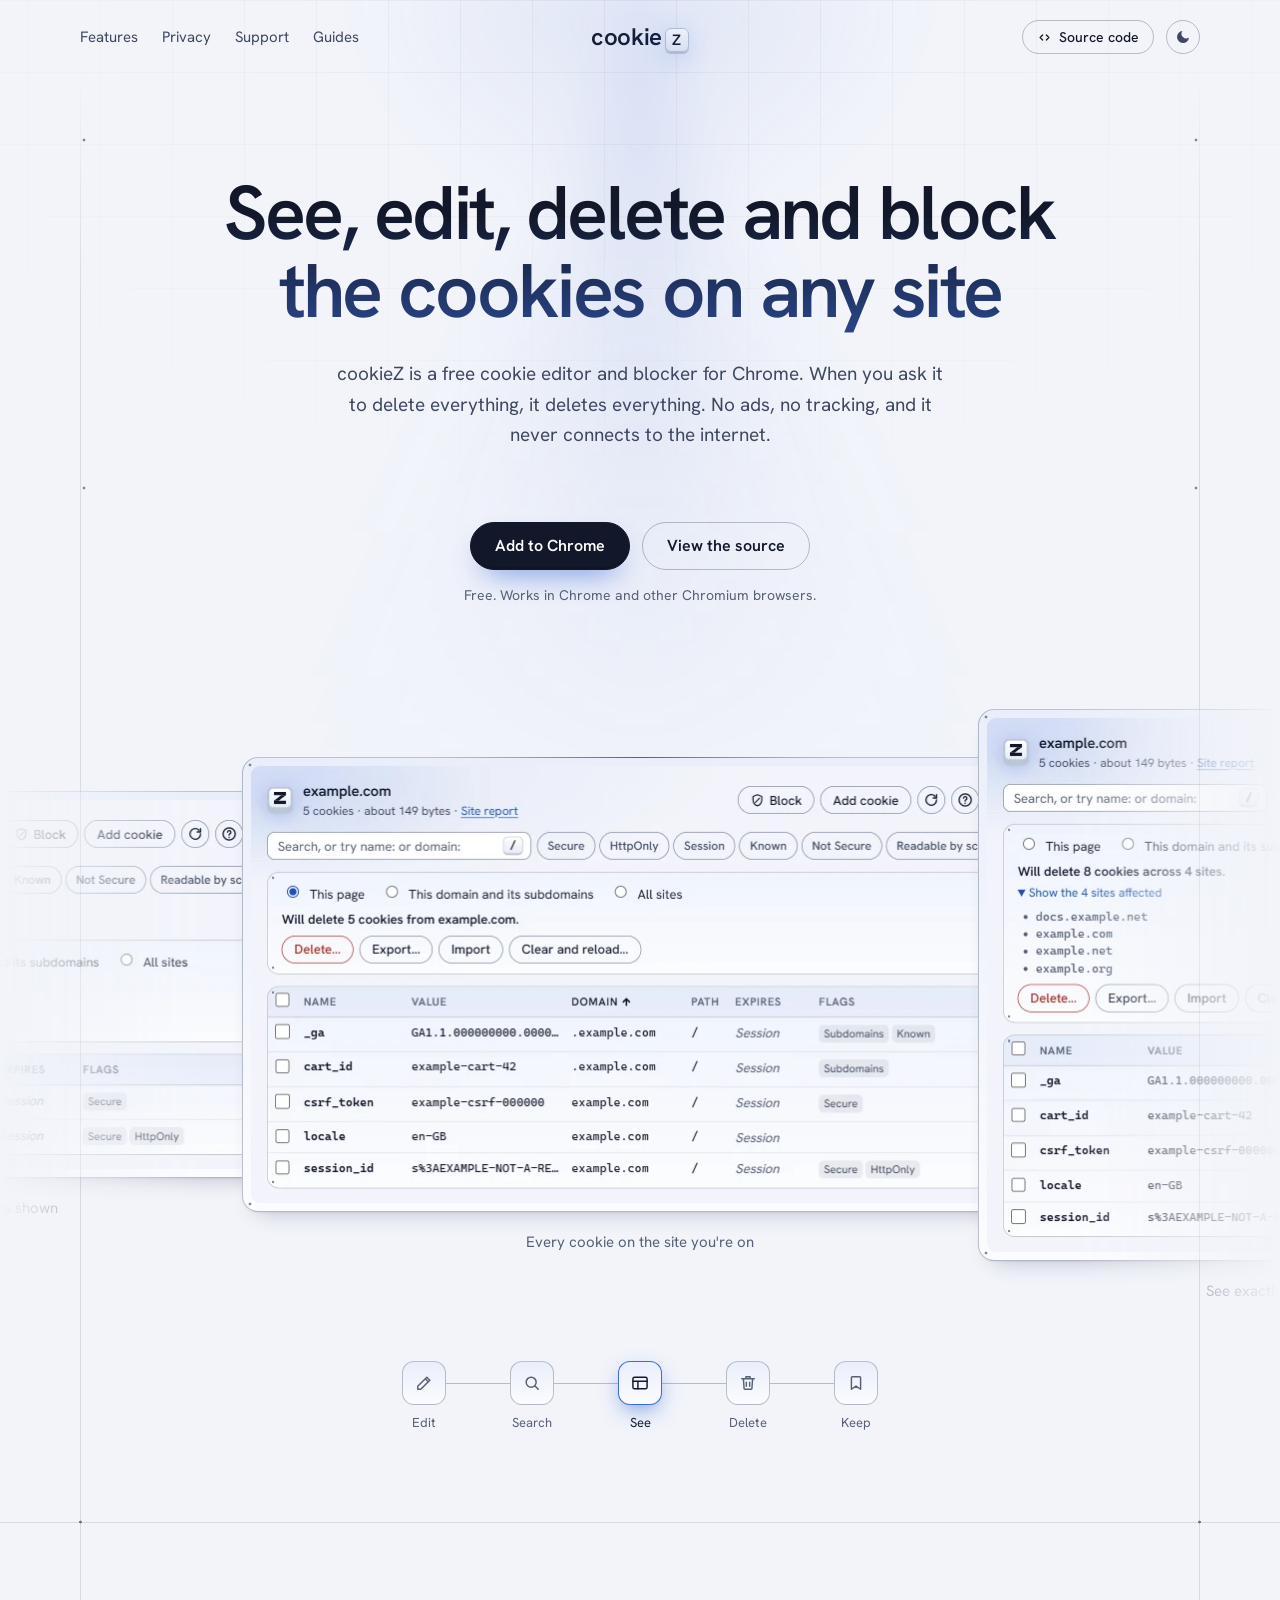
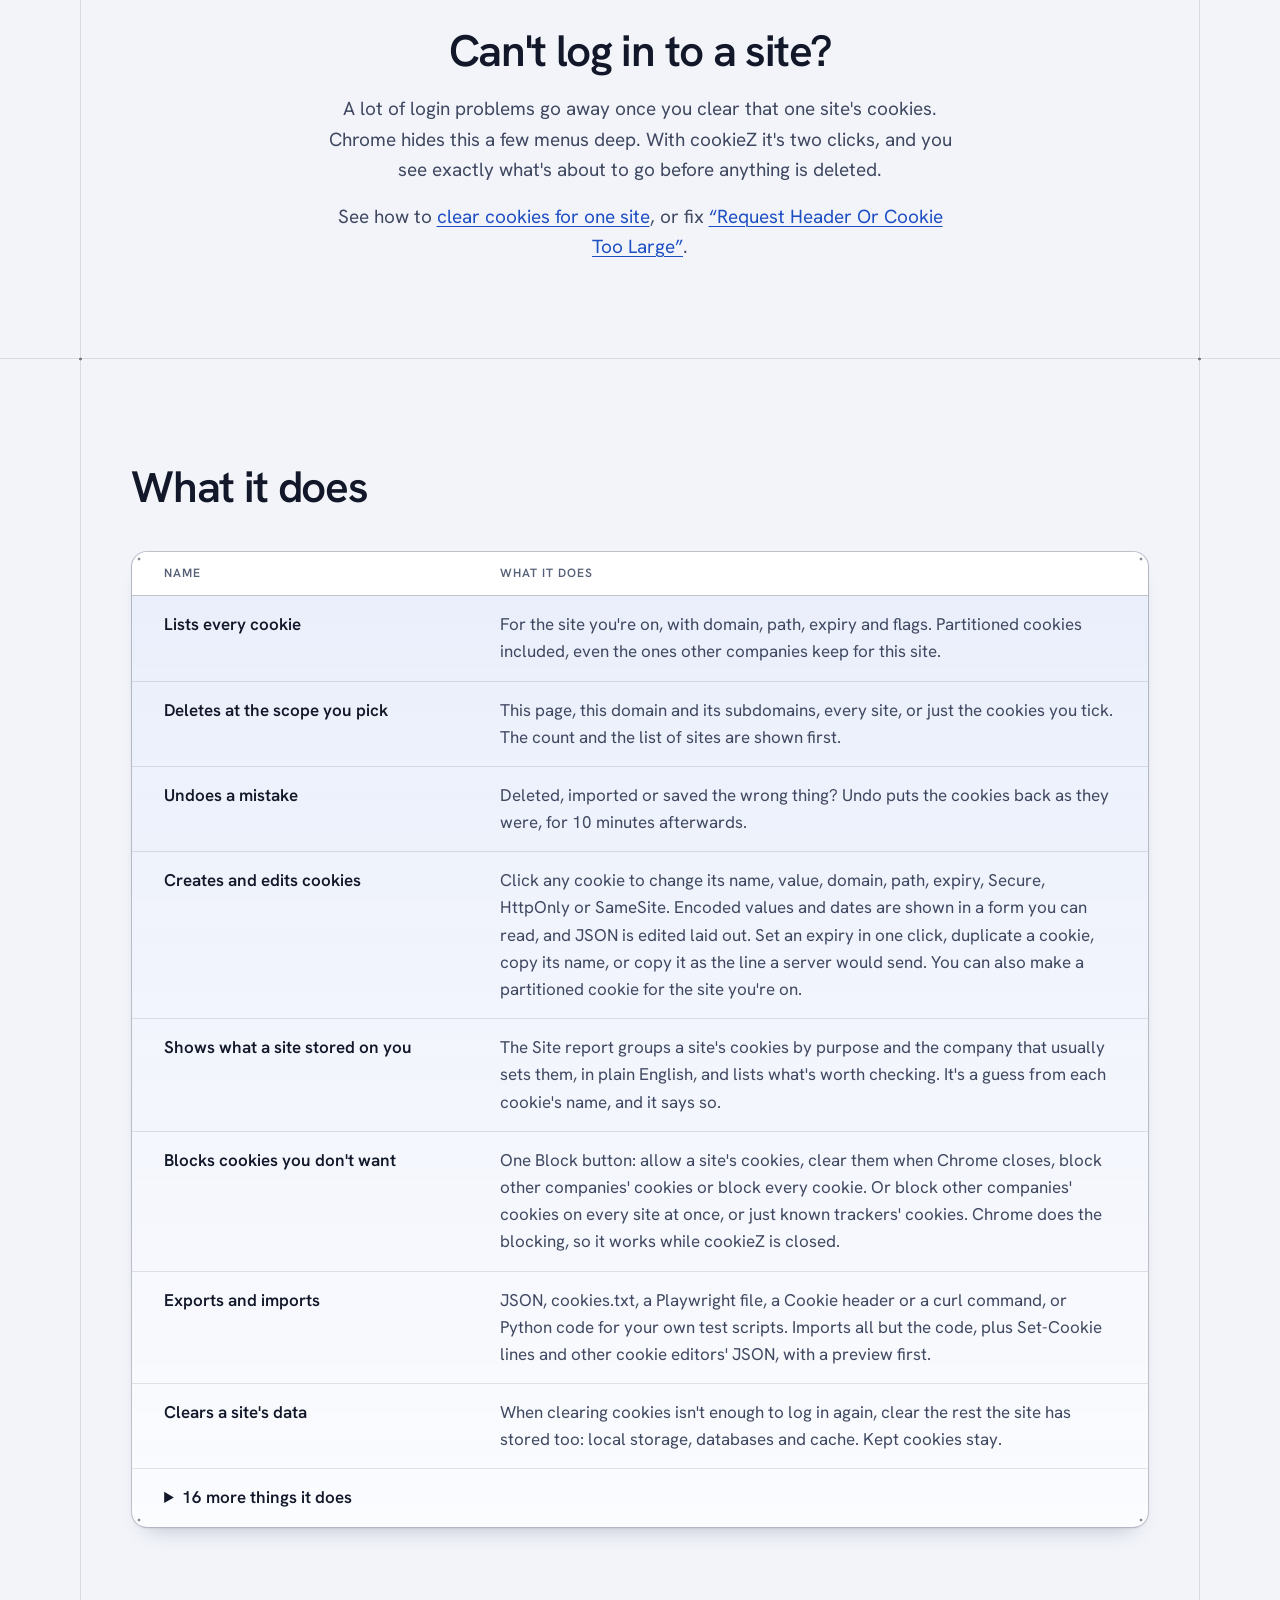
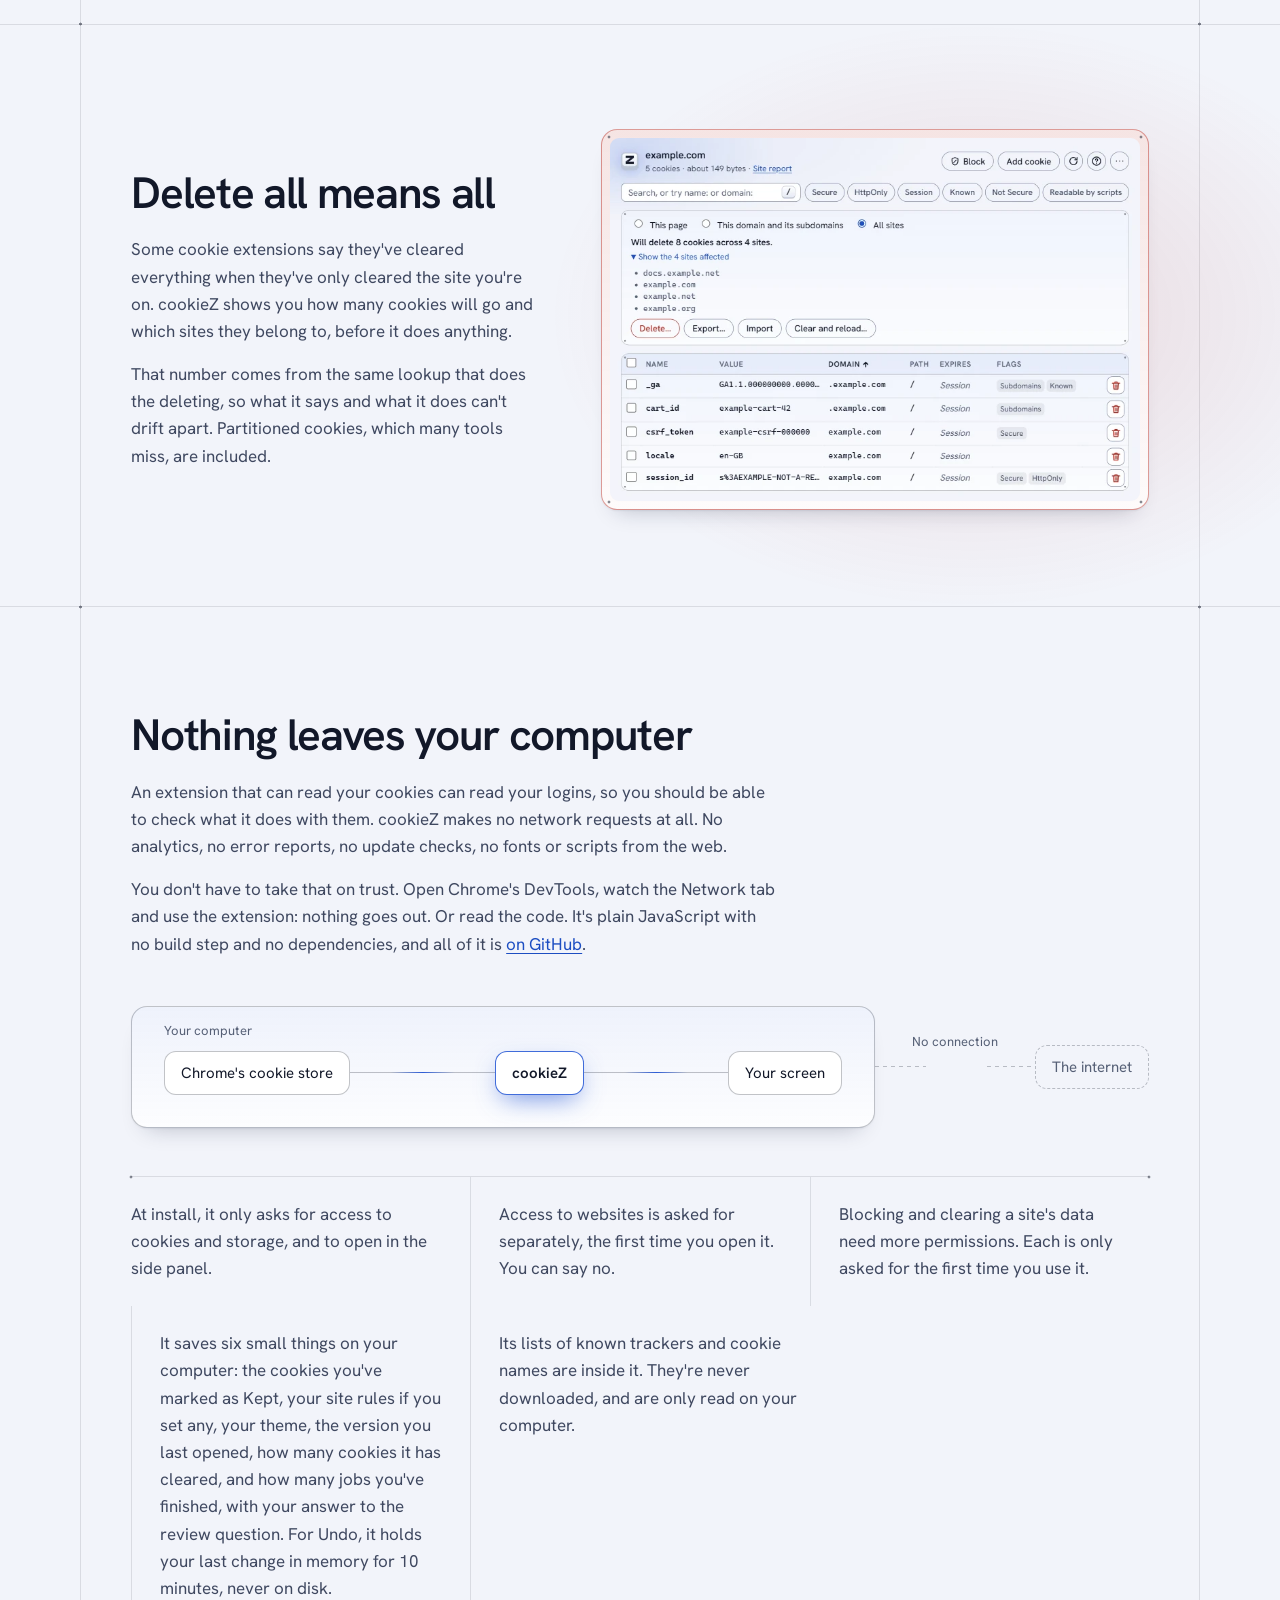
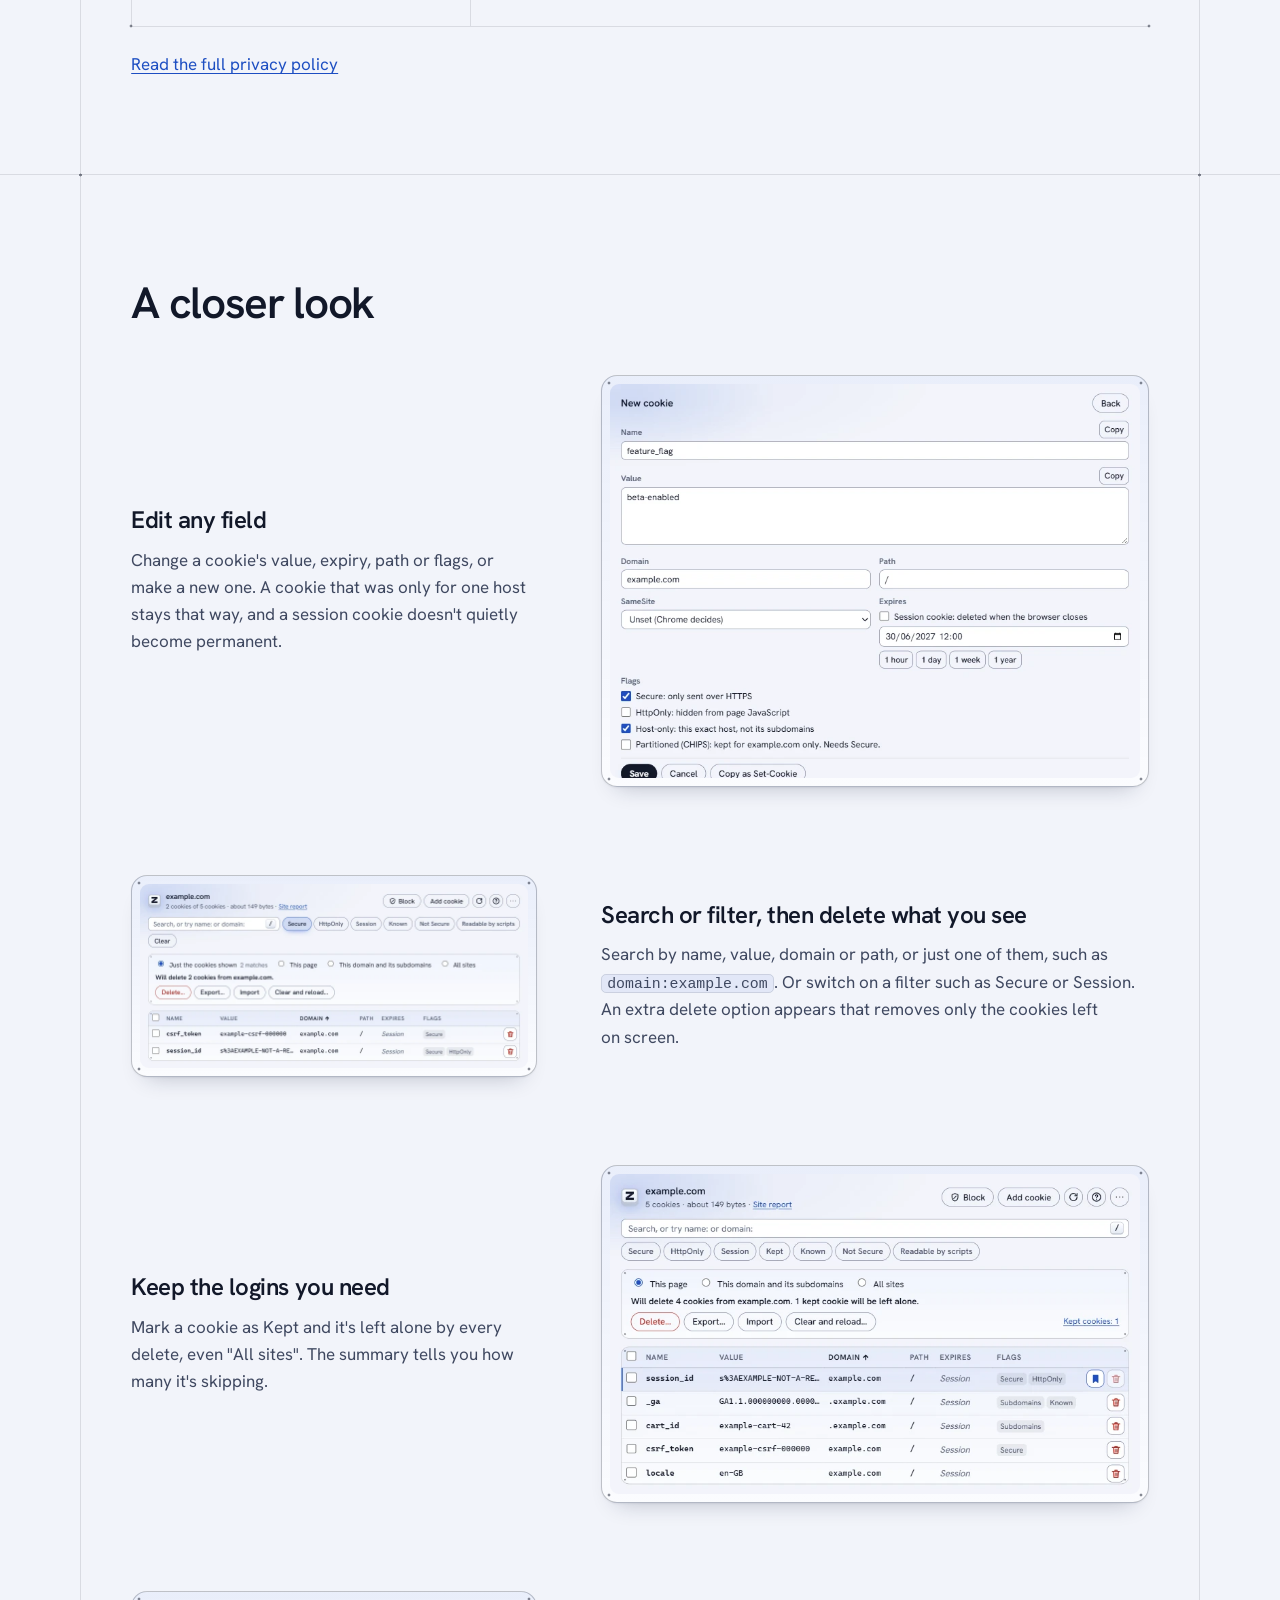
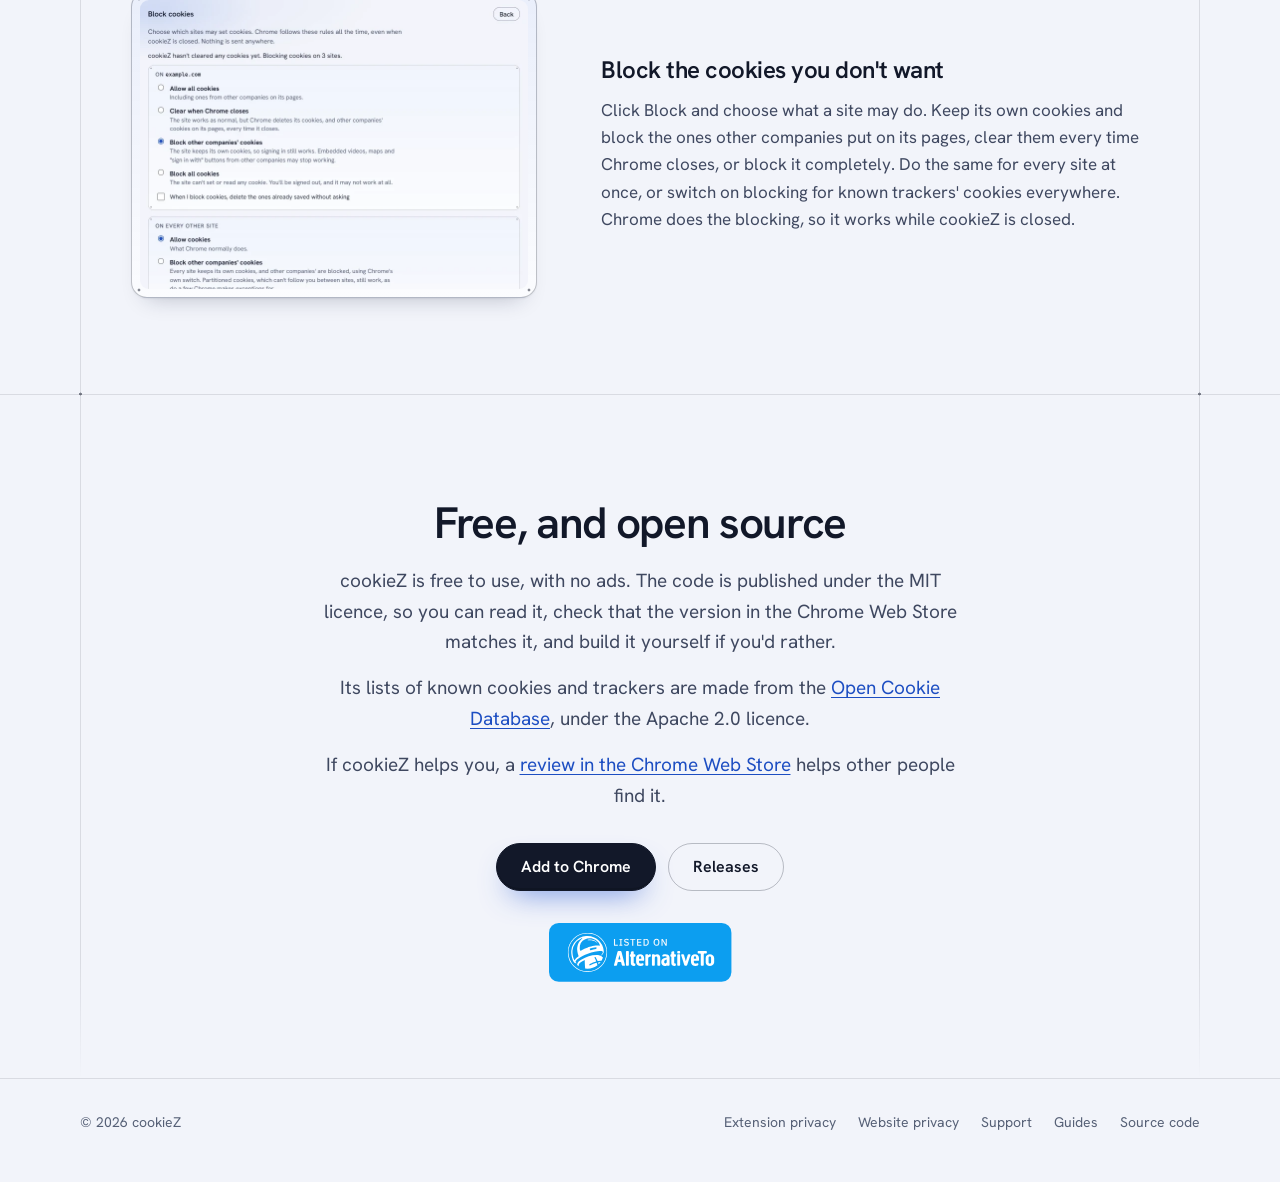
<file: docs/index.html>
<!DOCTYPE html>
<html lang="en-GB">
<head>
  <meta charset="utf-8">
  <meta name="viewport" content="width=device-width, initial-scale=1">
  <meta name="color-scheme" content="light dark">
  <!-- Applies the theme the visitor picked, before the page is drawn, so it
       doesn't flash. It's inline and not deferred for that reason. See theme.js. -->
  <script>
    try {
      const saved = localStorage.getItem("color-scheme");
      if (saved === "light" || saved === "dark") {
        document.documentElement.classList.add(saved);
        document.querySelector('meta[name="color-scheme"]').content = saved;
      }
    } catch (e) {}
  </script>
  <title>cookieZ - Cookie Editor &amp; Blocker for Chrome</title>
  <meta name="description" content="A free cookie editor and blocker for Chrome. View, create, edit, delete and block cookies, and delete all of them when you ask. No ads, no tracking, no network requests.">
  <link rel="canonical" href="https://cookiez.uk/">
  <script type="application/ld+json">
  {
    "@context": "https://schema.org",
    "@type": "SoftwareApplication",
    "name": "cookieZ",
    "alternateName": "Cookie Editor & Blocker - cookieZ",
    "description": "A free cookie editor and blocker for Chrome. No ads, no tracking, no network requests.",
    "url": "https://cookiez.uk/",
    "applicationCategory": "BrowserApplication",
    "operatingSystem": "Chrome",
    "installUrl": "https://chromewebstore.google.com/detail/cookiez-cookie-editor/ceonoigjmjpfhkiokodcnhneecfhfokb",
    "license": "https://opensource.org/license/mit",
    "offers": {
      "@type": "Offer",
      "price": "0",
      "priceCurrency": "GBP"
    }
  }
  </script>
  <meta property="og:type" content="website">
  <meta property="og:site_name" content="cookieZ">
  <meta property="og:title" content="cookieZ - Cookie Editor &amp; Blocker for Chrome">
  <meta property="og:description" content="A free cookie editor and blocker for Chrome. View, create, edit, delete and block cookies, and delete all of them when you ask. No ads, no tracking, no network requests.">
  <meta property="og:url" content="https://cookiez.uk/">
  <meta property="og:image" content="https://cookiez.uk/images/01-overview.png">
  <meta property="og:image:width" content="1280">
  <meta property="og:image:height" content="800">
  <meta name="twitter:card" content="summary_large_image">
  <link rel="icon" type="image/png" sizes="32x32" href="images/favicon-32.png">
  <link rel="apple-touch-icon" href="images/icon-128.png">
  <!-- The headline uses this font, so fetch it straight away. -->
  <link rel="preload" href="fonts/hanken-grotesk.woff2" as="font" type="font/woff2" crossorigin>
  <link rel="stylesheet" href="style.css?v=2.3.0">
  <script src="carousel.js?v=2.3.0" defer></script>
  <script src="spotlight.js?v=2.3.0" defer></script>
  <script src="theme.js?v=2.3.0" defer></script>
</head>
<body>
  <a class="skip" href="#main">Skip to content</a>

  <header class="site-header">
    <div class="wrap">
      <nav class="site-nav" aria-label="Main">
        <ul>
          <li><a href="#features">Features</a></li>
          <li><a href="privacy/">Privacy</a></li>
          <li><a href="support/">Support</a></li>
          <li><a href="guides/">Guides</a></li>
        </ul>
      </nav>
      <a class="wordmark" href="./" aria-label="cookieZ home">cookie<span class="key" aria-hidden="true">Z</span></a>
      <div class="header-end">
        <a class="pill" href="https://github.com/mwc0/cookie-manager">
          <svg viewBox="0 0 24 24" aria-hidden="true" focusable="false">
            <path d="m9 8-4 4 4 4m6-8 4 4-4 4" fill="none" stroke="currentColor" stroke-width="2" stroke-linecap="round" stroke-linejoin="round"/>
          </svg>
          Source code
        </a>
        <button type="button" class="theme-toggle" aria-label="Switch theme" hidden>
          <svg class="icon-moon" viewBox="0 0 24 24" aria-hidden="true" focusable="false">
            <path d="M21 12.79A9 9 0 1 1 11.21 3 7 7 0 0 0 21 12.79Z" fill="currentColor"/>
          </svg>
          <svg class="icon-sun" viewBox="0 0 24 24" aria-hidden="true" focusable="false">
            <circle cx="12" cy="12" r="4.2" fill="currentColor"/>
            <g stroke="currentColor" stroke-width="2" stroke-linecap="round">
              <line x1="12" y1="1.5" x2="12" y2="3.6"/>
              <line x1="12" y1="20.4" x2="12" y2="22.5"/>
              <line x1="1.5" y1="12" x2="3.6" y2="12"/>
              <line x1="20.4" y1="12" x2="22.5" y2="12"/>
              <line x1="4.6" y1="4.6" x2="6.1" y2="6.1"/>
              <line x1="17.9" y1="17.9" x2="19.4" y2="19.4"/>
              <line x1="4.6" y1="19.4" x2="6.1" y2="17.9"/>
              <line x1="17.9" y1="6.1" x2="19.4" y2="4.6"/>
            </g>
          </svg>
        </button>
      </div>
    </div>
  </header>

  <main id="main">
    <section class="hero">
      <!-- The beam of light. Decoration only. -->
      <div class="beam" aria-hidden="true"></div>
      <div class="wrap">
        <div class="hero-copy ticks">
          <h1>See, edit, delete and block the cookies on any site</h1>
          <p class="lede">cookieZ is a free cookie editor and blocker for Chrome. When you ask it to delete everything, it deletes everything. No ads, no tracking, and it never connects to the internet.</p>
        </div>
        <div class="actions">
          <a class="button" href="https://chromewebstore.google.com/detail/cookiez-cookie-editor/ceonoigjmjpfhkiokodcnhneecfhfokb?utm_source=cookiez.uk&amp;utm_content=home">Add to Chrome</a>
          <a class="button secondary" href="https://github.com/mwc0/cookie-manager">View the source</a>
        </div>
        <p class="note">Free. Works in Chrome and other Chromium browsers.</p>
      </div>
      <!-- Five screenshots in a strip that scrolls sideways. It works without
           JavaScript. carousel.js adds the row of icons underneath. The
           strip opens on the one marked data-start. Each screenshot is
           there twice, light and dark; style.css shows the one that matches
           the page. The empty "edge" span in each is the light on its top
           edge. -->
      <section class="showcase" aria-roledescription="carousel" aria-label="Screenshots of cookieZ">
        <div class="slides" tabindex="0" role="group" aria-label="Screenshots. Scroll sideways or use the arrow keys.">
            <div class="slide" role="group" aria-roledescription="slide" aria-label="1 of 5">
              <figure>
                <div class="plate ticks">
                  <span class="edge" aria-hidden="true"></span>
                  <img class="shot for-light" src="images/popup-03-edit.webp?v=2.3.0" srcset="images/popup-03-edit@2x.webp?v=2.3.0 2x" width="780" height="561" loading="lazy"
                       alt="The editor creating a new cookie, with every field shown: name, value, domain, path, SameSite, expiry and flags.">
                  <img class="shot for-dark" src="images/popup-03-edit-dark.webp?v=2.3.0" srcset="images/popup-03-edit-dark@2x.webp?v=2.3.0 2x" width="780" height="561" loading="lazy"
                       alt="The editor creating a new cookie, with every field shown: name, value, domain, path, SameSite, expiry and flags.">
                </div>
                <figcaption>Create or edit any field</figcaption>
              </figure>
            </div>
            <div class="slide" role="group" aria-roledescription="slide" aria-label="2 of 5">
              <figure>
                <div class="plate ticks">
                  <span class="edge" aria-hidden="true"></span>
                  <img class="shot for-light" src="images/popup-04-search.webp?v=2.3.0" srcset="images/popup-04-search@2x.webp?v=2.3.0 2x" width="780" height="454" loading="lazy"
                       alt="The Secure filter switched on, showing the two cookies that match, with the delete scope set to just the cookies shown.">
                  <img class="shot for-dark" src="images/popup-04-search-dark.webp?v=2.3.0" srcset="images/popup-04-search-dark@2x.webp?v=2.3.0 2x" width="780" height="454" loading="lazy"
                       alt="The Secure filter switched on, showing the two cookies that match, with the delete scope set to just the cookies shown.">
                </div>
                <figcaption>Search or filter, then delete only what's shown</figcaption>
              </figure>
            </div>
            <div class="slide" data-start role="group" aria-roledescription="slide" aria-label="3 of 5">
              <figure>
                <div class="plate ticks">
                  <span class="edge" aria-hidden="true"></span>
                  <img class="shot for-light" src="images/popup-01-overview.webp?v=2.3.0" srcset="images/popup-01-overview@2x.webp?v=2.3.0 2x" width="780" height="495" loading="lazy"
                       alt="The cookieZ popup on example.com, listing four cookies with their domain, path, expiry and flags, and the delete panel above them.">
                  <img class="shot for-dark" src="images/popup-01-overview-dark.webp?v=2.3.0" srcset="images/popup-01-overview-dark@2x.webp?v=2.3.0 2x" width="780" height="495" loading="lazy"
                       alt="The cookieZ popup on example.com, listing four cookies with their domain, path, expiry and flags, and the delete panel above them.">
                </div>
                <figcaption>Every cookie on the site you're on</figcaption>
              </figure>
            </div>
            <div class="slide" role="group" aria-roledescription="slide" aria-label="4 of 5">
              <figure>
                <div class="plate ticks">
                  <span class="edge" aria-hidden="true"></span>
                  <img class="shot for-light" src="images/popup-02-delete-scope.webp?v=2.3.0" srcset="images/popup-02-delete-scope@2x.webp?v=2.3.0 2x" width="780" height="580" loading="lazy"
                       alt="The delete panel with All sites selected: 7 cookies across 4 sites, with the four sites listed underneath.">
                  <img class="shot for-dark" src="images/popup-02-delete-scope-dark.webp?v=2.3.0" srcset="images/popup-02-delete-scope-dark@2x.webp?v=2.3.0 2x" width="780" height="580" loading="lazy"
                       alt="The delete panel with All sites selected: 7 cookies across 4 sites, with the four sites listed underneath.">
                </div>
                <figcaption>See exactly what will be deleted, before it happens</figcaption>
              </figure>
            </div>
            <div class="slide" role="group" aria-roledescription="slide" aria-label="5 of 5">
              <figure>
                <div class="plate ticks">
                  <span class="edge" aria-hidden="true"></span>
                  <img class="shot for-light" src="images/popup-05-keep.webp?v=2.3.0" srcset="images/popup-05-keep@2x.webp?v=2.3.0 2x" width="780" height="495" loading="lazy"
                       alt="A cookie marked as Kept. Its delete button is disabled and the summary says one kept cookie will be left alone.">
                  <img class="shot for-dark" src="images/popup-05-keep-dark.webp?v=2.3.0" srcset="images/popup-05-keep-dark@2x.webp?v=2.3.0 2x" width="780" height="495" loading="lazy"
                       alt="A cookie marked as Kept. Its delete button is disabled and the summary says one kept cookie will be left alone.">
                </div>
                <figcaption>Keep the cookies you don't want to lose</figcaption>
              </figure>
            </div>
        </div>
        <div class="rail" hidden>
            <button type="button" class="rail-node">
              <span class="rail-icon"><svg viewBox="0 0 24 24" aria-hidden="true" focusable="false"><path d="M4.5 19.5h3.6L19 8.6 15.4 5 4.5 15.9v3.6ZM13.5 6.9l3.6 3.6" fill="none" stroke="currentColor" stroke-width="1.75" stroke-linecap="round" stroke-linejoin="round"/></svg></span>
              <span>Edit<span class="visually-hidden"> screenshot</span></span>
            </button>
            <button type="button" class="rail-node">
              <span class="rail-icon"><svg viewBox="0 0 24 24" aria-hidden="true" focusable="false"><circle cx="11" cy="11" r="6" fill="none" stroke="currentColor" stroke-width="1.75" stroke-linecap="round" stroke-linejoin="round"/><path d="m19.5 19.5-4.2-4.2" fill="none" stroke="currentColor" stroke-width="1.75" stroke-linecap="round" stroke-linejoin="round"/></svg></span>
              <span>Search<span class="visually-hidden"> screenshot</span></span>
            </button>
            <button type="button" class="rail-node">
              <span class="rail-icon"><svg viewBox="0 0 24 24" aria-hidden="true" focusable="false"><rect x="3.5" y="5" width="17" height="14" rx="2" fill="none" stroke="currentColor" stroke-width="1.75" stroke-linecap="round" stroke-linejoin="round"/><path d="M3.5 10h17M9.5 10v9" fill="none" stroke="currentColor" stroke-width="1.75" stroke-linecap="round" stroke-linejoin="round"/></svg></span>
              <span>See<span class="visually-hidden"> screenshot</span></span>
            </button>
            <button type="button" class="rail-node">
              <span class="rail-icon"><svg viewBox="0 0 24 24" aria-hidden="true" focusable="false"><path d="M4.5 7h15M9.5 7V4.5h5V7M6.5 7l.8 11.6a1 1 0 0 0 1 .9h7.4a1 1 0 0 0 1-.9L17.5 7M10 11v5M14 11v5" fill="none" stroke="currentColor" stroke-width="1.75" stroke-linecap="round" stroke-linejoin="round"/></svg></span>
              <span>Delete<span class="visually-hidden"> screenshot</span></span>
            </button>
            <button type="button" class="rail-node">
              <span class="rail-icon"><svg viewBox="0 0 24 24" aria-hidden="true" focusable="false"><path d="M7.5 4.5h9a1 1 0 0 1 1 1v14l-5.5-3.8-5.5 3.8v-14a1 1 0 0 1 1-1Z" fill="none" stroke="currentColor" stroke-width="1.75" stroke-linecap="round" stroke-linejoin="round"/></svg></span>
              <span>Keep<span class="visually-hidden"> screenshot</span></span>
            </button>
        </div>
      </section>
    </section>

    <section class="section centred">
      <div class="wrap">
        <h2>Can't log in to a site?</h2>
        <p>A lot of login problems go away once you clear that one site's cookies. Chrome hides this a few menus deep. With cookieZ it's two clicks, and you see exactly what's about to go before anything is deleted.</p>
        <p>See how to <a href="clear-cookies-for-one-site/">clear cookies for one site</a>, or fix <a href="cookie-too-large/">&ldquo;Request Header Or Cookie Too Large&rdquo;</a>.</p>
      </div>
    </section>

    <section class="section" id="features">
      <div class="wrap">
        <h2>What it does</h2>
        <!-- Laid out like the cookie table in the popup. The heading row is
             only for looks, so screen readers skip it. -->
        <div class="plate ledger ticks reveal">
          <div class="ledger-head" aria-hidden="true"><span>Name</span><span>What it does</span></div>
          <ul class="features">
            <li><strong>Lists every cookie</strong> <span>For the site you're on, with domain, path, expiry and flags. Partitioned cookies included, even the ones other companies keep for this site.</span></li>
            <li><strong>Deletes at the scope you pick</strong> <span>This page, this domain and its subdomains, every site, or just the cookies you tick. The count and the list of sites are shown first.</span></li>
            <li><strong>Undoes a mistake</strong> <span>Deleted, imported or saved the wrong thing? Undo puts the cookies back as they were, for 10 minutes afterwards.</span></li>
            <li><strong>Creates and edits cookies</strong> <span>Click any cookie to change its name, value, domain, path, expiry, Secure, HttpOnly or SameSite. Encoded values and dates are shown in a form you can read, and JSON is edited laid out. Set an expiry in one click, duplicate a cookie, copy its name, or copy it as the line a server would send. You can also make a partitioned cookie for the site you're on.</span></li>
            <li><strong>Shows what a site stored on you</strong> <span>The Site report groups a site's cookies by purpose and the company that usually sets them, in plain English, and lists what's worth checking. It's a guess from each cookie's name, and it says so.</span></li>
            <li><strong>Blocks cookies you don't want</strong> <span>One Block button: allow a site's cookies, clear them when Chrome closes, block other companies' cookies or block every cookie. Or block other companies' cookies on every site at once, or just known trackers' cookies. Chrome does the blocking, so it works while cookieZ is closed.</span></li>
            <li><strong>Exports and imports</strong> <span>JSON, cookies.txt, a Playwright file, a Cookie header or a curl command, or Python code for your own test scripts. Imports all but the code, plus Set-Cookie lines and other cookie editors' JSON, with a preview first.</span></li>
            <li><strong>Clears a site's data</strong> <span>When clearing cookies isn't enough to log in again, clear the rest the site has stored too: local storage, databases and cache. Kept cookies stay.</span></li>
          </ul>
          <details class="more-features">
            <summary>16 more things it does</summary>
            <ul class="features">
              <li><strong>Says why a cookie won't save</strong> <span>Chrome refuses some cookies without giving a reason: too big, or breaking the rules for names starting __Host- or __Secure-. cookieZ tells you which, before it tries.</span></li>
              <li><strong>Locks an export with a password</strong> <span>Add a password and the file is locked on your computer, using the browser's own encryption. Import asks for the password. It's never saved, so don't lose it. If an export holds sign-in cookies and has no password, cookieZ says so.</span></li>
              <li><strong>Reloads the site when you're ready</strong> <span>After a delete, an import or an Undo, a button reloads the page you're on, so it starts afresh. Nothing reloads until you click it. Clear and reload clears a site's data and reloads it in one click.</span></li>
              <li><strong>Stays open beside the page</strong> <span>Open cookieZ in Chrome's side panel and it stays there while you work, showing the cookies of whichever tab you're on.</span></li>
              <li><strong>Speaks your language</strong> <span>English, German, Spanish, French, Japanese and Brazilian Portuguese, following Chrome's own language.</span></li>
              <li><strong>Copies cookies between sites</strong> <span>Import cookies from one site onto another, such as from a staging site to localhost.</span></li>
              <li><strong>Compares with an earlier export</strong> <span>Load an export from before and see which cookies are new since, which have gone and which have changed. Names and sites only, never values, and nothing is written.</span></li>
              <li><strong>Keeps up with the site</strong> <span>When a site sets or changes a cookie, the table updates by itself and marks what changed. A list shows what was added, changed, removed or expired while cookieZ was open.</span></li>
              <li><strong>Shows how big they are</strong> <span>Each site's total, with a warning when there are enough cookies to stop you logging in. Sort by size to find the biggest.</span></li>
              <li><strong>Searches and filters</strong> <span>By name, value, domain or path, or in one click: Secure, Session, Expiring soon and more. Checks for developers find cookies that aren't Secure, that scripts can read, or that are SameSite None. Then you can delete just the cookies you can see.</span></li>
              <li><strong>Names well-known cookies</strong> <span>A cookie with a well-known name gets a Known label, and the editor says who usually sets it and what for. It's a guess from the name, looked up in a list inside cookieZ.</span></li>
              <li><strong>Counts what it's cleared</strong> <span>The Block screen shows how many cookies cookieZ has cleared for you so far. The number stays on your computer.</span></li>
              <li><strong>Keeps the ones you need</strong> <span>Mark a cookie as Kept and cookieZ won't delete it, even when you clear every site. Kept cookies are listed first when others sort the same, and one screen lists everything you've kept.</span></li>
              <li><strong>Tells you when Chrome changes things</strong> <span>Chrome caps cookie expiry at about 400 days. If you ask for longer, cookieZ says so.</span></li>
              <li><strong>Works in incognito</strong> <span>Incognito cookies stay separate from your normal ones.</span></li>
              <li><strong>Light or dark</strong> <span>It starts in your system's theme and remembers if you pick the other one.</span></li>
              <li><strong>Works from the keyboard</strong> <span>Alt+Shift+K opens it, / jumps to the search, N starts a new cookie, the arrow keys move through cookies and Esc goes back. Screen readers read out its messages. Help is built in, and works offline.</span></li>
            </ul>
          </details>
        </div>
      </div>
    </section>

    <section class="section danger">
      <div class="wrap split">
        <div>
          <h2>Delete all means all</h2>
          <p>Some cookie extensions say they've cleared everything when they've only cleared the site you're on. cookieZ shows you how many cookies will go and which sites they belong to, before it does anything.</p>
          <p>That number comes from the same lookup that does the deleting, so what it says and what it does can't drift apart. Partitioned cookies, which many tools miss, are included.</p>
        </div>
        <div class="plate ticks reveal">
          <img class="shot for-light" src="images/popup-02-delete-scope.webp?v=2.3.0" srcset="images/popup-02-delete-scope@2x.webp?v=2.3.0 2x" width="780" height="580" loading="lazy"
               alt="The delete panel with All sites selected: 7 cookies across 4 sites, with the four sites listed underneath.">
          <img class="shot for-dark" src="images/popup-02-delete-scope-dark.webp?v=2.3.0" srcset="images/popup-02-delete-scope-dark@2x.webp?v=2.3.0 2x" width="780" height="580" loading="lazy"
               alt="The delete panel with All sites selected: 7 cookies across 4 sites, with the four sites listed underneath.">
        </div>
      </div>
    </section>

    <section class="section">
      <div class="wrap">
        <h2>Nothing leaves your computer</h2>
        <p>An extension that can read your cookies can read your logins, so you should be able to check what it does with them. cookieZ makes no network requests at all. No analytics, no error reports, no update checks, no fonts or scripts from the web.</p>
        <p>You don't have to take that on trust. Open Chrome's DevTools, watch the Network tab and use the extension: nothing goes out. Or read the code. It's plain JavaScript with no build step and no dependencies, and all of it is <a href="https://github.com/mwc0/cookie-manager">on GitHub</a>.</p>
        <!-- A picture of the paragraph above. Screen readers get the
             aria-label instead of the boxes. -->
        <div class="wire reveal" role="img" aria-label="Diagram. On your computer, cookies move between Chrome's cookie store, cookieZ and your screen. The line from your computer to the internet is cut: there is no connection.">
          <div class="wire-box">
            <span class="wire-title">Your computer</span>
            <div class="wire-row">
              <span class="chip">Chrome's cookie store</span>
              <span class="wire-link"></span>
              <span class="chip lit">cookieZ</span>
              <span class="wire-link"></span>
              <span class="chip">Your screen</span>
            </div>
          </div>
          <span class="wire-cut"><span class="wire-cut-label">No connection</span></span>
          <span class="chip off">The internet</span>
        </div>
        <ul class="facts ticks">
          <li>At install, it only asks for access to cookies and storage, and to open in the side panel.</li>
          <li>Access to websites is asked for separately, the first time you open it. You can say no.</li>
          <li>Blocking and clearing a site's data need more permissions. Each is only asked for the first time you use it.</li>
          <li>It saves six small things on your computer: the cookies you've marked as Kept, your site rules if you set any, your theme, the version you last opened, how many cookies it has cleared, and how many jobs you've finished, with your answer to the review question. For Undo, it holds your last change in memory for 10 minutes, never on disk.</li>
          <li>Its lists of known trackers and cookie names are inside it. They're never downloaded, and are only read on your computer.</li>
        </ul>
        <p class="after-list"><a href="privacy/">Read the full privacy policy</a></p>
      </div>
    </section>

    <section class="section">
      <div class="wrap">
        <h2>A closer look</h2>
        <div class="split tour">
          <div>
            <h3>Edit any field</h3>
            <p>Change a cookie's value, expiry, path or flags, or make a new one. A cookie that was only for one host stays that way, and a session cookie doesn't quietly become permanent.</p>
          </div>
          <div class="plate ticks reveal">
            <img class="shot for-light" src="images/popup-03-edit.webp?v=2.3.0" srcset="images/popup-03-edit@2x.webp?v=2.3.0 2x" width="780" height="561" loading="lazy"
                 alt="The editor creating a new cookie, with every field shown: name, value, domain, path, SameSite, expiry and flags.">
            <img class="shot for-dark" src="images/popup-03-edit-dark.webp?v=2.3.0" srcset="images/popup-03-edit-dark@2x.webp?v=2.3.0 2x" width="780" height="561" loading="lazy"
                 alt="The editor creating a new cookie, with every field shown: name, value, domain, path, SameSite, expiry and flags.">
          </div>
        </div>
        <div class="split flip tour">
          <div>
            <h3>Search or filter, then delete what you see</h3>
            <p>Search by name, value, domain or path, or just one of them, such as <code>domain:example.com</code>. Or switch on a filter such as Secure or Session. An extra delete option appears that removes only the cookies left on screen.</p>
          </div>
          <div class="plate ticks reveal">
            <img class="shot for-light" src="images/popup-04-search.webp?v=2.3.0" srcset="images/popup-04-search@2x.webp?v=2.3.0 2x" width="780" height="454" loading="lazy"
                 alt="The Secure filter switched on, showing the two cookies that match, with the delete scope set to just the cookies shown.">
            <img class="shot for-dark" src="images/popup-04-search-dark.webp?v=2.3.0" srcset="images/popup-04-search-dark@2x.webp?v=2.3.0 2x" width="780" height="454" loading="lazy"
                 alt="The Secure filter switched on, showing the two cookies that match, with the delete scope set to just the cookies shown.">
          </div>
        </div>
        <div class="split tour">
          <div>
            <h3>Keep the logins you need</h3>
            <p>Mark a cookie as Kept and it's left alone by every delete, even "All sites". The summary tells you how many it's skipping.</p>
          </div>
          <div class="plate ticks reveal">
            <img class="shot for-light" src="images/popup-05-keep.webp?v=2.3.0" srcset="images/popup-05-keep@2x.webp?v=2.3.0 2x" width="780" height="495" loading="lazy"
                 alt="A cookie marked as Kept. Its delete button is disabled and the summary says one kept cookie will be left alone.">
            <img class="shot for-dark" src="images/popup-05-keep-dark.webp?v=2.3.0" srcset="images/popup-05-keep-dark@2x.webp?v=2.3.0 2x" width="780" height="495" loading="lazy"
                 alt="A cookie marked as Kept. Its delete button is disabled and the summary says one kept cookie will be left alone.">
          </div>
        </div>
        <div class="split flip tour">
          <div>
            <h3>Block the cookies you don't want</h3>
            <p>Click Block and choose what a site may do. Keep its own cookies and block the ones other companies put on its pages, clear them every time Chrome closes, or block it completely. Do the same for every site at once, or switch on blocking for known trackers' cookies everywhere. Chrome does the blocking, so it works while cookieZ is closed.</p>
          </div>
          <div class="plate ticks reveal">
            <img class="shot for-light" src="images/popup-06-rules.webp?v=2.3.0" srcset="images/popup-06-rules@2x.webp?v=2.3.0 2x" width="780" height="580" loading="lazy"
                 alt="The Site rules screen. One site is set to block other companies' cookies, and a list shows every site with a rule.">
            <img class="shot for-dark" src="images/popup-06-rules-dark.webp?v=2.3.0" srcset="images/popup-06-rules-dark@2x.webp?v=2.3.0 2x" width="780" height="580" loading="lazy"
                 alt="The Site rules screen. One site is set to block other companies' cookies, and a list shows every site with a rule.">
          </div>
        </div>
      </div>
    </section>

    <section class="section centred">
      <div class="wrap">
        <h2>Free, and open source</h2>
        <p>cookieZ is free to use, with no ads. The code is published under the MIT licence, so you can read it, check that the version in the Chrome Web Store matches it, and build it yourself if you'd rather.</p>
        <p>Its lists of known cookies and trackers are made from the <a href="https://github.com/jkwakman/Open-Cookie-Database">Open Cookie Database</a>, under the Apache 2.0 licence.</p>
        <p>If cookieZ helps you, a <a href="https://chromewebstore.google.com/detail/ceonoigjmjpfhkiokodcnhneecfhfokb/reviews">review in the Chrome Web Store</a> helps other people find it.</p>
        <div class="actions">
          <a class="button" href="https://chromewebstore.google.com/detail/cookiez-cookie-editor/ceonoigjmjpfhkiokodcnhneecfhfokb?utm_source=cookiez.uk&amp;utm_content=home">Add to Chrome</a>
          <a class="button secondary" href="https://github.com/mwc0/cookie-manager/releases">Releases</a>
        </div>
        <!-- A copy kept here, so the page loads nothing from another server. -->
        <div class="actions"><a href="https://alternativeto.net/software/cookiez/about/"><img src="images/alternativeto-badge.svg" alt="cookieZ on AlternativeTo" width="183" height="59"></a></div>
      </div>
    </section>
  </main>

  <footer class="site-footer">
    <div class="wrap">
      <span>&copy; 2026 cookieZ</span>
      <ul>
        <li><a href="privacy/">Extension privacy</a></li>
        <li><a href="website-privacy/">Website privacy</a></li>
        <li><a href="support/">Support</a></li>
        <li><a href="guides/">Guides</a></li>
        <li><a href="https://github.com/mwc0/cookie-manager">Source code</a></li>
      </ul>
    </div>
  </footer>
</body>
</html>
</file>
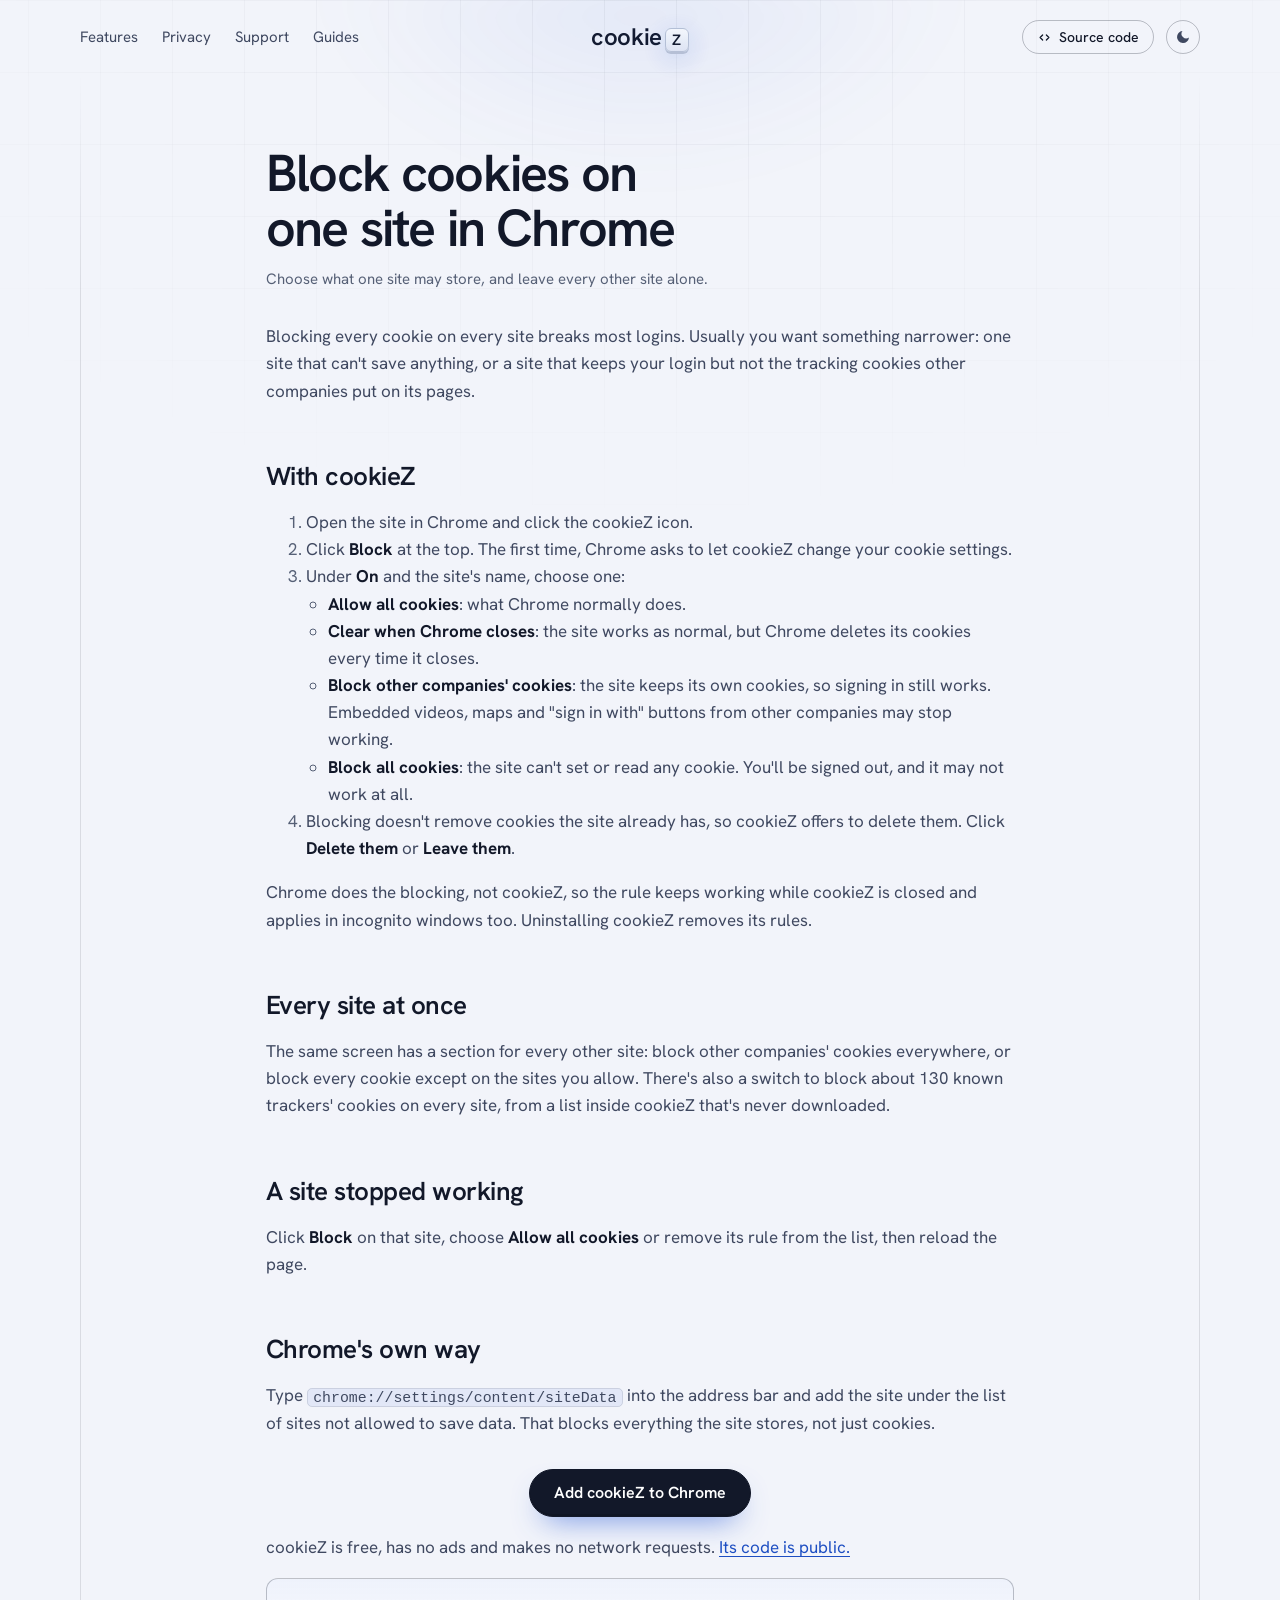
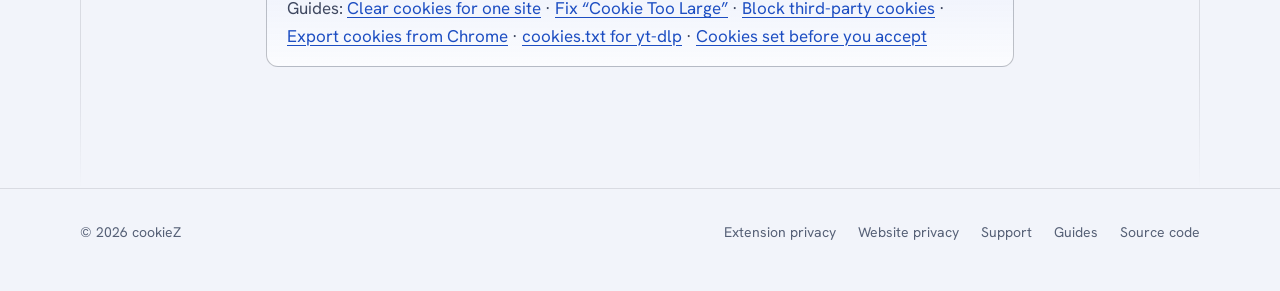
<file: docs/block-cookies-on-one-site/index.html>
<!DOCTYPE html>
<html lang="en-GB">
<head>
  <meta charset="utf-8">
  <meta name="viewport" content="width=device-width, initial-scale=1">
  <meta name="color-scheme" content="light dark">
  <!-- Applies the theme the visitor picked, before the page is drawn, so it
       doesn't flash. It's inline and not deferred for that reason. See theme.js. -->
  <script>
    try {
      const saved = localStorage.getItem("color-scheme");
      if (saved === "light" || saved === "dark") {
        document.documentElement.classList.add(saved);
        document.querySelector('meta[name="color-scheme"]').content = saved;
      }
    } catch (e) {}
  </script>
  <title>Block cookies on one site in Chrome - cookieZ</title>
  <meta name="description" content="How to stop one website setting cookies in Chrome, block only other companies&#x27; cookies on it, or have its cookies cleared every time Chrome closes.">
  <link rel="canonical" href="https://cookiez.uk/block-cookies-on-one-site/">
  <meta property="og:type" content="article">
  <meta property="og:site_name" content="cookieZ">
  <meta property="og:title" content="Block cookies on one site in Chrome - cookieZ">
  <meta property="og:description" content="How to stop one website setting cookies in Chrome, block only other companies&#x27; cookies on it, or have its cookies cleared every time Chrome closes.">
  <meta property="og:url" content="https://cookiez.uk/block-cookies-on-one-site/">
  <meta property="og:image" content="https://cookiez.uk/images/01-overview.png">
  <meta property="og:image:width" content="1280">
  <meta property="og:image:height" content="800">
  <meta name="twitter:card" content="summary_large_image">
  <link rel="icon" type="image/png" sizes="32x32" href="../images/favicon-32.png">
  <!-- The heading uses this font, so fetch it straight away. -->
  <link rel="preload" href="../fonts/hanken-grotesk.woff2" as="font" type="font/woff2" crossorigin>
  <link rel="stylesheet" href="../style.css?v=2.3.0">
  <script src="../theme.js?v=2.3.0" defer></script>
</head>
<body>
  <a class="skip" href="#main">Skip to content</a>

  <header class="site-header">
    <div class="wrap">
      <nav class="site-nav" aria-label="Main">
        <ul>
          <li><a href="../#features">Features</a></li>
          <li><a href="../privacy/">Privacy</a></li>
          <li><a href="../support/">Support</a></li>
          <li><a href="../guides/">Guides</a></li>
        </ul>
      </nav>
      <a class="wordmark" href="../" aria-label="cookieZ home">cookie<span class="key" aria-hidden="true">Z</span></a>
      <div class="header-end">
        <a class="pill" href="https://github.com/mwc0/cookie-manager">
          <svg viewBox="0 0 24 24" aria-hidden="true" focusable="false">
            <path d="m9 8-4 4 4 4m6-8 4 4-4 4" fill="none" stroke="currentColor" stroke-width="2" stroke-linecap="round" stroke-linejoin="round"/>
          </svg>
          Source code
        </a>
        <button type="button" class="theme-toggle" aria-label="Switch theme" hidden>
          <svg class="icon-moon" viewBox="0 0 24 24" aria-hidden="true" focusable="false">
            <path d="M21 12.79A9 9 0 1 1 11.21 3 7 7 0 0 0 21 12.79Z" fill="currentColor"/>
          </svg>
          <svg class="icon-sun" viewBox="0 0 24 24" aria-hidden="true" focusable="false">
            <circle cx="12" cy="12" r="4.2" fill="currentColor"/>
            <g stroke="currentColor" stroke-width="2" stroke-linecap="round">
              <line x1="12" y1="1.5" x2="12" y2="3.6"/>
              <line x1="12" y1="20.4" x2="12" y2="22.5"/>
              <line x1="1.5" y1="12" x2="3.6" y2="12"/>
              <line x1="20.4" y1="12" x2="22.5" y2="12"/>
              <line x1="4.6" y1="4.6" x2="6.1" y2="6.1"/>
              <line x1="17.9" y1="17.9" x2="19.4" y2="19.4"/>
              <line x1="4.6" y1="19.4" x2="6.1" y2="17.9"/>
              <line x1="17.9" y1="6.1" x2="19.4" y2="4.6"/>
            </g>
          </svg>
        </button>
      </div>
    </div>
  </header>

  <main id="main" class="page">
    <div class="wrap prose">
      <h1>Block cookies on one site in Chrome</h1>
      <p class="updated">Choose what one site may store, and leave every other site alone.</p>

      <p>Blocking every cookie on every site breaks most logins. Usually you want something narrower: one site that can't save anything, or a site that keeps your login but not the tracking cookies other companies put on its pages.</p>

      <h2>With cookieZ</h2>
      <ol>
        <li>Open the site in Chrome and click the cookieZ icon.</li>
        <li>Click <strong>Block</strong> at the top. The first time, Chrome asks to let cookieZ change your cookie settings.</li>
        <li>Under <strong>On</strong> and the site's name, choose one:
          <ul>
            <li><strong>Allow all cookies</strong>: what Chrome normally does.</li>
            <li><strong>Clear when Chrome closes</strong>: the site works as normal, but Chrome deletes its cookies every time it closes.</li>
            <li><strong>Block other companies' cookies</strong>: the site keeps its own cookies, so signing in still works. Embedded videos, maps and "sign in with" buttons from other companies may stop working.</li>
            <li><strong>Block all cookies</strong>: the site can't set or read any cookie. You'll be signed out, and it may not work at all.</li>
          </ul>
        </li>
        <li>Blocking doesn't remove cookies the site already has, so cookieZ offers to delete them. Click <strong>Delete them</strong> or <strong>Leave them</strong>.</li>
      </ol>
      <p>Chrome does the blocking, not cookieZ, so the rule keeps working while cookieZ is closed and applies in incognito windows too. Uninstalling cookieZ removes its rules.</p>

      <h2>Every site at once</h2>
      <p>The same screen has a section for every other site: block other companies' cookies everywhere, or block every cookie except on the sites you allow. There's also a switch to block about 130 known trackers' cookies on every site, from a list inside cookieZ that's never downloaded.</p>

      <h2>A site stopped working</h2>
      <p>Click <strong>Block</strong> on that site, choose <strong>Allow all cookies</strong> or remove its rule from the list, then reload the page.</p>

      <h2>Chrome's own way</h2>
      <p>Type <code>chrome://settings/content/siteData</code> into the address bar and add the site under the list of sites not allowed to save data. That blocks everything the site stores, not just cookies.</p>

      <div class="actions"><a class="button" href="https://chromewebstore.google.com/detail/cookiez-cookie-editor/ceonoigjmjpfhkiokodcnhneecfhfokb?utm_source=cookiez.uk&amp;utm_content=block-cookies-on-one-site">Add cookieZ to Chrome</a></div>
      <p>cookieZ is free, has no ads and makes no network requests. <a href="https://github.com/mwc0/cookie-manager">Its code is public.</a></p>

      <p class="aside">Guides: <a href="../clear-cookies-for-one-site/">Clear cookies for one site</a> · <a href="../cookie-too-large/">Fix “Cookie Too Large”</a> · <a href="../block-third-party-cookies/">Block third-party cookies</a> · <a href="../export-cookies/">Export cookies from Chrome</a> · <a href="../yt-dlp-cookies/">cookies.txt for yt-dlp</a> · <a href="../cookies-before-you-accept/">Cookies set before you accept</a></p>
    </div>
  </main>

  <footer class="site-footer">
    <div class="wrap">
      <span>&copy; 2026 cookieZ</span>
      <ul>
        <li><a href="../privacy/">Extension privacy</a></li>
        <li><a href="../website-privacy/">Website privacy</a></li>
        <li><a href="../support/">Support</a></li>
        <li><a href="../guides/">Guides</a></li>
        <li><a href="https://github.com/mwc0/cookie-manager">Source code</a></li>
      </ul>
    </div>
  </footer>
</body>
</html>
</file>
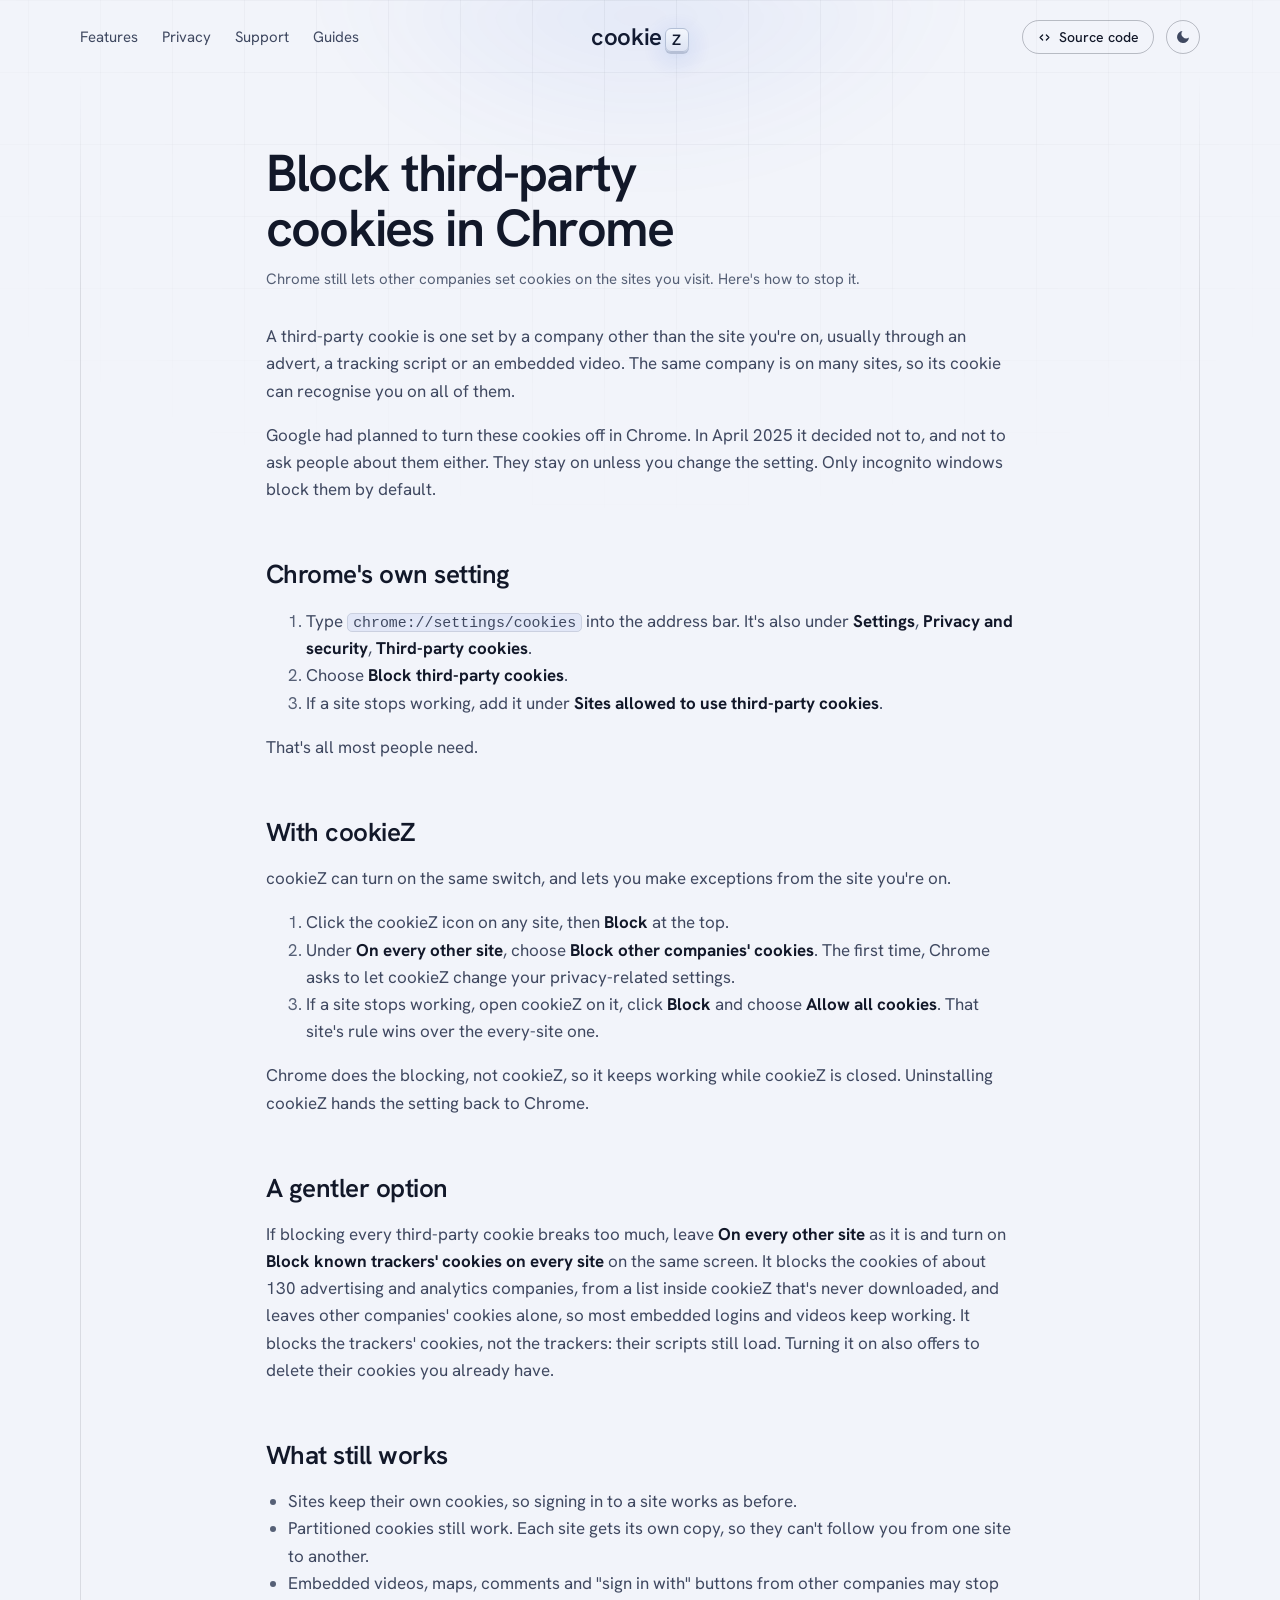
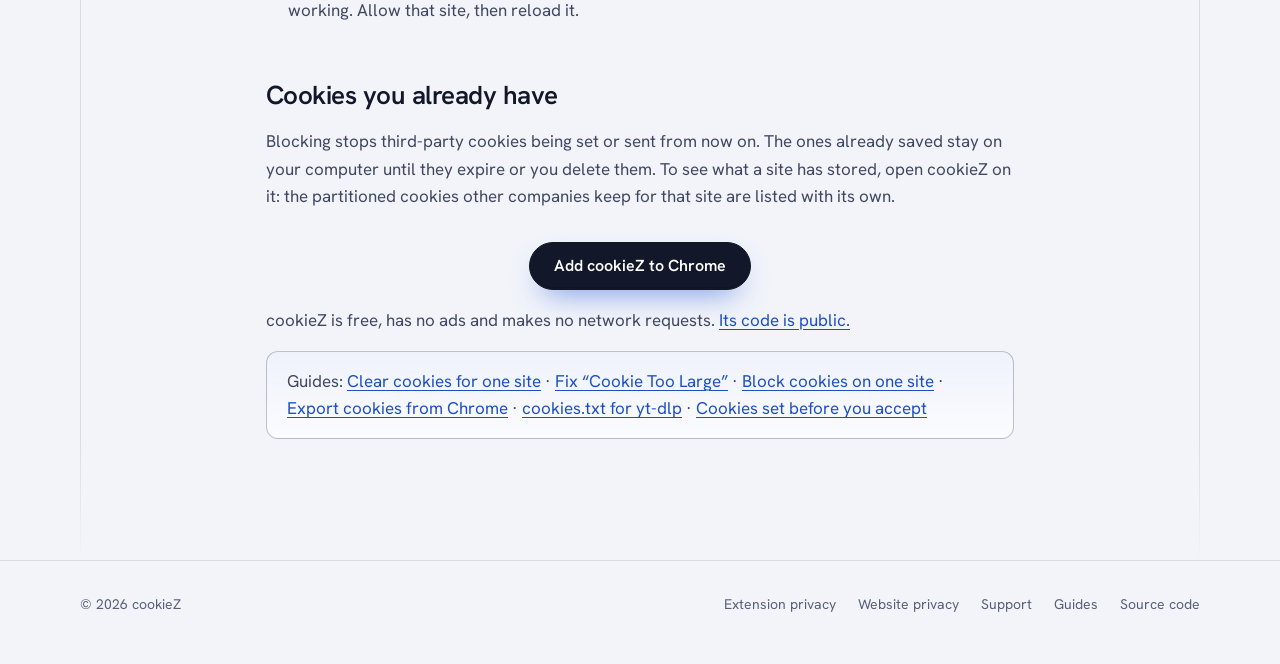
<file: docs/block-third-party-cookies/index.html>
<!DOCTYPE html>
<html lang="en-GB">
<head>
  <meta charset="utf-8">
  <meta name="viewport" content="width=device-width, initial-scale=1">
  <meta name="color-scheme" content="light dark">
  <!-- Applies the theme the visitor picked, before the page is drawn, so it
       doesn't flash. It's inline and not deferred for that reason. See theme.js. -->
  <script>
    try {
      const saved = localStorage.getItem("color-scheme");
      if (saved === "light" || saved === "dark") {
        document.documentElement.classList.add(saved);
        document.querySelector('meta[name="color-scheme"]').content = saved;
      }
    } catch (e) {}
  </script>
  <title>Block third-party cookies in Chrome - cookieZ</title>
  <meta name="description" content="Chrome still allows third-party cookies unless you turn them off. How to block them with Chrome's own setting or with cookieZ, and what still works.">
  <link rel="canonical" href="https://cookiez.uk/block-third-party-cookies/">
  <meta property="og:type" content="website">
  <meta property="og:site_name" content="cookieZ">
  <meta property="og:title" content="Block third-party cookies in Chrome - cookieZ">
  <meta property="og:description" content="Chrome still allows third-party cookies unless you turn them off. How to block them with Chrome's own setting or with cookieZ, and what still works.">
  <meta property="og:url" content="https://cookiez.uk/block-third-party-cookies/">
  <meta property="og:image" content="https://cookiez.uk/images/01-overview.png">
  <meta property="og:image:width" content="1280">
  <meta property="og:image:height" content="800">
  <meta name="twitter:card" content="summary_large_image">
  <link rel="icon" type="image/png" sizes="32x32" href="../images/favicon-32.png">
  <!-- The heading uses this font, so fetch it straight away. -->
  <link rel="preload" href="../fonts/hanken-grotesk.woff2" as="font" type="font/woff2" crossorigin>
  <link rel="stylesheet" href="../style.css?v=2.3.0">
  <script src="../theme.js?v=2.3.0" defer></script>
</head>
<body>
  <a class="skip" href="#main">Skip to content</a>

  <header class="site-header">
    <div class="wrap">
      <nav class="site-nav" aria-label="Main">
        <ul>
          <li><a href="../#features">Features</a></li>
          <li><a href="../privacy/">Privacy</a></li>
          <li><a href="../support/">Support</a></li>
          <li><a href="../guides/">Guides</a></li>
        </ul>
      </nav>
      <a class="wordmark" href="../" aria-label="cookieZ home">cookie<span class="key" aria-hidden="true">Z</span></a>
      <div class="header-end">
        <a class="pill" href="https://github.com/mwc0/cookie-manager">
          <svg viewBox="0 0 24 24" aria-hidden="true" focusable="false">
            <path d="m9 8-4 4 4 4m6-8 4 4-4 4" fill="none" stroke="currentColor" stroke-width="2" stroke-linecap="round" stroke-linejoin="round"/>
          </svg>
          Source code
        </a>
        <button type="button" class="theme-toggle" aria-label="Switch theme" hidden>
          <svg class="icon-moon" viewBox="0 0 24 24" aria-hidden="true" focusable="false">
            <path d="M21 12.79A9 9 0 1 1 11.21 3 7 7 0 0 0 21 12.79Z" fill="currentColor"/>
          </svg>
          <svg class="icon-sun" viewBox="0 0 24 24" aria-hidden="true" focusable="false">
            <circle cx="12" cy="12" r="4.2" fill="currentColor"/>
            <g stroke="currentColor" stroke-width="2" stroke-linecap="round">
              <line x1="12" y1="1.5" x2="12" y2="3.6"/>
              <line x1="12" y1="20.4" x2="12" y2="22.5"/>
              <line x1="1.5" y1="12" x2="3.6" y2="12"/>
              <line x1="20.4" y1="12" x2="22.5" y2="12"/>
              <line x1="4.6" y1="4.6" x2="6.1" y2="6.1"/>
              <line x1="17.9" y1="17.9" x2="19.4" y2="19.4"/>
              <line x1="4.6" y1="19.4" x2="6.1" y2="17.9"/>
              <line x1="17.9" y1="6.1" x2="19.4" y2="4.6"/>
            </g>
          </svg>
        </button>
      </div>
    </div>
  </header>

  <main id="main" class="page">
    <div class="wrap prose">
      <h1>Block third-party cookies in Chrome</h1>
      <p class="updated">Chrome still lets other companies set cookies on the sites you visit. Here's how to stop it.</p>

      <p>A third-party cookie is one set by a company other than the site you're on, usually through an advert, a tracking script or an embedded video. The same company is on many sites, so its cookie can recognise you on all of them.</p>

      <p>Google had planned to turn these cookies off in Chrome. In April 2025 it decided not to, and not to ask people about them either. They stay on unless you change the setting. Only incognito windows block them by default.</p>

      <h2>Chrome's own setting</h2>
      <ol>
        <li>Type <code>chrome://settings/cookies</code> into the address bar. It's also under <strong>Settings</strong>, <strong>Privacy and security</strong>, <strong>Third-party cookies</strong>.</li>
        <li>Choose <strong>Block third-party cookies</strong>.</li>
        <li>If a site stops working, add it under <strong>Sites allowed to use third-party cookies</strong>.</li>
      </ol>
      <p>That's all most people need.</p>

      <h2>With cookieZ</h2>
      <p>cookieZ can turn on the same switch, and lets you make exceptions from the site you're on.</p>
      <ol>
        <li>Click the cookieZ icon on any site, then <strong>Block</strong> at the top.</li>
        <li>Under <strong>On every other site</strong>, choose <strong>Block other companies' cookies</strong>. The first time, Chrome asks to let cookieZ change your privacy-related settings.</li>
        <li>If a site stops working, open cookieZ on it, click <strong>Block</strong> and choose <strong>Allow all cookies</strong>. That site's rule wins over the every-site one.</li>
      </ol>
      <p>Chrome does the blocking, not cookieZ, so it keeps working while cookieZ is closed. Uninstalling cookieZ hands the setting back to Chrome.</p>

      <h2>A gentler option</h2>
      <p>If blocking every third-party cookie breaks too much, leave <strong>On every other site</strong> as it is and turn on <strong>Block known trackers' cookies on every site</strong> on the same screen. It blocks the cookies of about 130 advertising and analytics companies, from a list inside cookieZ that's never downloaded, and leaves other companies' cookies alone, so most embedded logins and videos keep working. It blocks the trackers' cookies, not the trackers: their scripts still load. Turning it on also offers to delete their cookies you already have.</p>

      <h2>What still works</h2>
      <ul>
        <li>Sites keep their own cookies, so signing in to a site works as before.</li>
        <li>Partitioned cookies still work. Each site gets its own copy, so they can't follow you from one site to another.</li>
        <li>Embedded videos, maps, comments and "sign in with" buttons from other companies may stop working. Allow that site, then reload it.</li>
      </ul>

      <h2>Cookies you already have</h2>
      <p>Blocking stops third-party cookies being set or sent from now on. The ones already saved stay on your computer until they expire or you delete them. To see what a site has stored, open cookieZ on it: the partitioned cookies other companies keep for that site are listed with its own.</p>

      <div class="actions"><a class="button" href="https://chromewebstore.google.com/detail/cookiez-cookie-editor/ceonoigjmjpfhkiokodcnhneecfhfokb?utm_source=cookiez.uk&amp;utm_content=block-third-party-cookies">Add cookieZ to Chrome</a></div>
      <p>cookieZ is free, has no ads and makes no network requests. <a href="https://github.com/mwc0/cookie-manager">Its code is public.</a></p>

      <p class="aside">Guides: <a href="../clear-cookies-for-one-site/">Clear cookies for one site</a> · <a href="../cookie-too-large/">Fix “Cookie Too Large”</a> · <a href="../block-cookies-on-one-site/">Block cookies on one site</a> · <a href="../export-cookies/">Export cookies from Chrome</a> · <a href="../yt-dlp-cookies/">cookies.txt for yt-dlp</a> · <a href="../cookies-before-you-accept/">Cookies set before you accept</a></p>
    </div>
  </main>

  <footer class="site-footer">
    <div class="wrap">
      <span>&copy; 2026 cookieZ</span>
      <ul>
        <li><a href="../privacy/">Extension privacy</a></li>
        <li><a href="../website-privacy/">Website privacy</a></li>
        <li><a href="../support/">Support</a></li>
        <li><a href="../guides/">Guides</a></li>
        <li><a href="https://github.com/mwc0/cookie-manager">Source code</a></li>
      </ul>
    </div>
  </footer>
</body>
</html>
</file>
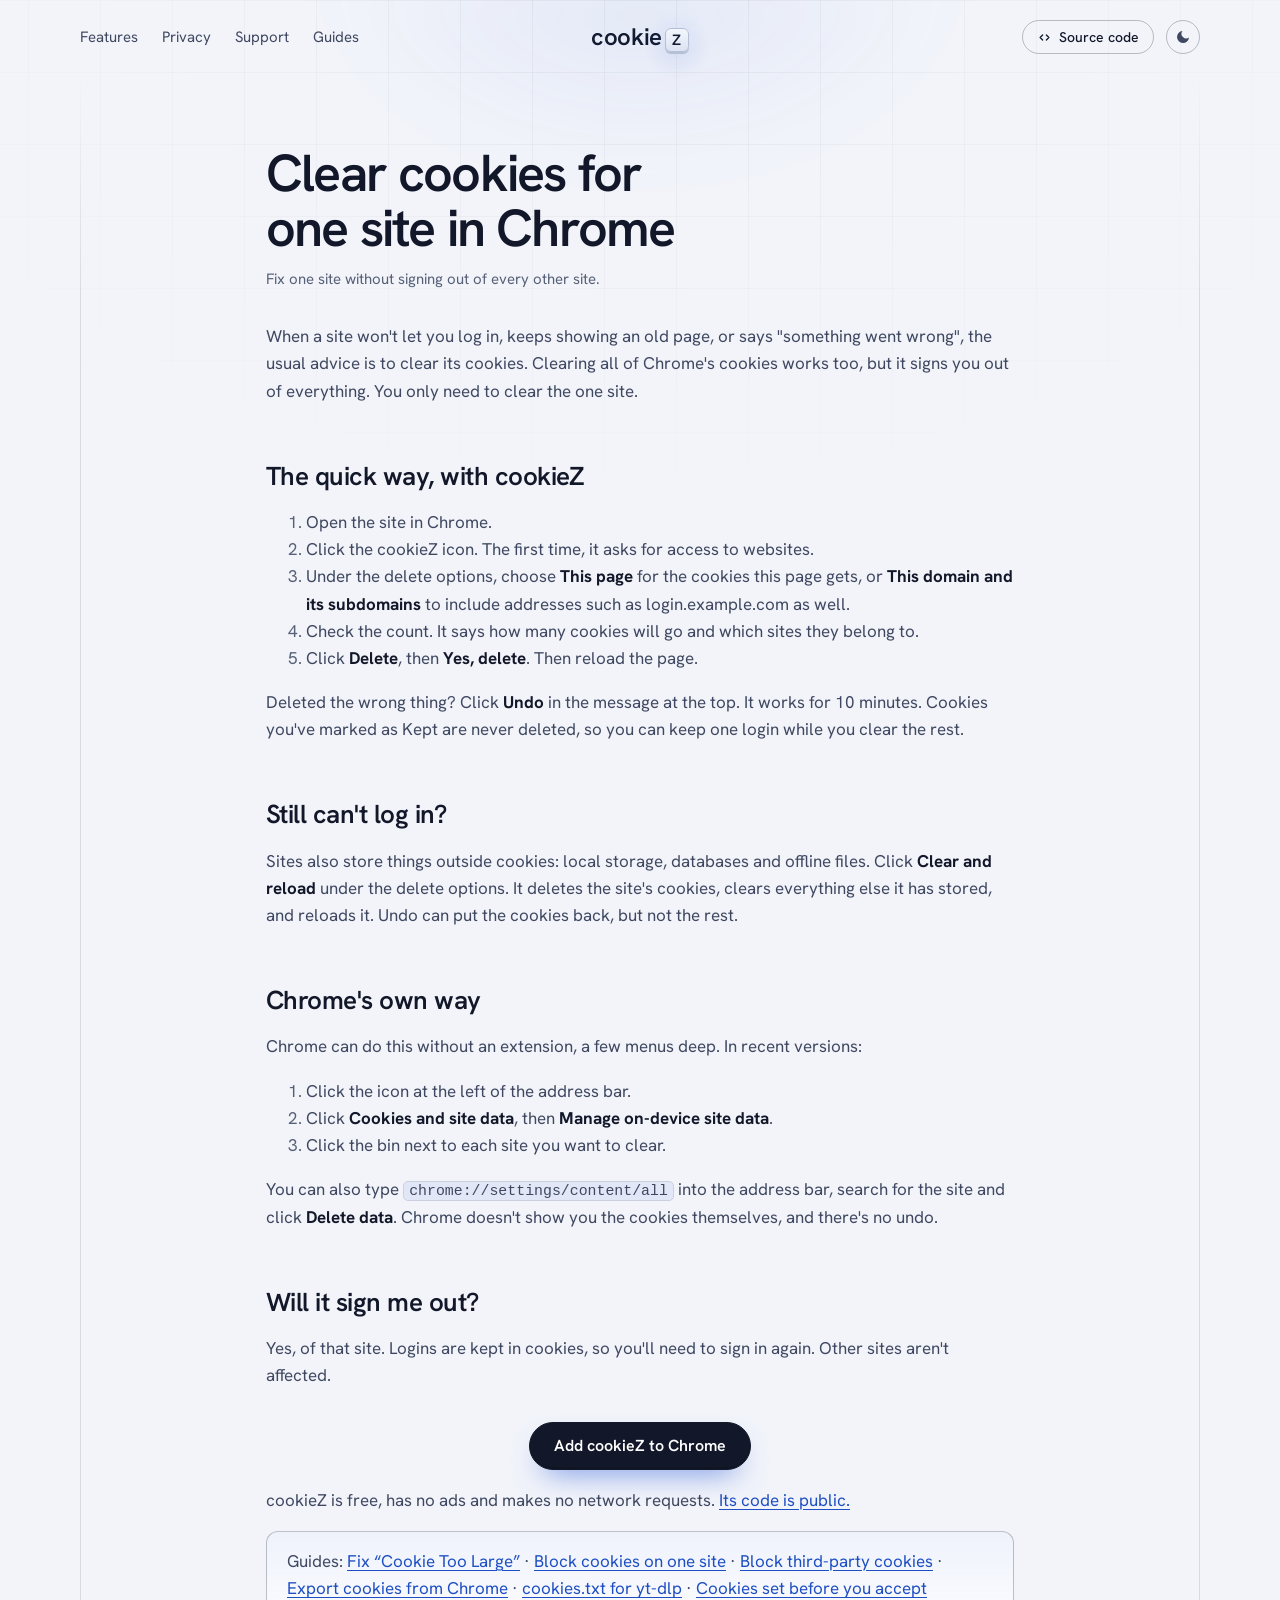
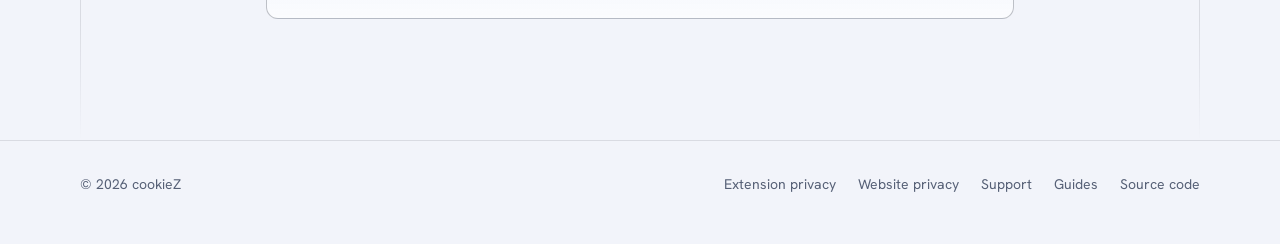
<file: docs/clear-cookies-for-one-site/index.html>
<!DOCTYPE html>
<html lang="en-GB">
<head>
  <meta charset="utf-8">
  <meta name="viewport" content="width=device-width, initial-scale=1">
  <meta name="color-scheme" content="light dark">
  <!-- Applies the theme the visitor picked, before the page is drawn, so it
       doesn't flash. It's inline and not deferred for that reason. See theme.js. -->
  <script>
    try {
      const saved = localStorage.getItem("color-scheme");
      if (saved === "light" || saved === "dark") {
        document.documentElement.classList.add(saved);
        document.querySelector('meta[name="color-scheme"]').content = saved;
      }
    } catch (e) {}
  </script>
  <title>Clear cookies for one site in Chrome - cookieZ</title>
  <meta name="description" content="How to delete the cookies for just one website in Chrome, without signing out of everything else. The quick way, Chrome&#x27;s own way, and what to do if you still can&#x27;t log in.">
  <link rel="canonical" href="https://cookiez.uk/clear-cookies-for-one-site/">
  <meta property="og:type" content="article">
  <meta property="og:site_name" content="cookieZ">
  <meta property="og:title" content="Clear cookies for one site in Chrome - cookieZ">
  <meta property="og:description" content="How to delete the cookies for just one website in Chrome, without signing out of everything else. The quick way, Chrome&#x27;s own way, and what to do if you still can&#x27;t log in.">
  <meta property="og:url" content="https://cookiez.uk/clear-cookies-for-one-site/">
  <meta property="og:image" content="https://cookiez.uk/images/01-overview.png">
  <meta property="og:image:width" content="1280">
  <meta property="og:image:height" content="800">
  <meta name="twitter:card" content="summary_large_image">
  <link rel="icon" type="image/png" sizes="32x32" href="../images/favicon-32.png">
  <!-- The heading uses this font, so fetch it straight away. -->
  <link rel="preload" href="../fonts/hanken-grotesk.woff2" as="font" type="font/woff2" crossorigin>
  <link rel="stylesheet" href="../style.css?v=2.3.0">
  <script src="../theme.js?v=2.3.0" defer></script>
</head>
<body>
  <a class="skip" href="#main">Skip to content</a>

  <header class="site-header">
    <div class="wrap">
      <nav class="site-nav" aria-label="Main">
        <ul>
          <li><a href="../#features">Features</a></li>
          <li><a href="../privacy/">Privacy</a></li>
          <li><a href="../support/">Support</a></li>
          <li><a href="../guides/">Guides</a></li>
        </ul>
      </nav>
      <a class="wordmark" href="../" aria-label="cookieZ home">cookie<span class="key" aria-hidden="true">Z</span></a>
      <div class="header-end">
        <a class="pill" href="https://github.com/mwc0/cookie-manager">
          <svg viewBox="0 0 24 24" aria-hidden="true" focusable="false">
            <path d="m9 8-4 4 4 4m6-8 4 4-4 4" fill="none" stroke="currentColor" stroke-width="2" stroke-linecap="round" stroke-linejoin="round"/>
          </svg>
          Source code
        </a>
        <button type="button" class="theme-toggle" aria-label="Switch theme" hidden>
          <svg class="icon-moon" viewBox="0 0 24 24" aria-hidden="true" focusable="false">
            <path d="M21 12.79A9 9 0 1 1 11.21 3 7 7 0 0 0 21 12.79Z" fill="currentColor"/>
          </svg>
          <svg class="icon-sun" viewBox="0 0 24 24" aria-hidden="true" focusable="false">
            <circle cx="12" cy="12" r="4.2" fill="currentColor"/>
            <g stroke="currentColor" stroke-width="2" stroke-linecap="round">
              <line x1="12" y1="1.5" x2="12" y2="3.6"/>
              <line x1="12" y1="20.4" x2="12" y2="22.5"/>
              <line x1="1.5" y1="12" x2="3.6" y2="12"/>
              <line x1="20.4" y1="12" x2="22.5" y2="12"/>
              <line x1="4.6" y1="4.6" x2="6.1" y2="6.1"/>
              <line x1="17.9" y1="17.9" x2="19.4" y2="19.4"/>
              <line x1="4.6" y1="19.4" x2="6.1" y2="17.9"/>
              <line x1="17.9" y1="6.1" x2="19.4" y2="4.6"/>
            </g>
          </svg>
        </button>
      </div>
    </div>
  </header>

  <main id="main" class="page">
    <div class="wrap prose">
      <h1>Clear cookies for one site in Chrome</h1>
      <p class="updated">Fix one site without signing out of every other site.</p>

      <p>When a site won't let you log in, keeps showing an old page, or says "something went wrong", the usual advice is to clear its cookies. Clearing all of Chrome's cookies works too, but it signs you out of everything. You only need to clear the one site.</p>

      <h2>The quick way, with cookieZ</h2>
      <ol>
        <li>Open the site in Chrome.</li>
        <li>Click the cookieZ icon. The first time, it asks for access to websites.</li>
        <li>Under the delete options, choose <strong>This page</strong> for the cookies this page gets, or <strong>This domain and its subdomains</strong> to include addresses such as login.example.com as well.</li>
        <li>Check the count. It says how many cookies will go and which sites they belong to.</li>
        <li>Click <strong>Delete</strong>, then <strong>Yes, delete</strong>. Then reload the page.</li>
      </ol>
      <p>Deleted the wrong thing? Click <strong>Undo</strong> in the message at the top. It works for 10 minutes. Cookies you've marked as Kept are never deleted, so you can keep one login while you clear the rest.</p>

      <h2>Still can't log in?</h2>
      <p>Sites also store things outside cookies: local storage, databases and offline files. Click <strong>Clear and reload</strong> under the delete options. It deletes the site's cookies, clears everything else it has stored, and reloads it. Undo can put the cookies back, but not the rest.</p>

      <h2>Chrome's own way</h2>
      <p>Chrome can do this without an extension, a few menus deep. In recent versions:</p>
      <ol>
        <li>Click the icon at the left of the address bar.</li>
        <li>Click <strong>Cookies and site data</strong>, then <strong>Manage on-device site data</strong>.</li>
        <li>Click the bin next to each site you want to clear.</li>
      </ol>
      <p>You can also type <code>chrome://settings/content/all</code> into the address bar, search for the site and click <strong>Delete data</strong>. Chrome doesn't show you the cookies themselves, and there's no undo.</p>

      <h2>Will it sign me out?</h2>
      <p>Yes, of that site. Logins are kept in cookies, so you'll need to sign in again. Other sites aren't affected.</p>

      <div class="actions"><a class="button" href="https://chromewebstore.google.com/detail/cookiez-cookie-editor/ceonoigjmjpfhkiokodcnhneecfhfokb?utm_source=cookiez.uk&amp;utm_content=clear-cookies-for-one-site">Add cookieZ to Chrome</a></div>
      <p>cookieZ is free, has no ads and makes no network requests. <a href="https://github.com/mwc0/cookie-manager">Its code is public.</a></p>

      <p class="aside">Guides: <a href="../cookie-too-large/">Fix “Cookie Too Large”</a> · <a href="../block-cookies-on-one-site/">Block cookies on one site</a> · <a href="../block-third-party-cookies/">Block third-party cookies</a> · <a href="../export-cookies/">Export cookies from Chrome</a> · <a href="../yt-dlp-cookies/">cookies.txt for yt-dlp</a> · <a href="../cookies-before-you-accept/">Cookies set before you accept</a></p>
    </div>
  </main>

  <footer class="site-footer">
    <div class="wrap">
      <span>&copy; 2026 cookieZ</span>
      <ul>
        <li><a href="../privacy/">Extension privacy</a></li>
        <li><a href="../website-privacy/">Website privacy</a></li>
        <li><a href="../support/">Support</a></li>
        <li><a href="../guides/">Guides</a></li>
        <li><a href="https://github.com/mwc0/cookie-manager">Source code</a></li>
      </ul>
    </div>
  </footer>
</body>
</html>
</file>
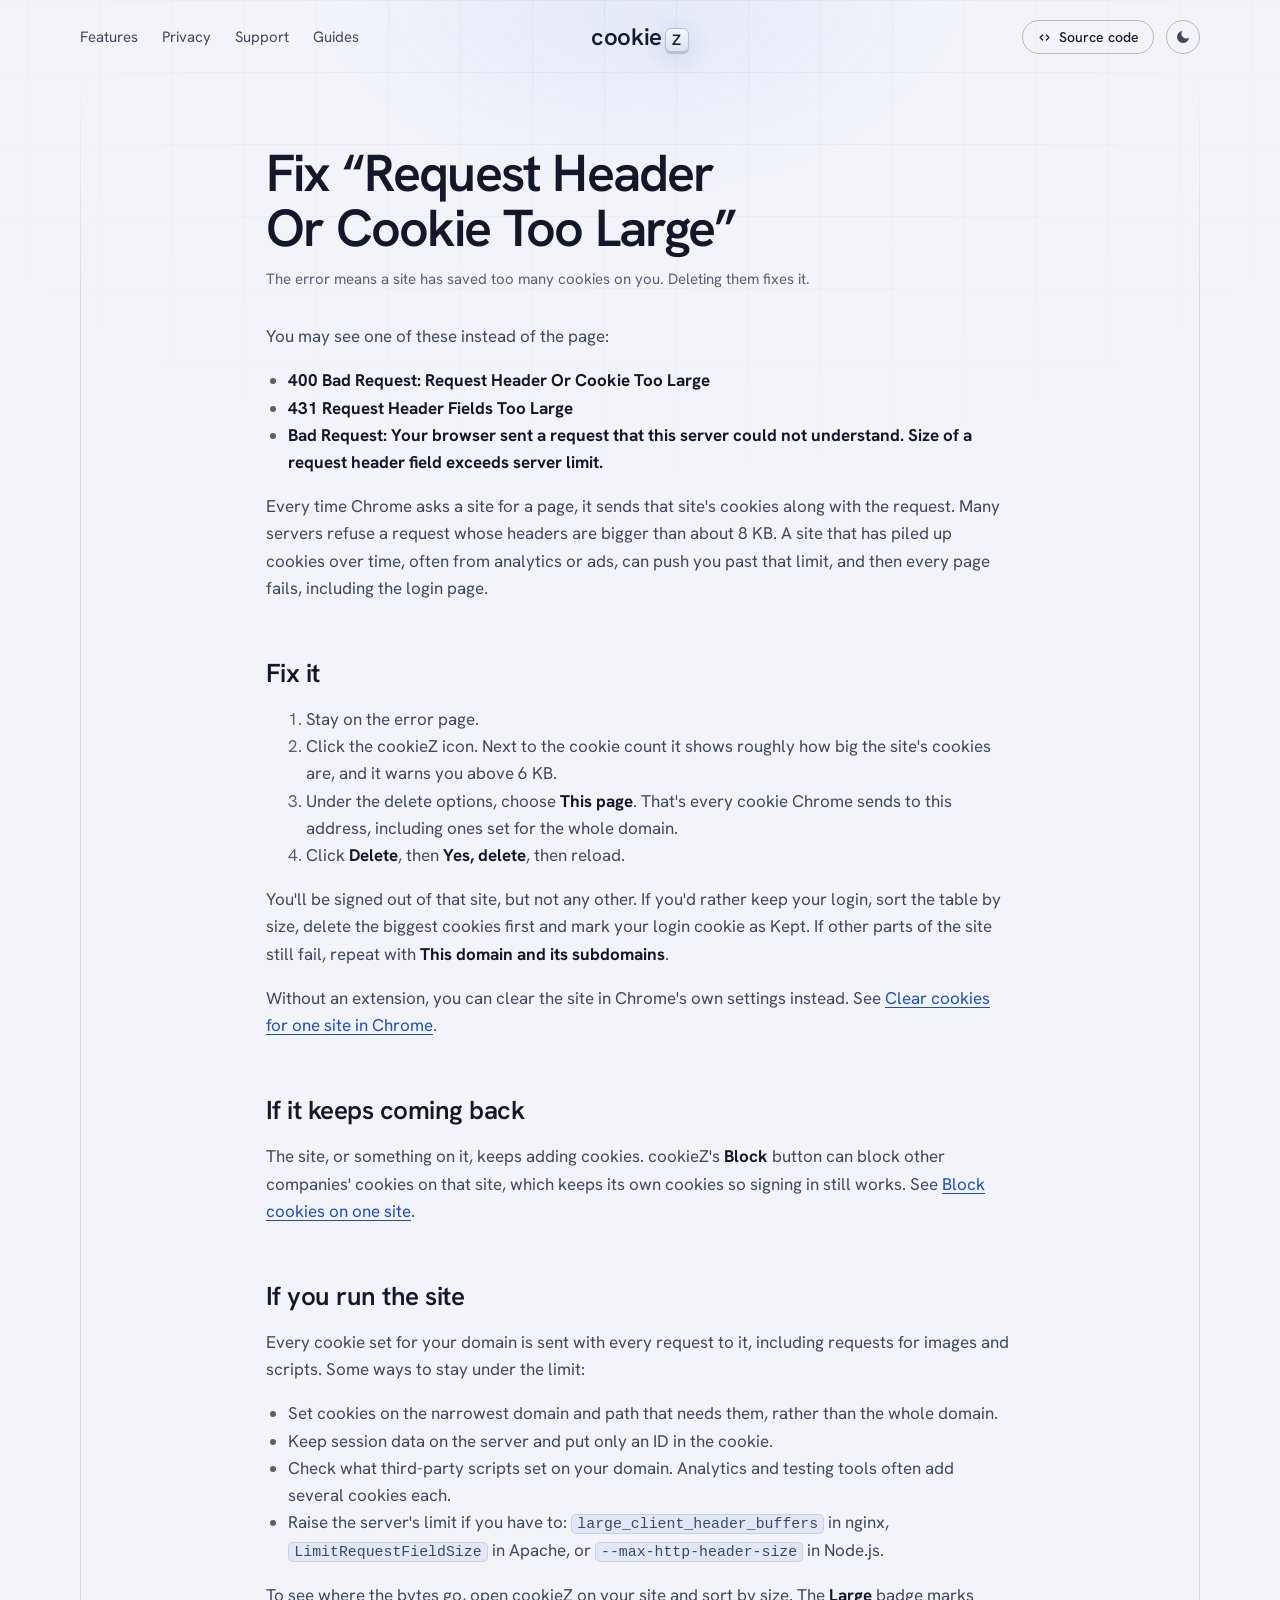
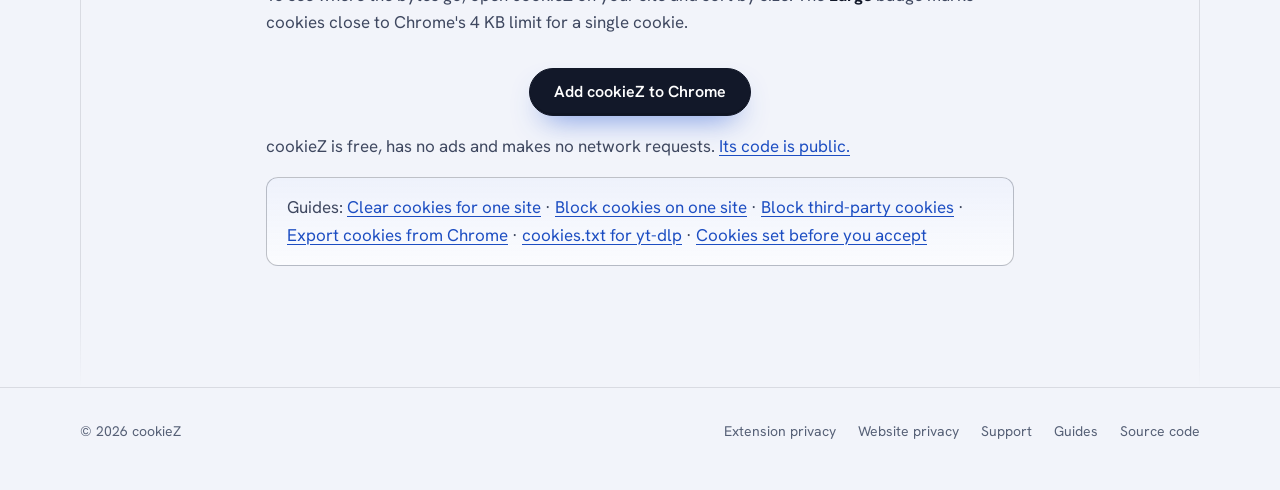
<file: docs/cookie-too-large/index.html>
<!DOCTYPE html>
<html lang="en-GB">
<head>
  <meta charset="utf-8">
  <meta name="viewport" content="width=device-width, initial-scale=1">
  <meta name="color-scheme" content="light dark">
  <!-- Applies the theme the visitor picked, before the page is drawn, so it
       doesn't flash. It's inline and not deferred for that reason. See theme.js. -->
  <script>
    try {
      const saved = localStorage.getItem("color-scheme");
      if (saved === "light" || saved === "dark") {
        document.documentElement.classList.add(saved);
        document.querySelector('meta[name="color-scheme"]').content = saved;
      }
    } catch (e) {}
  </script>
  <title>Fix “Request Header Or Cookie Too Large” - cookieZ</title>
  <meta name="description" content="What “400 Bad Request: Request Header Or Cookie Too Large” and “431 Request Header Fields Too Large” mean, how to fix them in Chrome in a minute, and how to stop them if you run the site.">
  <link rel="canonical" href="https://cookiez.uk/cookie-too-large/">
  <meta property="og:type" content="article">
  <meta property="og:site_name" content="cookieZ">
  <meta property="og:title" content="Fix “Request Header Or Cookie Too Large” - cookieZ">
  <meta property="og:description" content="What “400 Bad Request: Request Header Or Cookie Too Large” and “431 Request Header Fields Too Large” mean, how to fix them in Chrome in a minute, and how to stop them if you run the site.">
  <meta property="og:url" content="https://cookiez.uk/cookie-too-large/">
  <meta property="og:image" content="https://cookiez.uk/images/01-overview.png">
  <meta property="og:image:width" content="1280">
  <meta property="og:image:height" content="800">
  <meta name="twitter:card" content="summary_large_image">
  <link rel="icon" type="image/png" sizes="32x32" href="../images/favicon-32.png">
  <!-- The heading uses this font, so fetch it straight away. -->
  <link rel="preload" href="../fonts/hanken-grotesk.woff2" as="font" type="font/woff2" crossorigin>
  <link rel="stylesheet" href="../style.css?v=2.3.0">
  <script src="../theme.js?v=2.3.0" defer></script>
</head>
<body>
  <a class="skip" href="#main">Skip to content</a>

  <header class="site-header">
    <div class="wrap">
      <nav class="site-nav" aria-label="Main">
        <ul>
          <li><a href="../#features">Features</a></li>
          <li><a href="../privacy/">Privacy</a></li>
          <li><a href="../support/">Support</a></li>
          <li><a href="../guides/">Guides</a></li>
        </ul>
      </nav>
      <a class="wordmark" href="../" aria-label="cookieZ home">cookie<span class="key" aria-hidden="true">Z</span></a>
      <div class="header-end">
        <a class="pill" href="https://github.com/mwc0/cookie-manager">
          <svg viewBox="0 0 24 24" aria-hidden="true" focusable="false">
            <path d="m9 8-4 4 4 4m6-8 4 4-4 4" fill="none" stroke="currentColor" stroke-width="2" stroke-linecap="round" stroke-linejoin="round"/>
          </svg>
          Source code
        </a>
        <button type="button" class="theme-toggle" aria-label="Switch theme" hidden>
          <svg class="icon-moon" viewBox="0 0 24 24" aria-hidden="true" focusable="false">
            <path d="M21 12.79A9 9 0 1 1 11.21 3 7 7 0 0 0 21 12.79Z" fill="currentColor"/>
          </svg>
          <svg class="icon-sun" viewBox="0 0 24 24" aria-hidden="true" focusable="false">
            <circle cx="12" cy="12" r="4.2" fill="currentColor"/>
            <g stroke="currentColor" stroke-width="2" stroke-linecap="round">
              <line x1="12" y1="1.5" x2="12" y2="3.6"/>
              <line x1="12" y1="20.4" x2="12" y2="22.5"/>
              <line x1="1.5" y1="12" x2="3.6" y2="12"/>
              <line x1="20.4" y1="12" x2="22.5" y2="12"/>
              <line x1="4.6" y1="4.6" x2="6.1" y2="6.1"/>
              <line x1="17.9" y1="17.9" x2="19.4" y2="19.4"/>
              <line x1="4.6" y1="19.4" x2="6.1" y2="17.9"/>
              <line x1="17.9" y1="6.1" x2="19.4" y2="4.6"/>
            </g>
          </svg>
        </button>
      </div>
    </div>
  </header>

  <main id="main" class="page">
    <div class="wrap prose">
      <h1>Fix “Request Header Or Cookie Too Large”</h1>
      <p class="updated">The error means a site has saved too many cookies on you. Deleting them fixes it.</p>

      <p>You may see one of these instead of the page:</p>
      <ul>
        <li><strong>400 Bad Request: Request Header Or Cookie Too Large</strong></li>
        <li><strong>431 Request Header Fields Too Large</strong></li>
        <li><strong>Bad Request: Your browser sent a request that this server could not understand. Size of a request header field exceeds server limit.</strong></li>
      </ul>
      <p>Every time Chrome asks a site for a page, it sends that site's cookies along with the request. Many servers refuse a request whose headers are bigger than about 8 KB. A site that has piled up cookies over time, often from analytics or ads, can push you past that limit, and then every page fails, including the login page.</p>

      <h2>Fix it</h2>
      <ol>
        <li>Stay on the error page.</li>
        <li>Click the cookieZ icon. Next to the cookie count it shows roughly how big the site's cookies are, and it warns you above 6 KB.</li>
        <li>Under the delete options, choose <strong>This page</strong>. That's every cookie Chrome sends to this address, including ones set for the whole domain.</li>
        <li>Click <strong>Delete</strong>, then <strong>Yes, delete</strong>, then reload.</li>
      </ol>
      <p>You'll be signed out of that site, but not any other. If you'd rather keep your login, sort the table by size, delete the biggest cookies first and mark your login cookie as Kept. If other parts of the site still fail, repeat with <strong>This domain and its subdomains</strong>.</p>
      <p>Without an extension, you can clear the site in Chrome's own settings instead. See <a href="../clear-cookies-for-one-site/">Clear cookies for one site in Chrome</a>.</p>

      <h2>If it keeps coming back</h2>
      <p>The site, or something on it, keeps adding cookies. cookieZ's <strong>Block</strong> button can block other companies' cookies on that site, which keeps its own cookies so signing in still works. See <a href="../block-cookies-on-one-site/">Block cookies on one site</a>.</p>

      <h2>If you run the site</h2>
      <p>Every cookie set for your domain is sent with every request to it, including requests for images and scripts. Some ways to stay under the limit:</p>
      <ul>
        <li>Set cookies on the narrowest domain and path that needs them, rather than the whole domain.</li>
        <li>Keep session data on the server and put only an ID in the cookie.</li>
        <li>Check what third-party scripts set on your domain. Analytics and testing tools often add several cookies each.</li>
        <li>Raise the server's limit if you have to: <code>large_client_header_buffers</code> in nginx, <code>LimitRequestFieldSize</code> in Apache, or <code>--max-http-header-size</code> in Node.js.</li>
      </ul>
      <p>To see where the bytes go, open cookieZ on your site and sort by size. The <strong>Large</strong> badge marks cookies close to Chrome's 4 KB limit for a single cookie.</p>

      <div class="actions"><a class="button" href="https://chromewebstore.google.com/detail/cookiez-cookie-editor/ceonoigjmjpfhkiokodcnhneecfhfokb?utm_source=cookiez.uk&amp;utm_content=cookie-too-large">Add cookieZ to Chrome</a></div>
      <p>cookieZ is free, has no ads and makes no network requests. <a href="https://github.com/mwc0/cookie-manager">Its code is public.</a></p>

      <p class="aside">Guides: <a href="../clear-cookies-for-one-site/">Clear cookies for one site</a> · <a href="../block-cookies-on-one-site/">Block cookies on one site</a> · <a href="../block-third-party-cookies/">Block third-party cookies</a> · <a href="../export-cookies/">Export cookies from Chrome</a> · <a href="../yt-dlp-cookies/">cookies.txt for yt-dlp</a> · <a href="../cookies-before-you-accept/">Cookies set before you accept</a></p>
    </div>
  </main>

  <footer class="site-footer">
    <div class="wrap">
      <span>&copy; 2026 cookieZ</span>
      <ul>
        <li><a href="../privacy/">Extension privacy</a></li>
        <li><a href="../website-privacy/">Website privacy</a></li>
        <li><a href="../support/">Support</a></li>
        <li><a href="../guides/">Guides</a></li>
        <li><a href="https://github.com/mwc0/cookie-manager">Source code</a></li>
      </ul>
    </div>
  </footer>
</body>
</html>
</file>
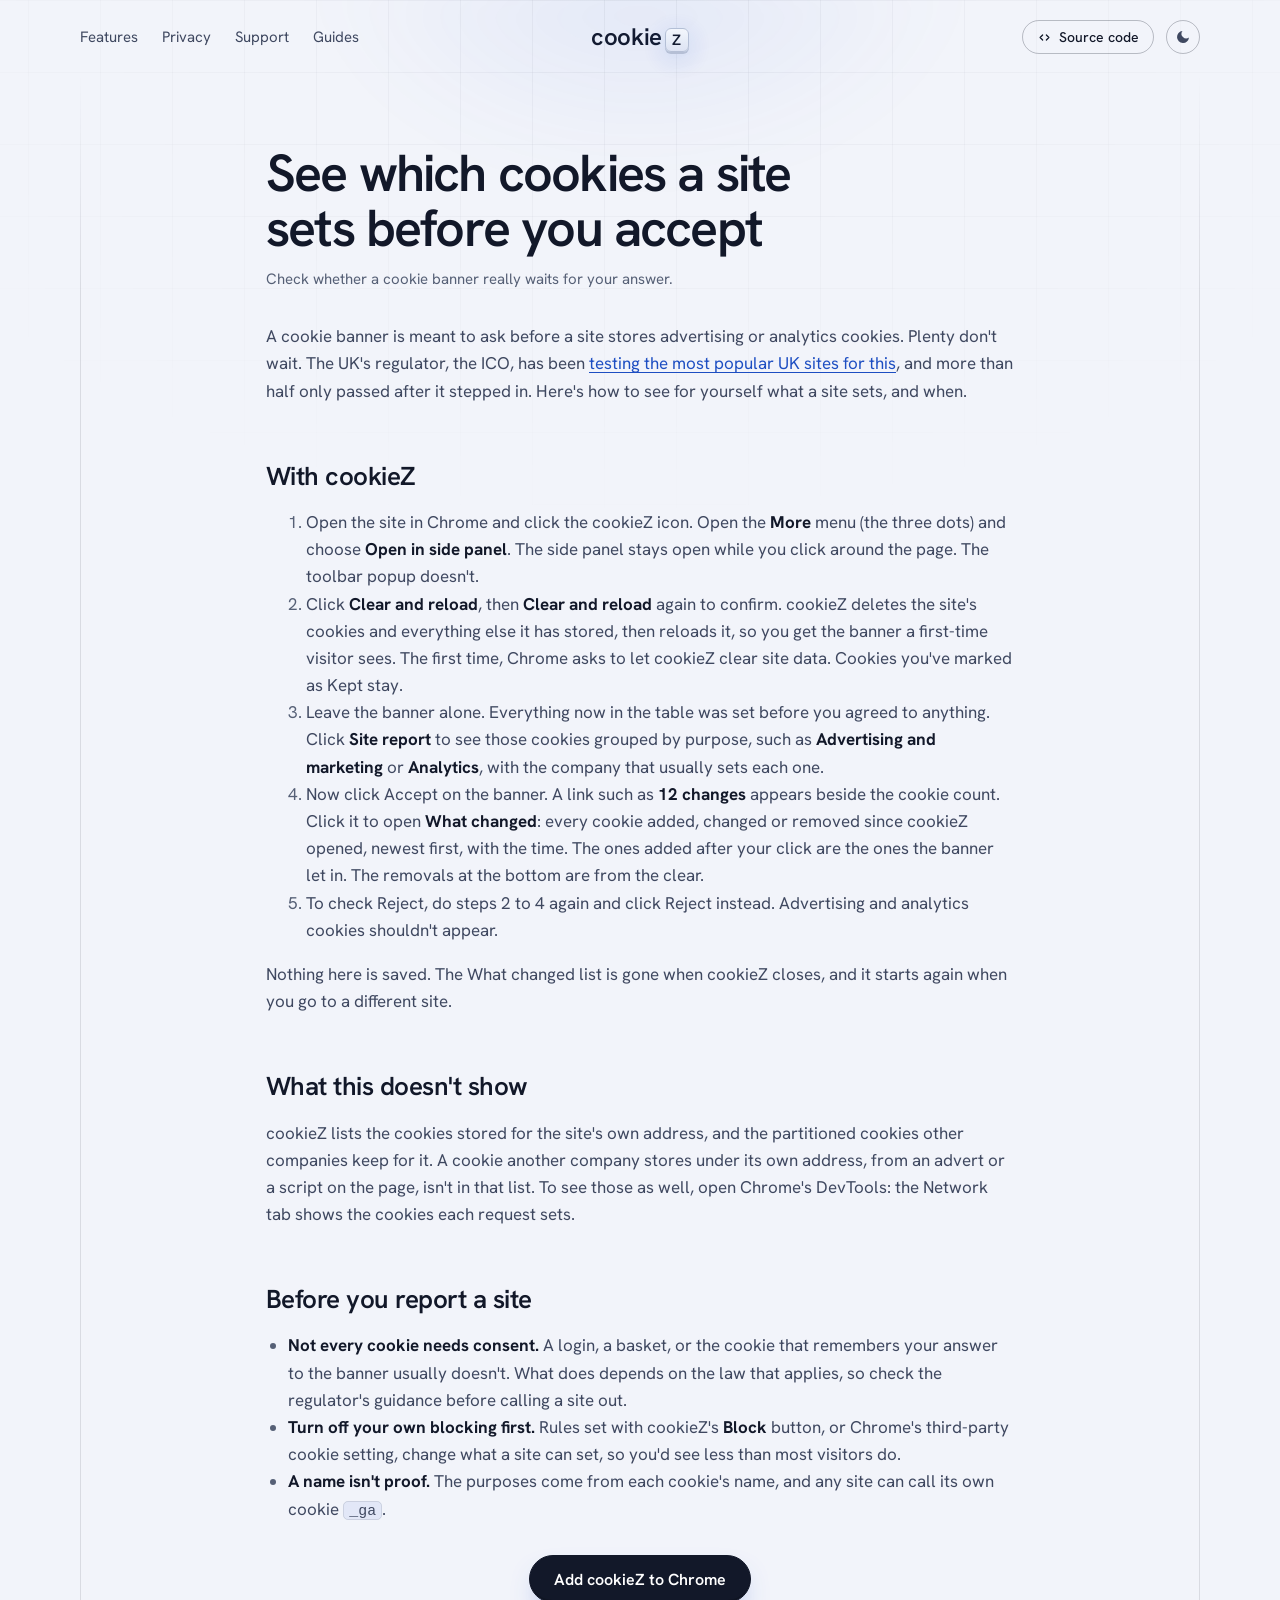
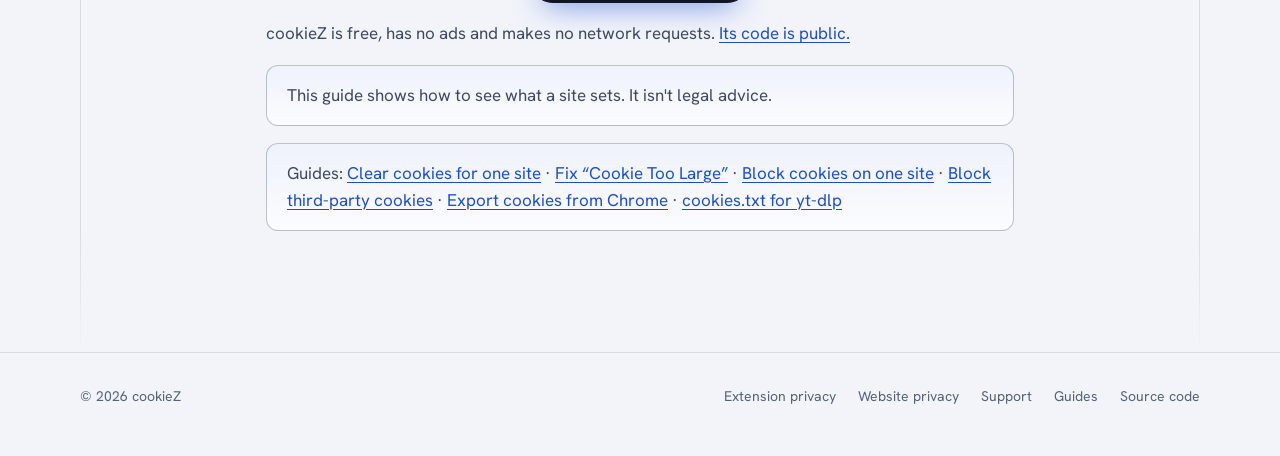
<file: docs/cookies-before-you-accept/index.html>
<!DOCTYPE html>
<html lang="en-GB">
<head>
  <meta charset="utf-8">
  <meta name="viewport" content="width=device-width, initial-scale=1">
  <meta name="color-scheme" content="light dark">
  <!-- Applies the theme the visitor picked, before the page is drawn, so it
       doesn't flash. It's inline and not deferred for that reason. See theme.js. -->
  <script>
    try {
      const saved = localStorage.getItem("color-scheme");
      if (saved === "light" || saved === "dark") {
        document.documentElement.classList.add(saved);
        document.querySelector('meta[name="color-scheme"]').content = saved;
      }
    } catch (e) {}
  </script>
  <title>See which cookies a site sets before you accept - cookieZ</title>
  <meta name="description" content="How to see which cookies a site sets before you click Accept on its cookie banner, and which ones arrive after, using Chrome and cookieZ.">
  <link rel="canonical" href="https://cookiez.uk/cookies-before-you-accept/">
  <meta property="og:type" content="website">
  <meta property="og:site_name" content="cookieZ">
  <meta property="og:title" content="See which cookies a site sets before you accept - cookieZ">
  <meta property="og:description" content="How to see which cookies a site sets before you click Accept on its cookie banner, and which ones arrive after, using Chrome and cookieZ.">
  <meta property="og:url" content="https://cookiez.uk/cookies-before-you-accept/">
  <meta property="og:image" content="https://cookiez.uk/images/01-overview.png">
  <meta property="og:image:width" content="1280">
  <meta property="og:image:height" content="800">
  <meta name="twitter:card" content="summary_large_image">
  <link rel="icon" type="image/png" sizes="32x32" href="../images/favicon-32.png">
  <!-- The heading uses this font, so fetch it straight away. -->
  <link rel="preload" href="../fonts/hanken-grotesk.woff2" as="font" type="font/woff2" crossorigin>
  <link rel="stylesheet" href="../style.css?v=2.3.0">
  <script src="../theme.js?v=2.3.0" defer></script>
</head>
<body>
  <a class="skip" href="#main">Skip to content</a>

  <header class="site-header">
    <div class="wrap">
      <nav class="site-nav" aria-label="Main">
        <ul>
          <li><a href="../#features">Features</a></li>
          <li><a href="../privacy/">Privacy</a></li>
          <li><a href="../support/">Support</a></li>
          <li><a href="../guides/">Guides</a></li>
        </ul>
      </nav>
      <a class="wordmark" href="../" aria-label="cookieZ home">cookie<span class="key" aria-hidden="true">Z</span></a>
      <div class="header-end">
        <a class="pill" href="https://github.com/mwc0/cookie-manager">
          <svg viewBox="0 0 24 24" aria-hidden="true" focusable="false">
            <path d="m9 8-4 4 4 4m6-8 4 4-4 4" fill="none" stroke="currentColor" stroke-width="2" stroke-linecap="round" stroke-linejoin="round"/>
          </svg>
          Source code
        </a>
        <button type="button" class="theme-toggle" aria-label="Switch theme" hidden>
          <svg class="icon-moon" viewBox="0 0 24 24" aria-hidden="true" focusable="false">
            <path d="M21 12.79A9 9 0 1 1 11.21 3 7 7 0 0 0 21 12.79Z" fill="currentColor"/>
          </svg>
          <svg class="icon-sun" viewBox="0 0 24 24" aria-hidden="true" focusable="false">
            <circle cx="12" cy="12" r="4.2" fill="currentColor"/>
            <g stroke="currentColor" stroke-width="2" stroke-linecap="round">
              <line x1="12" y1="1.5" x2="12" y2="3.6"/>
              <line x1="12" y1="20.4" x2="12" y2="22.5"/>
              <line x1="1.5" y1="12" x2="3.6" y2="12"/>
              <line x1="20.4" y1="12" x2="22.5" y2="12"/>
              <line x1="4.6" y1="4.6" x2="6.1" y2="6.1"/>
              <line x1="17.9" y1="17.9" x2="19.4" y2="19.4"/>
              <line x1="4.6" y1="19.4" x2="6.1" y2="17.9"/>
              <line x1="17.9" y1="6.1" x2="19.4" y2="4.6"/>
            </g>
          </svg>
        </button>
      </div>
    </div>
  </header>

  <main id="main" class="page">
    <div class="wrap prose">
      <h1>See which cookies a site sets before you accept</h1>
      <p class="updated">Check whether a cookie banner really waits for your answer.</p>

      <p>A cookie banner is meant to ask before a site stores advertising or analytics cookies. Plenty don't wait. The UK's regulator, the ICO, has been <a href="https://ico.org.uk/about-the-ico/media-centre/news-and-blogs/2025/12/ico-action-secures-increased-cookie-compliance">testing the most popular UK sites for this</a>, and more than half only passed after it stepped in. Here's how to see for yourself what a site sets, and when.</p>

      <h2>With cookieZ</h2>
      <ol>
        <li>Open the site in Chrome and click the cookieZ icon. Open the <strong>More</strong> menu (the three dots) and choose <strong>Open in side panel</strong>. The side panel stays open while you click around the page. The toolbar popup doesn't.</li>
        <li>Click <strong>Clear and reload</strong>, then <strong>Clear and reload</strong> again to confirm. cookieZ deletes the site's cookies and everything else it has stored, then reloads it, so you get the banner a first-time visitor sees. The first time, Chrome asks to let cookieZ clear site data. Cookies you've marked as Kept stay.</li>
        <li>Leave the banner alone. Everything now in the table was set before you agreed to anything. Click <strong>Site report</strong> to see those cookies grouped by purpose, such as <strong>Advertising and marketing</strong> or <strong>Analytics</strong>, with the company that usually sets each one.</li>
        <li>Now click Accept on the banner. A link such as <strong>12 changes</strong> appears beside the cookie count. Click it to open <strong>What changed</strong>: every cookie added, changed or removed since cookieZ opened, newest first, with the time. The ones added after your click are the ones the banner let in. The removals at the bottom are from the clear.</li>
        <li>To check Reject, do steps 2 to 4 again and click Reject instead. Advertising and analytics cookies shouldn't appear.</li>
      </ol>
      <p>Nothing here is saved. The What changed list is gone when cookieZ closes, and it starts again when you go to a different site.</p>

      <h2>What this doesn't show</h2>
      <p>cookieZ lists the cookies stored for the site's own address, and the partitioned cookies other companies keep for it. A cookie another company stores under its own address, from an advert or a script on the page, isn't in that list. To see those as well, open Chrome's DevTools: the Network tab shows the cookies each request sets.</p>

      <h2>Before you report a site</h2>
      <ul>
        <li><strong>Not every cookie needs consent.</strong> A login, a basket, or the cookie that remembers your answer to the banner usually doesn't. What does depends on the law that applies, so check the regulator's guidance before calling a site out.</li>
        <li><strong>Turn off your own blocking first.</strong> Rules set with cookieZ's <strong>Block</strong> button, or Chrome's third-party cookie setting, change what a site can set, so you'd see less than most visitors do.</li>
        <li><strong>A name isn't proof.</strong> The purposes come from each cookie's name, and any site can call its own cookie <code>_ga</code>.</li>
      </ul>

      <div class="actions"><a class="button" href="https://chromewebstore.google.com/detail/cookiez-cookie-editor/ceonoigjmjpfhkiokodcnhneecfhfokb?utm_source=cookiez.uk&amp;utm_content=cookies-before-you-accept">Add cookieZ to Chrome</a></div>
      <p>cookieZ is free, has no ads and makes no network requests. <a href="https://github.com/mwc0/cookie-manager">Its code is public.</a></p>

      <p class="aside">This guide shows how to see what a site sets. It isn't legal advice.</p>

      <p class="aside">Guides: <a href="../clear-cookies-for-one-site/">Clear cookies for one site</a> · <a href="../cookie-too-large/">Fix “Cookie Too Large”</a> · <a href="../block-cookies-on-one-site/">Block cookies on one site</a> · <a href="../block-third-party-cookies/">Block third-party cookies</a> · <a href="../export-cookies/">Export cookies from Chrome</a> · <a href="../yt-dlp-cookies/">cookies.txt for yt-dlp</a></p>
    </div>
  </main>

  <footer class="site-footer">
    <div class="wrap">
      <span>&copy; 2026 cookieZ</span>
      <ul>
        <li><a href="../privacy/">Extension privacy</a></li>
        <li><a href="../website-privacy/">Website privacy</a></li>
        <li><a href="../support/">Support</a></li>
        <li><a href="../guides/">Guides</a></li>
        <li><a href="https://github.com/mwc0/cookie-manager">Source code</a></li>
      </ul>
    </div>
  </footer>
</body>
</html>
</file>
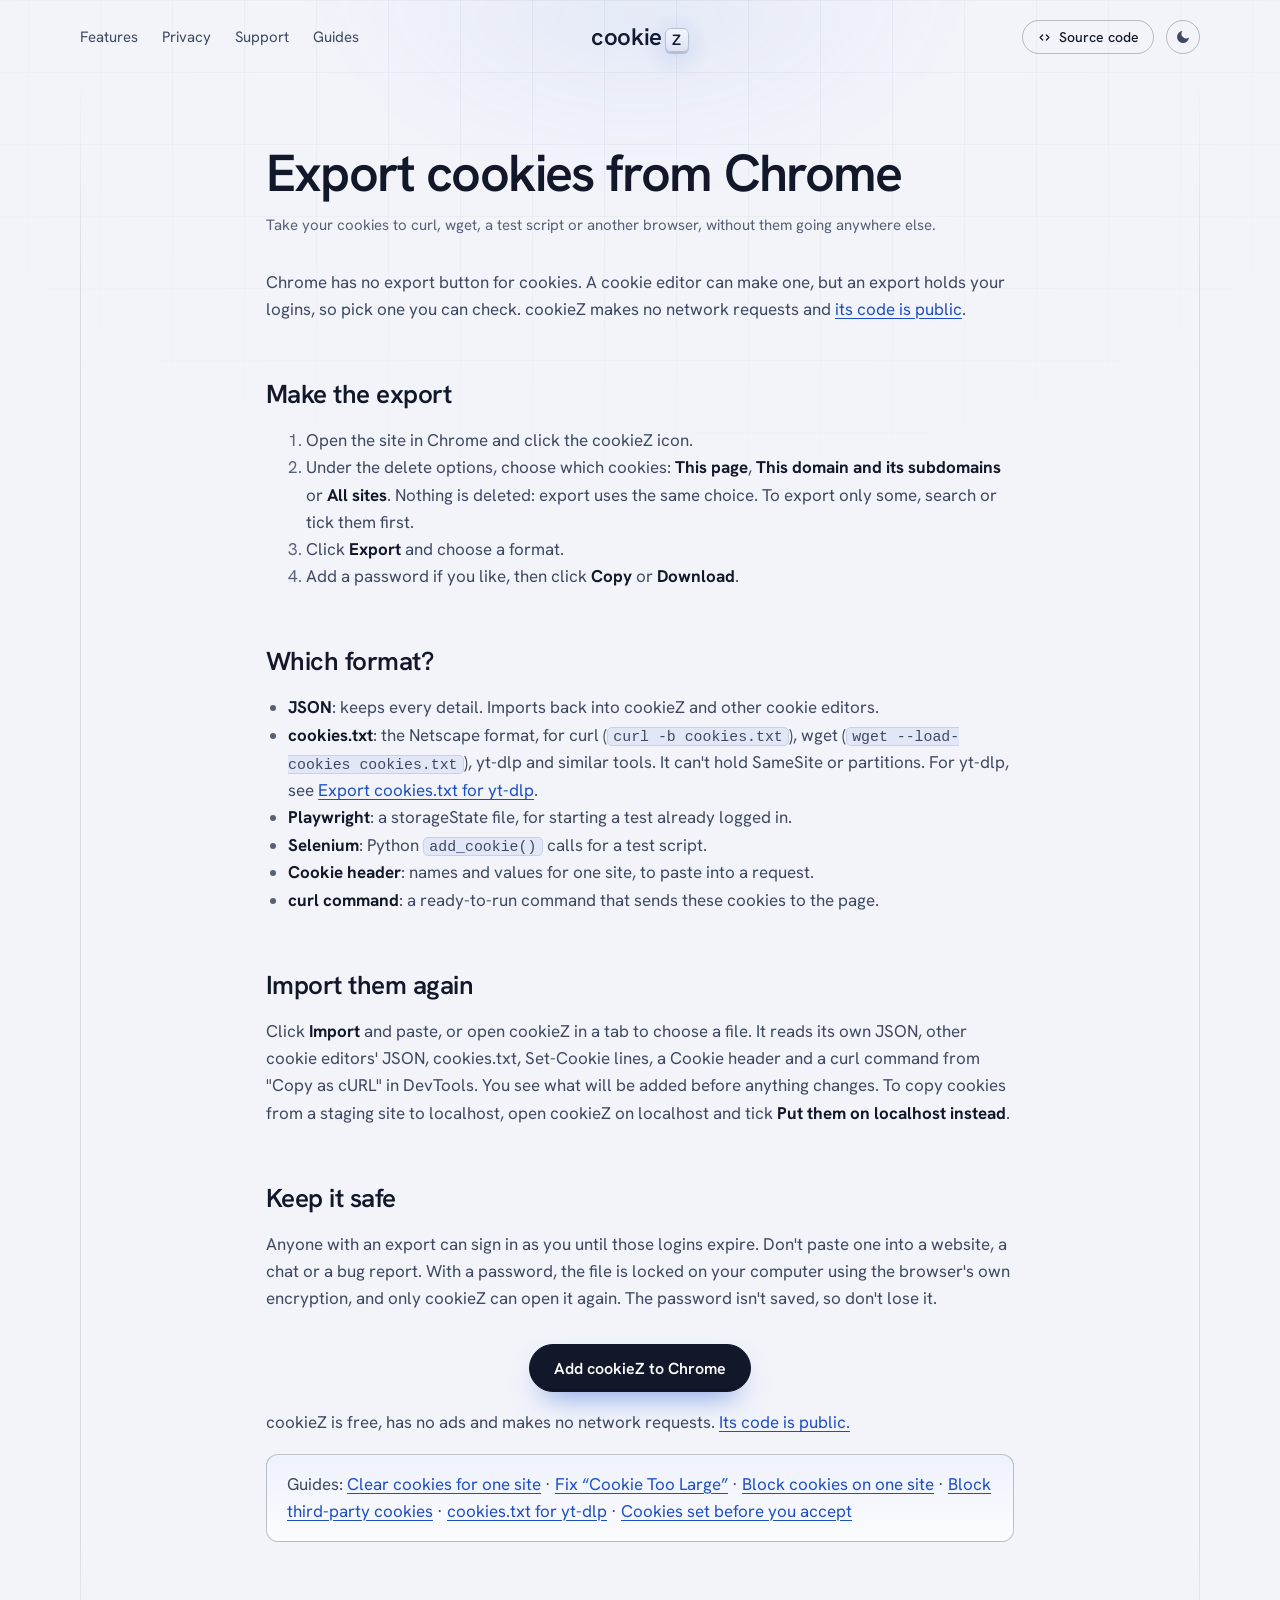
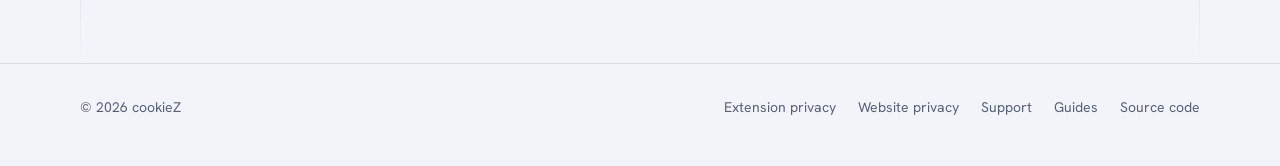
<file: docs/export-cookies/index.html>
<!DOCTYPE html>
<html lang="en-GB">
<head>
  <meta charset="utf-8">
  <meta name="viewport" content="width=device-width, initial-scale=1">
  <meta name="color-scheme" content="light dark">
  <!-- Applies the theme the visitor picked, before the page is drawn, so it
       doesn't flash. It's inline and not deferred for that reason. See theme.js. -->
  <script>
    try {
      const saved = localStorage.getItem("color-scheme");
      if (saved === "light" || saved === "dark") {
        document.documentElement.classList.add(saved);
        document.querySelector('meta[name="color-scheme"]').content = saved;
      }
    } catch (e) {}
  </script>
  <title>Export cookies from Chrome - cookieZ</title>
  <meta name="description" content="How to export Chrome cookies as JSON, cookies.txt, a Playwright storageState file, a Cookie header or a curl command, for curl, wget, yt-dlp, tests and other browsers.">
  <link rel="canonical" href="https://cookiez.uk/export-cookies/">
  <meta property="og:type" content="article">
  <meta property="og:site_name" content="cookieZ">
  <meta property="og:title" content="Export cookies from Chrome - cookieZ">
  <meta property="og:description" content="How to export Chrome cookies as JSON, cookies.txt, a Playwright storageState file, a Cookie header or a curl command, for curl, wget, yt-dlp, tests and other browsers.">
  <meta property="og:url" content="https://cookiez.uk/export-cookies/">
  <meta property="og:image" content="https://cookiez.uk/images/01-overview.png">
  <meta property="og:image:width" content="1280">
  <meta property="og:image:height" content="800">
  <meta name="twitter:card" content="summary_large_image">
  <link rel="icon" type="image/png" sizes="32x32" href="../images/favicon-32.png">
  <!-- The heading uses this font, so fetch it straight away. -->
  <link rel="preload" href="../fonts/hanken-grotesk.woff2" as="font" type="font/woff2" crossorigin>
  <link rel="stylesheet" href="../style.css?v=2.3.0">
  <script src="../theme.js?v=2.3.0" defer></script>
</head>
<body>
  <a class="skip" href="#main">Skip to content</a>

  <header class="site-header">
    <div class="wrap">
      <nav class="site-nav" aria-label="Main">
        <ul>
          <li><a href="../#features">Features</a></li>
          <li><a href="../privacy/">Privacy</a></li>
          <li><a href="../support/">Support</a></li>
          <li><a href="../guides/">Guides</a></li>
        </ul>
      </nav>
      <a class="wordmark" href="../" aria-label="cookieZ home">cookie<span class="key" aria-hidden="true">Z</span></a>
      <div class="header-end">
        <a class="pill" href="https://github.com/mwc0/cookie-manager">
          <svg viewBox="0 0 24 24" aria-hidden="true" focusable="false">
            <path d="m9 8-4 4 4 4m6-8 4 4-4 4" fill="none" stroke="currentColor" stroke-width="2" stroke-linecap="round" stroke-linejoin="round"/>
          </svg>
          Source code
        </a>
        <button type="button" class="theme-toggle" aria-label="Switch theme" hidden>
          <svg class="icon-moon" viewBox="0 0 24 24" aria-hidden="true" focusable="false">
            <path d="M21 12.79A9 9 0 1 1 11.21 3 7 7 0 0 0 21 12.79Z" fill="currentColor"/>
          </svg>
          <svg class="icon-sun" viewBox="0 0 24 24" aria-hidden="true" focusable="false">
            <circle cx="12" cy="12" r="4.2" fill="currentColor"/>
            <g stroke="currentColor" stroke-width="2" stroke-linecap="round">
              <line x1="12" y1="1.5" x2="12" y2="3.6"/>
              <line x1="12" y1="20.4" x2="12" y2="22.5"/>
              <line x1="1.5" y1="12" x2="3.6" y2="12"/>
              <line x1="20.4" y1="12" x2="22.5" y2="12"/>
              <line x1="4.6" y1="4.6" x2="6.1" y2="6.1"/>
              <line x1="17.9" y1="17.9" x2="19.4" y2="19.4"/>
              <line x1="4.6" y1="19.4" x2="6.1" y2="17.9"/>
              <line x1="17.9" y1="6.1" x2="19.4" y2="4.6"/>
            </g>
          </svg>
        </button>
      </div>
    </div>
  </header>

  <main id="main" class="page">
    <div class="wrap prose">
      <h1>Export cookies from Chrome</h1>
      <p class="updated">Take your cookies to curl, wget, a test script or another browser, without them going anywhere else.</p>

      <p>Chrome has no export button for cookies. A cookie editor can make one, but an export holds your logins, so pick one you can check. cookieZ makes no network requests and <a href="https://github.com/mwc0/cookie-manager">its code is public</a>.</p>

      <h2>Make the export</h2>
      <ol>
        <li>Open the site in Chrome and click the cookieZ icon.</li>
        <li>Under the delete options, choose which cookies: <strong>This page</strong>, <strong>This domain and its subdomains</strong> or <strong>All sites</strong>. Nothing is deleted: export uses the same choice. To export only some, search or tick them first.</li>
        <li>Click <strong>Export</strong> and choose a format.</li>
        <li>Add a password if you like, then click <strong>Copy</strong> or <strong>Download</strong>.</li>
      </ol>

      <h2>Which format?</h2>
      <ul>
        <li><strong>JSON</strong>: keeps every detail. Imports back into cookieZ and other cookie editors.</li>
        <li><strong>cookies.txt</strong>: the Netscape format, for curl (<code>curl -b cookies.txt</code>), wget (<code>wget --load-cookies cookies.txt</code>), yt-dlp and similar tools. It can't hold SameSite or partitions. For yt-dlp, see <a href="../yt-dlp-cookies/">Export cookies.txt for yt-dlp</a>.</li>
        <li><strong>Playwright</strong>: a storageState file, for starting a test already logged in.</li>
        <li><strong>Selenium</strong>: Python <code>add_cookie()</code> calls for a test script.</li>
        <li><strong>Cookie header</strong>: names and values for one site, to paste into a request.</li>
        <li><strong>curl command</strong>: a ready-to-run command that sends these cookies to the page.</li>
      </ul>

      <h2>Import them again</h2>
      <p>Click <strong>Import</strong> and paste, or open cookieZ in a tab to choose a file. It reads its own JSON, other cookie editors' JSON, cookies.txt, Set-Cookie lines, a Cookie header and a curl command from "Copy as cURL" in DevTools. You see what will be added before anything changes. To copy cookies from a staging site to localhost, open cookieZ on localhost and tick <strong>Put them on localhost instead</strong>.</p>

      <h2>Keep it safe</h2>
      <p>Anyone with an export can sign in as you until those logins expire. Don't paste one into a website, a chat or a bug report. With a password, the file is locked on your computer using the browser's own encryption, and only cookieZ can open it again. The password isn't saved, so don't lose it.</p>

      <div class="actions"><a class="button" href="https://chromewebstore.google.com/detail/cookiez-cookie-editor/ceonoigjmjpfhkiokodcnhneecfhfokb?utm_source=cookiez.uk&amp;utm_content=export-cookies">Add cookieZ to Chrome</a></div>
      <p>cookieZ is free, has no ads and makes no network requests. <a href="https://github.com/mwc0/cookie-manager">Its code is public.</a></p>

      <p class="aside">Guides: <a href="../clear-cookies-for-one-site/">Clear cookies for one site</a> · <a href="../cookie-too-large/">Fix “Cookie Too Large”</a> · <a href="../block-cookies-on-one-site/">Block cookies on one site</a> · <a href="../block-third-party-cookies/">Block third-party cookies</a> · <a href="../yt-dlp-cookies/">cookies.txt for yt-dlp</a> · <a href="../cookies-before-you-accept/">Cookies set before you accept</a></p>
    </div>
  </main>

  <footer class="site-footer">
    <div class="wrap">
      <span>&copy; 2026 cookieZ</span>
      <ul>
        <li><a href="../privacy/">Extension privacy</a></li>
        <li><a href="../website-privacy/">Website privacy</a></li>
        <li><a href="../support/">Support</a></li>
        <li><a href="../guides/">Guides</a></li>
        <li><a href="https://github.com/mwc0/cookie-manager">Source code</a></li>
      </ul>
    </div>
  </footer>
</body>
</html>
</file>
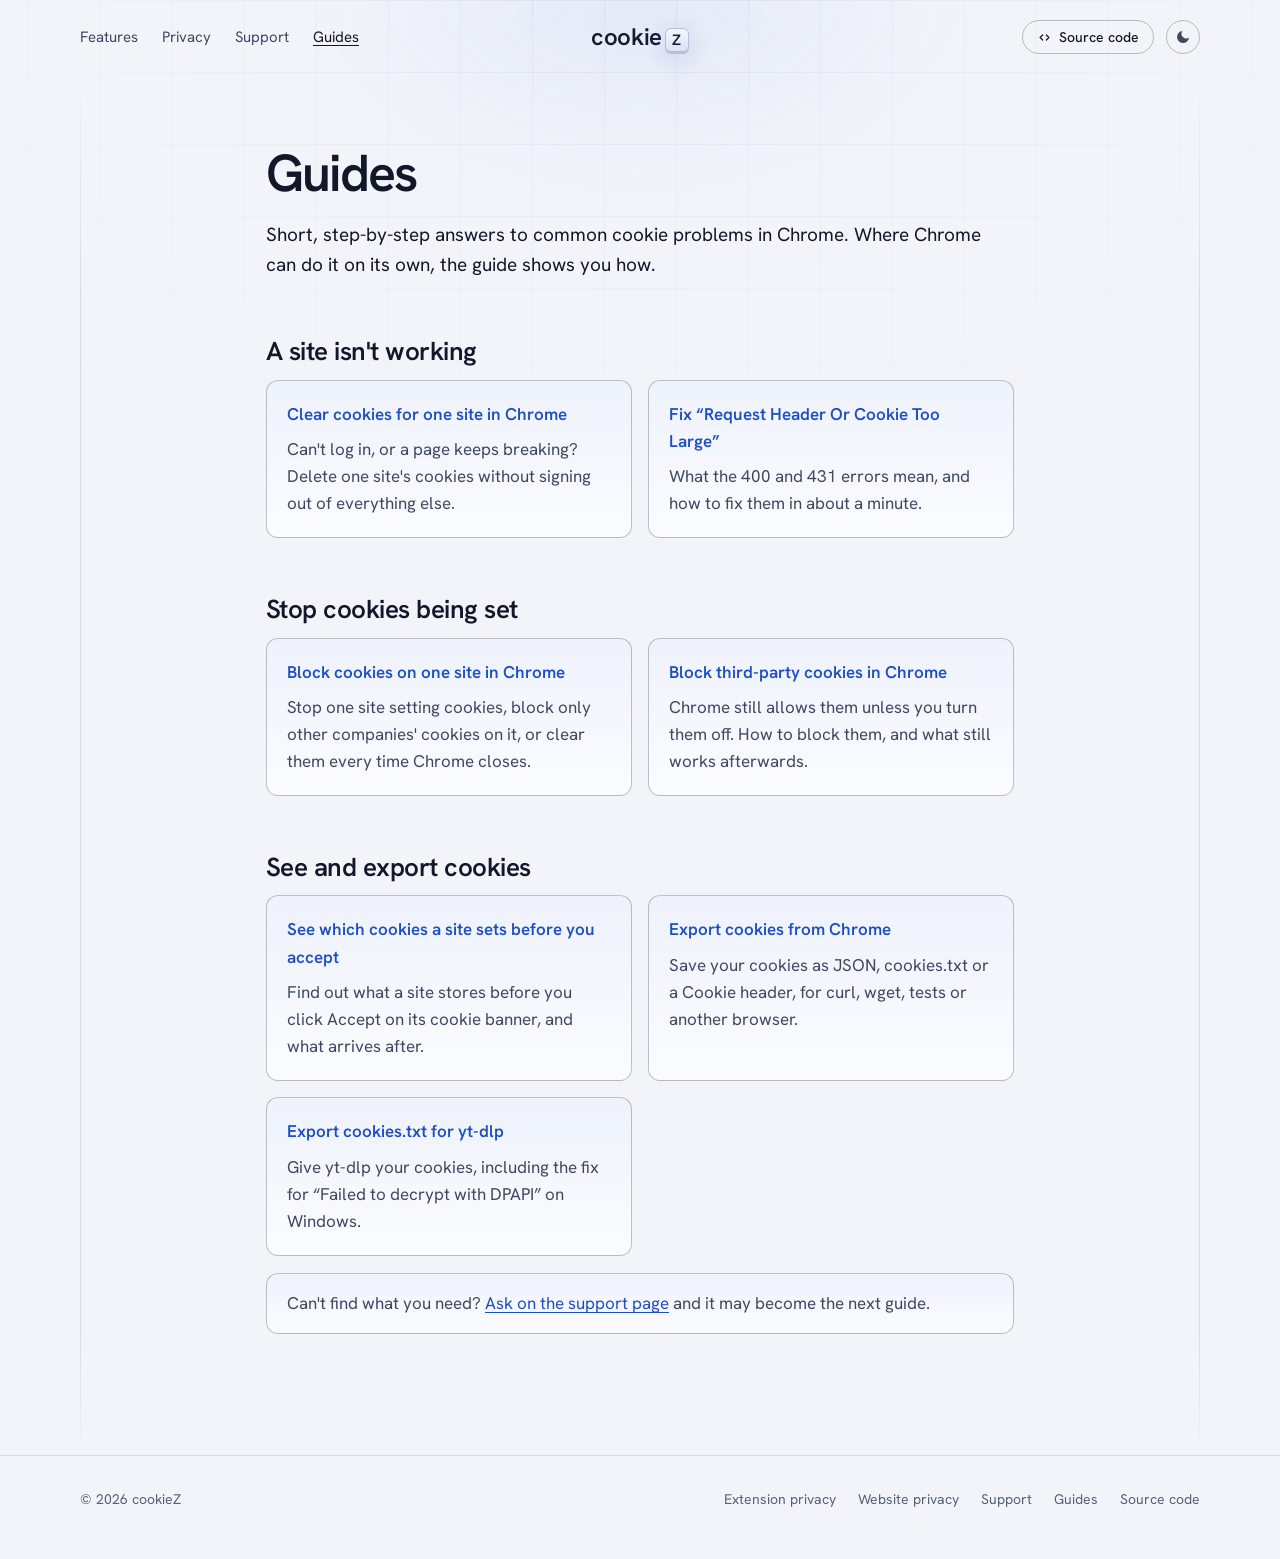
<file: docs/guides/index.html>
<!DOCTYPE html>
<html lang="en-GB">
<head>
  <meta charset="utf-8">
  <meta name="viewport" content="width=device-width, initial-scale=1">
  <meta name="color-scheme" content="light dark">
  <!-- Applies the theme the visitor picked, before the page is drawn, so it
       doesn't flash. It's inline and not deferred for that reason. See theme.js. -->
  <script>
    try {
      const saved = localStorage.getItem("color-scheme");
      if (saved === "light" || saved === "dark") {
        document.documentElement.classList.add(saved);
        document.querySelector('meta[name="color-scheme"]').content = saved;
      }
    } catch (e) {}
  </script>
  <title>Guides - cookieZ</title>
  <meta name="description" content="Step-by-step guides to clearing, blocking and exporting cookies in Chrome.">
  <link rel="canonical" href="https://cookiez.uk/guides/">
  <meta property="og:type" content="website">
  <meta property="og:site_name" content="cookieZ">
  <meta property="og:title" content="Guides - cookieZ">
  <meta property="og:description" content="Step-by-step guides to clearing, blocking and exporting cookies in Chrome.">
  <meta property="og:url" content="https://cookiez.uk/guides/">
  <meta property="og:image" content="https://cookiez.uk/images/01-overview.png">
  <meta property="og:image:width" content="1280">
  <meta property="og:image:height" content="800">
  <meta name="twitter:card" content="summary_large_image">
  <link rel="icon" type="image/png" sizes="32x32" href="../images/favicon-32.png">
  <!-- The heading uses this font, so fetch it straight away. -->
  <link rel="preload" href="../fonts/hanken-grotesk.woff2" as="font" type="font/woff2" crossorigin>
  <link rel="stylesheet" href="../style.css?v=2.3.0">
  <script src="../theme.js?v=2.3.0" defer></script>
</head>
<body>
  <a class="skip" href="#main">Skip to content</a>

  <header class="site-header">
    <div class="wrap">
      <nav class="site-nav" aria-label="Main">
        <ul>
          <li><a href="../#features">Features</a></li>
          <li><a href="../privacy/">Privacy</a></li>
          <li><a href="../support/">Support</a></li>
          <li><a href="./" aria-current="page">Guides</a></li>
        </ul>
      </nav>
      <a class="wordmark" href="../" aria-label="cookieZ home">cookie<span class="key" aria-hidden="true">Z</span></a>
      <div class="header-end">
        <a class="pill" href="https://github.com/mwc0/cookie-manager">
          <svg viewBox="0 0 24 24" aria-hidden="true" focusable="false">
            <path d="m9 8-4 4 4 4m6-8 4 4-4 4" fill="none" stroke="currentColor" stroke-width="2" stroke-linecap="round" stroke-linejoin="round"/>
          </svg>
          Source code
        </a>
        <button type="button" class="theme-toggle" aria-label="Switch theme" hidden>
          <svg class="icon-moon" viewBox="0 0 24 24" aria-hidden="true" focusable="false">
            <path d="M21 12.79A9 9 0 1 1 11.21 3 7 7 0 0 0 21 12.79Z" fill="currentColor"/>
          </svg>
          <svg class="icon-sun" viewBox="0 0 24 24" aria-hidden="true" focusable="false">
            <circle cx="12" cy="12" r="4.2" fill="currentColor"/>
            <g stroke="currentColor" stroke-width="2" stroke-linecap="round">
              <line x1="12" y1="1.5" x2="12" y2="3.6"/>
              <line x1="12" y1="20.4" x2="12" y2="22.5"/>
              <line x1="1.5" y1="12" x2="3.6" y2="12"/>
              <line x1="20.4" y1="12" x2="22.5" y2="12"/>
              <line x1="4.6" y1="4.6" x2="6.1" y2="6.1"/>
              <line x1="17.9" y1="17.9" x2="19.4" y2="19.4"/>
              <line x1="4.6" y1="19.4" x2="6.1" y2="17.9"/>
              <line x1="17.9" y1="6.1" x2="19.4" y2="4.6"/>
            </g>
          </svg>
        </button>
      </div>
    </div>
  </header>

  <main id="main" class="page">
    <div class="wrap prose">
      <h1>Guides</h1>
      <p class="intro">Short, step-by-step answers to common cookie problems in Chrome. Where Chrome can do it on its own, the guide shows you how.</p>

      <h2>A site isn't working</h2>
      <ul class="guide-list">
        <li>
          <a href="../clear-cookies-for-one-site/">Clear cookies for one site in Chrome</a>
          <p>Can't log in, or a page keeps breaking? Delete one site's cookies without signing out of everything else.</p>
        </li>
        <li>
          <a href="../cookie-too-large/">Fix &ldquo;Request Header Or Cookie Too Large&rdquo;</a>
          <p>What the 400 and 431 errors mean, and how to fix them in about a minute.</p>
        </li>
      </ul>

      <h2>Stop cookies being set</h2>
      <ul class="guide-list">
        <li>
          <a href="../block-cookies-on-one-site/">Block cookies on one site in Chrome</a>
          <p>Stop one site setting cookies, block only other companies' cookies on it, or clear them every time Chrome closes.</p>
        </li>
        <li>
          <a href="../block-third-party-cookies/">Block third-party cookies in Chrome</a>
          <p>Chrome still allows them unless you turn them off. How to block them, and what still works afterwards.</p>
        </li>
      </ul>

      <h2>See and export cookies</h2>
      <ul class="guide-list">
        <li>
          <a href="../cookies-before-you-accept/">See which cookies a site sets before you accept</a>
          <p>Find out what a site stores before you click Accept on its cookie banner, and what arrives after.</p>
        </li>
        <li>
          <a href="../export-cookies/">Export cookies from Chrome</a>
          <p>Save your cookies as JSON, cookies.txt or a Cookie header, for curl, wget, tests or another browser.</p>
        </li>
        <li>
          <a href="../yt-dlp-cookies/">Export cookies.txt for yt-dlp</a>
          <p>Give yt-dlp your cookies, including the fix for &ldquo;Failed to decrypt with DPAPI&rdquo; on Windows.</p>
        </li>
      </ul>

      <p class="aside">Can't find what you need? <a href="../support/">Ask on the support page</a> and it may become the next guide.</p>
    </div>
  </main>

  <footer class="site-footer">
    <div class="wrap">
      <span>&copy; 2026 cookieZ</span>
      <ul>
        <li><a href="../privacy/">Extension privacy</a></li>
        <li><a href="../website-privacy/">Website privacy</a></li>
        <li><a href="../support/">Support</a></li>
        <li><a href="./" aria-current="page">Guides</a></li>
        <li><a href="https://github.com/mwc0/cookie-manager">Source code</a></li>
      </ul>
    </div>
  </footer>
</body>
</html>
</file>
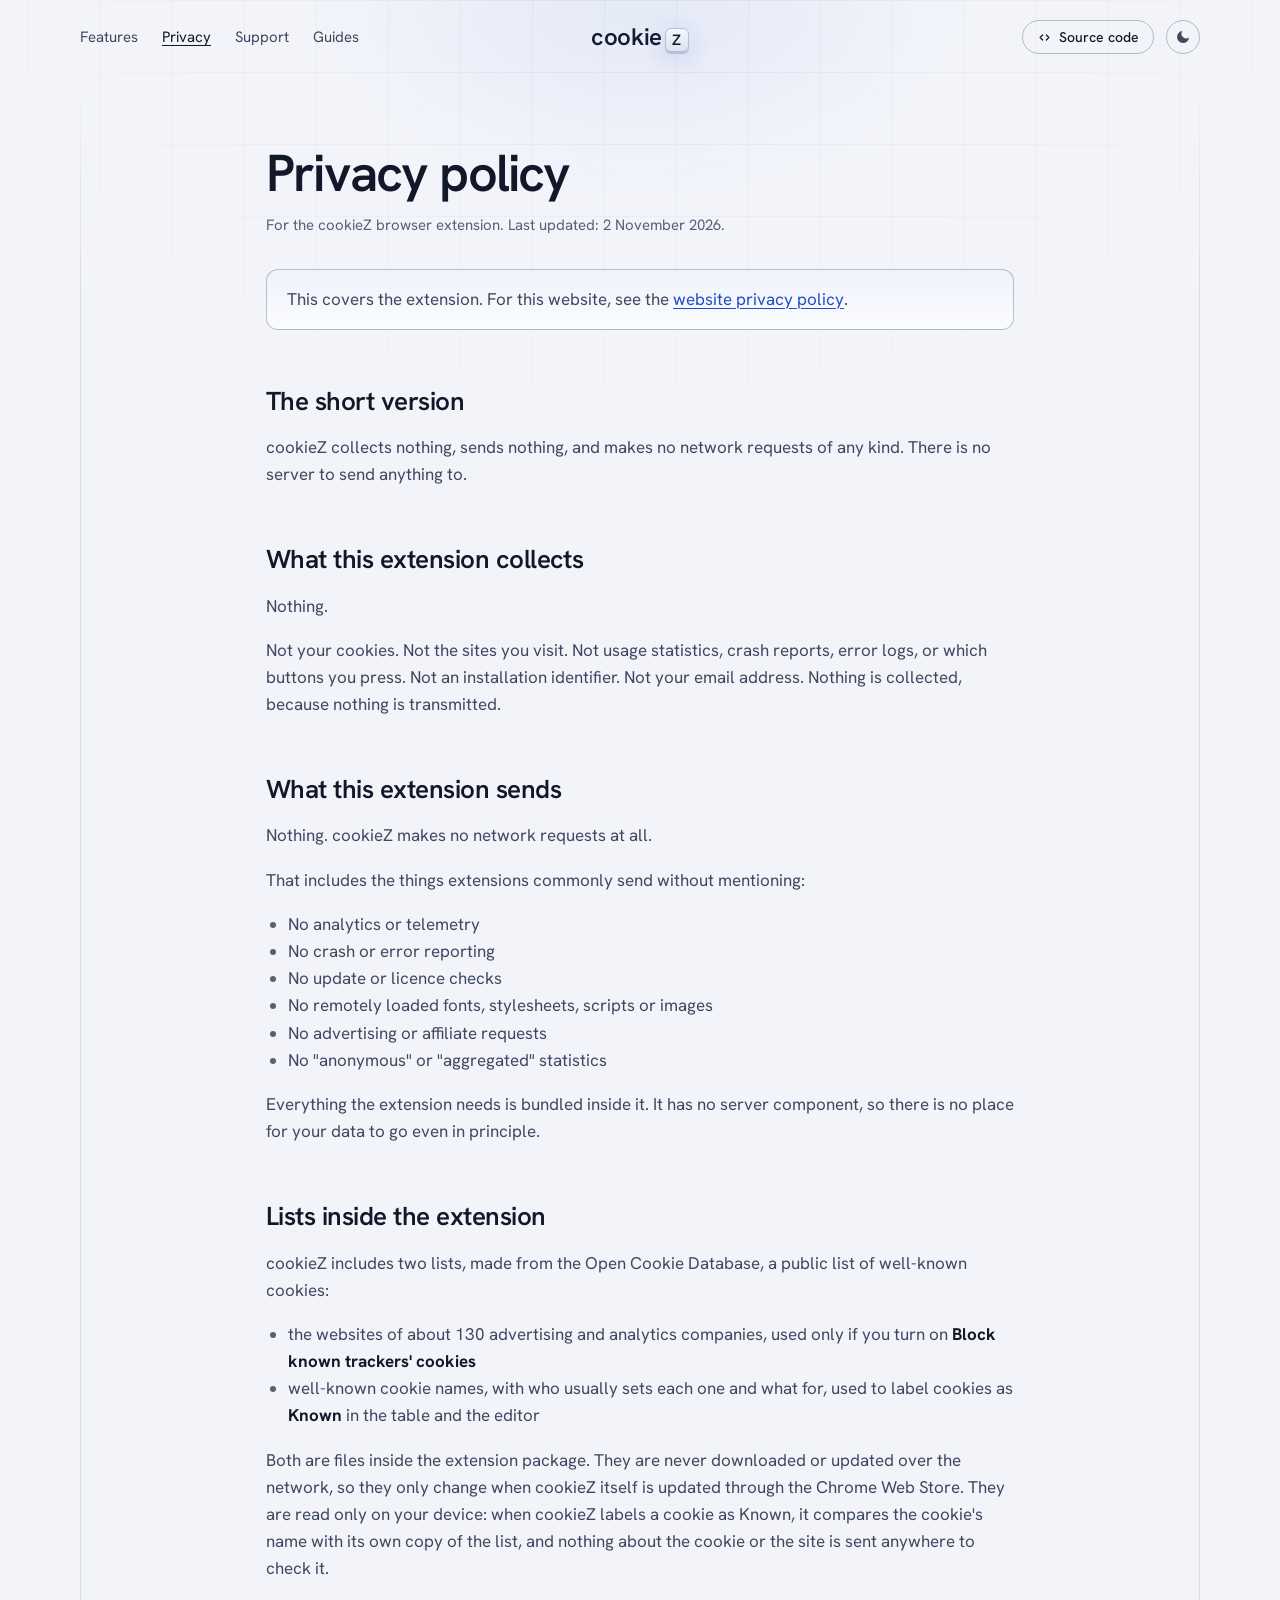
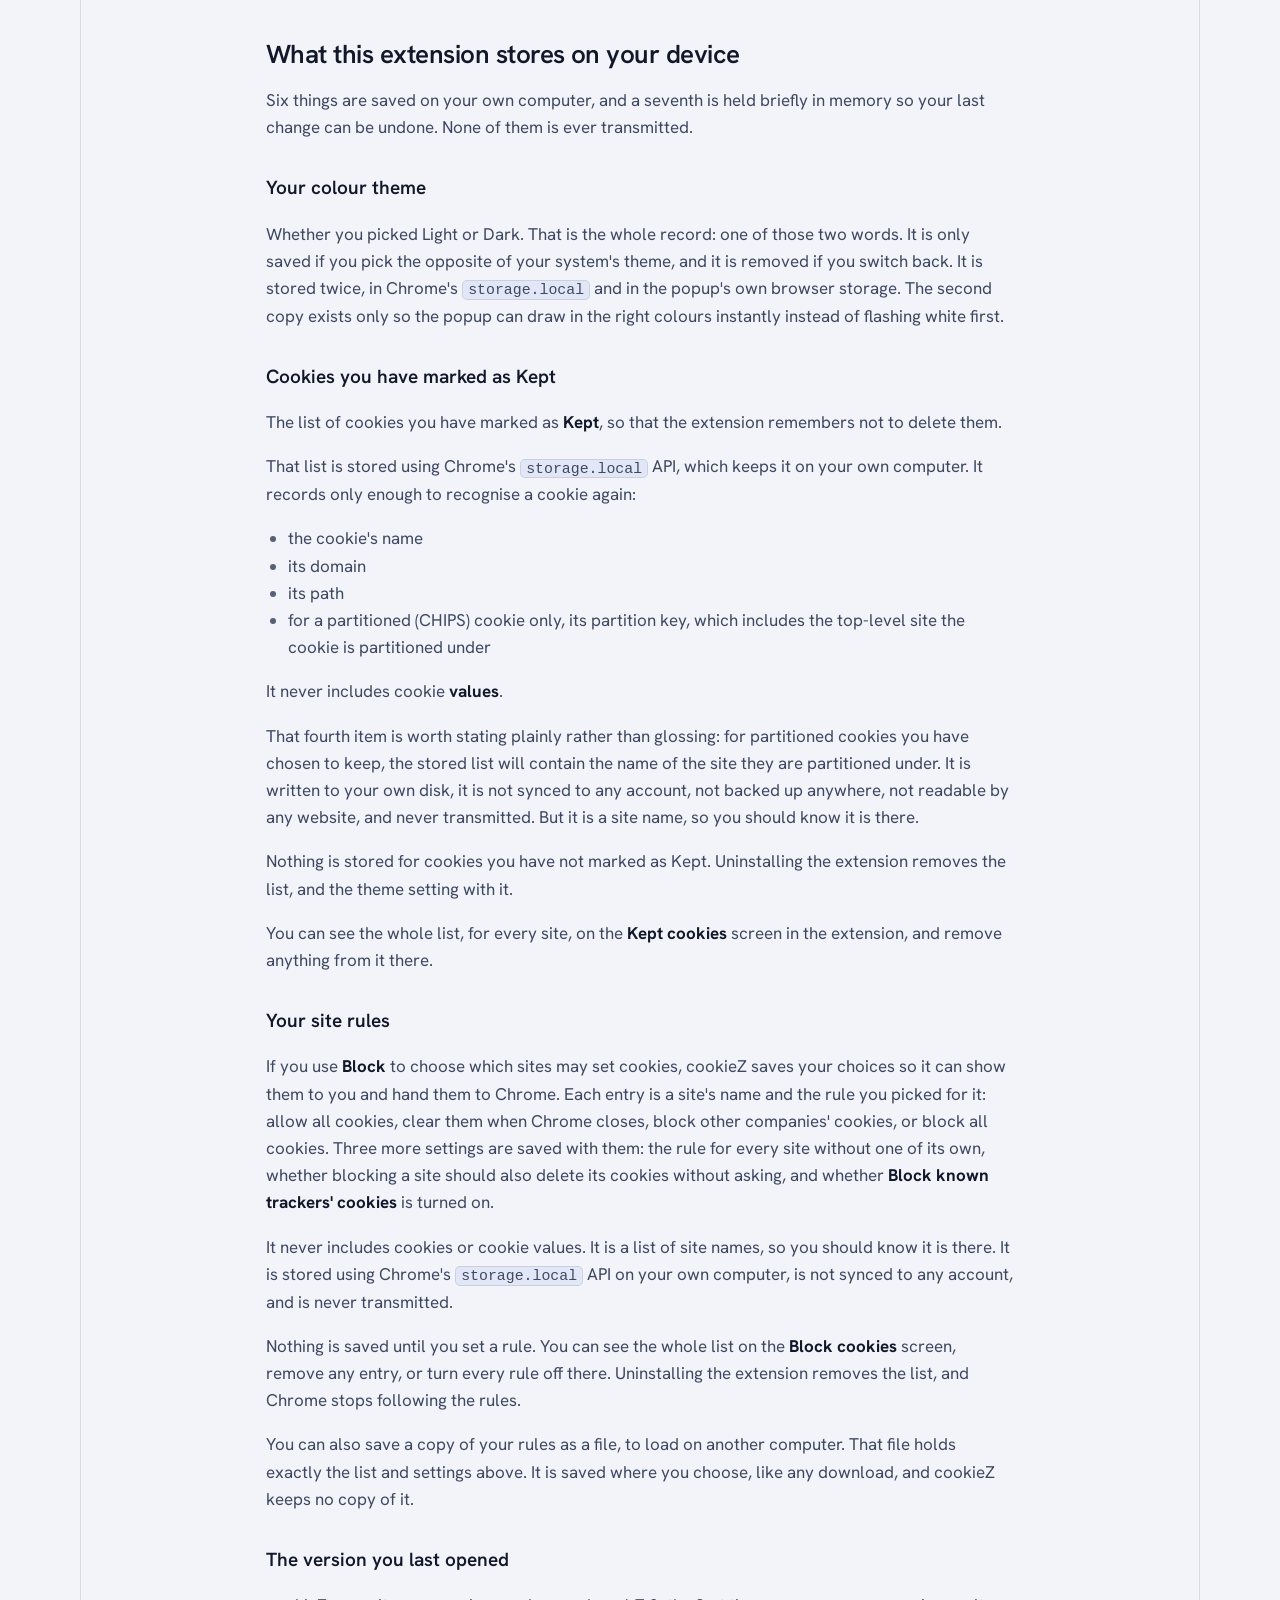
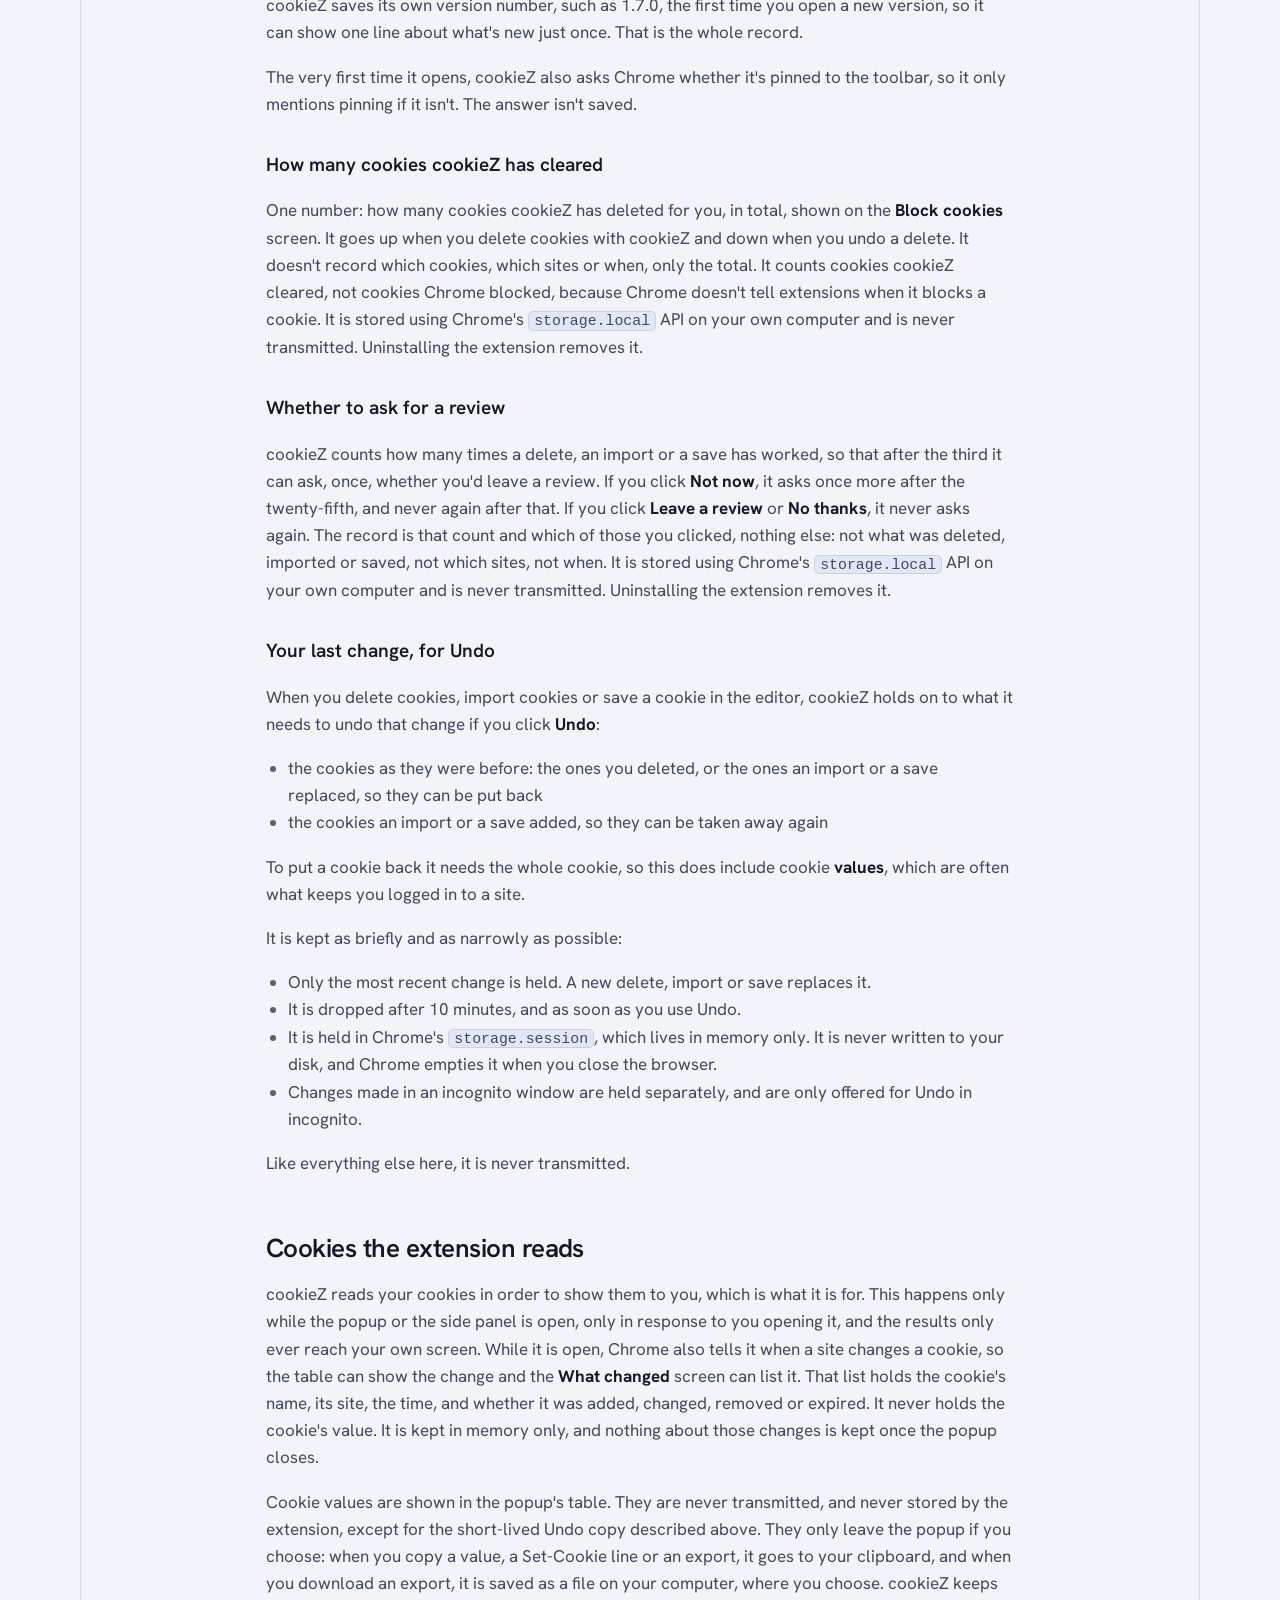
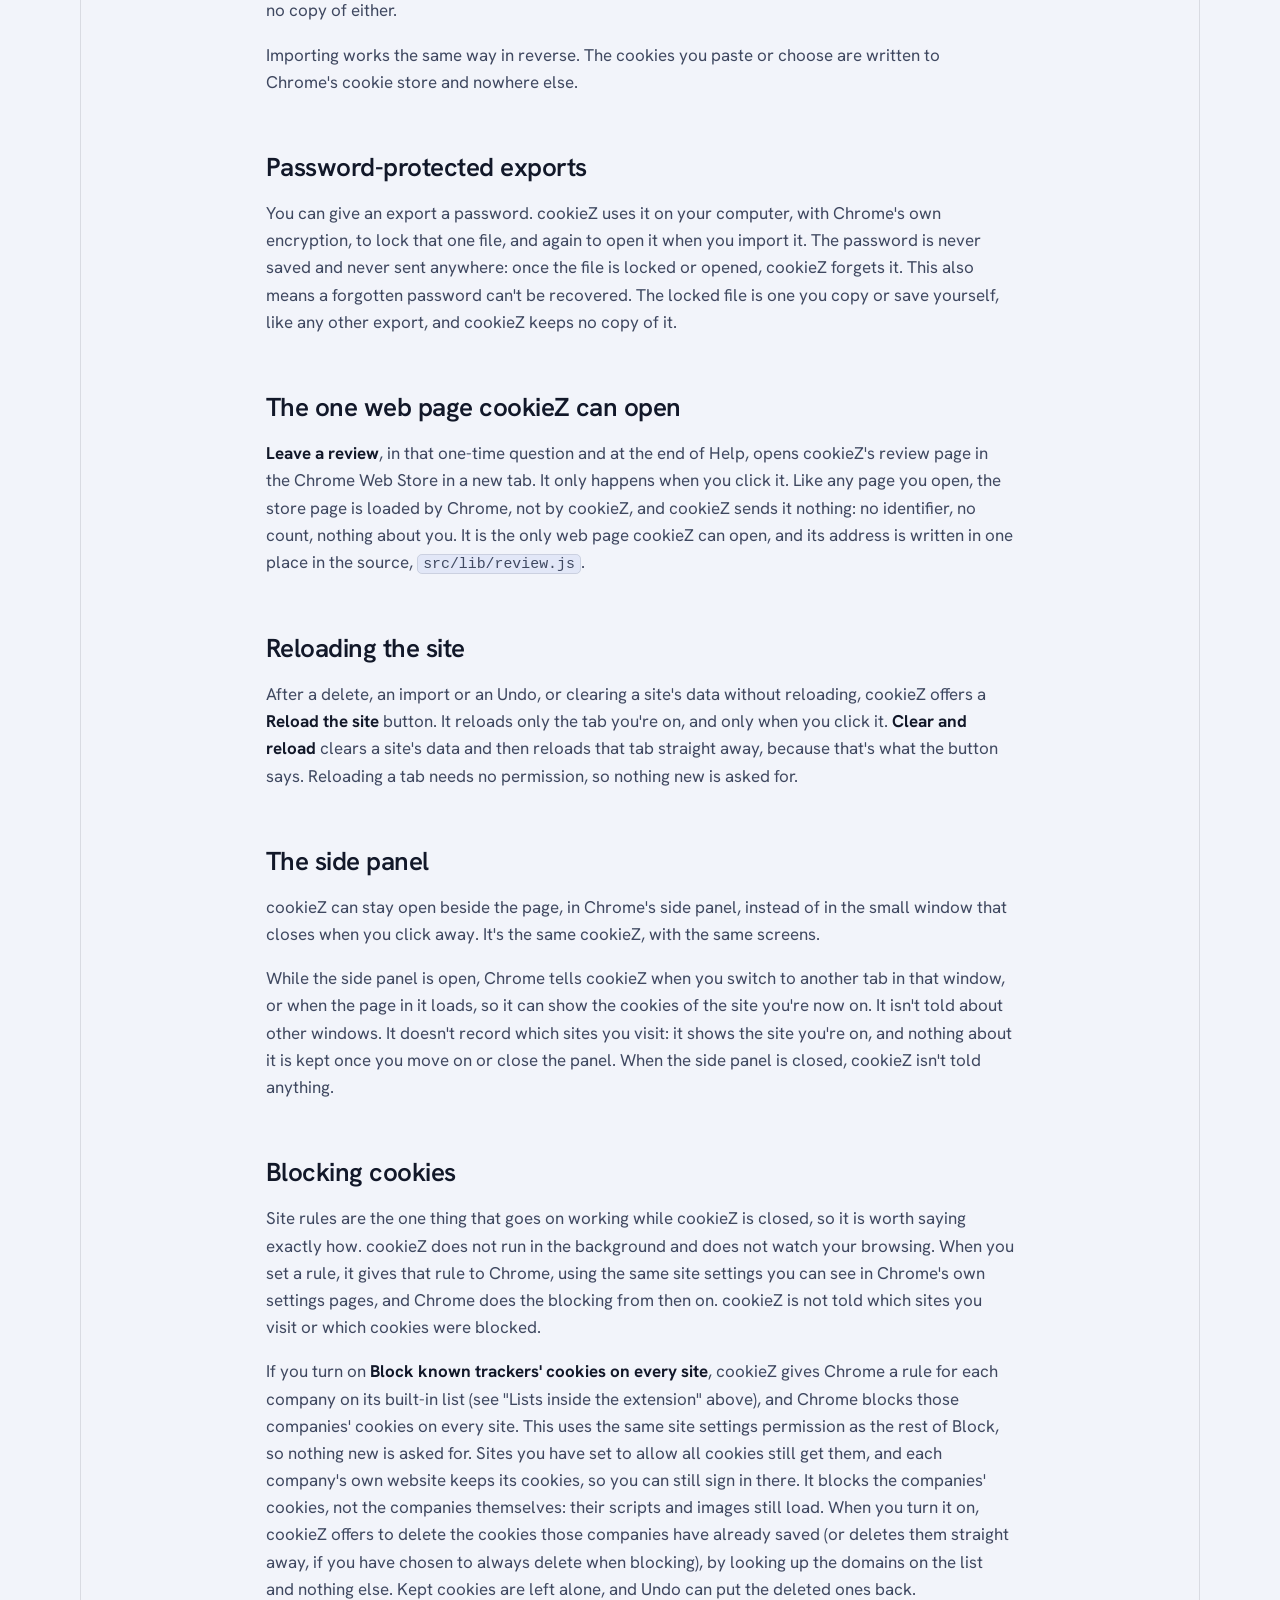
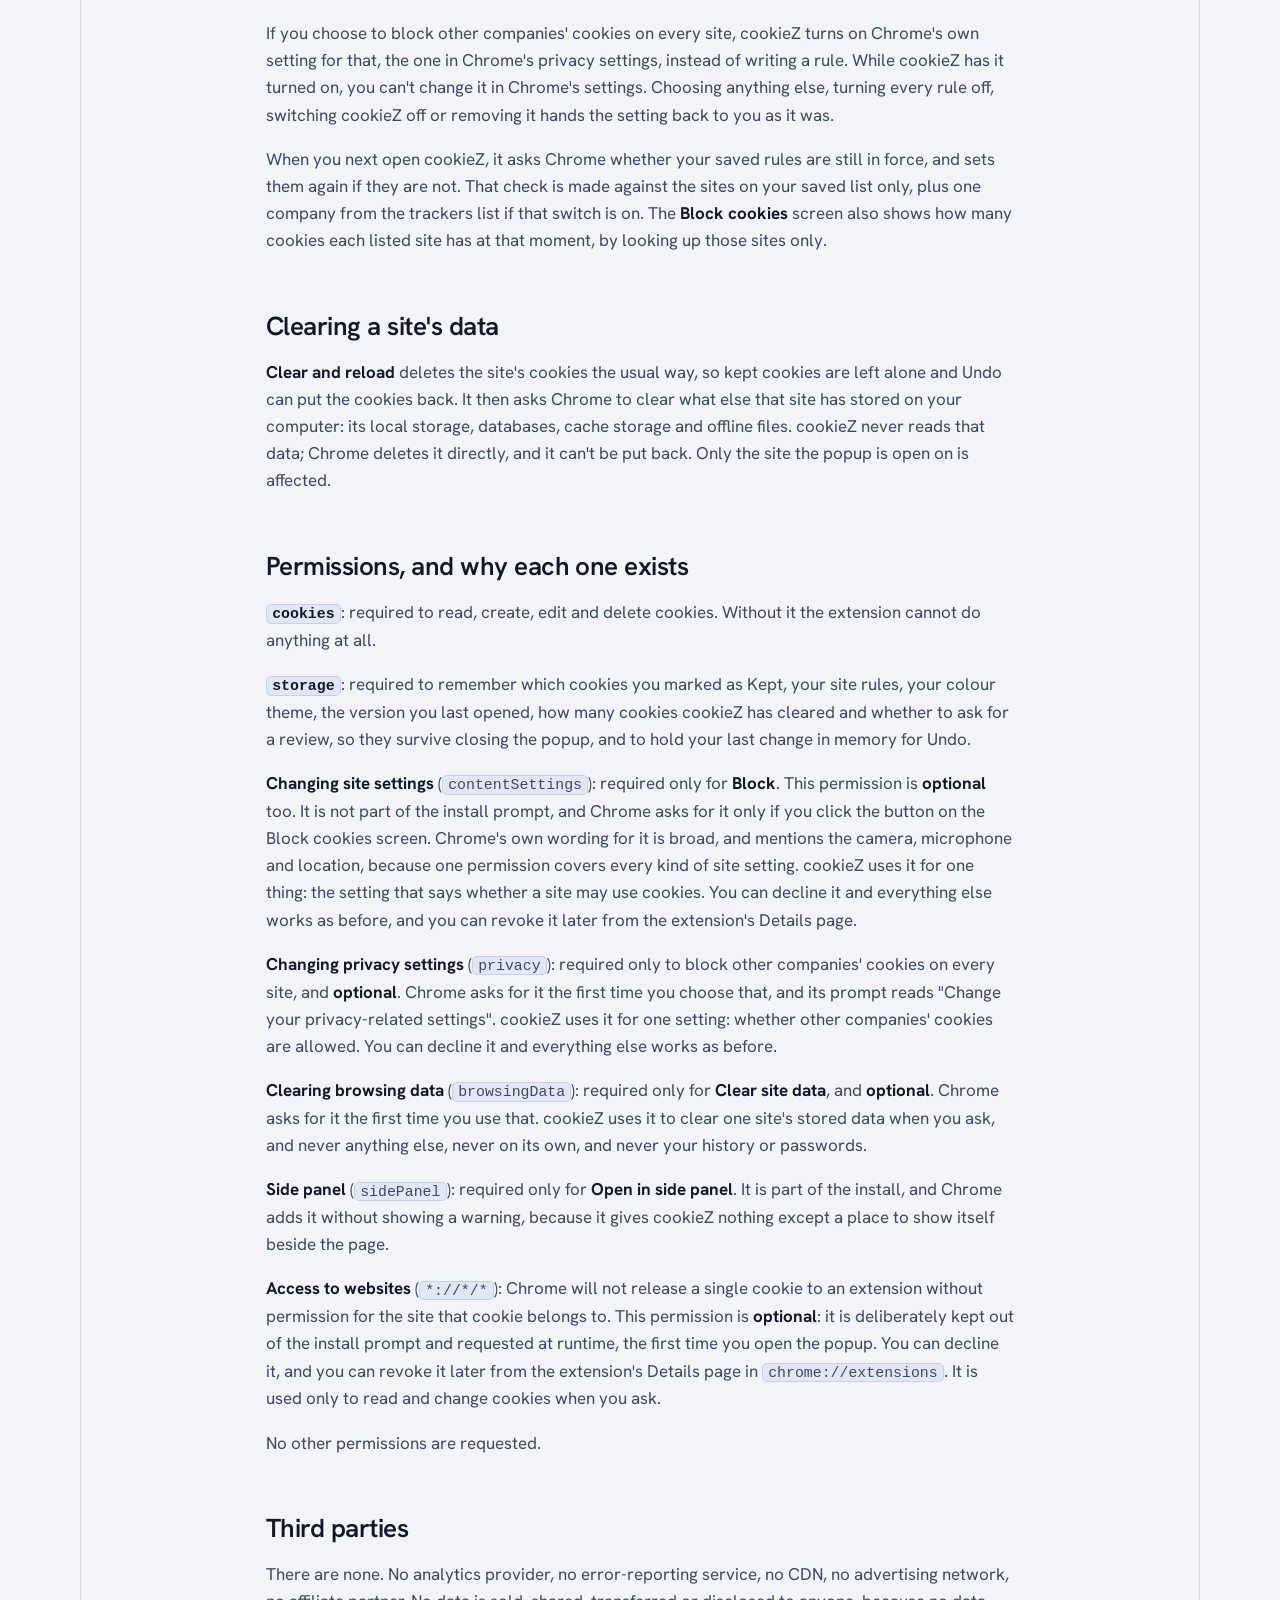
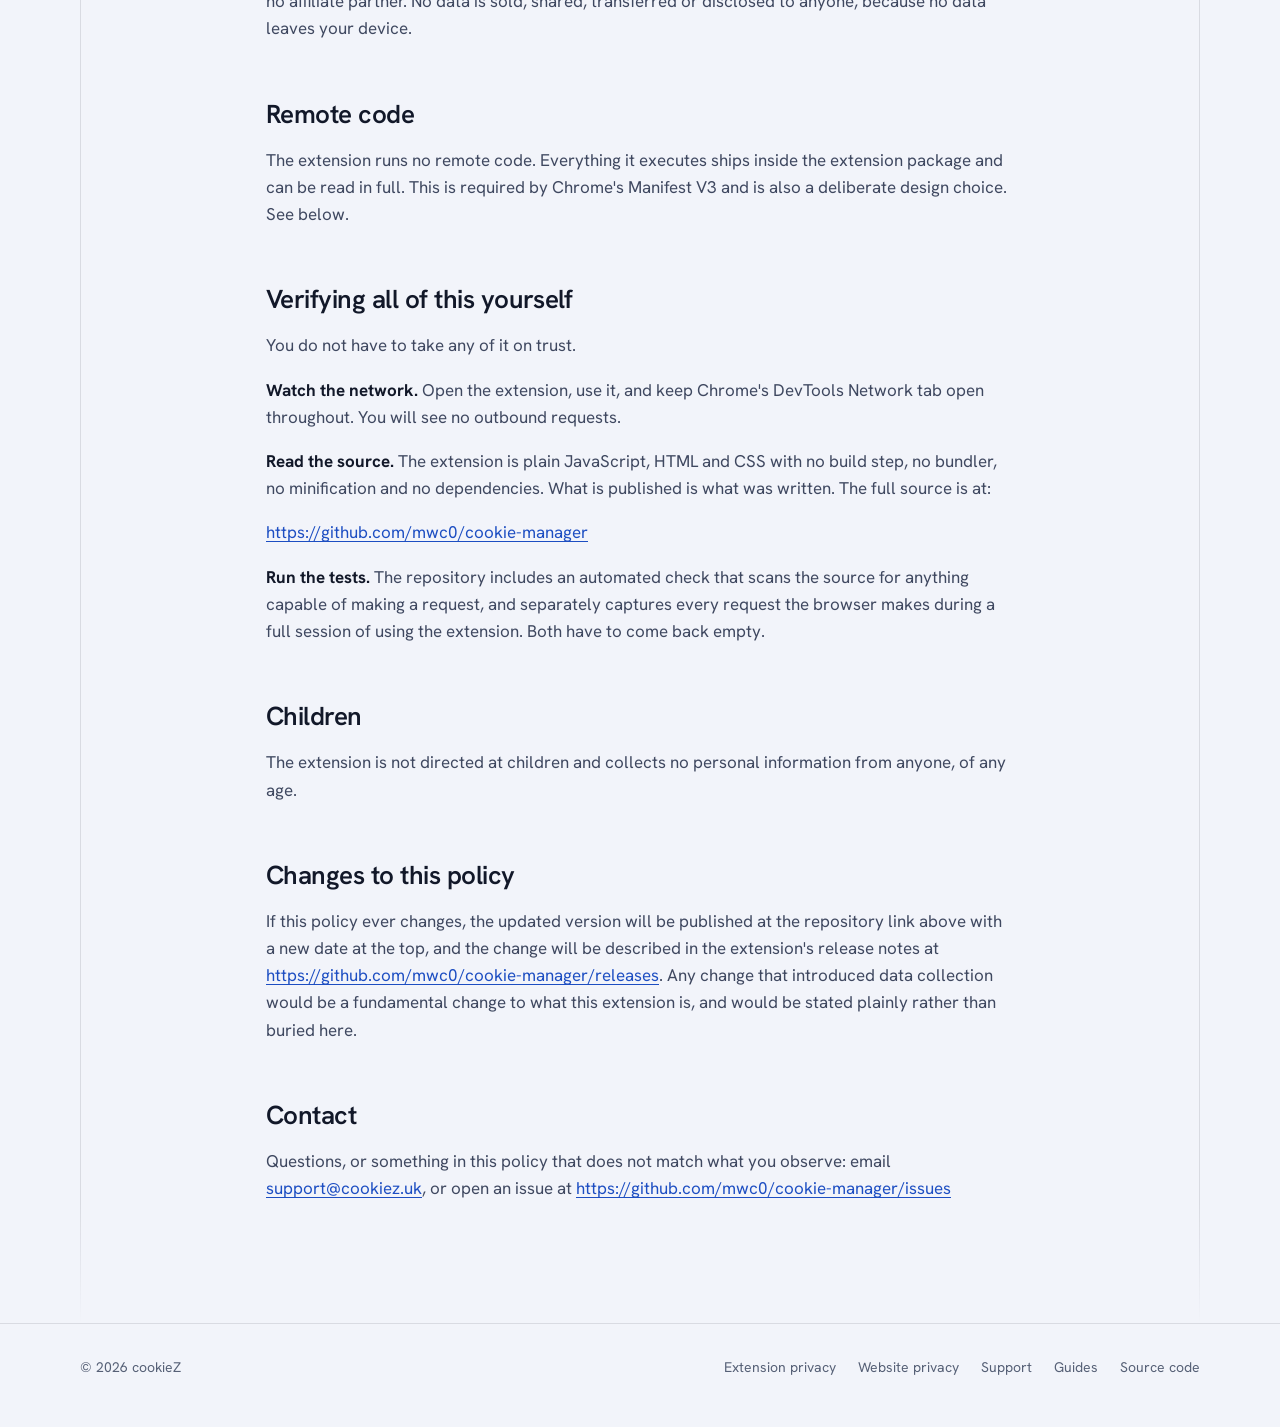
<file: docs/privacy/index.html>
<!DOCTYPE html>
<html lang="en-GB">
<head>
  <meta charset="utf-8">
  <meta name="viewport" content="width=device-width, initial-scale=1">
  <meta name="color-scheme" content="light dark">
  <!-- Applies the theme the visitor picked, before the page is drawn, so it
       doesn't flash. It's inline and not deferred for that reason. See theme.js. -->
  <script>
    try {
      const saved = localStorage.getItem("color-scheme");
      if (saved === "light" || saved === "dark") {
        document.documentElement.classList.add(saved);
        document.querySelector('meta[name="color-scheme"]').content = saved;
      }
    } catch (e) {}
  </script>
  <title>Extension privacy policy - cookieZ</title>
  <meta name="description" content="The cookieZ extension collects nothing, sends nothing and makes no network requests. What it stores on your computer, and why it needs each permission.">
  <link rel="canonical" href="https://cookiez.uk/privacy/">
  <meta property="og:type" content="website">
  <meta property="og:site_name" content="cookieZ">
  <meta property="og:title" content="Extension privacy policy - cookieZ">
  <meta property="og:description" content="The cookieZ extension collects nothing, sends nothing and makes no network requests. What it stores on your computer, and why it needs each permission.">
  <meta property="og:url" content="https://cookiez.uk/privacy/">
  <meta property="og:image" content="https://cookiez.uk/images/01-overview.png">
  <meta property="og:image:width" content="1280">
  <meta property="og:image:height" content="800">
  <meta name="twitter:card" content="summary_large_image">
  <link rel="icon" type="image/png" sizes="32x32" href="../images/favicon-32.png">
  <!-- The heading uses this font, so fetch it straight away. -->
  <link rel="preload" href="../fonts/hanken-grotesk.woff2" as="font" type="font/woff2" crossorigin>
  <link rel="stylesheet" href="../style.css?v=2.3.0">
  <script src="../theme.js?v=2.3.0" defer></script>
</head>
<body>
  <!-- Generated from store/PRIVACY.md by tests/make_privacy_page.py.
       Edit PRIVACY.md and re-run the script, never this page. -->
  <a class="skip" href="#main">Skip to content</a>

  <header class="site-header">
    <div class="wrap">
      <nav class="site-nav" aria-label="Main">
        <ul>
          <li><a href="../#features">Features</a></li>
          <li><a href="./" aria-current="page">Privacy</a></li>
          <li><a href="../support/">Support</a></li>
          <li><a href="../guides/">Guides</a></li>
        </ul>
      </nav>
      <a class="wordmark" href="../" aria-label="cookieZ home">cookie<span class="key" aria-hidden="true">Z</span></a>
      <div class="header-end">
        <a class="pill" href="https://github.com/mwc0/cookie-manager">
          <svg viewBox="0 0 24 24" aria-hidden="true" focusable="false">
            <path d="m9 8-4 4 4 4m6-8 4 4-4 4" fill="none" stroke="currentColor" stroke-width="2" stroke-linecap="round" stroke-linejoin="round"/>
          </svg>
          Source code
        </a>
        <button type="button" class="theme-toggle" aria-label="Switch theme" hidden>
          <svg class="icon-moon" viewBox="0 0 24 24" aria-hidden="true" focusable="false">
            <path d="M21 12.79A9 9 0 1 1 11.21 3 7 7 0 0 0 21 12.79Z" fill="currentColor"/>
          </svg>
          <svg class="icon-sun" viewBox="0 0 24 24" aria-hidden="true" focusable="false">
            <circle cx="12" cy="12" r="4.2" fill="currentColor"/>
            <g stroke="currentColor" stroke-width="2" stroke-linecap="round">
              <line x1="12" y1="1.5" x2="12" y2="3.6"/>
              <line x1="12" y1="20.4" x2="12" y2="22.5"/>
              <line x1="1.5" y1="12" x2="3.6" y2="12"/>
              <line x1="20.4" y1="12" x2="22.5" y2="12"/>
              <line x1="4.6" y1="4.6" x2="6.1" y2="6.1"/>
              <line x1="17.9" y1="17.9" x2="19.4" y2="19.4"/>
              <line x1="4.6" y1="19.4" x2="6.1" y2="17.9"/>
              <line x1="17.9" y1="6.1" x2="19.4" y2="4.6"/>
            </g>
          </svg>
        </button>
      </div>
    </div>
  </header>

  <main id="main" class="page">
    <div class="wrap prose">
      <h1>Privacy policy</h1>
      <p class="updated">For the cookieZ browser extension. Last updated: 2 November 2026.</p>
      <p class="aside">This covers the extension. For this website, see the <a href="../website-privacy/">website privacy policy</a>.</p>

      <h2>The short version</h2>

      <p>cookieZ collects nothing, sends nothing, and makes no network requests of any kind. There is no server to send anything to.</p>

      <h2>What this extension collects</h2>

      <p>Nothing.</p>

      <p>Not your cookies. Not the sites you visit. Not usage statistics, crash reports, error logs, or which buttons you press. Not an installation identifier. Not your email address. Nothing is collected, because nothing is transmitted.</p>

      <h2>What this extension sends</h2>

      <p>Nothing. cookieZ makes no network requests at all.</p>

      <p>That includes the things extensions commonly send without mentioning:</p>

      <ul>
        <li>No analytics or telemetry</li>
        <li>No crash or error reporting</li>
        <li>No update or licence checks</li>
        <li>No remotely loaded fonts, stylesheets, scripts or images</li>
        <li>No advertising or affiliate requests</li>
        <li>No "anonymous" or "aggregated" statistics</li>
      </ul>

      <p>Everything the extension needs is bundled inside it. It has no server component, so there is no place for your data to go even in principle.</p>

      <h2>Lists inside the extension</h2>

      <p>cookieZ includes two lists, made from the Open Cookie Database, a public list of well-known cookies:</p>

      <ul>
        <li>the websites of about 130 advertising and analytics companies, used only if you turn on <strong>Block known trackers' cookies</strong></li>
        <li>well-known cookie names, with who usually sets each one and what for, used to label cookies as <strong>Known</strong> in the table and the editor</li>
      </ul>

      <p>Both are files inside the extension package. They are never downloaded or updated over the network, so they only change when cookieZ itself is updated through the Chrome Web Store. They are read only on your device: when cookieZ labels a cookie as Known, it compares the cookie's name with its own copy of the list, and nothing about the cookie or the site is sent anywhere to check it.</p>

      <h2>What this extension stores on your device</h2>

      <p>Six things are saved on your own computer, and a seventh is held briefly in memory so your last change can be undone. None of them is ever transmitted.</p>

      <h3>Your colour theme</h3>

      <p>Whether you picked Light or Dark. That is the whole record: one of those two words. It is only saved if you pick the opposite of your system's theme, and it is removed if you switch back. It is stored twice, in Chrome's <code>storage.local</code> and in the popup's own browser storage. The second copy exists only so the popup can draw in the right colours instantly instead of flashing white first.</p>

      <h3>Cookies you have marked as Kept</h3>

      <p>The list of cookies you have marked as <strong>Kept</strong>, so that the extension remembers not to delete them.</p>

      <p>That list is stored using Chrome's <code>storage.local</code> API, which keeps it on your own computer. It records only enough to recognise a cookie again:</p>

      <ul>
        <li>the cookie's name</li>
        <li>its domain</li>
        <li>its path</li>
        <li>for a partitioned (CHIPS) cookie only, its partition key, which includes the top-level site the cookie is partitioned under</li>
      </ul>

      <p>It never includes cookie <strong>values</strong>.</p>

      <p>That fourth item is worth stating plainly rather than glossing: for partitioned cookies you have chosen to keep, the stored list will contain the name of the site they are partitioned under. It is written to your own disk, it is not synced to any account, not backed up anywhere, not readable by any website, and never transmitted. But it is a site name, so you should know it is there.</p>

      <p>Nothing is stored for cookies you have not marked as Kept. Uninstalling the extension removes the list, and the theme setting with it.</p>

      <p>You can see the whole list, for every site, on the <strong>Kept cookies</strong> screen in the extension, and remove anything from it there.</p>

      <h3>Your site rules</h3>

      <p>If you use <strong>Block</strong> to choose which sites may set cookies, cookieZ saves your choices so it can show them to you and hand them to Chrome. Each entry is a site's name and the rule you picked for it: allow all cookies, clear them when Chrome closes, block other companies' cookies, or block all cookies. Three more settings are saved with them: the rule for every site without one of its own, whether blocking a site should also delete its cookies without asking, and whether <strong>Block known trackers' cookies</strong> is turned on.</p>

      <p>It never includes cookies or cookie values. It is a list of site names, so you should know it is there. It is stored using Chrome's <code>storage.local</code> API on your own computer, is not synced to any account, and is never transmitted.</p>

      <p>Nothing is saved until you set a rule. You can see the whole list on the <strong>Block cookies</strong> screen, remove any entry, or turn every rule off there. Uninstalling the extension removes the list, and Chrome stops following the rules.</p>

      <p>You can also save a copy of your rules as a file, to load on another computer. That file holds exactly the list and settings above. It is saved where you choose, like any download, and cookieZ keeps no copy of it.</p>

      <h3>The version you last opened</h3>

      <p>cookieZ saves its own version number, such as 1.7.0, the first time you open a new version, so it can show one line about what's new just once. That is the whole record.</p>

      <p>The very first time it opens, cookieZ also asks Chrome whether it's pinned to the toolbar, so it only mentions pinning if it isn't. The answer isn't saved.</p>

      <h3>How many cookies cookieZ has cleared</h3>

      <p>One number: how many cookies cookieZ has deleted for you, in total, shown on the <strong>Block cookies</strong> screen. It goes up when you delete cookies with cookieZ and down when you undo a delete. It doesn't record which cookies, which sites or when, only the total. It counts cookies cookieZ cleared, not cookies Chrome blocked, because Chrome doesn't tell extensions when it blocks a cookie. It is stored using Chrome's <code>storage.local</code> API on your own computer and is never transmitted. Uninstalling the extension removes it.</p>

      <h3>Whether to ask for a review</h3>

      <p>cookieZ counts how many times a delete, an import or a save has worked, so that after the third it can ask, once, whether you'd leave a review. If you click <strong>Not now</strong>, it asks once more after the twenty-fifth, and never again after that. If you click <strong>Leave a review</strong> or <strong>No thanks</strong>, it never asks again. The record is that count and which of those you clicked, nothing else: not what was deleted, imported or saved, not which sites, not when. It is stored using Chrome's <code>storage.local</code> API on your own computer and is never transmitted. Uninstalling the extension removes it.</p>

      <h3>Your last change, for Undo</h3>

      <p>When you delete cookies, import cookies or save a cookie in the editor, cookieZ holds on to what it needs to undo that change if you click <strong>Undo</strong>:</p>

      <ul>
        <li>the cookies as they were before: the ones you deleted, or the ones an import or a save replaced, so they can be put back</li>
        <li>the cookies an import or a save added, so they can be taken away again</li>
      </ul>

      <p>To put a cookie back it needs the whole cookie, so this does include cookie <strong>values</strong>, which are often what keeps you logged in to a site.</p>

      <p>It is kept as briefly and as narrowly as possible:</p>

      <ul>
        <li>Only the most recent change is held. A new delete, import or save replaces it.</li>
        <li>It is dropped after 10 minutes, and as soon as you use Undo.</li>
        <li>It is held in Chrome's <code>storage.session</code>, which lives in memory only. It is never written to your disk, and Chrome empties it when you close the browser.</li>
        <li>Changes made in an incognito window are held separately, and are only offered for Undo in incognito.</li>
      </ul>

      <p>Like everything else here, it is never transmitted.</p>

      <h2>Cookies the extension reads</h2>

      <p>cookieZ reads your cookies in order to show them to you, which is what it is for. This happens only while the popup or the side panel is open, only in response to you opening it, and the results only ever reach your own screen. While it is open, Chrome also tells it when a site changes a cookie, so the table can show the change and the <strong>What changed</strong> screen can list it. That list holds the cookie's name, its site, the time, and whether it was added, changed, removed or expired. It never holds the cookie's value. It is kept in memory only, and nothing about those changes is kept once the popup closes.</p>

      <p>Cookie values are shown in the popup's table. They are never transmitted, and never stored by the extension, except for the short-lived Undo copy described above. They only leave the popup if you choose: when you copy a value, a Set-Cookie line or an export, it goes to your clipboard, and when you download an export, it is saved as a file on your computer, where you choose. cookieZ keeps no copy of either.</p>

      <p>Importing works the same way in reverse. The cookies you paste or choose are written to Chrome's cookie store and nowhere else.</p>

      <h2>Password-protected exports</h2>

      <p>You can give an export a password. cookieZ uses it on your computer, with Chrome's own encryption, to lock that one file, and again to open it when you import it. The password is never saved and never sent anywhere: once the file is locked or opened, cookieZ forgets it. This also means a forgotten password can't be recovered. The locked file is one you copy or save yourself, like any other export, and cookieZ keeps no copy of it.</p>

      <h2>The one web page cookieZ can open</h2>

      <p><strong>Leave a review</strong>, in that one-time question and at the end of Help, opens cookieZ's review page in the Chrome Web Store in a new tab. It only happens when you click it. Like any page you open, the store page is loaded by Chrome, not by cookieZ, and cookieZ sends it nothing: no identifier, no count, nothing about you. It is the only web page cookieZ can open, and its address is written in one place in the source, <code>src/lib/review.js</code>.</p>

      <h2>Reloading the site</h2>

      <p>After a delete, an import or an Undo, or clearing a site's data without reloading, cookieZ offers a <strong>Reload the site</strong> button. It reloads only the tab you're on, and only when you click it. <strong>Clear and reload</strong> clears a site's data and then reloads that tab straight away, because that's what the button says. Reloading a tab needs no permission, so nothing new is asked for.</p>

      <h2>The side panel</h2>

      <p>cookieZ can stay open beside the page, in Chrome's side panel, instead of in the small window that closes when you click away. It's the same cookieZ, with the same screens.</p>

      <p>While the side panel is open, Chrome tells cookieZ when you switch to another tab in that window, or when the page in it loads, so it can show the cookies of the site you're now on. It isn't told about other windows. It doesn't record which sites you visit: it shows the site you're on, and nothing about it is kept once you move on or close the panel. When the side panel is closed, cookieZ isn't told anything.</p>

      <h2>Blocking cookies</h2>

      <p>Site rules are the one thing that goes on working while cookieZ is closed, so it is worth saying exactly how. cookieZ does not run in the background and does not watch your browsing. When you set a rule, it gives that rule to Chrome, using the same site settings you can see in Chrome's own settings pages, and Chrome does the blocking from then on. cookieZ is not told which sites you visit or which cookies were blocked.</p>

      <p>If you turn on <strong>Block known trackers' cookies on every site</strong>, cookieZ gives Chrome a rule for each company on its built-in list (see "Lists inside the extension" above), and Chrome blocks those companies' cookies on every site. This uses the same site settings permission as the rest of Block, so nothing new is asked for. Sites you have set to allow all cookies still get them, and each company's own website keeps its cookies, so you can still sign in there. It blocks the companies' cookies, not the companies themselves: their scripts and images still load. When you turn it on, cookieZ offers to delete the cookies those companies have already saved (or deletes them straight away, if you have chosen to always delete when blocking), by looking up the domains on the list and nothing else. Kept cookies are left alone, and Undo can put the deleted ones back.</p>

      <p>If you choose to block other companies' cookies on every site, cookieZ turns on Chrome's own setting for that, the one in Chrome's privacy settings, instead of writing a rule. While cookieZ has it turned on, you can't change it in Chrome's settings. Choosing anything else, turning every rule off, switching cookieZ off or removing it hands the setting back to you as it was.</p>

      <p>When you next open cookieZ, it asks Chrome whether your saved rules are still in force, and sets them again if they are not. That check is made against the sites on your saved list only, plus one company from the trackers list if that switch is on. The <strong>Block cookies</strong> screen also shows how many cookies each listed site has at that moment, by looking up those sites only.</p>

      <h2>Clearing a site's data</h2>

      <p><strong>Clear and reload</strong> deletes the site's cookies the usual way, so kept cookies are left alone and Undo can put the cookies back. It then asks Chrome to clear what else that site has stored on your computer: its local storage, databases, cache storage and offline files. cookieZ never reads that data; Chrome deletes it directly, and it can't be put back. Only the site the popup is open on is affected.</p>

      <h2>Permissions, and why each one exists</h2>

      <p><strong><code>cookies</code></strong>: required to read, create, edit and delete cookies. Without it the extension cannot do anything at all.</p>

      <p><strong><code>storage</code></strong>: required to remember which cookies you marked as Kept, your site rules, your colour theme, the version you last opened, how many cookies cookieZ has cleared and whether to ask for a review, so they survive closing the popup, and to hold your last change in memory for Undo.</p>

      <p><strong>Changing site settings</strong> (<code>contentSettings</code>): required only for <strong>Block</strong>. This permission is <strong>optional</strong> too. It is not part of the install prompt, and Chrome asks for it only if you click the button on the Block cookies screen. Chrome's own wording for it is broad, and mentions the camera, microphone and location, because one permission covers every kind of site setting. cookieZ uses it for one thing: the setting that says whether a site may use cookies. You can decline it and everything else works as before, and you can revoke it later from the extension's Details page.</p>

      <p><strong>Changing privacy settings</strong> (<code>privacy</code>): required only to block other companies' cookies on every site, and <strong>optional</strong>. Chrome asks for it the first time you choose that, and its prompt reads "Change your privacy-related settings". cookieZ uses it for one setting: whether other companies' cookies are allowed. You can decline it and everything else works as before.</p>

      <p><strong>Clearing browsing data</strong> (<code>browsingData</code>): required only for <strong>Clear site data</strong>, and <strong>optional</strong>. Chrome asks for it the first time you use that. cookieZ uses it to clear one site's stored data when you ask, and never anything else, never on its own, and never your history or passwords.</p>

      <p><strong>Side panel</strong> (<code>sidePanel</code>): required only for <strong>Open in side panel</strong>. It is part of the install, and Chrome adds it without showing a warning, because it gives cookieZ nothing except a place to show itself beside the page.</p>

      <p><strong>Access to websites</strong> (<code>*://*/*</code>): Chrome will not release a single cookie to an extension without permission for the site that cookie belongs to. This permission is <strong>optional</strong>: it is deliberately kept out of the install prompt and requested at runtime, the first time you open the popup. You can decline it, and you can revoke it later from the extension's Details page in <code>chrome://extensions</code>. It is used only to read and change cookies when you ask.</p>

      <p>No other permissions are requested.</p>

      <h2>Third parties</h2>

      <p>There are none. No analytics provider, no error-reporting service, no CDN, no advertising network, no affiliate partner. No data is sold, shared, transferred or disclosed to anyone, because no data leaves your device.</p>

      <h2>Remote code</h2>

      <p>The extension runs no remote code. Everything it executes ships inside the extension package and can be read in full. This is required by Chrome's Manifest V3 and is also a deliberate design choice. See below.</p>

      <h2>Verifying all of this yourself</h2>

      <p>You do not have to take any of it on trust.</p>

      <p><strong>Watch the network.</strong> Open the extension, use it, and keep Chrome's DevTools Network tab open throughout. You will see no outbound requests.</p>

      <p><strong>Read the source.</strong> The extension is plain JavaScript, HTML and CSS with no build step, no bundler, no minification and no dependencies. What is published is what was written. The full source is at:</p>

      <p><a href="https://github.com/mwc0/cookie-manager">https://github.com/mwc0/cookie-manager</a></p>

      <p><strong>Run the tests.</strong> The repository includes an automated check that scans the source for anything capable of making a request, and separately captures every request the browser makes during a full session of using the extension. Both have to come back empty.</p>

      <h2>Children</h2>

      <p>The extension is not directed at children and collects no personal information from anyone, of any age.</p>

      <h2>Changes to this policy</h2>

      <p>If this policy ever changes, the updated version will be published at the repository link above with a new date at the top, and the change will be described in the extension's release notes at <a href="https://github.com/mwc0/cookie-manager/releases">https://github.com/mwc0/cookie-manager/releases</a>. Any change that introduced data collection would be a fundamental change to what this extension is, and would be stated plainly rather than buried here.</p>

      <h2>Contact</h2>

      <p>Questions, or something in this policy that does not match what you observe: email <a href="mailto:support@cookiez.uk">support@cookiez.uk</a>, or open an issue at <a href="https://github.com/mwc0/cookie-manager/issues">https://github.com/mwc0/cookie-manager/issues</a></p>
    </div>
  </main>

  <footer class="site-footer">
    <div class="wrap">
      <span>&copy; 2026 cookieZ</span>
      <ul>
        <li><a href="./">Extension privacy</a></li>
        <li><a href="../website-privacy/">Website privacy</a></li>
        <li><a href="../support/">Support</a></li>
        <li><a href="../guides/">Guides</a></li>
        <li><a href="https://github.com/mwc0/cookie-manager">Source code</a></li>
      </ul>
    </div>
  </footer>
</body>
</html>
</file>
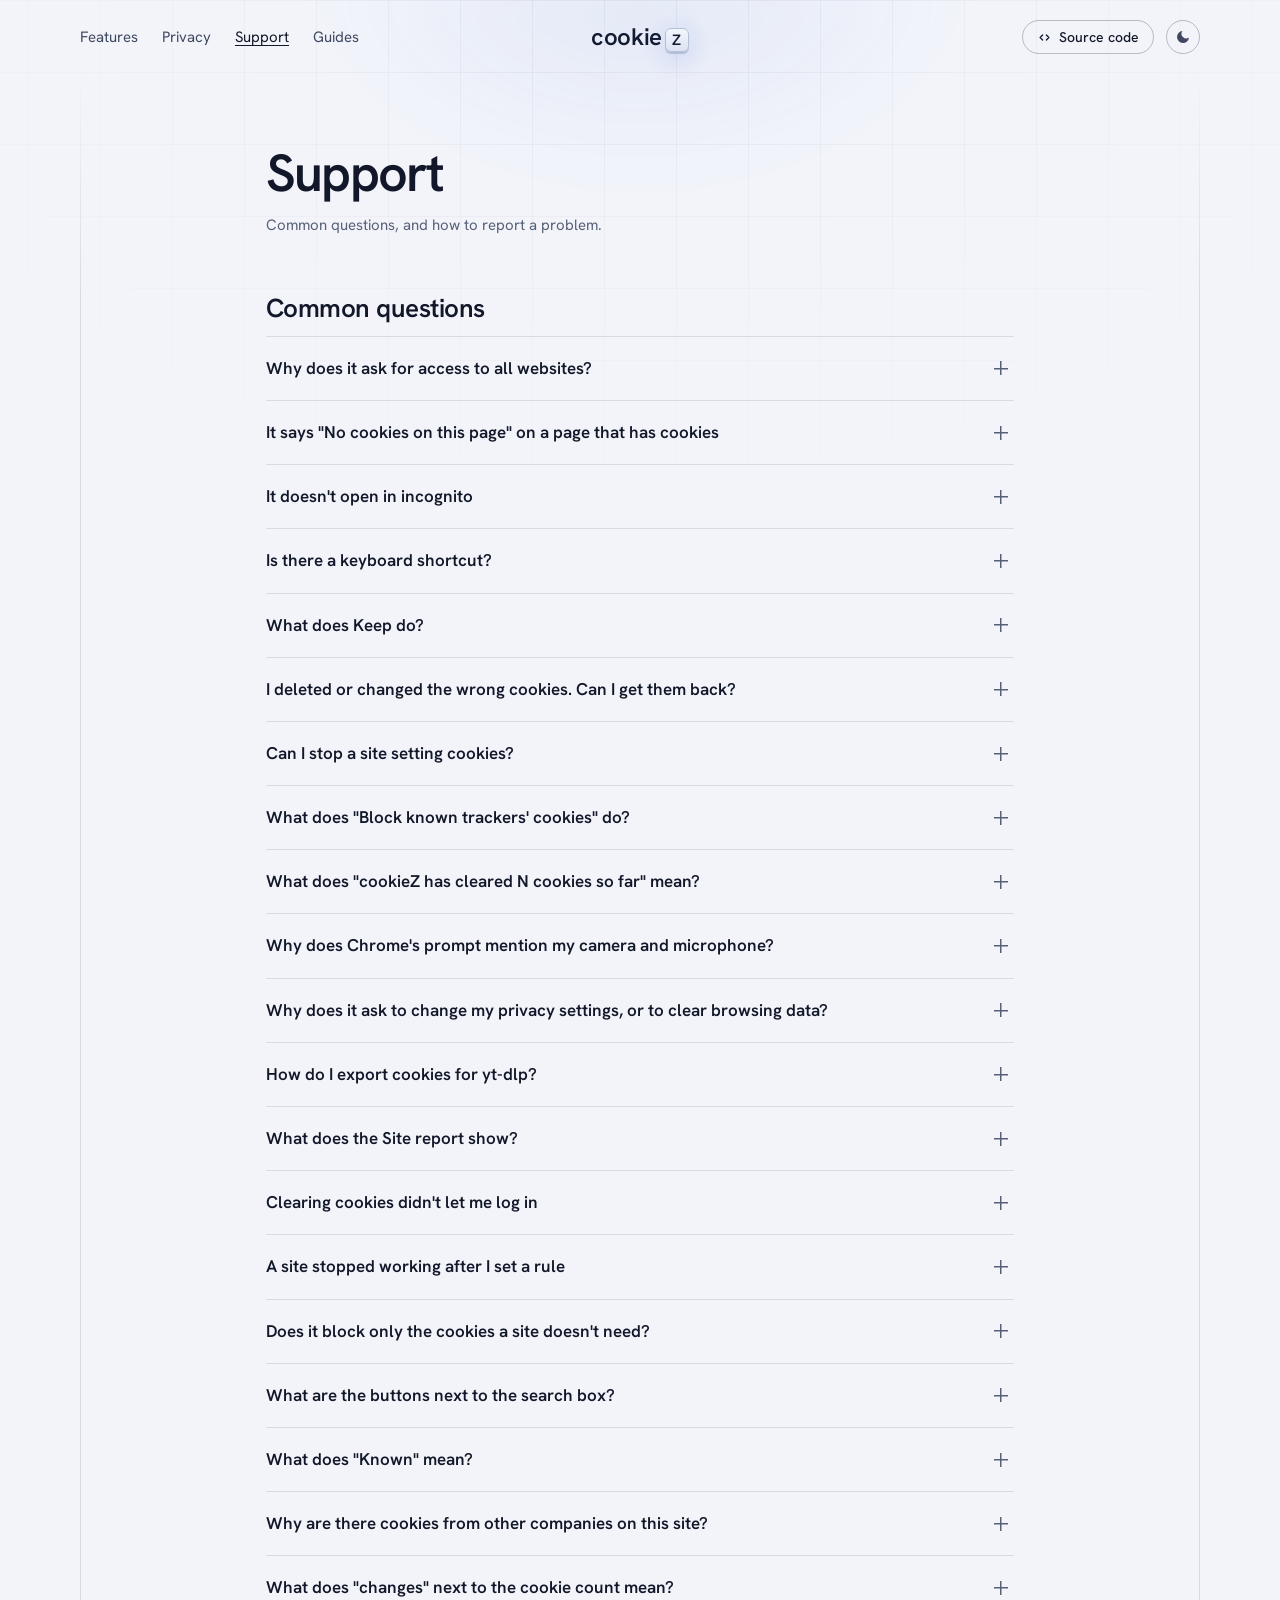
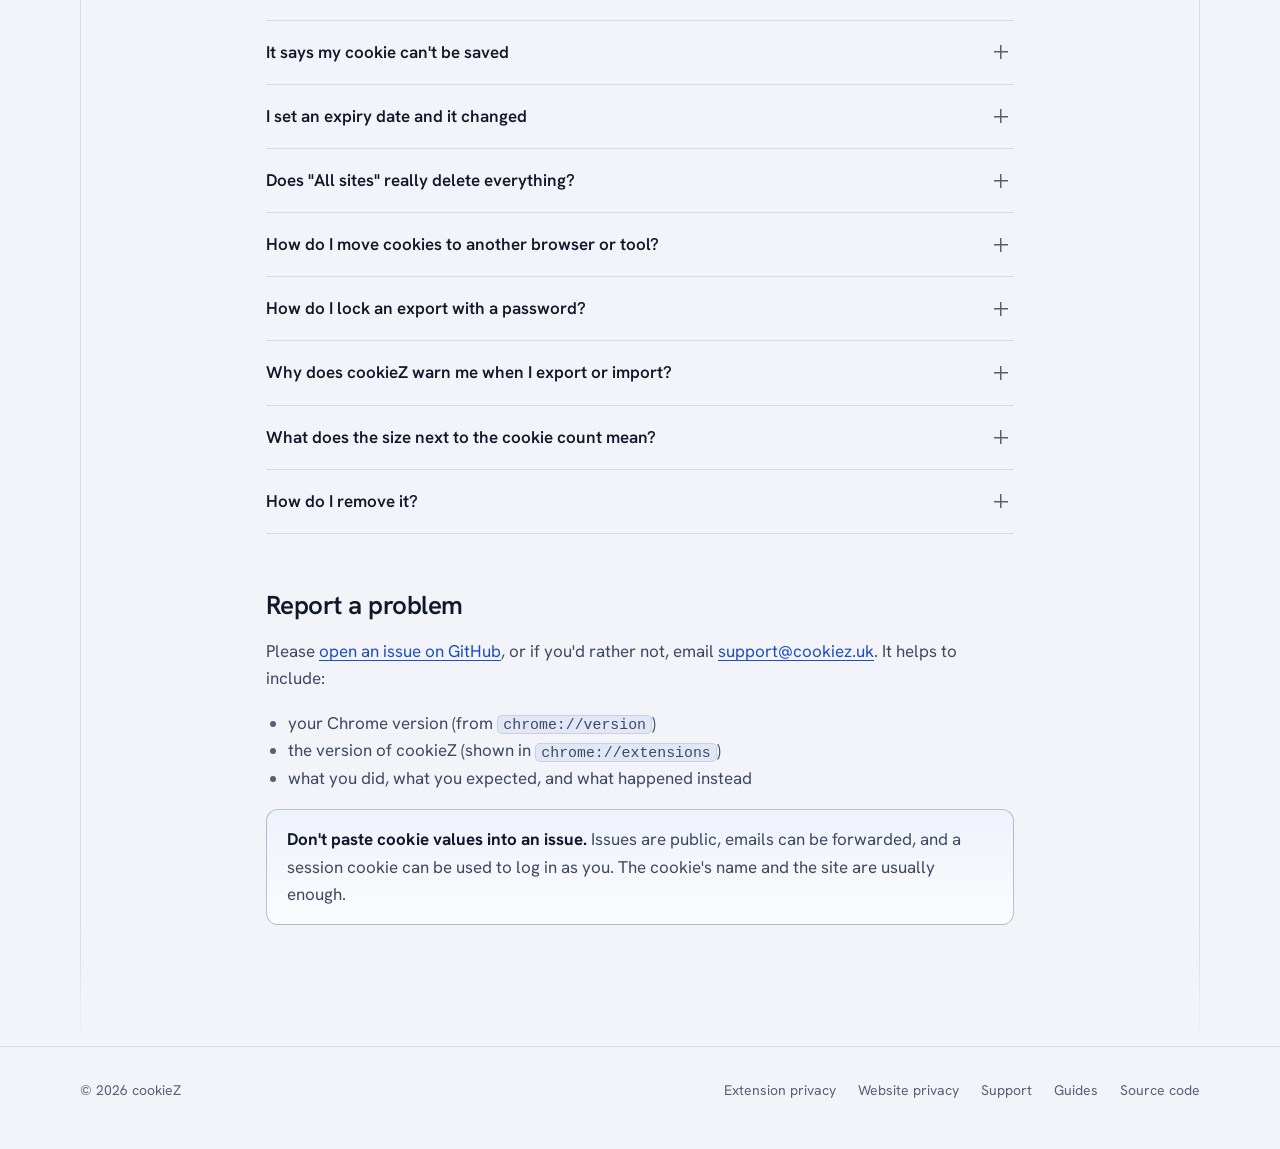
<file: docs/support/index.html>
<!DOCTYPE html>
<html lang="en-GB">
<head>
  <meta charset="utf-8">
  <meta name="viewport" content="width=device-width, initial-scale=1">
  <meta name="color-scheme" content="light dark">
  <!-- Applies the theme the visitor picked, before the page is drawn, so it
       doesn't flash. It's inline and not deferred for that reason. See theme.js. -->
  <script>
    try {
      const saved = localStorage.getItem("color-scheme");
      if (saved === "light" || saved === "dark") {
        document.documentElement.classList.add(saved);
        document.querySelector('meta[name="color-scheme"]').content = saved;
      }
    } catch (e) {}
  </script>
  <title>Support - cookieZ</title>
  <meta name="description" content="Help with cookieZ: why it needs access to websites, using it in incognito, what Keep does, and how to report a problem.">
  <link rel="canonical" href="https://cookiez.uk/support/">
  <meta property="og:type" content="website">
  <meta property="og:site_name" content="cookieZ">
  <meta property="og:title" content="Support - cookieZ">
  <meta property="og:description" content="Help with cookieZ: why it needs access to websites, using it in incognito, what Keep does, and how to report a problem.">
  <meta property="og:url" content="https://cookiez.uk/support/">
  <meta property="og:image" content="https://cookiez.uk/images/01-overview.png">
  <meta property="og:image:width" content="1280">
  <meta property="og:image:height" content="800">
  <meta name="twitter:card" content="summary_large_image">
  <link rel="icon" type="image/png" sizes="32x32" href="../images/favicon-32.png">
  <!-- The heading uses this font, so fetch it straight away. -->
  <link rel="preload" href="../fonts/hanken-grotesk.woff2" as="font" type="font/woff2" crossorigin>
  <link rel="stylesheet" href="../style.css?v=2.3.0">
  <script src="../theme.js?v=2.3.0" defer></script>
</head>
<body>
  <a class="skip" href="#main">Skip to content</a>

  <header class="site-header">
    <div class="wrap">
      <nav class="site-nav" aria-label="Main">
        <ul>
          <li><a href="../#features">Features</a></li>
          <li><a href="../privacy/">Privacy</a></li>
          <li><a href="./" aria-current="page">Support</a></li>
          <li><a href="../guides/">Guides</a></li>
        </ul>
      </nav>
      <a class="wordmark" href="../" aria-label="cookieZ home">cookie<span class="key" aria-hidden="true">Z</span></a>
      <div class="header-end">
        <a class="pill" href="https://github.com/mwc0/cookie-manager">
          <svg viewBox="0 0 24 24" aria-hidden="true" focusable="false">
            <path d="m9 8-4 4 4 4m6-8 4 4-4 4" fill="none" stroke="currentColor" stroke-width="2" stroke-linecap="round" stroke-linejoin="round"/>
          </svg>
          Source code
        </a>
        <button type="button" class="theme-toggle" aria-label="Switch theme" hidden>
          <svg class="icon-moon" viewBox="0 0 24 24" aria-hidden="true" focusable="false">
            <path d="M21 12.79A9 9 0 1 1 11.21 3 7 7 0 0 0 21 12.79Z" fill="currentColor"/>
          </svg>
          <svg class="icon-sun" viewBox="0 0 24 24" aria-hidden="true" focusable="false">
            <circle cx="12" cy="12" r="4.2" fill="currentColor"/>
            <g stroke="currentColor" stroke-width="2" stroke-linecap="round">
              <line x1="12" y1="1.5" x2="12" y2="3.6"/>
              <line x1="12" y1="20.4" x2="12" y2="22.5"/>
              <line x1="1.5" y1="12" x2="3.6" y2="12"/>
              <line x1="20.4" y1="12" x2="22.5" y2="12"/>
              <line x1="4.6" y1="4.6" x2="6.1" y2="6.1"/>
              <line x1="17.9" y1="17.9" x2="19.4" y2="19.4"/>
              <line x1="4.6" y1="19.4" x2="6.1" y2="17.9"/>
              <line x1="17.9" y1="6.1" x2="19.4" y2="4.6"/>
            </g>
          </svg>
        </button>
      </div>
    </div>
  </header>

  <main id="main" class="page">
    <div class="wrap prose">
      <h1>Support</h1>
      <p class="updated">Common questions, and how to report a problem.</p>

      <h2>Common questions</h2>
      <div class="faq">
        <details>
          <summary>Why does it ask for access to all websites?</summary>
          <p>Chrome won't show an extension a site's cookies unless the extension has permission for that site. A cookie editor that works on any site needs permission for every site. cookieZ asks for it the first time you open it, not at install, and you can say no. You can also take it back later from the extension's Details page in <code>chrome://extensions</code>.</p>
        </details>
        <details>
          <summary>It says "No cookies on this page" on a page that has cookies</summary>
          <p>Chrome doesn't let extensions read cookies on its own pages, such as <code>chrome://</code> pages and the Chrome Web Store. Switch to a normal website and open cookieZ again.</p>
        </details>
        <details>
          <summary>It doesn't open in incognito</summary>
          <p>Chrome turns extensions off in incognito unless you allow them. Go to <code>chrome://extensions</code>, open cookieZ's Details, and turn on "Allow in incognito". Incognito cookies are kept separate from your normal ones, and deleting in one never touches the other.</p>
        </details>
        <details>
          <summary>Is there a keyboard shortcut?</summary>
          <p>Yes. Press Alt+Shift+K to open cookieZ, / to jump to the search box, N to add a new cookie, and Esc to go back from the editor, export, import or help. In the table, the arrow keys move between cookies, Enter edits one, Space ticks it, K keeps it and Delete deletes it, after asking. To change the first one, go to <code>chrome://extensions/shortcuts</code>. If another extension already uses Alt+Shift+K, Chrome leaves cookieZ without one, and you can pick your own there.</p>
        </details>
        <details>
          <summary>What does Keep do?</summary>
          <p>The bookmark button on each row marks a cookie as Kept. A cookie marked as Kept is left out of every delete cookieZ makes, including "All sites". It only affects cookieZ's own delete buttons. The website that set the cookie can still change or remove it. To see every cookie you've kept, on any site, click "Kept cookies" under the delete options. You can stop keeping any of them there.</p>
        </details>
        <details>
          <summary>I deleted or changed the wrong cookies. Can I get them back?</summary>
          <p>Yes, for 10 minutes. This works for a delete, an import, or a cookie you saved in the editor. Click Undo next to the message, or open cookieZ again and click Undo at the top. Only the most recent change can be undone. To make this possible, cookieZ holds the cookies as they were in memory for those 10 minutes. They're never written to disk, and closing the browser clears them.</p>
        </details>
        <details>
          <summary>Can I stop a site setting cookies?</summary>
          <p>Yes. Click <strong>Block</strong> at the top of cookieZ. For each site you can allow all cookies, clear them when Chrome closes, block other companies' cookies, or block every cookie. You can also block other companies' cookies on every site, or every cookie except on the sites you allow. cookieZ gives your choice to Chrome and Chrome does the blocking, so it works while cookieZ is closed. Removing cookieZ removes the rules.</p>
        </details>
        <details>
          <summary>What does "Block known trackers' cookies" do?</summary>
          <p>It's a switch on the Block cookies screen. Turn it on and Chrome blocks cookies from about 130 advertising and analytics companies on every site. The list is a file inside cookieZ. It's never downloaded, so it only changes when cookieZ is updated. It uses the same permission as the rest of Block, so there's nothing new to allow.</p>
          <p>What it doesn't do: it blocks those companies' cookies, not the companies themselves, so their scripts and images still load. It can't catch a tracking cookie that a site sets under its own name. A site you've set to <strong>Allow all cookies</strong> still gets them, and each company's own website keeps its cookies, so you can still sign in there.</p>
          <p>When you turn it on, cookieZ offers to delete the cookies those companies have already saved. Kept cookies are left alone, and Undo can put the rest back. If a site stops working, open cookieZ on it, click the button at the top and choose <strong>Allow all cookies</strong> for that site.</p>
        </details>
        <details>
          <summary>What does "cookieZ has cleared N cookies so far" mean?</summary>
          <p>It's how many cookies cookieZ has deleted for you since you installed it, shown on the Block cookies screen. Undo takes them back off. It counts what cookieZ cleared, not what Chrome blocked, because Chrome doesn't tell extensions when it blocks a cookie. It's one number, kept on your computer and never sent anywhere.</p>
        </details>
        <details>
          <summary>Why does Chrome's prompt mention my camera and microphone?</summary>
          <p>To set site rules, cookieZ needs Chrome's permission to change site settings. Chrome has one permission for every kind of site setting, so its prompt lists them all. cookieZ only ever changes the cookie setting, and you can check that in the code: it's in <code>src/lib/rules.js</code>. The prompt only appears if you click the button on the Block cookies screen. You can say no, and everything else works as before.</p>
        </details>
        <details>
          <summary>Why does it ask to change my privacy settings, or to clear browsing data?</summary>
          <p>Only if you use the feature that needs it. Blocking other companies' cookies on every site turns on Chrome's own setting for that, which needs permission to change privacy settings; cookieZ changes nothing else there. <strong>Clear and reload</strong> needs permission to clear browsing data; it only ever clears the site you have open, and never your history or passwords. Say no to either and the rest of cookieZ works as before.</p>
        </details>
        <details>
          <summary>How do I export cookies for yt-dlp?</summary>
          <p>See <a href="../yt-dlp-cookies/">Export cookies.txt for yt-dlp</a>.</p>
        </details>
        <details>
          <summary>What does the Site report show?</summary>
          <p>Click <strong>Site report</strong> beside the cookie count. It groups the site's cookies by purpose and the company that usually sets them, and lists what's worth checking. Each purpose is a guess from the cookie's name, because any site can give a cookie any name. Nothing in it is saved.</p>
        </details>
        <details>
          <summary>Clearing cookies didn't let me log in</summary>
          <p>Some sites keep more than cookies. Click <strong>Clear and reload</strong> under the delete options: it deletes the site's cookies and clears what else it has stored, such as local storage and cached files. Kept cookies are left alone, and Undo can put the cookies back, but not the rest. Then click <strong>Reload the site</strong> next to the message.</p>
        </details>
        <details>
          <summary>A site stopped working after I set a rule</summary>
          <p>Open cookieZ on that site, click the button at the top (it says what's blocked), and choose <strong>Allow all cookies</strong>, or remove the site from the list. Then reload the page. "Block other companies' cookies" can stop embedded videos, maps and "sign in with" buttons working, because those come from other companies. <strong>Allow all cookies</strong> also lets known trackers' cookies through on that site, if you've blocked them.</p>
        </details>
        <details>
          <summary>Does it block only the cookies a site doesn't need?</summary>
          <p>No, and nothing can do that reliably: sites don't label which of their cookies are essential. What cookieZ offers instead is blocking cookies from other companies on a site, which is where most advertising and tracking cookies come from, while the site keeps its own. Or, more narrowly, blocking known trackers' cookies on every site.</p>
        </details>
        <details>
          <summary>What are the buttons next to the search box?</summary>
          <p>They're filters. Click one to show only the cookies it describes: Secure, HttpOnly, Session, Kept, Expiring soon, Large, Partitioned or Known. Three more are checks for developers: Not Secure (only on an HTTPS page), Readable by scripts (no HttpOnly) and SameSite None. Click two and you see cookies that are both. A filter only appears when at least one cookie on the site matches it. While a filter is on, the delete options include "Just the cookies shown", so you can delete exactly what you're looking at.</p>
        </details>
        <details>
          <summary>What does "Known" mean?</summary>
          <p>The cookie's name is in the Open Cookie Database, a public list of well-known cookies. Click the cookie and the editor says who usually sets a cookie with that name and what it's for. It's a guess from the name only: any site can give its own cookie the same name, and very common names like <code>id</code> or <code>session</code> are never marked. The list is a file inside cookieZ and is looked up on your computer. Nothing is sent anywhere to check it.</p>
        </details>
        <details>
          <summary>Why are there cookies from other companies on this site?</summary>
          <p>A company whose content is embedded on a site, such as a video or a chat box, can save a partitioned cookie that is only used on that site. cookieZ lists those with the site's own cookies, marked "set in a frame, kept for this site only". They're included when you delete this page's or this domain's cookies, in Clear and reload and in exports, apart from a Cookie header or curl command, since the browser never sends them to this site.</p>
        </details>
        <details>
          <summary>What does "changes" next to the cookie count mean?</summary>
          <p>It's how many times this site's cookies have changed since you opened cookieZ. Click it for the list: which cookie was added, changed, removed or expired, and when. It shows names, never values, and it's gone when you close cookieZ.</p>
        </details>
        <details>
          <summary>It says my cookie can't be saved</summary>
          <p>Chrome refuses some cookies, and cookieZ tells you why before it tries. A cookie's name and value together can't be bigger than 4,096 bytes. A name starting with <code>__Secure-</code> only works on a Secure cookie. A name starting with <code>__Host-</code> only works on a cookie that is Secure, host-only and on the path <code>/</code>.</p>
        </details>
        <details>
          <summary>I set an expiry date and it changed</summary>
          <p>Chrome won't keep a cookie for more than about 400 days, and quietly shortens anything longer. cookieZ tells you when this happens, so the date you see is the one Chrome actually stored.</p>
        </details>
        <details>
          <summary>Does "All sites" really delete everything?</summary>
          <p>Yes, apart from any cookies you've marked as Kept. It includes partitioned cookies, which many tools miss. Before deleting, cookieZ shows how many cookies will go and which sites they belong to. Cookies in incognito are separate and aren't touched from a normal window.</p>
        </details>
        <details>
          <summary>How do I move cookies to another browser or tool?</summary>
          <p>Choose which cookies in the delete panel, then click Export. JSON works with cookieZ and other cookie editors. cookies.txt works with curl, wget, yt-dlp and similar tools. The Playwright option makes a storageState file for starting automated tests already logged in. To bring cookies in, click Import and paste them, or open cookieZ in a tab to choose a file. Import also takes Set-Cookie lines, a Cookie header (which goes on the site you're on) or a curl command from "Copy as cURL" in DevTools. To copy cookies from one site to another, such as from staging to localhost, open cookieZ on the site they should go to, and tick "Put them on localhost instead" (it names the site you're on). You'll see how many cookies will be added, and for which sites, before anything changes. There's also an option that writes Python code, to add the cookies in your own test scripts. An export includes login cookies, so treat it like a password, or lock it with one (below).</p>
        </details>
        <details>
          <summary>How do I lock an export with a password?</summary>
          <p>On the Export screen, type a password in the box before you click Copy or Download. cookieZ locks the file on your computer, using the browser's own encryption, and nothing is sent anywhere. To use it, click Import and paste it or choose the file: cookieZ sees it's locked and asks for the password, then shows what's in it as usual. The password is never saved, by cookieZ or anywhere else, so if you forget it, the file can't be opened and there's no way to get it back. Export the cookies again instead. The Python code option can't be locked, because it has to stay readable to run.</p>
        </details>
        <details>
          <summary>Why does cookieZ warn me when I export or import?</summary>
          <p>Some cookies keep you signed in. If an export holds cookies that look like that and has no password, cookieZ says anyone with the file could be signed in as you, so add a password or keep the file somewhere private. When you import, it reminds you to only import cookies you made yourself, because cookies from someone else can sign you in to their account or be used to trick you. Both are a single line of text. Neither stops you.</p>
        </details>
        <details>
          <summary>What does the size next to the cookie count mean?</summary>
          <p>It's roughly how much the site's cookies add to every request your browser sends it. Many servers refuse requests with more than about 8 KB of them, and the usual symptom is a site that won't let you log in, so cookieZ warns you above 6 KB. Deleting that site's cookies usually fixes it. A cookie marked Large is close to Chrome's 4 KB limit for a single cookie.</p>
        </details>
        <details>
          <summary>How do I remove it?</summary>
          <p>Right-click the cookieZ icon and choose "Remove from Chrome", or remove it from <code>chrome://extensions</code>. This also deletes what it saved: your Kept list, your site rules, your theme choice, the version you last opened and the count of cookies it has cleared. Chrome stops following the rules, and if cookieZ was blocking other companies' cookies on every site, Chrome's own setting goes back to how you had it. Your cookies stay as they are.</p>
        </details>
      </div>


      <h2>Report a problem</h2>
      <p>Please <a href="https://github.com/mwc0/cookie-manager/issues">open an issue on GitHub</a>, or if you'd rather not, email <a href="mailto:support@cookiez.uk">support@cookiez.uk</a>. It helps to include:</p>
      <ul>
        <li>your Chrome version (from <code>chrome://version</code>)</li>
        <li>the version of cookieZ (shown in <code>chrome://extensions</code>)</li>
        <li>what you did, what you expected, and what happened instead</li>
      </ul>
      <p class="aside"><strong>Don't paste cookie values into an issue.</strong> Issues are public, emails can be forwarded, and a session cookie can be used to log in as you. The cookie's name and the site are usually enough.</p>
    </div>
  </main>

  <footer class="site-footer">
    <div class="wrap">
      <span>&copy; 2026 cookieZ</span>
      <ul>
        <li><a href="../privacy/">Extension privacy</a></li>
        <li><a href="../website-privacy/">Website privacy</a></li>
        <li><a href="./" aria-current="page">Support</a></li>
        <li><a href="../guides/">Guides</a></li>
        <li><a href="https://github.com/mwc0/cookie-manager">Source code</a></li>
      </ul>
    </div>
  </footer>
</body>
</html>
</file>
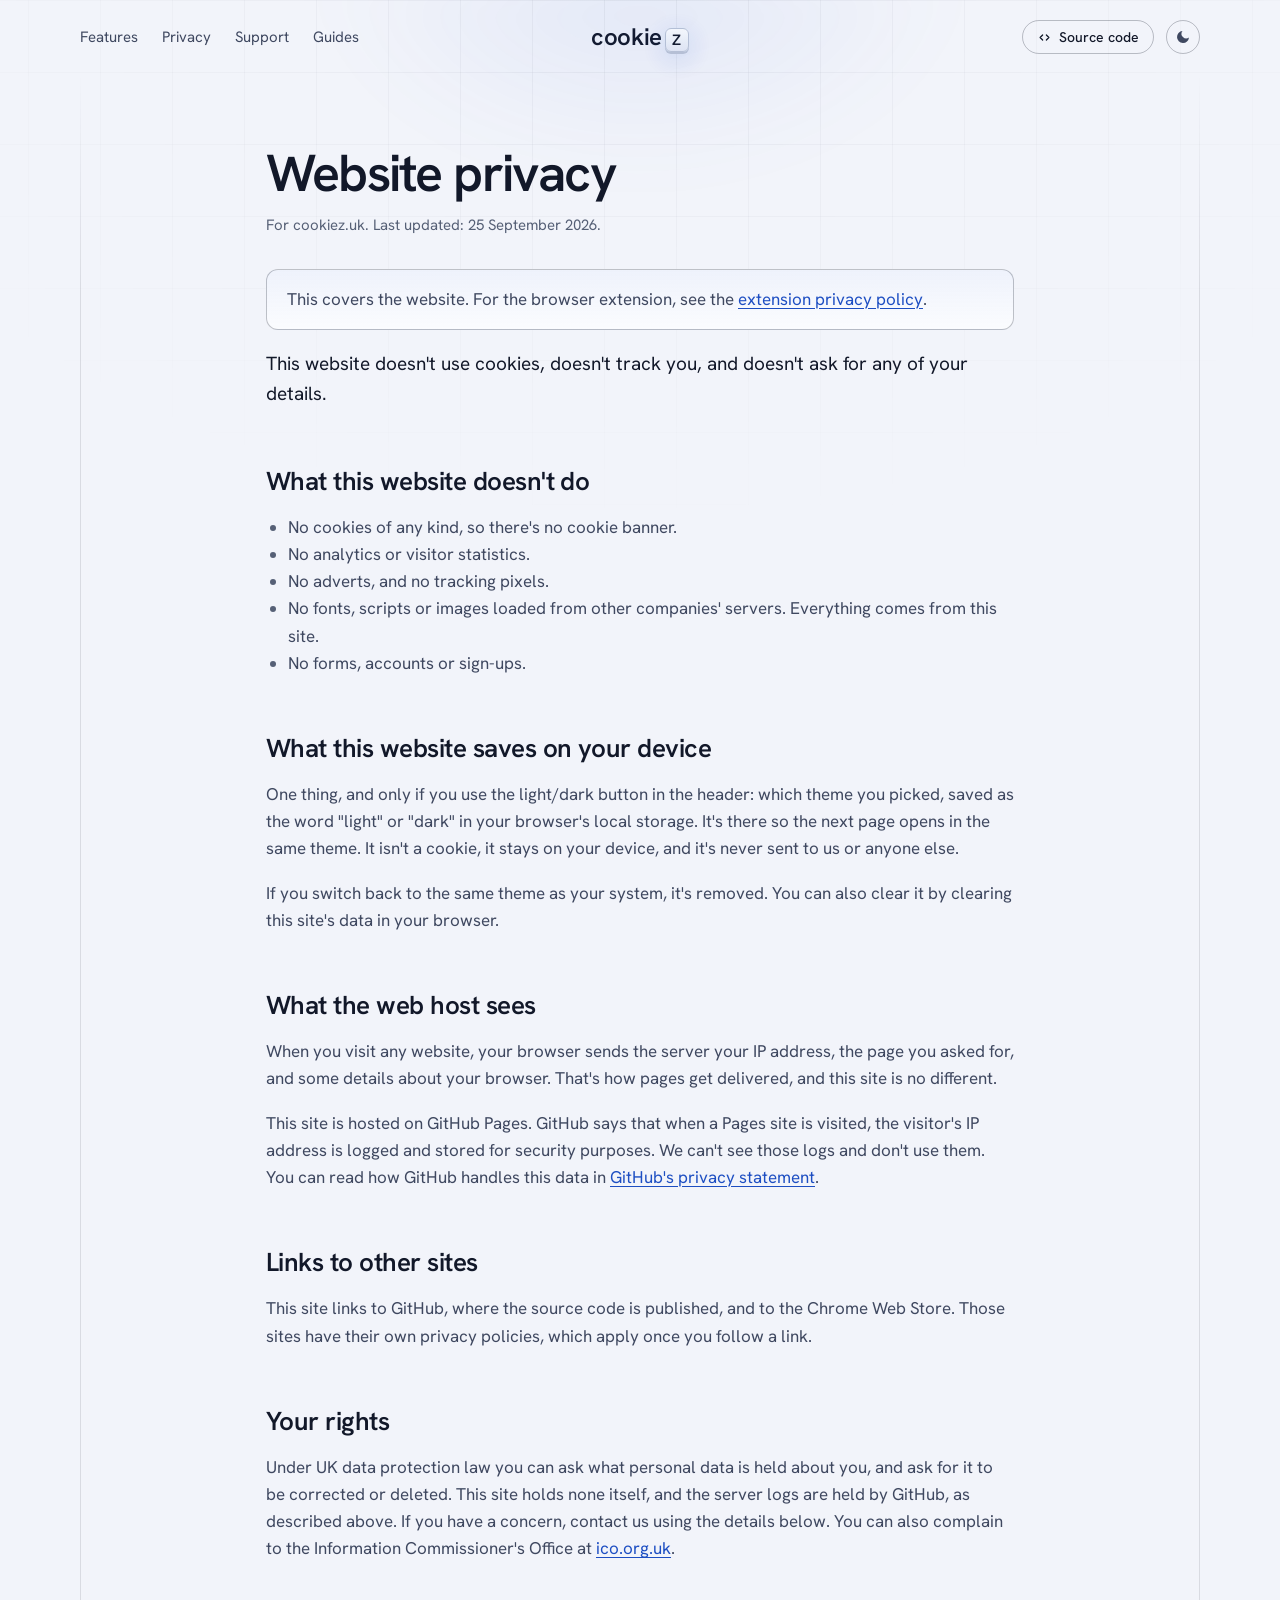
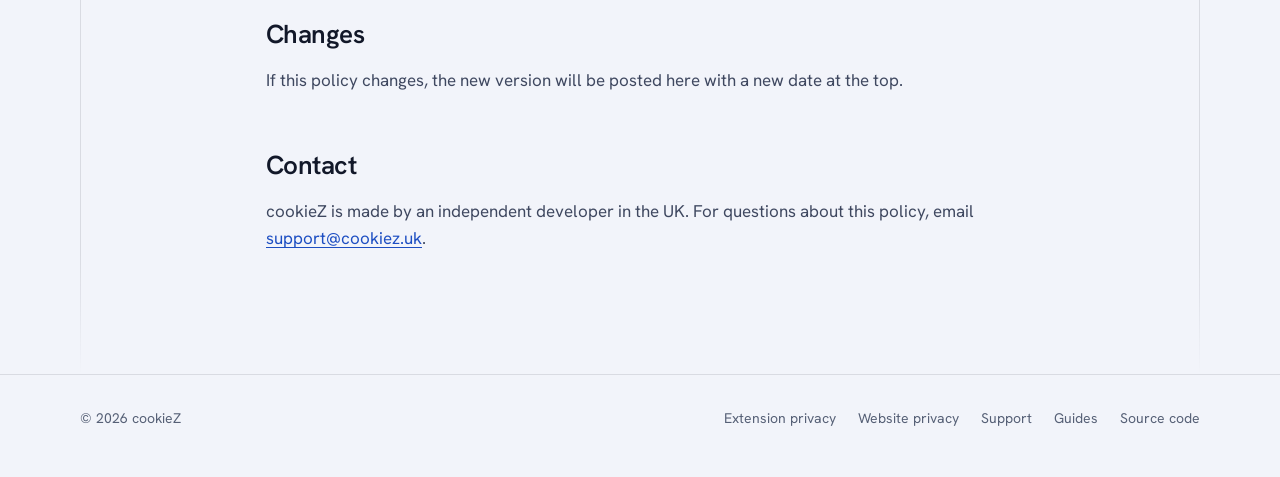
<file: docs/website-privacy/index.html>
<!DOCTYPE html>
<html lang="en-GB">
<head>
  <meta charset="utf-8">
  <meta name="viewport" content="width=device-width, initial-scale=1">
  <meta name="color-scheme" content="light dark">
  <!-- Applies the theme the visitor picked, before the page is drawn, so it
       doesn't flash. It's inline and not deferred for that reason. See theme.js. -->
  <script>
    try {
      const saved = localStorage.getItem("color-scheme");
      if (saved === "light" || saved === "dark") {
        document.documentElement.classList.add(saved);
        document.querySelector('meta[name="color-scheme"]').content = saved;
      }
    } catch (e) {}
  </script>
  <title>Website privacy policy - cookieZ</title>
  <meta name="description" content="The cookiez.uk website uses no cookies, no analytics and no tracking. What the web host logs, and your rights under UK data protection law.">
  <link rel="canonical" href="https://cookiez.uk/website-privacy/">
  <meta property="og:type" content="website">
  <meta property="og:site_name" content="cookieZ">
  <meta property="og:title" content="Website privacy policy - cookieZ">
  <meta property="og:description" content="The cookiez.uk website uses no cookies, no analytics and no tracking. What the web host logs, and your rights under UK data protection law.">
  <meta property="og:url" content="https://cookiez.uk/website-privacy/">
  <meta property="og:image" content="https://cookiez.uk/images/01-overview.png">
  <meta property="og:image:width" content="1280">
  <meta property="og:image:height" content="800">
  <meta name="twitter:card" content="summary_large_image">
  <link rel="icon" type="image/png" sizes="32x32" href="../images/favicon-32.png">
  <!-- The heading uses this font, so fetch it straight away. -->
  <link rel="preload" href="../fonts/hanken-grotesk.woff2" as="font" type="font/woff2" crossorigin>
  <link rel="stylesheet" href="../style.css?v=2.3.0">
  <script src="../theme.js?v=2.3.0" defer></script>
</head>
<body>
  <a class="skip" href="#main">Skip to content</a>

  <header class="site-header">
    <div class="wrap">
      <nav class="site-nav" aria-label="Main">
        <ul>
          <li><a href="../#features">Features</a></li>
          <li><a href="../privacy/">Privacy</a></li>
          <li><a href="../support/">Support</a></li>
          <li><a href="../guides/">Guides</a></li>
        </ul>
      </nav>
      <a class="wordmark" href="../" aria-label="cookieZ home">cookie<span class="key" aria-hidden="true">Z</span></a>
      <div class="header-end">
        <a class="pill" href="https://github.com/mwc0/cookie-manager">
          <svg viewBox="0 0 24 24" aria-hidden="true" focusable="false">
            <path d="m9 8-4 4 4 4m6-8 4 4-4 4" fill="none" stroke="currentColor" stroke-width="2" stroke-linecap="round" stroke-linejoin="round"/>
          </svg>
          Source code
        </a>
        <button type="button" class="theme-toggle" aria-label="Switch theme" hidden>
          <svg class="icon-moon" viewBox="0 0 24 24" aria-hidden="true" focusable="false">
            <path d="M21 12.79A9 9 0 1 1 11.21 3 7 7 0 0 0 21 12.79Z" fill="currentColor"/>
          </svg>
          <svg class="icon-sun" viewBox="0 0 24 24" aria-hidden="true" focusable="false">
            <circle cx="12" cy="12" r="4.2" fill="currentColor"/>
            <g stroke="currentColor" stroke-width="2" stroke-linecap="round">
              <line x1="12" y1="1.5" x2="12" y2="3.6"/>
              <line x1="12" y1="20.4" x2="12" y2="22.5"/>
              <line x1="1.5" y1="12" x2="3.6" y2="12"/>
              <line x1="20.4" y1="12" x2="22.5" y2="12"/>
              <line x1="4.6" y1="4.6" x2="6.1" y2="6.1"/>
              <line x1="17.9" y1="17.9" x2="19.4" y2="19.4"/>
              <line x1="4.6" y1="19.4" x2="6.1" y2="17.9"/>
              <line x1="17.9" y1="6.1" x2="19.4" y2="4.6"/>
            </g>
          </svg>
        </button>
      </div>
    </div>
  </header>

  <main id="main" class="page">
    <div class="wrap prose">
      <h1>Website privacy</h1>
      <p class="updated">For cookiez.uk. Last updated: 25 September 2026.</p>
      <p class="aside">This covers the website. For the browser extension, see the <a href="../privacy/">extension privacy policy</a>.</p>

      <p class="intro">This website doesn't use cookies, doesn't track you, and doesn't ask for any of your details.</p>

      <h2>What this website doesn't do</h2>
      <ul>
        <li>No cookies of any kind, so there's no cookie banner.</li>
        <li>No analytics or visitor statistics.</li>
        <li>No adverts, and no tracking pixels.</li>
        <li>No fonts, scripts or images loaded from other companies' servers. Everything comes from this site.</li>
        <li>No forms, accounts or sign-ups.</li>
      </ul>

      <h2>What this website saves on your device</h2>
      <p>One thing, and only if you use the light/dark button in the header: which theme you picked, saved as the word "light" or "dark" in your browser's local storage. It's there so the next page opens in the same theme. It isn't a cookie, it stays on your device, and it's never sent to us or anyone else.</p>
      <p>If you switch back to the same theme as your system, it's removed. You can also clear it by clearing this site's data in your browser.</p>

      <h2>What the web host sees</h2>
      <p>When you visit any website, your browser sends the server your IP address, the page you asked for, and some details about your browser. That's how pages get delivered, and this site is no different.</p>
      <p>This site is hosted on GitHub Pages. GitHub says that when a Pages site is visited, the visitor's IP address is logged and stored for security purposes. We can't see those logs and don't use them. You can read how GitHub handles this data in <a href="https://docs.github.com/en/site-policy/privacy-policies/github-general-privacy-statement">GitHub's privacy statement</a>.</p>

      <h2>Links to other sites</h2>
      <p>This site links to GitHub, where the source code is published, and to the Chrome Web Store. Those sites have their own privacy policies, which apply once you follow a link.</p>

      <h2>Your rights</h2>
      <p>Under UK data protection law you can ask what personal data is held about you, and ask for it to be corrected or deleted. This site holds none itself, and the server logs are held by GitHub, as described above. If you have a concern, contact us using the details below. You can also complain to the Information Commissioner's Office at <a href="https://ico.org.uk">ico.org.uk</a>.</p>

      <h2>Changes</h2>
      <p>If this policy changes, the new version will be posted here with a new date at the top.</p>

      <h2>Contact</h2>
      <p>cookieZ is made by an independent developer in the UK. For questions about this policy, email <a href="mailto:support@cookiez.uk">support@cookiez.uk</a>.</p>
    </div>
  </main>

  <footer class="site-footer">
    <div class="wrap">
      <span>&copy; 2026 cookieZ</span>
      <ul>
        <li><a href="../privacy/">Extension privacy</a></li>
        <li><a href="./" aria-current="page">Website privacy</a></li>
        <li><a href="../support/">Support</a></li>
        <li><a href="../guides/">Guides</a></li>
        <li><a href="https://github.com/mwc0/cookie-manager">Source code</a></li>
      </ul>
    </div>
  </footer>
</body>
</html>
</file>
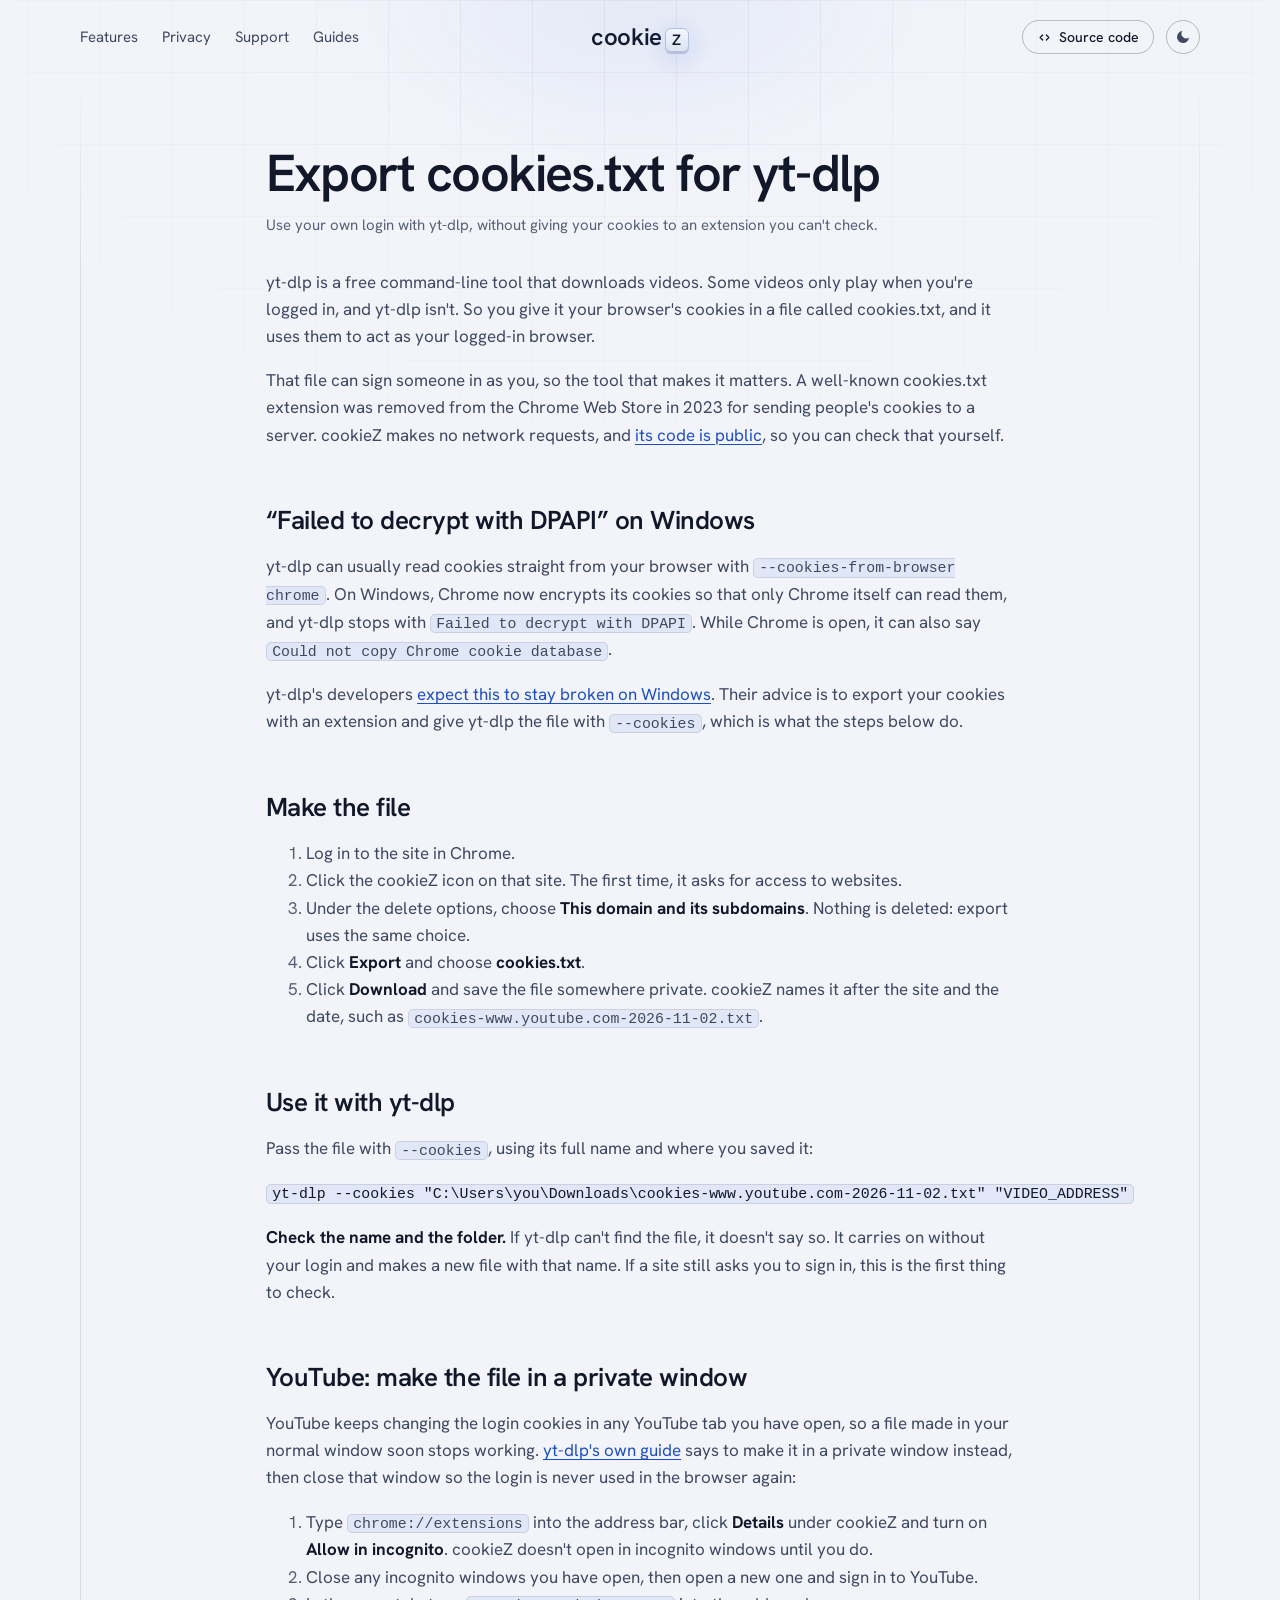
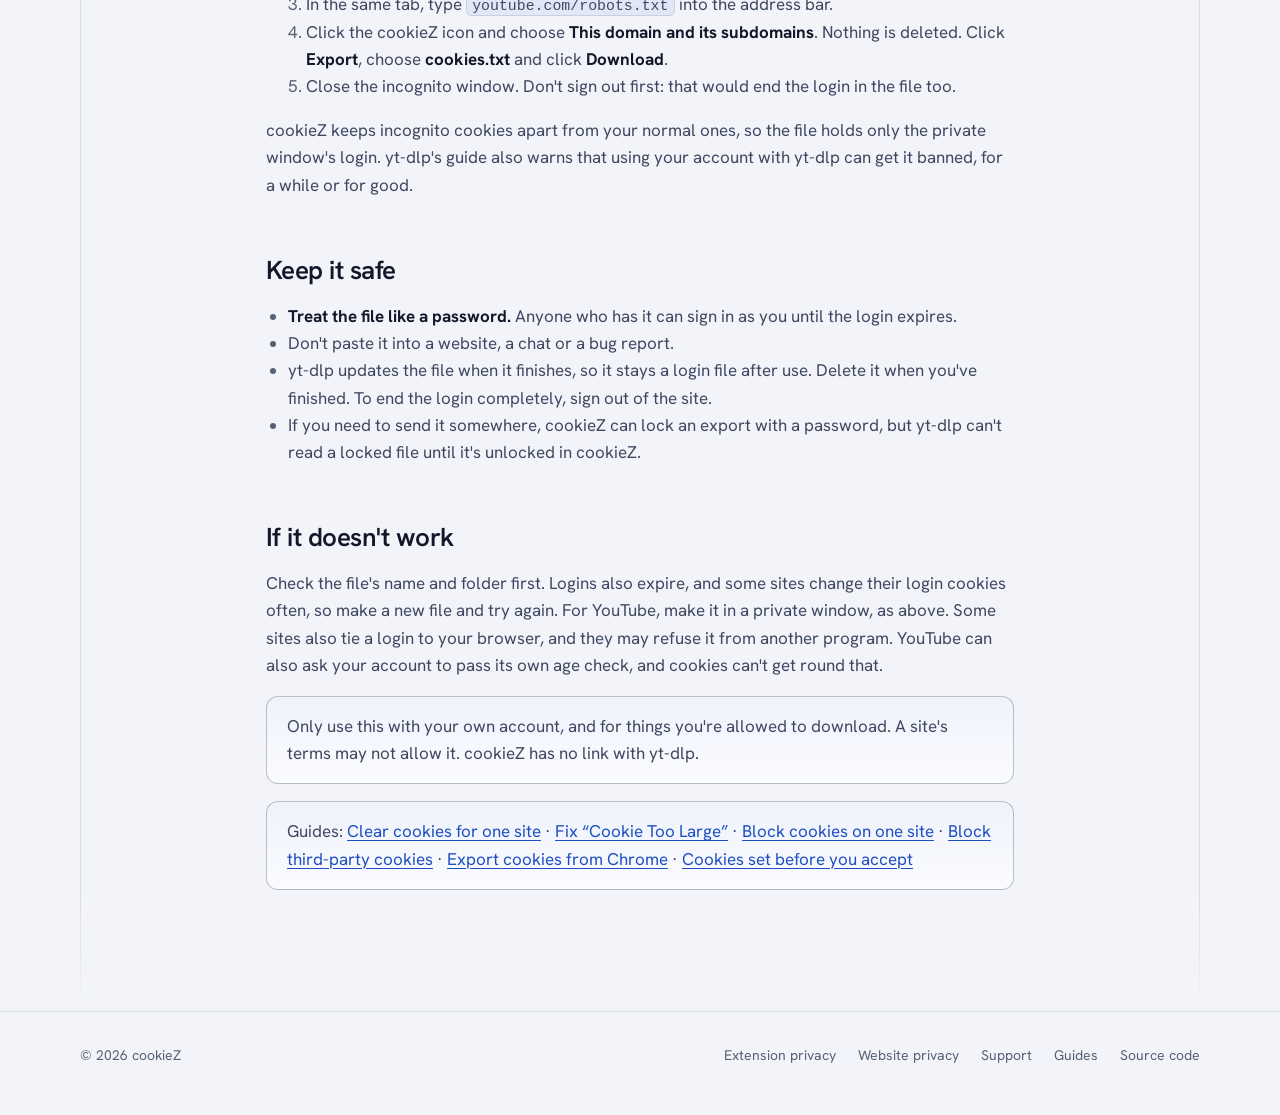
<file: docs/yt-dlp-cookies/index.html>
<!DOCTYPE html>
<html lang="en-GB">
<head>
  <meta charset="utf-8">
  <meta name="viewport" content="width=device-width, initial-scale=1">
  <meta name="color-scheme" content="light dark">
  <!-- Applies the theme the visitor picked, before the page is drawn, so it
       doesn't flash. It's inline and not deferred for that reason. See theme.js. -->
  <script>
    try {
      const saved = localStorage.getItem("color-scheme");
      if (saved === "light" || saved === "dark") {
        document.documentElement.classList.add(saved);
        document.querySelector('meta[name="color-scheme"]').content = saved;
      }
    } catch (e) {}
  </script>
  <title>Export cookies.txt for yt-dlp - cookieZ</title>
  <meta name="description" content="How to give yt-dlp your cookies with a cookies.txt file, including the fix for “Failed to decrypt with DPAPI” on Windows and how to export YouTube cookies.">
  <link rel="canonical" href="https://cookiez.uk/yt-dlp-cookies/">
  <meta property="og:type" content="website">
  <meta property="og:site_name" content="cookieZ">
  <meta property="og:title" content="Export cookies.txt for yt-dlp - cookieZ">
  <meta property="og:description" content="How to give yt-dlp your cookies with a cookies.txt file, including the fix for “Failed to decrypt with DPAPI” on Windows and how to export YouTube cookies.">
  <meta property="og:url" content="https://cookiez.uk/yt-dlp-cookies/">
  <meta property="og:image" content="https://cookiez.uk/images/01-overview.png">
  <meta property="og:image:width" content="1280">
  <meta property="og:image:height" content="800">
  <meta name="twitter:card" content="summary_large_image">
  <link rel="icon" type="image/png" sizes="32x32" href="../images/favicon-32.png">
  <!-- The heading uses this font, so fetch it straight away. -->
  <link rel="preload" href="../fonts/hanken-grotesk.woff2" as="font" type="font/woff2" crossorigin>
  <link rel="stylesheet" href="../style.css?v=2.3.0">
  <script src="../theme.js?v=2.3.0" defer></script>
</head>
<body>
  <a class="skip" href="#main">Skip to content</a>

  <header class="site-header">
    <div class="wrap">
      <nav class="site-nav" aria-label="Main">
        <ul>
          <li><a href="../#features">Features</a></li>
          <li><a href="../privacy/">Privacy</a></li>
          <li><a href="../support/">Support</a></li>
          <li><a href="../guides/">Guides</a></li>
        </ul>
      </nav>
      <a class="wordmark" href="../" aria-label="cookieZ home">cookie<span class="key" aria-hidden="true">Z</span></a>
      <div class="header-end">
        <a class="pill" href="https://github.com/mwc0/cookie-manager">
          <svg viewBox="0 0 24 24" aria-hidden="true" focusable="false">
            <path d="m9 8-4 4 4 4m6-8 4 4-4 4" fill="none" stroke="currentColor" stroke-width="2" stroke-linecap="round" stroke-linejoin="round"/>
          </svg>
          Source code
        </a>
        <button type="button" class="theme-toggle" aria-label="Switch theme" hidden>
          <svg class="icon-moon" viewBox="0 0 24 24" aria-hidden="true" focusable="false">
            <path d="M21 12.79A9 9 0 1 1 11.21 3 7 7 0 0 0 21 12.79Z" fill="currentColor"/>
          </svg>
          <svg class="icon-sun" viewBox="0 0 24 24" aria-hidden="true" focusable="false">
            <circle cx="12" cy="12" r="4.2" fill="currentColor"/>
            <g stroke="currentColor" stroke-width="2" stroke-linecap="round">
              <line x1="12" y1="1.5" x2="12" y2="3.6"/>
              <line x1="12" y1="20.4" x2="12" y2="22.5"/>
              <line x1="1.5" y1="12" x2="3.6" y2="12"/>
              <line x1="20.4" y1="12" x2="22.5" y2="12"/>
              <line x1="4.6" y1="4.6" x2="6.1" y2="6.1"/>
              <line x1="17.9" y1="17.9" x2="19.4" y2="19.4"/>
              <line x1="4.6" y1="19.4" x2="6.1" y2="17.9"/>
              <line x1="17.9" y1="6.1" x2="19.4" y2="4.6"/>
            </g>
          </svg>
        </button>
      </div>
    </div>
  </header>

  <main id="main" class="page">
    <div class="wrap prose">
      <h1>Export cookies.txt for yt-dlp</h1>
      <p class="updated">Use your own login with yt-dlp, without giving your cookies to an extension you can't check.</p>

      <p>yt-dlp is a free command-line tool that downloads videos. Some videos only play when you're logged in, and yt-dlp isn't. So you give it your browser's cookies in a file called cookies.txt, and it uses them to act as your logged-in browser.</p>

      <p>That file can sign someone in as you, so the tool that makes it matters. A well-known cookies.txt extension was removed from the Chrome Web Store in 2023 for sending people's cookies to a server. cookieZ makes no network requests, and <a href="https://github.com/mwc0/cookie-manager">its code is public</a>, so you can check that yourself.</p>

      <h2>“Failed to decrypt with DPAPI” on Windows</h2>
      <p>yt-dlp can usually read cookies straight from your browser with <code>--cookies-from-browser chrome</code>. On Windows, Chrome now encrypts its cookies so that only Chrome itself can read them, and yt-dlp stops with <code>Failed to decrypt with DPAPI</code>. While Chrome is open, it can also say <code>Could not copy Chrome cookie database</code>.</p>
      <p>yt-dlp's developers <a href="https://github.com/yt-dlp/yt-dlp/issues/10927">expect this to stay broken on Windows</a>. Their advice is to export your cookies with an extension and give yt-dlp the file with <code>--cookies</code>, which is what the steps below do.</p>

      <h2>Make the file</h2>
      <ol>
        <li>Log in to the site in Chrome.</li>
        <li>Click the cookieZ icon on that site. The first time, it asks for access to websites.</li>
        <li>Under the delete options, choose <strong>This domain and its subdomains</strong>. Nothing is deleted: export uses the same choice.</li>
        <li>Click <strong>Export</strong> and choose <strong>cookies.txt</strong>.</li>
        <li>Click <strong>Download</strong> and save the file somewhere private. cookieZ names it after the site and the date, such as <code>cookies-www.youtube.com-2026-11-02.txt</code>.</li>
      </ol>

      <h2>Use it with yt-dlp</h2>
      <p>Pass the file with <code>--cookies</code>, using its full name and where you saved it:</p>
      <pre><code>yt-dlp --cookies "C:\Users\you\Downloads\cookies-www.youtube.com-2026-11-02.txt" "VIDEO_ADDRESS"</code></pre>
      <p><strong>Check the name and the folder.</strong> If yt-dlp can't find the file, it doesn't say so. It carries on without your login and makes a new file with that name. If a site still asks you to sign in, this is the first thing to check.</p>

      <h2>YouTube: make the file in a private window</h2>
      <p>YouTube keeps changing the login cookies in any YouTube tab you have open, so a file made in your normal window soon stops working. <a href="https://github.com/yt-dlp/yt-dlp/wiki/Extractors#exporting-youtube-cookies">yt-dlp's own guide</a> says to make it in a private window instead, then close that window so the login is never used in the browser again:</p>
      <ol>
        <li>Type <code>chrome://extensions</code> into the address bar, click <strong>Details</strong> under cookieZ and turn on <strong>Allow in incognito</strong>. cookieZ doesn't open in incognito windows until you do.</li>
        <li>Close any incognito windows you have open, then open a new one and sign in to YouTube.</li>
        <li>In the same tab, type <code>youtube.com/robots.txt</code> into the address bar.</li>
        <li>Click the cookieZ icon and choose <strong>This domain and its subdomains</strong>. Nothing is deleted. Click <strong>Export</strong>, choose <strong>cookies.txt</strong> and click <strong>Download</strong>.</li>
        <li>Close the incognito window. Don't sign out first: that would end the login in the file too.</li>
      </ol>
      <p>cookieZ keeps incognito cookies apart from your normal ones, so the file holds only the private window's login. yt-dlp's guide also warns that using your account with yt-dlp can get it banned, for a while or for good.</p>

      <h2>Keep it safe</h2>
      <ul>
        <li><strong>Treat the file like a password.</strong> Anyone who has it can sign in as you until the login expires.</li>
        <li>Don't paste it into a website, a chat or a bug report.</li>
        <li>yt-dlp updates the file when it finishes, so it stays a login file after use. Delete it when you've finished. To end the login completely, sign out of the site.</li>
        <li>If you need to send it somewhere, cookieZ can lock an export with a password, but yt-dlp can't read a locked file until it's unlocked in cookieZ.</li>
      </ul>

      <h2>If it doesn't work</h2>
      <p>Check the file's name and folder first. Logins also expire, and some sites change their login cookies often, so make a new file and try again. For YouTube, make it in a private window, as above. Some sites also tie a login to your browser, and they may refuse it from another program. YouTube can also ask your account to pass its own age check, and cookies can't get round that.</p>

      <p class="aside">Only use this with your own account, and for things you're allowed to download. A site's terms may not allow it. cookieZ has no link with yt-dlp.</p>

      <p class="aside">Guides: <a href="../clear-cookies-for-one-site/">Clear cookies for one site</a> · <a href="../cookie-too-large/">Fix “Cookie Too Large”</a> · <a href="../block-cookies-on-one-site/">Block cookies on one site</a> · <a href="../block-third-party-cookies/">Block third-party cookies</a> · <a href="../export-cookies/">Export cookies from Chrome</a> · <a href="../cookies-before-you-accept/">Cookies set before you accept</a></p>
    </div>
  </main>

  <footer class="site-footer">
    <div class="wrap">
      <span>&copy; 2026 cookieZ</span>
      <ul>
        <li><a href="../privacy/">Extension privacy</a></li>
        <li><a href="../website-privacy/">Website privacy</a></li>
        <li><a href="../support/">Support</a></li>
        <li><a href="../guides/">Guides</a></li>
        <li><a href="https://github.com/mwc0/cookie-manager">Source code</a></li>
      </ul>
    </div>
  </footer>
</body>
</html>
</file>
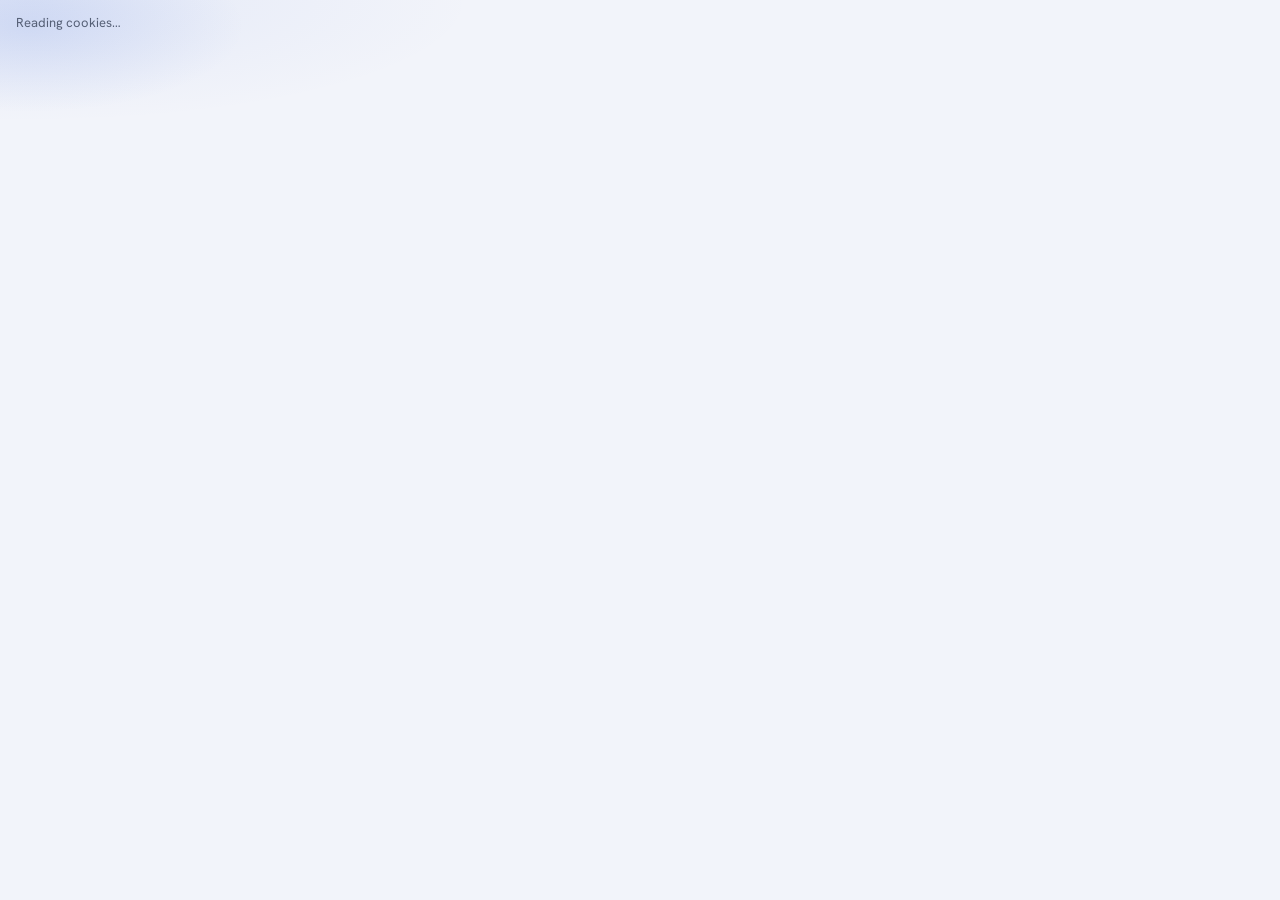
<file: src/popup/popup.html>
<!DOCTYPE html>
<html lang="en">
  <head>
    <meta charset="utf-8" />
    <title>cookieZ</title>
    <!-- Everything here is inside the extension: the stylesheet, and the one
         font file it uses (fonts/). Nothing is fetched from the web. -->
    <link rel="preload" href="fonts/hanken-grotesk.woff2" as="font" type="font/woff2" crossorigin />
    <link rel="stylesheet" href="popup.css" />

    <!-- Not a module and not deferred, so it runs before the popup is drawn.
         Otherwise dark mode flashes white on every open. -->
    <script src="apply-theme.js"></script>
  </head>
  <body>
    <!-- The keycap Z from the toolbar icon, drawn the same way as in
         tests/make_icons.py, and shown with <use href="#keycap">. Its colours
         come from the theme (the keycap rules in popup.css): a dark key on
         the dark theme, like the icon, and a light key on the light one. -->
    <svg width="0" height="0" style="position: absolute" aria-hidden="true" focusable="false">
      <defs>
        <linearGradient id="keycap-face" x1="0" y1="0" x2="0" y2="1">
          <stop class="keycap-face-top" offset="0" />
          <stop class="keycap-face-bottom" offset="1" />
        </linearGradient>
      </defs>
      <symbol id="keycap" viewBox="8 8 112 112">
        <rect class="keycap-edge" x="8" y="8" width="112" height="112" rx="24" />
        <rect x="18" y="14" width="92" height="80" rx="16" fill="url(#keycap-face)" />
        <g class="keycap-z">
          <rect x="38" y="28" width="52" height="14" />
          <polygon points="90,42 70,42 38,66 58,66" />
          <rect x="38" y="66" width="52" height="14" />
        </g>
      </symbol>
    </svg>

    <!-- Only one of these screens shows at a time. popup.js picks which. Each one
         has a message, so the popup is never blank. -->

    <section id="state-loading" class="state">
      <p class="muted" data-i18n="page_loading">Reading cookies&hellip;</p>
    </section>

    <!-- Shown until access to websites is granted. Without that access, Chrome
         returns an empty list instead of an error, so without this screen the
         popup would just look empty. -->
    <section id="state-gate" class="state notice" hidden>
      <div class="site">
        <svg class="mark" aria-hidden="true" focusable="false"><use href="#keycap" /></svg>
        <h1 data-i18n="page_gateHeading">One-time permission needed</h1>
      </div>
      <p data-i18n="page_gateIntro">
        Chrome only shows an extension a site's cookies once it has access
        to that site. cookieZ needs access to the websites you visit.
      </p>
      <p data-i18n="page_gateAfter">
        Then you can see, edit, delete, block and export any site's cookies.
      </p>
      <p class="muted" data-i18n="page_gatePrivacy">
        Access is used only while cookieZ is open. Nothing is sent anywhere:
        cookieZ makes no network requests and has no analytics.
      </p>
      <p>
        <button id="grant-button" data-i18n="page_gateGrant" class="primary" type="button">
          Grant access
        </button>
      </p>
      <p id="gate-message" class="error" role="status"></p>
    </section>

    <!-- Pages like chrome:// and the Web Store can't have their cookies read. -->
    <section id="state-blocked" class="state notice" hidden>
      <h1 data-i18n="page_blockedHeading">No cookies on this page</h1>
      <p id="blocked-message"></p>
      <p class="muted" data-i18n="page_blockedHint">Open a normal website and click the icon again.</p>
    </section>

    <section id="state-error" class="state notice" hidden>
      <h1 data-i18n="page_errorHeading">Something went wrong</h1>
      <p id="error-message" class="error"></p>
      <p>
        <button id="retry-button" data-i18n="page_retry" type="button">Try again</button>
      </p>
    </section>

    <section id="state-main" class="state" hidden>
      <header class="bar">
        <div class="site">
          <svg class="mark" aria-hidden="true" focusable="false"><use href="#keycap" /></svg>
          <div>
            <h1 id="site-name"></h1>
            <!-- The count, then "3 changes" once the site's cookies have
                 changed since cookieZ was opened. -->
            <p class="count-line">
              <span id="cookie-count"></span>
              <span aria-hidden="true">&middot;</span>
              <button id="report-open" data-i18n="page_reportOpen" data-i18n-title="page_reportOpenTitle" class="link-button" type="button" title="See what this site has stored, and what's worth checking">Site report</button>
              <span id="changes-link" hidden>
                <span aria-hidden="true">&middot;</span>
                <button id="changes-open" data-i18n-title="page_changesOpenTitle" class="link-button" type="button" title="See what changed"></button>
              </span>
            </p>
            <!-- Says what the site just changed, for screen readers. The
                 table marks the rows for everyone else. -->
            <p id="live-note" class="visually-hidden" aria-live="polite"></p>
          </div>
        </div>
        <div class="bar-actions">
          <!-- Opens the blocking screen. Its label says what's being done to
               this site's cookies, and it lights up while something is. -->
          <button id="rules-open" data-i18n-title="page_rulesOpenTitle" class="block-button" type="button" title="Choose which cookies this site may set">
            <svg viewBox="0 0 24 24" aria-hidden="true" focusable="false">
              <path d="M12 2.5 4.5 5.4v6.1c0 4.6 3.1 8.6 7.5 10 4.4-1.4 7.5-5.4 7.5-10V5.4z"
                    fill="none" stroke="currentColor" stroke-width="2" stroke-linejoin="round" />
              <path d="M8.6 15.4 15.4 8.6" stroke="currentColor" stroke-width="2" stroke-linecap="round" />
            </svg>
            <span id="rules-open-label" data-i18n="page_rulesOpen">Block</span>
          </button>

          <button id="add-button" data-i18n="page_add" data-i18n-title="page_addTitle" type="button" title="Create a new cookie">
            Add cookie
          </button>
          <!-- Icon buttons. Each has its name in a visually hidden span for
               screen readers, and as its tooltip. The icons are drawn like
               the ones in icons.js: 24 x 24, 2px lines. -->
          <button id="refresh-button" data-i18n-title="page_refreshTitle" class="icon-button" type="button" title="Read the cookies again">
            <svg class="icon" viewBox="0 0 24 24" aria-hidden="true" focusable="false">
              <path d="M20 12a8 8 0 1 1-2.34-5.66" />
              <path d="M20 4v5h-5" />
            </svg>
            <span class="visually-hidden" data-i18n="page_refresh">Refresh</span>
          </button>
          <button id="help-button" data-i18n-title="page_help" class="icon-button" type="button" title="Help">
            <svg class="icon" viewBox="0 0 24 24" aria-hidden="true" focusable="false">
              <circle cx="12" cy="12" r="9" />
              <path d="M9.6 9.4a2.5 2.5 0 1 1 3.4 2.3c-.6.3-1 .8-1 1.5v.5" />
              <path d="M12 17h.01" />
            </svg>
            <span class="visually-hidden" data-i18n="page_help">Help</span>
          </button>
          <button id="more-button" data-i18n-title="page_more" class="icon-button" type="button" popovertarget="more-menu" title="More">
            <svg class="icon" viewBox="0 0 24 24" aria-hidden="true" focusable="false">
              <path d="M5 12h.01M12 12h.01M19 12h.01" />
            </svg>
            <span class="visually-hidden" data-i18n="page_more">More</span>
          </button>
          <!-- The things people set once. A native popover, so Esc and clicking
               away close it, and focus goes back to the More button. -->
          <div id="more-menu" class="more-menu" popover>
            <!-- Follows the system theme until someone picks the other one.
                 popup.js selects the button for the theme showing. -->
            <div class="theme" data-i18n-aria-label="page_themeGroup" role="radiogroup" aria-label="Colour theme">
              <input
                type="radio"
                name="theme"
                id="theme-light"
                value="light"
                class="visually-hidden"
              />
              <label for="theme-light" data-i18n-title="page_themeLightTitle" title="Light theme">
                <!-- Icons are inline SVG, since an icon font would be a network request.
                     currentColor makes them match the label's colour. -->
                <svg viewBox="0 0 24 24" aria-hidden="true" focusable="false">
                  <circle cx="12" cy="12" r="4.2" fill="currentColor" />
                  <g stroke="currentColor" stroke-width="2" stroke-linecap="round">
                    <line x1="12" y1="1.5" x2="12" y2="3.6" />
                    <line x1="12" y1="20.4" x2="12" y2="22.5" />
                    <line x1="1.5" y1="12" x2="3.6" y2="12" />
                    <line x1="20.4" y1="12" x2="22.5" y2="12" />
                    <line x1="4.6" y1="4.6" x2="6.1" y2="6.1" />
                    <line x1="17.9" y1="17.9" x2="19.4" y2="19.4" />
                    <line x1="4.6" y1="19.4" x2="6.1" y2="17.9" />
                    <line x1="17.9" y1="6.1" x2="19.4" y2="4.6" />
                  </g>
                </svg>
                <span class="visually-hidden" data-i18n="page_themeLight">Light</span>
              </label>

              <input
                type="radio"
                name="theme"
                id="theme-dark"
                value="dark"
                class="visually-hidden"
              />
              <label for="theme-dark" data-i18n-title="page_themeDarkTitle" title="Dark theme">
                <svg viewBox="0 0 24 24" aria-hidden="true" focusable="false">
                  <path
                    d="M21 12.79A9 9 0 1 1 11.21 3 7 7 0 0 0 21 12.79Z"
                    fill="currentColor"
                  />
                </svg>
                <span class="visually-hidden" data-i18n="page_themeDark">Dark</span>
              </label>
            </div>
            <!-- Hidden when already in the side panel or a tab. -->
            <button id="panel-button" class="menu-item" type="button">
              <svg class="icon" viewBox="0 0 24 24" aria-hidden="true" focusable="false">
                <rect x="3" y="4" width="18" height="16" rx="2" />
                <path d="M15 4v16" />
              </svg>
              <span data-i18n="page_openInSidePanel">Open in side panel</span>
            </button>
            <button id="tab-button" class="menu-item" type="button">
              <svg class="icon" viewBox="0 0 24 24" aria-hidden="true" focusable="false">
                <path d="M14 4h6v6M20 4l-9 9M18 14v5a1 1 0 0 1-1 1H5a1 1 0 0 1-1-1V7a1 1 0 0 1 1-1h5" />
              </svg>
              <span data-i18n="page_openInTab">Open in a tab</span>
            </button>
          </div>
        </div>
      </header>

      <!-- Once, the first time cookieZ opens after an update, or a welcome
           line on a fresh install. -->
      <p id="whats-new" class="result whats-new" hidden>
        <span id="whats-new-text"></span>
        <button id="whats-new-close" class="link-button" type="button" data-i18n="page_whatsNewOk">OK</button>
      </p>
      <!-- Status lines like these are always on the page and only their
           text changes, so screen readers hear every message. A line
           that appears from hidden isn't always read. Empty, it takes no
           room (popup.css). -->
      <p id="main-message" class="result" role="status"></p>
      <p id="size-warning" class="result" role="status"></p>
      <!-- Filters the table. While searching or filtering, an extra delete
           option removes only the cookies shown. -->
      <div class="search">
        <label for="search-input" class="visually-hidden" data-i18n="page_searchLabel">Search cookies</label>
        <span class="search-field">
          <input
            id="search-input"
            type="search"
            placeholder="Search, or try name: or domain:" data-i18n-placeholder="page_searchPlaceholder"
            autocomplete="off"
            spellcheck="false"
          />
          <!-- A hint that "/" jumps here. Hidden while the box is in use. -->
          <kbd class="search-key" aria-hidden="true">/</kbd>
        </span>
        <!-- Quick filters. Each shows only the cookies it describes, and they
             add up: Secure and Session together shows cookies that are both.
             popup.js hides any that no cookie on this site matches. -->
        <div id="filters" class="filters" role="group" aria-label="Show only" data-i18n-aria-label="page_filtersGroup" hidden>
          <button type="button" class="chip" data-filter="secure" aria-pressed="false">Secure</button>
          <button type="button" class="chip" data-filter="httponly" aria-pressed="false">HttpOnly</button>
          <button type="button" class="chip" data-filter="session" aria-pressed="false" data-i18n="page_filterSession">Session</button>
          <button type="button" class="chip" data-filter="kept" aria-pressed="false" data-i18n="page_filterKept">Kept</button>
          <button type="button" class="chip" data-filter="soon" aria-pressed="false" data-i18n="page_filterSoon">Expiring soon</button>
          <button type="button" class="chip" data-filter="large" aria-pressed="false" data-i18n="page_filterLarge">Large</button>
          <button type="button" class="chip" data-filter="partitioned" aria-pressed="false">Partitioned</button>
          <button type="button" class="chip" data-filter="known" aria-pressed="false" data-i18n="page_filterKnown"
                  title="Cookies with a name in the Open Cookie Database. A guess from the name only." data-i18n-title="page_filterKnownTitle">Known</button>
          <!-- Checks for developers. Facts about each cookie, nothing more.
               "Not Secure" is only offered on an HTTPS page. They're kept
               together, so if the row is too long they move to the next
               line as a group. -->
          <span class="filters-checks">
            <button type="button" class="chip" data-filter="notsecure" aria-pressed="false" data-i18n="page_filterNotSecure"
                    title="Cookies without Secure, so they're also sent over plain HTTP" data-i18n-title="page_filterNotSecureTitle">Not Secure</button>
            <button type="button" class="chip" data-filter="readable" aria-pressed="false" data-i18n="page_filterReadable"
                    title="Cookies without HttpOnly, so the page's scripts can read them" data-i18n-title="page_filterReadableTitle">Readable by scripts</button>
            <button type="button" class="chip" data-filter="samesitenone" aria-pressed="false"
                    title="Cookies with SameSite None, sent when another site loads something from this one" data-i18n-title="page_filterSameSiteNoneTitle">SameSite None</button>
          </span>
        </div>
        <button id="search-clear" data-i18n="page_searchClear" type="button" hidden title="Clear the search and the filters" data-i18n-title="page_searchClearTitle">
          Clear
        </button>
      </div>

      <!-- The count shown here comes from the same list that gets deleted.
           Export uses the same choice of cookies. -->
      <section id="delete-panel">
        <h2 class="visually-hidden" data-i18n="page_deletePanelHeading">Delete or export cookies</h2>

        <div class="scopes" role="radiogroup" aria-label="What to delete" data-i18n-aria-label="page_scopesGroup">
          <!-- Only shown while some cookies are ticked in the table. -->
          <label class="scope" id="scope-picked-row" hidden>
            <input type="radio" name="scope" value="picked" />
            <span class="scope-label" data-i18n="page_scopePicked">Just the ticked cookies</span>
            <span class="scope-target scope-note" id="scope-target-picked"></span>
          </label>
          <!-- Only shown while searching. Without it, pressing Delete after a search
               would remove every cookie in the scope, not just the ones on screen. -->
          <label class="scope" id="scope-matches-row" hidden>
            <input type="radio" name="scope" value="matches" />
            <span class="scope-label" data-i18n="page_scopeMatches">Just the cookies shown</span>
            <span class="scope-target scope-note" id="scope-target-matches"></span>
          </label>
          <label class="scope">
            <input type="radio" name="scope" value="page" checked />
            <span class="scope-label" data-i18n="page_scopePage">This page</span>
            <span class="scope-target" id="scope-target-page"></span>
          </label>
          <label class="scope">
            <input type="radio" name="scope" value="domain" />
            <span class="scope-label" data-i18n="page_scopeDomain">This domain and its subdomains</span>
            <span class="scope-target" id="scope-target-domain"></span>
          </label>
          <label class="scope">
            <input type="radio" name="scope" value="all" />
            <span class="scope-label" data-i18n="page_scopeAll">All sites</span>
            <span class="scope-target scope-note" data-i18n="page_scopeAllNote">everything in this browser profile</span>
          </label>
        </div>

        <p id="scope-summary" class="scope-summary" role="status" data-i18n="page_scopeCounting">
          Counting&hellip;
        </p>

        <details id="scope-domains" hidden>
          <summary id="scope-domains-summary"></summary>
          <ul id="scope-domains-list"></ul>
        </details>

        <div class="actions">
          <button id="delete-button" class="danger" type="button" disabled data-i18n="page_delete">
            Delete&hellip;
          </button>
          <button id="export-button" type="button" disabled data-i18n="page_export">
            Export&hellip;
          </button>
          <button id="import-button" data-i18n="page_import" data-i18n-title="page_importTitle" type="button" title="Add cookies from a JSON or cookies.txt export">
            Import
          </button>
          <!-- This site's cookies, plus everything else it has stored. The
               usual fix for a site you can't log in to. It asks first, with
               the count. -->
          <button id="data-button" data-i18n="page_dataButton" data-i18n-title="page_dataTitle" type="button" title="Can't log in? Delete this site's cookies, clear everything else it has stored, and reload it">
            Clear and reload&hellip;
          </button>
          <!-- Opens the list of every kept cookie, on any site. Only shown
               when there is one. -->
          <button id="kept-open" class="link-button kept-link" type="button" hidden></button>

          <!-- Each "Are you sure?" line is a group named by its question,
               so a screen reader reads the question when the focus moves
               onto its buttons. -->
          <div id="confirm-row" class="confirm" role="group" aria-labelledby="confirm-text" hidden>
            <span id="confirm-text"></span>
            <button id="confirm-yes" class="danger solid" type="button" data-i18n="page_confirmDelete">
              Yes, delete
            </button>
            <button id="confirm-no" type="button" data-i18n="page_cancel">Cancel</button>
          </div>

          <div id="data-confirm" class="confirm data-confirm" role="group" aria-labelledby="data-confirm-text" hidden>
            <span id="data-confirm-text"></span>
            <button id="data-yes-reload" class="danger solid" type="button" data-i18n="page_dataYesReload">Clear and reload</button>
            <button id="data-yes" class="danger" type="button" data-i18n="page_dataYes">Clear, don't reload</button>
            <button id="data-no" type="button" data-i18n="page_cancel">Cancel</button>
          </div>
        </div>

      </section>

      <!-- Only while cookies are ticked: things to do to all of them. The
           expiry buttons carry "Expire in" in their names, since a screen
           reader moving from button to button skips the words before them. -->
      <div id="picked-bar" class="picked-bar" role="group" aria-label="Ticked cookies" data-i18n-aria-label="page_pickedGroup" hidden>
        <span id="picked-count"></span>
        <button id="picked-keep" class="row-button" type="button" data-i18n="page_pickedKeep">Keep</button>
        <button id="picked-unkeep" class="row-button" type="button" data-i18n="page_pickedUnkeep">Stop keeping</button>
        <span class="picked-label" data-i18n="page_expireIn">Expire in</span>
        <button class="row-button" type="button" data-picked-expire="3600" aria-label="Expire in 1 hour" data-i18n-aria-label="page_expireIn1Hour" data-i18n="page_preset1Hour">1 hour</button>
        <button class="row-button" type="button" data-picked-expire="86400" aria-label="Expire in 1 day" data-i18n-aria-label="page_expireIn1Day" data-i18n="page_preset1Day">1 day</button>
        <button class="row-button" type="button" data-picked-expire="604800" aria-label="Expire in 1 week" data-i18n-aria-label="page_expireIn1Week" data-i18n="page_preset1Week">1 week</button>
        <button class="row-button" type="button" data-picked-expire="31536000" aria-label="Expire in 1 year" data-i18n-aria-label="page_expireIn1Year" data-i18n="page_preset1Year">1 year</button>
        <button id="picked-clear" class="link-button" type="button" data-i18n="page_pickedClear">Untick all</button>
      </div>

      <div id="table-wrap">
        <table id="cookie-table">
          <!-- Column widths are set here, so the table can't be wider than the popup.
               See "cookie table" in popup.css. -->
          <colgroup>
            <col class="col-pick" />
            <col class="col-name" />
            <col class="col-value" />
            <col class="col-size" />
            <col class="col-domain" />
            <col class="col-path" />
            <col class="col-expires" />
            <col class="col-flags" />
            <col class="col-actions" />
          </colgroup>
          <thead>
            <tr>
              <th scope="col" class="pick">
                <label class="pick-target" title="Tick every cookie shown" data-i18n-title="page_pickAll">
                  <input type="checkbox" id="pick-all" aria-label="Tick every cookie shown" data-i18n-aria-label="page_pickAll" />
                </label>
              </th>
              <!-- Name, Value, Domain and Expires sort the table. Value sorts by
                   size, biggest first. popup.js sets aria-sort on the one in
                   use. The Size column only shows when there's room for it:
                   open in a tab. When the page is narrow, as in the side
                   panel, Domain, Path, Expires and Flags are hidden too. -->
              <th scope="col"><button type="button" class="sort" data-sort="name" data-i18n="page_colName">Name</button></th>
              <th scope="col"><button type="button" class="sort" data-sort="size" title="Sort by size" data-i18n="page_colValue" data-i18n-title="page_sortBySize">Value</button></th>
              <th scope="col" class="size" data-i18n="page_colSize">Size</th>
              <th scope="col" class="domain" aria-sort="ascending"><button type="button" class="sort" data-sort="domain" data-i18n="page_colDomain">Domain</button></th>
              <th scope="col" class="path" data-i18n="page_colPath">Path</th>
              <th scope="col" class="expires"><button type="button" class="sort" data-sort="expires" data-i18n="page_colExpires">Expires</button></th>
              <th scope="col" class="flags" data-i18n="page_colFlags">Flags</th>
              <th scope="col"><span class="visually-hidden" data-i18n="page_colActions">Actions</span></th>
            </tr>
          </thead>
          <tbody id="cookie-rows"></tbody>
        </table>
        <p id="empty-message" class="muted empty" hidden data-i18n="page_emptyTable">
          No cookies are set for this site.
        </p>
      </div>
    </section>

    <!-- One form for creating and editing. When editing, it remembers the
         original cookie, so a changed name or path replaces it instead of adding
         a second cookie. -->
    <section id="state-edit" class="state" hidden>
      <header class="bar">
        <h1 id="edit-title"></h1>
        <button id="edit-cancel" type="button" data-i18n="page_back">Back</button>
      </header>

      <!-- Shown when the site rules block every cookie on this site. -->
      <p id="edit-rule-note" class="result" hidden data-i18n="page_editRuleNote">
        Your site rules block cookies on this site. You can still save one
        here, but the site won't be able to read it.
      </p>

      <form id="edit-form" autocomplete="off">
        <div class="field">
          <div class="field-label-row">
            <label for="field-name" data-i18n="page_fieldName">Name</label>
            <button id="name-copy" data-i18n="page_copy" class="row-button" type="button" title="Copy the name" data-i18n-title="page_copyNameTitle">Copy</button>
          </div>
          <input id="field-name" name="name" type="text" class="mono" spellcheck="false" />
          <!-- Only when the name is in the Open Cookie Database. A guess from
               the name, and it says so. -->
          <p id="name-known" class="field-note known-note" hidden>
            <span id="name-known-text"></span>
            <span class="muted" data-i18n="page_nameKnownNote">A guess from the name only. From the Open Cookie Database.</span>
          </p>
        </div>

        <div class="field">
          <div class="field-label-row">
            <label for="field-value" data-i18n="page_fieldValue">Value</label>
            <button id="value-copy" data-i18n="page_copy" class="row-button" type="button" title="Copy the value" data-i18n-title="page_copyValueTitle">Copy</button>
          </div>
          <textarea id="field-value" name="value" class="mono" rows="4" spellcheck="false"></textarea>
          <!-- Only for a value that is a JSON object or list. Ticked, the value
               is laid out here and saved on one line again. -->
          <label id="value-json-row" class="check" hidden>
            <input id="field-json" type="checkbox" />
            <span data-i18n="page_editAsJson">Edit as JSON: laid out here, saved on one line</span>
          </label>
          <!-- Shown once the cookie is getting close to Chrome's size limit. -->
          <p id="value-size" class="field-note muted" hidden></p>

          <!-- Shown when the value is URL-encoded, JSON, Base64 or a date:
               the same value, easier to read. It never changes the value. -->
          <div id="value-decoded" class="decoded" hidden>
            <div class="field-label-row">
              <span class="label" id="value-decoded-label" data-i18n="page_decoded">Decoded</span>
              <button id="decoded-copy" data-i18n="page_copy" class="row-button" type="button" title="Copy the decoded value" data-i18n-title="page_copyDecodedTitle">Copy</button>
            </div>
            <pre id="value-decoded-text" class="mono" aria-labelledby="value-decoded-label"></pre>
          </div>
        </div>

        <div class="field-row">
          <div class="field">
            <label for="field-domain" data-i18n="page_fieldDomain">Domain</label>
            <input id="field-domain" name="domain" type="text" class="mono" spellcheck="false" />
          </div>
          <div class="field">
            <label for="field-path" data-i18n="page_fieldPath">Path</label>
            <input id="field-path" name="path" type="text" class="mono" spellcheck="false" />
          </div>
        </div>

        <!-- Side by side, so the whole form, Save included, fits in the popup
             without scrolling. -->
        <div class="field-row">
          <div class="field">
            <label for="field-samesite">SameSite</label>
            <select id="field-samesite" name="sameSite">
              <option value="unspecified" data-i18n="page_sameSiteUnset">Unset (Chrome decides)</option>
              <option value="lax">Lax</option>
              <option value="strict">Strict</option>
              <option value="no_restriction" data-i18n="page_sameSiteNone">None (needs Secure)</option>
            </select>
          </div>

          <div class="field">
            <span class="label" data-i18n="page_fieldExpires">Expires</span>
            <label class="check">
              <input id="field-session" name="session" type="checkbox" />
              <span data-i18n="page_sessionCheck">Session cookie: deleted when the browser closes</span>
            </label>
            <input id="field-expiry" name="expirationDate" type="datetime-local" />
            <!-- Shortcuts: each sets the date that far from now. -->
            <div class="presets" role="group" aria-label="Expire in" data-i18n-aria-label="page_expireIn">
              <button class="row-button" type="button" data-expire-in="3600" data-i18n="page_preset1Hour">1 hour</button>
              <button class="row-button" type="button" data-expire-in="86400" data-i18n="page_preset1Day">1 day</button>
              <button class="row-button" type="button" data-expire-in="604800" data-i18n="page_preset1Week">1 week</button>
              <button class="row-button" type="button" data-expire-in="31536000" data-i18n="page_preset1Year">1 year</button>
            </div>
          </div>
        </div>

        <div class="field">
          <span class="label" data-i18n="page_fieldFlags">Flags</span>
          <label class="check">
            <input id="field-secure" name="secure" type="checkbox" />
            <span data-i18n="page_secureCheck">Secure: only sent over HTTPS</span>
          </label>
          <label class="check">
            <input id="field-httponly" name="httpOnly" type="checkbox" />
            <span data-i18n="page_httpOnlyCheck">HttpOnly: hidden from page JavaScript</span>
          </label>
          <label class="check">
            <input id="field-hostonly" name="hostOnly" type="checkbox" />
            <span data-i18n="page_hostOnlyCheck">Host-only: this exact host, not its subdomains</span>
          </label>
          <!-- Only for a new cookie: a partition can't be changed later. -->
          <label id="partitioned-row" class="check" hidden>
            <input id="field-partitioned" type="checkbox" />
            <span data-i18n-html="page_partitionedCheck">Partitioned (CHIPS): kept for <span id="partitioned-site"></span> only. Needs Secure.</span>
          </label>
        </div>

        <p id="edit-partition" class="muted" hidden></p>
        <p id="edit-changed" class="notice" role="status" hidden data-i18n="page_editChanged">
          The site changed this cookie while you were editing. Saving will
          overwrite it.
        </p>
        <ul id="edit-errors" class="errors" hidden></ul>

        <div class="actions">
          <button id="edit-save" class="primary" type="submit" data-i18n="page_save">Save</button>
          <button id="edit-cancel-2" type="button" data-i18n="page_cancel">Cancel</button>
          <!-- Only when editing a cookie that already exists. -->
          <button id="edit-duplicate" data-i18n="page_duplicate" type="button" title="Start a new cookie with these details" data-i18n-title="page_duplicateTitle" hidden>Duplicate</button>
          <button id="edit-setcookie" data-i18n="page_copySetCookie" type="button" title="Copy this cookie as the Set-Cookie line a server would send" data-i18n-title="page_copySetCookieTitle">Copy as Set-Cookie</button>
        </div>
      </form>
    </section>

    <!-- Export uses the cookies chosen in the delete panel, kept ones
         included. -->
    <section id="state-export" class="state" hidden>
      <header class="bar">
        <h1 data-i18n="page_exportHeading">Export cookies</h1>
        <button id="export-back" type="button" data-i18n="page_back">Back</button>
      </header>

      <p id="export-summary" class="scope-summary"></p>

      <div class="formats" role="radiogroup" aria-label="Format" data-i18n-aria-label="page_formatGroup">
        <label class="scope">
          <input type="radio" name="format" value="json" checked />
          <span class="scope-label">JSON</span>
          <span class="scope-note muted" data-i18n="page_formatJsonNote">Compatible with other cookie editors. Keeps every detail.</span>
        </label>
        <label class="scope">
          <input type="radio" name="format" value="playwright" />
          <span class="scope-label">Playwright</span>
          <span class="scope-note muted" data-i18n="page_formatPlaywrightNote">A storageState file, for starting a test already logged in.</span>
        </label>
        <label class="scope">
          <input type="radio" name="format" value="selenium" />
          <span class="scope-label">Selenium</span>
          <span class="scope-note muted" data-i18n="page_formatSeleniumNote">Python add_cookie() calls, for a test. Can't hold partitions.</span>
        </label>
        <label class="scope">
          <input type="radio" name="format" value="netscape" />
          <span class="scope-label">cookies.txt</span>
          <span class="scope-note muted" data-i18n="page_formatNetscapeNote">For curl, wget, yt-dlp and other tools. Can't hold SameSite or partitions.</span>
        </label>
        <label class="scope">
          <input type="radio" name="format" value="header" />
          <span class="scope-label" data-i18n="page_formatHeader">Cookie header</span>
          <span class="scope-note muted" id="header-note" data-i18n="page_formatHeaderNote">Names and values only, for one site.</span>
        </label>
        <label class="scope">
          <input type="radio" name="format" value="curl" />
          <span class="scope-label" data-i18n="page_formatCurl">curl command</span>
          <span class="scope-note muted" id="curl-note" data-i18n="page_formatCurlNote">Sends these cookies to this page, for bash or zsh.</span>
        </label>
      </div>

      <label for="export-output" class="visually-hidden" data-i18n="page_exportOutputLabel">Exported cookies</label>
      <textarea id="export-output" class="mono output" rows="9" readonly spellcheck="false"></textarea>

      <!-- Optional. With a password, Copy and Download give a locked file
           that only cookieZ can open, with the password. The password is
           never saved, and the box is emptied once it's been used. See
           src/lib/crypto.js. -->
      <div class="field export-password">
        <label for="export-password" data-i18n="page_exportPasswordLabel">Password (optional)</label>
        <div class="password-row">
          <input id="export-password" type="password" autocomplete="new-password" spellcheck="false" />
          <label class="check">
            <input id="export-password-show" type="checkbox" />
            <span data-i18n="page_show">Show</span>
          </label>
        </div>
        <p id="export-password-note" class="field-note muted" data-i18n="page_exportPasswordNote">
          Locks the file, so it can only be imported with this password. The
          password isn't saved anywhere, so don't lose it.
        </p>
      </div>

      <!-- Only while the export has cookies that look like sign-ins and no
           password. -->
      <p id="export-warning" class="warning" hidden data-i18n="page_exportWarning">
        Anyone with this file can be signed in as you. Add a password, or
        keep it somewhere private.
      </p>

      <div class="actions">
        <button id="export-copy" class="primary" type="button" data-i18n="page_copy">Copy</button>
        <button id="export-download" type="button" data-i18n="page_download">Download</button>
      </div>
      <p id="export-result" class="result" role="status" hidden></p>
    </section>

    <!-- Nothing is written until the preview has been shown and confirmed. -->
    <section id="state-import" class="state" hidden>
      <header class="bar">
        <h1 data-i18n="page_importHeading">Import cookies</h1>
        <button id="import-back" type="button" data-i18n="page_back">Back</button>
      </header>

      <p data-i18n="page_importIntro">
        Paste cookies exported as JSON (from cookieZ or another cookie
        editor), a cookies.txt file, Set-Cookie lines, or a curl command
        (from “Copy as cURL” in DevTools). A Cookie header on its own goes
        on this site. A cookieZ export with a password asks for it.
      </p>

      <!-- Choosing a file can close the popup in Chrome, so it's only offered
           in a tab. -->
      <p id="import-file-row" hidden>
        <label for="import-file" data-i18n="page_importFileLabel">Or choose a file:</label>
        <input id="import-file" type="file" accept=".json,.txt,application/json,text/plain" />
      </p>
      <p id="import-file-hint" class="muted" data-i18n-html="page_importFileHint">
        To choose a file instead, <button id="import-tab" class="link-button" type="button">open cookieZ in a tab</button>.
      </p>

      <label for="import-text" class="visually-hidden" data-i18n="page_importTextLabel">Cookies to import</label>
      <textarea id="import-text" class="mono output" rows="9" spellcheck="false" autocomplete="off"></textarea>

      <!-- Only for a password-protected export. The password is used once
           to open it, then the box is emptied. It's never saved. -->
      <div id="import-password-row" class="field" hidden>
        <label for="import-password" data-i18n="page_importPasswordLabel">This file has a password. Type it, then press Check.</label>
        <div class="password-row">
          <input id="import-password" type="password" autocomplete="off" spellcheck="false" />
          <label class="check">
            <input id="import-password-show" type="checkbox" />
            <span data-i18n="page_show">Show</span>
          </label>
        </div>
      </div>

      <div class="actions">
        <button id="import-check" class="primary" type="button" data-i18n="page_importCheck">Check</button>
      </div>

      <section id="import-preview" hidden>
        <p id="import-summary" class="scope-summary" role="status"></p>
        <p id="import-move-row" class="check-row" hidden>
          <label>
            <input id="import-move" type="checkbox" />
            <span data-i18n-html="page_importMove">Put them on <span id="import-move-site"></span> instead</span>
          </label>
        </p>
        <details id="import-domains" hidden>
          <summary id="import-domains-summary"></summary>
          <ul id="import-domains-list"></ul>
        </details>
        <ul id="import-problems" class="errors" hidden></ul>
        <p id="import-warning" class="warning" hidden data-i18n="page_importWarning">
          Only import cookies you made yourself. Cookies from someone else
          can sign you in to their account, or be used to trick you.
        </p>
        <div id="import-confirm-row" class="actions">
          <button id="import-confirm" class="primary" type="button"></button>
          <!-- Read only: shows how the file differs from now, writes nothing. -->
          <button id="import-compare" type="button" data-i18n="page_importCompare">Compare</button>
          <button id="import-cancel" type="button" data-i18n="page_cancel">Cancel</button>
        </div>
      </section>

      <p id="import-result" class="result" role="status" hidden></p>
      <ul id="import-failures" class="errors" hidden></ul>
    </section>

    <!-- How an export differs from the cookies those sites have now. Names
         and sites only, never values, and nothing is written. -->
    <section id="state-compare" class="state" hidden>
      <header class="bar">
        <h1 data-i18n="page_compareHeading">Compared with your file</h1>
        <button id="compare-back" type="button" data-i18n="page_back">Back</button>
      </header>

      <p id="compare-summary" class="scope-summary" role="status"></p>

      <div id="compare-wrap">
        <table id="compare-table">
          <colgroup>
            <col />
            <col />
            <col class="changes-what-col" />
          </colgroup>
          <thead>
            <tr>
              <th scope="col" data-i18n="page_colName">Name</th>
              <th scope="col" data-i18n="page_colSite">Site</th>
              <th scope="col" data-i18n="page_colSinceFile">Since your file</th>
            </tr>
          </thead>
          <tbody id="compare-rows"></tbody>
        </table>
      </div>
    </section>

    <!-- What has happened to this site's cookies while cookieZ has been
         open. Names only, never values, and held in memory: it's gone when
         cookieZ closes. -->
    <!-- What the site has stored, by purpose. See report-screen.js. -->
    <section id="state-report" class="state" hidden>
      <header class="bar">
        <h1 data-i18n="page_reportHeading">Site report</h1>
        <button id="report-back" type="button" data-i18n="page_back">Back</button>
      </header>

      <p id="report-intro" data-i18n-html="page_reportIntro">
        What <span id="report-site" class="mono"></span> has stored in this
        browser. Purposes are a guess from each cookie's name, using a list
        inside cookieZ, because any site can give a cookie any name. Nothing
        here is saved.
      </p>
      <p id="report-no-list" class="error" hidden data-i18n="page_reportNoList">
        The list of known cookie names couldn't be loaded, so no cookie could be recognised.
      </p>
      <p id="report-empty" hidden data-i18n="page_reportEmpty">This site hasn't stored any cookies.</p>

      <div id="report-body">
        <div id="report-wrap">
          <table id="report-table">
            <colgroup>
              <col class="report-purpose-col" />
              <col class="report-count-col" />
              <col />
            </colgroup>
            <thead>
              <tr>
                <th scope="col" data-i18n="page_colPurpose">Purpose</th>
                <th scope="col" data-i18n="page_colCookies">Cookies</th>
                <th scope="col" data-i18n="page_colSetBy">Usually set by</th>
              </tr>
            </thead>
            <tbody id="report-rows"></tbody>
          </table>
        </div>

        <h2 class="report-heading" data-i18n="page_reportChecksHeading">Worth checking</h2>
        <p id="report-checks-none" class="muted" hidden data-i18n="page_reportChecksNone">Nothing to flag on this site.</p>
        <div id="report-checks">
          <table id="report-check-table">
            <colgroup>
              <col />
              <col class="report-count-col" />
              <col class="report-action-col" />
            </colgroup>
            <thead>
              <tr>
                <th scope="col" data-i18n="page_colWhat">What</th>
                <th scope="col" data-i18n="page_colCookies">Cookies</th>
                <th scope="col"><span class="visually-hidden" data-i18n="page_colAction">Action</span></th>
              </tr>
            </thead>
            <tbody id="report-check-rows"></tbody>
          </table>
        </div>
      </div>
    </section>

    <section id="state-changes" class="state" hidden>
      <header class="bar">
        <h1 data-i18n="page_changesHeading">What changed</h1>
        <button id="changes-back" type="button" data-i18n="page_back">Back</button>
      </header>

      <p id="changes-intro" data-i18n="page_changesIntro">
        What has happened to this site's cookies since you opened cookieZ,
        newest first, whether the site did it or you did. Nothing here is
        saved: the list is gone when cookieZ closes.
      </p>

      <div id="changes-wrap">
        <table id="changes-table">
          <colgroup>
            <col class="changes-time-col" />
            <col />
            <col />
            <col class="changes-what-col" />
          </colgroup>
          <thead>
            <tr>
              <th scope="col" data-i18n="page_colTime">Time</th>
              <th scope="col" data-i18n="page_colName">Name</th>
              <th scope="col" data-i18n="page_colSite">Site</th>
              <th scope="col" data-i18n="page_colWhatHappened">What happened</th>
            </tr>
          </thead>
          <tbody id="changes-rows"></tbody>
        </table>
      </div>
    </section>

    <!-- Every cookie marked as Kept, on every site. It shows the saved list
         and nothing else: it never looks up other sites' cookies. -->
    <section id="state-kept" class="state" hidden>
      <header class="bar">
        <h1 data-i18n="page_keptHeading">Kept cookies</h1>
        <button id="kept-back" type="button" data-i18n="page_back">Back</button>
      </header>

      <p id="kept-intro" data-i18n="page_keptIntro">
        cookieZ leaves these out of every delete. This is the whole list it
        has saved, for every site: names, never values.
      </p>
      <p id="kept-message" class="result" role="status"></p>

      <div id="kept-wrap">
        <table id="kept-table">
          <colgroup>
            <col />
            <col />
            <col class="kept-path-col" />
            <col class="kept-action-col" />
          </colgroup>
          <thead>
            <tr>
              <th scope="col" data-i18n="page_colName">Name</th>
              <th scope="col" data-i18n="page_colSite">Site</th>
              <th scope="col" data-i18n="page_colPath">Path</th>
              <th scope="col"><span class="visually-hidden" data-i18n="page_colStopKeeping">Stop keeping</span></th>
            </tr>
          </thead>
          <tbody id="kept-rows"></tbody>
        </table>
        <p id="kept-empty" class="muted empty" hidden data-i18n="page_keptEmpty">No cookies are marked as Kept.</p>
      </div>

      <div class="actions">
        <button id="kept-clear" class="danger" type="button" data-i18n="page_keptClear">Stop keeping all&hellip;</button>
        <span id="kept-confirm" class="confirm" role="group" aria-labelledby="kept-confirm-text" hidden>
          <span id="kept-confirm-text"></span>
          <button id="kept-confirm-yes" class="danger solid" type="button" data-i18n="page_keptConfirmYes">Yes, stop keeping</button>
          <button id="kept-confirm-no" type="button" data-i18n="page_cancel">Cancel</button>
        </span>
      </div>
    </section>

    <!-- Site rules: which sites may set cookies. cookieZ saves the list and
         hands it to Chrome, and Chrome does the blocking, so it works while
         cookieZ is closed. See src/lib/rules.js. -->
    <section id="state-rules" class="state" hidden>
      <header class="bar">
        <h1 data-i18n="page_rulesHeading">Block cookies</h1>
        <button id="rules-back" type="button" data-i18n="page_back">Back</button>
      </header>

      <p id="rules-intro" data-i18n="page_rulesIntro">
        Choose which sites may set cookies. Chrome follows these rules all
        the time, even when cookieZ is closed. Nothing is sent anywhere.
      </p>
      <!-- The lifetime count. "Cleared", not "blocked": Chrome doesn't tell
           extensions when it blocks a cookie. -->
      <p id="rules-stats"></p>
      <p id="rules-message" class="result" role="status"></p>

      <!-- Shown until the extra permission is given. -->
      <div id="rules-gate" hidden>
        <p data-i18n="page_rulesGate">
          To set rules, cookieZ needs Chrome's permission to change site
          settings. Chrome's prompt also mentions the camera, microphone and
          location, because one permission covers every site setting.
          cookieZ only ever changes the cookie setting.
        </p>
        <p id="rules-gate-saved" hidden data-i18n="page_rulesGateSaved">
          Your saved rules are listed below, but Chrome isn't following them
          until you allow this again.
        </p>
        <p>
          <button id="rules-grant" class="primary" type="button" data-i18n="page_rulesGrant">Allow cookieZ to set rules</button>
        </p>
      </div>

      <p id="rules-incognito" hidden data-i18n="page_rulesIncognito">
        Rules are set from a normal window. They apply in incognito windows
        too.
      </p>

      <!-- A fieldset, so that while a change is being saved one switch
           (its disabled attribute) turns off every control inside it. -->
      <fieldset id="rules-body" hidden>
        <section id="rules-site" class="rules-group">
          <h2 id="rules-site-heading" data-i18n-html="page_rulesSiteHeading">On <span id="rules-site-name"></span></h2>
          <div class="rule-options" role="radiogroup" aria-labelledby="rules-site-heading">
            <label class="rule-option">
              <input type="radio" name="site-rule" value="allow" />
              <span>
                <strong data-i18n="page_ruleAllowAll">Allow all cookies</strong>
                <span class="rule-note" data-i18n="page_ruleAllowAllNote">Including ones from other companies on its pages.</span>
              </span>
            </label>
            <label class="rule-option">
              <input type="radio" name="site-rule" value="session" />
              <span>
                <strong data-i18n="page_ruleSession">Clear when Chrome closes</strong>
                <span class="rule-note" data-i18n="page_ruleSessionNote">
                  The site works as normal, but Chrome deletes its cookies,
                  and other companies' cookies on its pages, every time it
                  closes.
                </span>
              </span>
            </label>
            <label class="rule-option">
              <input type="radio" name="site-rule" value="own-only" />
              <span>
                <strong data-i18n="page_ruleOwnOnly">Block other companies' cookies</strong>
                <span class="rule-note" data-i18n="page_ruleOwnOnlyNote">
                  The site keeps its own cookies, so signing in still works.
                  Embedded videos, maps and "sign in with" buttons from other
                  companies may stop working.
                </span>
              </span>
            </label>
            <label class="rule-option">
              <input type="radio" name="site-rule" value="block" />
              <span>
                <strong data-i18n="page_ruleBlockAll">Block all cookies</strong>
                <span class="rule-note" data-i18n="page_ruleBlockAllNote">
                  The site can't set or read any cookie. You'll be signed
                  out, and it may not work at all.
                </span>
              </span>
            </label>
          </div>
          <p id="rules-site-note" class="field-note" hidden></p>
          <label class="check rules-always">
            <input id="rules-delete-on-block" type="checkbox" />
            <span data-i18n="page_rulesDeleteOnBlock">When I block cookies, delete the ones already saved without asking</span>
          </label>

          <!-- Blocking doesn't remove the cookies a site already has, so
               this offers to. It goes through the usual delete: kept
               cookies are left alone, and Undo works. -->
          <div id="rules-cleanup" class="confirm" role="group" aria-labelledby="rules-cleanup-text" hidden>
            <span id="rules-cleanup-text"></span>
            <button id="rules-cleanup-yes" class="danger solid" type="button" data-i18n="page_cleanupYes">Delete them</button>
            <button id="rules-cleanup-no" type="button" data-i18n="page_cleanupNo">Leave them</button>
          </div>
        </section>

        <section id="rules-everywhere" class="rules-group">
          <h2 id="rules-everywhere-heading" data-i18n="page_rulesEverywhereHeading">On every other site</h2>
          <div class="rule-options" role="radiogroup" aria-labelledby="rules-everywhere-heading">
            <label class="rule-option">
              <input type="radio" name="everywhere-rule" value="allow" />
              <span>
                <strong data-i18n="page_everywhereAllow">Allow cookies</strong>
                <span class="rule-note" data-i18n="page_everywhereAllowNote">What Chrome normally does.</span>
              </span>
            </label>
            <label class="rule-option">
              <input type="radio" name="everywhere-rule" value="own-only" />
              <span>
                <strong data-i18n="page_ruleOwnOnly">Block other companies' cookies</strong>
                <span class="rule-note" data-i18n="page_everywhereOwnOnlyNote">
                  Every site keeps its own cookies, and other companies' are
                  blocked, using Chrome's own switch. Partitioned cookies, which
                  can't follow you between sites, still work, as do a few Chrome
                  makes exceptions for.
                </span>
              </span>
            </label>
            <label class="rule-option">
              <input type="radio" name="everywhere-rule" value="block" />
              <span>
                <strong data-i18n="page_ruleBlockAll">Block all cookies</strong>
                <span class="rule-note" data-i18n="page_everywhereBlockNote">
                  Only sites you've set to allow can use cookies. You won't
                  be able to sign in anywhere else.
                </span>
              </span>
            </label>
          </div>
          <p id="rules-everywhere-note" class="field-note" hidden></p>
          <div id="rules-everywhere-confirm" class="confirm" role="group" aria-labelledby="rules-everywhere-confirm-text" hidden>
            <span id="rules-everywhere-confirm-text" data-i18n="page_everywhereConfirm">Block cookies on every site without a rule of its own?</span>
            <button id="rules-everywhere-yes" class="danger solid" type="button" data-i18n="page_everywhereConfirmYes">Yes, block them</button>
            <button id="rules-everywhere-no" type="button" data-i18n="page_cancel">Cancel</button>
          </div>
        </section>

        <!-- Known trackers, from the list in src/lists/trackers.js. The
             number is filled in from the list by popup.js. -->
        <section id="rules-trackers-group" class="rules-group" aria-label="Known trackers" data-i18n-aria-label="page_trackersGroup">
          <label class="rule-option">
            <!-- Named by the bold line alone, with the note read after it,
                 so a screen reader doesn't read the whole paragraph as the
                 box's name. -->
            <input id="rules-trackers" type="checkbox"
                   aria-labelledby="rules-trackers-name" aria-describedby="rules-trackers-note" />
            <span>
              <strong id="rules-trackers-name" data-i18n="page_trackersName">Block known trackers' cookies on every site</strong>
              <span id="rules-trackers-note" class="rule-note" data-i18n-html="page_trackersNote">
                Cookies from <span id="rules-trackers-count">about 130</span> advertising and analytics companies,
                from a list inside cookieZ that updates when cookieZ does.
                Sites you've set to allow all cookies still get them. This
                blocks the trackers' cookies, not the trackers themselves.
              </span>
            </span>
          </label>

          <!-- Like the offer after blocking a site: these companies'
               cookies already saved, deleted the usual way, so kept
               cookies are left alone and Undo works. -->
          <div id="rules-trackers-cleanup" class="confirm" role="group" aria-labelledby="rules-trackers-cleanup-text" hidden>
            <span id="rules-trackers-cleanup-text"></span>
            <button id="rules-trackers-cleanup-yes" class="danger solid" type="button" data-i18n="page_cleanupYes">Delete them</button>
            <button id="rules-trackers-cleanup-no" type="button" data-i18n="page_cleanupNo">Leave them</button>
          </div>
        </section>

        <h2 id="rules-list-heading" data-i18n="page_rulesListHeading">Sites with a rule of their own</h2>
        <div id="rules-wrap">
          <table id="rules-table" aria-labelledby="rules-list-heading">
            <colgroup>
              <col />
              <col class="rules-rule-col" />
              <col class="rules-count-col" />
              <col class="rules-action-col" />
            </colgroup>
            <thead>
              <tr>
                <th scope="col" data-i18n="page_colSite">Site</th>
                <th scope="col" data-i18n="page_colRule">Rule</th>
                <th scope="col" data-i18n="page_colCookiesNow">Cookies now</th>
                <th scope="col"><span class="visually-hidden" data-i18n="page_colRemove">Remove</span></th>
              </tr>
            </thead>
            <tbody id="rules-rows"></tbody>
          </table>
          <p id="rules-empty" class="muted empty" hidden data-i18n="page_rulesEmpty">No site has a rule of its own.</p>
        </div>

        <div class="actions">
          <button id="rules-clear" class="danger" type="button" data-i18n="page_rulesClear">Turn off all rules&hellip;</button>
          <span id="rules-confirm" class="confirm" role="group" aria-labelledby="rules-confirm-text" hidden>
            <span id="rules-confirm-text" data-i18n="page_rulesConfirm">Turn off every rule? Chrome goes back to allowing cookies everywhere.</span>
            <button id="rules-confirm-yes" class="danger solid" type="button" data-i18n="page_rulesConfirmYes">Yes, turn them off</button>
            <button id="rules-confirm-no" type="button" data-i18n="page_cancel">Cancel</button>
          </span>
          <!-- A copy of the rules, as a file you save yourself. -->
          <button id="rules-backup" type="button" data-i18n="page_rulesBackup">Save a copy</button>
          <label id="rules-load-label" class="button-like" for="rules-load" data-i18n="page_rulesLoad">Load a copy&hellip;</label>
          <input id="rules-load" class="visually-hidden" type="file" accept=".json,application/json" />
          <span id="rules-load-confirm" class="confirm" role="group" aria-labelledby="rules-load-text" hidden>
            <span id="rules-load-text"></span>
            <button id="rules-load-yes" class="danger solid" type="button" data-i18n="page_rulesLoadYes">Replace my rules</button>
            <button id="rules-load-no" type="button" data-i18n="page_cancel">Cancel</button>
          </span>
        </div>
      </fieldset>
    </section>

    <!-- Help that works offline. The support site is written out for you to
         visit yourself, not linked. The one button that opens a web page is
         "Leave a review", and only when clicked: it opens the store's review
         page in a new tab. cookieZ never fetches anything. -->
    <section id="state-help" class="state help" hidden>
      <header class="bar">
        <h1 data-i18n="page_help">Help</h1>
        <button id="help-back" type="button" data-i18n="page_back">Back</button>
      </header>

      <dl>
        <dt data-i18n="page_helpScopeQ">Which delete option should I pick?</dt>
        <dd data-i18n-html="page_helpScopeA">
          <strong>This page</strong> deletes the cookies this page gets.
          <strong>This domain and its subdomains</strong> also reaches
          subdomains, such as login.example.com.
          <strong>All sites</strong> deletes every cookie in this browser
          profile. The count and the sites are always shown first.
        </dd>

        <dt data-i18n="page_helpReportQ">What does a site store on me?</dt>
        <dd data-i18n-html="page_helpReportA">
          <strong>Site report</strong>, beside the cookie count, groups a
          site's cookies by purpose and lists anything worth checking. Each
          purpose is a guess from the cookie's name.
        </dd>

        <dt data-i18n="page_helpLoginQ">Clearing cookies didn't let me log in</dt>
        <dd data-i18n-html="page_helpLoginA">
          Try <strong>Clear and reload</strong> under the delete options, then
          <strong>Clear and reload</strong>. As
          well as the site's cookies, it clears what else the site has
          stored: local storage, databases, cache storage and offline files.
          Kept cookies are left alone, and Undo can put the cookies back, but
          not the rest.
        </dd>

        <dt data-i18n="page_helpUndoQ">I deleted or changed the wrong cookies</dt>
        <dd data-i18n-html="page_helpUndoA">
          Click <strong>Undo</strong> in the message at the top. It works
          for 10 minutes after a delete, an import or a Save, even if you
          close cookieZ, and only for the most recent one.
        </dd>

        <dt data-i18n="page_helpLiveQ">Why did a row light up?</dt>
        <dd data-i18n-html="page_helpLiveA">
          The site, or cookieZ, has just added or changed that cookie. The
          table follows changes as they happen, so you don't need to press
          Refresh. Click <strong>changes</strong> next to the cookie count
          to see a list of what was added, changed, removed or expired since
          you opened cookieZ.
        </dd>

        <dt data-i18n="page_helpKeptQ">What does the bookmark do?</dt>
        <dd data-i18n-html="page_helpKeptA">
          It marks a cookie as <strong>Kept</strong>, so cookieZ leaves it out
          of every delete, even "All sites". It doesn't stop the website
          changing or removing the cookie itself. To see every cookie you've
          kept, on any site, click <strong>Kept cookies</strong> under the
          delete options.
        </dd>

        <dt data-i18n="page_helpBlockQ">Can I stop a site setting cookies?</dt>
        <dd data-i18n-html="page_helpBlockA">
          Yes. Click <strong>Block</strong> at the top. For each site you
          can allow all cookies, have them cleared when Chrome closes, block
          other companies' cookies, or block every cookie. You can also block
          other companies' cookies on every site, or every cookie on every
          site except the ones you allow. Chrome does the blocking,
          so it works while cookieZ is closed, and removing cookieZ removes
          the rules. Chrome has its own switch for blocking other
          companies' cookies everywhere, in its settings; cookieZ doesn't
          change that.
        </dd>

        <dt data-i18n="page_helpBrokenQ">A site stopped working after I set a rule</dt>
        <dd data-i18n-html="page_helpBrokenA">
          Click <strong>Block</strong> on that site and choose
          <strong>Allow all cookies</strong>, or remove its rule from the
          list. Then reload the page.
        </dd>

        <dt data-i18n="page_helpBadgesQ">What do the badges mean?</dt>
        <dd data-i18n-html="page_helpBadgesA">
          <strong>Secure</strong>: only sent over HTTPS.
          <strong>HttpOnly</strong>: hidden from the page's own JavaScript.
          <strong>Subdomains</strong>: also sent to every subdomain.
          <strong>Partitioned</strong>: kept separately for each site it's
          used on. <strong>SameSite</strong>: when other sites can send it.
          <strong>Large</strong>: close to Chrome's 4 KB limit for one cookie.
        </dd>

        <dt data-i18n="page_helpSizeQ">What's the size next to the cookie count?</dt>
        <dd data-i18n="page_helpSizeA">
          Roughly how much this site's cookies add to every request. Many
          servers refuse more than about 8 KB, which can stop you logging in,
          so cookieZ warns you above 6 KB.
        </dd>

        <dt data-i18n="page_helpKeysQ">Keyboard</dt>
        <dd>
          <div class="keys">
            <span><kbd>Alt</kbd> + <kbd>Shift</kbd> + <kbd>K</kbd></span>
            <span data-i18n="page_keyOpen">Open cookieZ. Change it at chrome://extensions/shortcuts.</span>
            <span><kbd>/</kbd></span>
            <span data-i18n="page_keySearch">Search the cookies. Start with name:, value:, domain: or path: to search that part only.</span>
            <span><kbd>N</kbd></span>
            <span data-i18n="page_keyAdd">Add a new cookie.</span>
            <span><kbd>↑</kbd> <kbd>↓</kbd></span>
            <span data-i18n-html="page_keyMove">Move between cookies. <kbd>Home</kbd> and <kbd>End</kbd> jump to the first and last.</span>
            <span><kbd>Enter</kbd></span>
            <span data-i18n="page_keyEdit">Edit the cookie.</span>
            <span><kbd>Space</kbd></span>
            <span data-i18n="page_keyTick">Tick it.</span>
            <span><kbd>K</kbd></span>
            <span data-i18n="page_keyKeep">Keep it, or stop keeping it.</span>
            <span><kbd>Delete</kbd></span>
            <span data-i18n-html="page_keyDelete">Delete it. It asks "Sure?" first: press <kbd>Enter</kbd> to delete.</span>
            <span><kbd>Esc</kbd></span>
            <span data-i18n="page_keyEsc">Go back from this screen, the editor, export, import or site rules, or cancel a delete or other question.</span>
          </div>
        </dd>

        <dt data-i18n="page_helpPanelQ">Can cookieZ stay open while I browse?</dt>
        <dd data-i18n="page_helpPanelA">
          Yes. Click More (the three dots at the top), then Open in side
          panel. cookieZ opens at the
          side of the window and shows the cookies of whichever tab you're
          on. It waits while you're editing, and catches up when you're
          back. The keyboard shortcuts work there too.
        </dd>

        <dt data-i18n="page_helpIncognitoQ">Incognito</dt>
        <dd data-i18n="page_helpIncognitoA">
          Turn on "Allow in incognito" on cookieZ's Details page in
          chrome://extensions. Incognito cookies are kept separate, and a
          delete in one never touches the other.
        </dd>
      </dl>

      <p class="help-contact" data-i18n="page_helpContact">
        More help at cookiez.uk/support, or email support@cookiez.uk.
      </p>
      <p class="help-review">
        <span data-i18n="page_helpReview">If cookieZ helps you, a review in the Chrome Web Store helps other
        people find it.</span>
        <button id="help-review" class="link-button" type="button" data-i18n="page_reviewOpen">Leave a review</button>
      </p>
      <p id="help-review-message" class="result" role="status"></p>
    </section>

    <!-- The review ask, over whichever screen is open. At most twice, ever:
         after a few things have gone well. See src/lib/review.js. "Leave a
         review" opens the store's page in a new tab, only when clicked.
         Escape counts as the other button. -->
    <dialog id="review-ask" aria-labelledby="review-ask-text">
      <p id="review-ask-text" data-i18n="page_reviewAsk">Glad cookieZ is useful. A review in the Chrome Web Store helps other people find it.</p>
      <div class="review-actions">
        <button id="review-later" type="button" data-i18n="page_reviewLater">Not now</button>
        <button id="review-open" class="primary" type="button" data-i18n="page_reviewOpen">Leave a review</button>
      </div>
    </dialog>

    <script src="translate-page.js"></script>
    <script type="module" src="popup.js"></script>
  </body>
</html>
</file>
<file: docs/style.css>
/* cookieZ website. One stylesheet for every page, with nothing loaded from
   another server. Text sizes are in rem, so they follow the text size
   people set in their browser.

   The look: a dark page lit from above. The keycap Z in the header is the
   light, one beam falls from it, and thin lines with corner dots mark where
   things sit. Light or dark follows the system, unless the visitor uses the
   button in the header (theme.js). */

/* The site's one typeface. The file is in docs/fonts, so it comes from this
   site like everything else. Its licence is next to it (OFL.txt). */
@font-face {
  font-family: "Hanken Grotesk";
  src: url("fonts/hanken-grotesk.woff2") format("woff2");
  font-weight: 100 900;
  font-style: normal;
  font-display: swap;
}

:root {
  color-scheme: light dark;

  --sans: "Hanken Grotesk", system-ui, -apple-system, "Segoe UI", Roboto, sans-serif;
  --mono: ui-monospace, "Cascadia Mono", Consolas, "Liberation Mono", monospace;

  /* The widest the page's content gets, and the gap inside the guide lines. */
  --wrap: 1120px;
  --pad: clamp(24px, 4vw, 56px);

  /* Light theme: the same page in daylight. */
  --field: #f2f4fa;
  --plate: #ffffff;
  --ink: #121829;
  --ink-soft: #3f4860;
  --muted: #566076;
  --line: rgb(18 24 41 / 0.11);
  --line-strong: rgb(18 24 41 / 0.26);
  --tick: rgb(18 24 41 / 0.5);
  --link: #1d4ec2;
  /* The light's colour, as three numbers so it can be used at any strength. */
  --light: 44 92 214;
  --beam: 0.1;
  --lit-top: #121829;
  --lit-bottom: #2f4f9e;
  --button-bg: #121829;
  --button-fg: #ffffff;
  --danger: 179 38 30;
  --key-top: #ffffff;
  --key-bottom: #e6ebf5;
  --key-edge: #bcc5d6;
  /* The dark lip along the bottom of a filled button. Same in both themes. */
  --lip: rgb(0 0 0 / 0.14);
  --plate-shadow: 0 1px 2px rgb(20 30 60 / 0.06), 0 14px 22px -16px rgb(20 30 60 / 0.3);
}

/* The dark colours are here twice. The first block follows the system and
   works without JavaScript. The second is for visitors who pressed the
   light/dark button. Keep the two lists the same. */
@media (prefers-color-scheme: dark) {
  :root:not(.light) {
    --field: #05070f;
    --plate: #0b0f1d;
    --ink: #eef1fb;
    --ink-soft: #aab3cf;
    --muted: #8a93b2;
    --line: rgb(160 180 255 / 0.13);
    --line-strong: rgb(170 190 255 / 0.3);
    --tick: rgb(190 205 255 / 0.6);
    --link: #a9c0ff;
    --light: 138 168 255;
    --beam: 0.34;
    --lit-top: #ffffff;
    --lit-bottom: #8ea9f5;
    --button-bg: #e9eeff;
    --button-fg: #070b1a;
    --danger: 255 120 110;
    --key-top: #2f3858;
    --key-bottom: #1b2136;
    --key-edge: #4a5580;
    --plate-shadow: 0 1px 0 rgb(255 255 255 / 0.05) inset;
  }
}

:root.dark {
  color-scheme: dark;
  --field: #05070f;
  --plate: #0b0f1d;
  --ink: #eef1fb;
  --ink-soft: #aab3cf;
  --muted: #8a93b2;
  --line: rgb(160 180 255 / 0.13);
  --line-strong: rgb(170 190 255 / 0.3);
  --tick: rgb(190 205 255 / 0.6);
  --link: #a9c0ff;
  --light: 138 168 255;
  --beam: 0.34;
  --lit-top: #ffffff;
  --lit-bottom: #8ea9f5;
  --button-bg: #e9eeff;
  --button-fg: #070b1a;
  --danger: 255 120 110;
  --key-top: #2f3858;
  --key-bottom: #1b2136;
  --key-edge: #4a5580;
  --plate-shadow: 0 1px 0 rgb(255 255 255 / 0.05) inset;
}

:root.light {
  color-scheme: light;
}

*,
*::before,
*::after {
  box-sizing: border-box;
}

html {
  -webkit-text-size-adjust: 100%;
  scrollbar-color: var(--line-strong) transparent;
}

body {
  margin: 0;
  background: var(--field);
  color: var(--ink);
  font-family: var(--sans);
  font-size: 1.0625rem;
  line-height: 1.6;
}

/* A faint grid behind the top of every page, fading out further down. */
body::before {
  content: "";
  position: fixed;
  inset: 0;
  z-index: -1;
  pointer-events: none;
  background-image:
    linear-gradient(var(--line) 1px, transparent 1px),
    linear-gradient(90deg, var(--line) 1px, transparent 1px);
  background-size: 72px 72px;
  background-position: center top;
  opacity: 0.45;
  mask-image: radial-gradient(ellipse 70% 62% at 50% 0%, #000 0%, transparent 100%);
}

::selection {
  background: rgb(var(--light) / 0.35);
  color: var(--ink);
}

img {
  max-width: 100%;
  height: auto;
  display: block;
}

a {
  color: var(--link);
  text-decoration-thickness: 1px;
  text-underline-offset: 3px;
}

a:hover {
  text-decoration-thickness: 2px;
}

code {
  font-family: var(--mono);
  font-size: 0.875em;
  background: rgb(var(--light) / 0.08);
  border: 1px solid var(--line);
  border-radius: 5px;
  padding: 0.05em 0.35em;
}

:focus-visible {
  outline: 2px solid var(--link);
  outline-offset: 3px;
}

.wrap {
  width: min(100% - 48px, var(--wrap));
  margin-inline: auto;
}

/* Lets keyboard users skip past the header. Hidden above the page until
   it's focused. */
.skip {
  position: absolute;
  left: 16px;
  top: -10em;
  padding: 10px 14px;
  background: var(--button-bg);
  color: var(--button-fg);
  border-radius: 999px;
  z-index: 10;
}

.skip:focus {
  top: 12px;
}

/* Read out by screen readers, never shown. */
.visually-hidden {
  position: absolute;
  width: 1px;
  height: 1px;
  margin: -1px;
  padding: 0;
  overflow: hidden;
  clip-path: inset(50%);
  white-space: nowrap;
  border: 0;
}

/* --- header ------------------------------------------------------------- */

/* Three columns: the links, the logo in the middle, and the source code
   link and theme button at the end. */
.site-header .wrap {
  display: grid;
  grid-template-columns: 1fr auto 1fr;
  align-items: center;
  gap: 12px 16px;
  padding-block: 20px;
}

.site-nav {
  grid-column: 1;
  grid-row: 1;
}

.header-end {
  grid-column: 3;
  grid-row: 1;
  justify-self: end;
  display: flex;
  align-items: center;
  gap: 12px;
}

/* "cookie" plus a keycap Z, as on the promo tile. */
.wordmark {
  grid-column: 2;
  grid-row: 1;
  display: inline-flex;
  align-items: center;
  gap: 3px;
  color: var(--ink);
  text-decoration: none;
  font-size: 1.5rem;
  font-weight: 600;
  letter-spacing: -0.02em;
  line-height: 1;
}

.key {
  display: inline-flex;
  align-items: center;
  justify-content: center;
  /* In em of the Z's own size (15px by default), so the key grows with it:
     24px square, 6px corners. */
  width: 1.6em;
  height: 1.6em;
  border-radius: 0.4em;
  background: linear-gradient(180deg, var(--key-top) 0%, var(--key-bottom) 100%);
  border: 1px solid var(--key-edge);
  /* The hard edge under the key, and the glow of the light it gives off. */
  box-shadow: 0 2px 0 var(--key-edge), 0 6px 26px 2px rgb(var(--light) / calc(var(--beam) * 1.6));
  font-size: 0.625em;
  letter-spacing: 0;
  position: relative;
  top: 0.2em;
}

.site-nav ul {
  display: flex;
  flex-wrap: wrap;
  gap: 4px 24px;
  margin: 0;
  padding: 0;
  list-style: none;
  font-size: 0.9375rem;
}

.site-nav a {
  color: var(--ink-soft);
  text-decoration: none;
}

.site-nav a:hover,
.site-nav a[aria-current="page"] {
  color: var(--ink);
  text-decoration: underline;
}

/* The small outlined link to the source code. */
.pill {
  display: inline-flex;
  align-items: center;
  gap: 7px;
  height: 34px;
  padding: 0 14px;
  border-radius: 999px;
  border: 1px solid var(--line-strong);
  color: var(--ink);
  font-size: 0.875rem;
  font-weight: 500;
  text-decoration: none;
  transition: background-color 0.2s, border-color 0.2s;
}

.pill:hover {
  border-color: var(--ink-soft);
  background: rgb(var(--light) / 0.08);
}

.pill svg {
  width: 15px;
  height: 15px;
}

/* Shows the theme you'd switch to: a moon on the light page, a sun on the
   dark one. Hidden until theme.js sets it up. */
.theme-toggle {
  display: inline-flex;
  align-items: center;
  justify-content: center;
  width: 34px;
  height: 34px;
  padding: 0;
  border-radius: 50%;
  border: 1px solid var(--line-strong);
  background: transparent;
  color: var(--ink-soft);
  cursor: pointer;
  transition: background-color 0.2s, border-color 0.2s, color 0.2s;
}

.theme-toggle[hidden] {
  display: none;
}

.theme-toggle:hover {
  color: var(--ink);
  border-color: var(--ink-soft);
  background: rgb(var(--light) / 0.08);
}

.theme-toggle svg {
  width: 16px;
  height: 16px;
}

.theme-toggle .icon-sun,
.theme-toggle[data-showing="dark"] .icon-moon {
  display: none;
}

.theme-toggle[data-showing="dark"] .icon-sun {
  display: block;
}

/* On narrow screens the logo goes on the left with the source code link
   and theme button beside it, and the links go on a row of their own
   underneath. If the logo and the buttons don't fit on one row (large text
   on a small phone), the buttons drop to the next row instead of pushing
   the page wider than the screen.

   47.5em is 760px at the usual text size. It's in em so that someone who
   has set their browser's text larger gets this layout sooner. */
@media (max-width: 47.5em) {
  .site-header .wrap {
    display: flex;
    flex-wrap: wrap;
    justify-content: space-between;
  }

  .site-nav {
    order: 1;
    flex-basis: 100%;
  }
}

/* --- the guide lines ------------------------------------------------------

   Two faint lines run down the page at the edges of the content, and every
   section starts with a line across. Where they cross there's a small dot.
   On phones there's no room for the side lines, so only the lines across
   stay. */

main {
  position: relative;
}

main::before {
  content: "";
  position: absolute;
  inset-block: 0;
  left: 50%;
  translate: -50% 0;
  width: min(100% - 48px, var(--wrap));
  border-inline: 1px solid var(--line);
  pointer-events: none;
  mask-image: linear-gradient(to bottom, transparent 0, #000 220px, #000 calc(100% - 120px), transparent 100%);
}

/* Four dots, one in each corner of a box. Used on the screenshots, the
   headline and the other framed boxes. */
.ticks::after {
  content: "";
  position: absolute;
  inset: var(--tick-inset, 5px);
  pointer-events: none;
  background:
    radial-gradient(circle, var(--tick) 0 1.2px, transparent 1.7px) left top / 4px 4px no-repeat,
    radial-gradient(circle, var(--tick) 0 1.2px, transparent 1.7px) right top / 4px 4px no-repeat,
    radial-gradient(circle, var(--tick) 0 1.2px, transparent 1.7px) left bottom / 4px 4px no-repeat,
    radial-gradient(circle, var(--tick) 0 1.2px, transparent 1.7px) right bottom / 4px 4px no-repeat;
}

@media (max-width: 47.5em) {
  main::before {
    display: none;
  }
}

/* Windows high-contrast mode would draw the two side lines in solid black,
   so they're left out there. */
@media (forced-colors: active) {
  main::before {
    display: none;
  }
}

/* --- buttons -------------------------------------------------------------- */

.actions {
  display: flex;
  flex-wrap: wrap;
  justify-content: center;
  gap: 12px;
  margin-top: 32px;
}

.button {
  display: inline-flex;
  align-items: center;
  height: 48px;
  padding: 0 24px;
  border-radius: 999px;
  border: 1px solid var(--button-bg);
  background: var(--button-bg);
  color: var(--button-fg);
  font-size: 1rem;
  font-weight: 600;
  text-decoration: none;
  /* A dark lip along the bottom, and light spilling out underneath. */
  box-shadow: inset 0 -2px 0 var(--lip), 0 14px 30px -14px rgb(var(--light) / 0.8);
  transition: translate 0.2s cubic-bezier(0.16, 1, 0.3, 1), box-shadow 0.2s;
}

.button:hover {
  translate: 0 -1px;
  box-shadow: inset 0 -2px 0 var(--lip), 0 18px 34px -14px rgb(var(--light) / 1);
}

.button:active {
  translate: 0 1px;
}

.button.secondary {
  background: transparent;
  color: var(--ink);
  border-color: var(--line-strong);
  box-shadow: none;
}

.button.secondary:hover {
  border-color: var(--ink-soft);
  background: rgb(var(--light) / 0.08);
}

/* --- home: hero --------------------------------------------------------- */

.hero {
  position: relative;
  padding: 64px 0 88px;
  text-align: center;
  /* Keeps the beam behind the text without it going behind the page. */
  isolation: isolate;
  /* The beam is wider than a phone's screen. This cuts it off at the sides,
     so the page can't be dragged sideways. */
  overflow-x: clip;
}

/* The beam: a soft cone of light from the top of the page, under the Z. */
.beam {
  position: absolute;
  z-index: -1;
  top: -100px;
  left: 50%;
  translate: -50% 0;
  width: min(1180px, 160vw);
  height: 900px;
  pointer-events: none;
  background:
    radial-gradient(ellipse 34% 40% at 50% 0%, rgb(var(--light) / var(--beam)) 0%, transparent 72%),
    conic-gradient(from 180deg at 50% 0%,
      rgb(var(--light) / var(--beam)) 0deg,
      rgb(var(--light) / calc(var(--beam) * 0.4)) 14deg,
      transparent 27deg,
      transparent 333deg,
      rgb(var(--light) / calc(var(--beam) * 0.4)) 346deg,
      rgb(var(--light) / var(--beam)) 360deg);
  filter: blur(26px);
  mask-image: linear-gradient(to bottom, #000 0%, #000 30%, transparent 94%);
}

/* The headline and the line under it sit in a box marked by four dots. */
.hero-copy {
  position: relative;
  width: fit-content;
  max-width: 100%;
  margin-inline: auto;
  padding: 36px clamp(16px, 5vw, 64px) 40px;
  --tick-inset: 0px;
}

.hero h1 {
  margin: 0 auto;
  max-width: 13em;
  font-size: clamp(2.5rem, 6.4vw, 4.75rem);
  font-weight: 600;
  line-height: 1.02;
  letter-spacing: -0.035em;
  text-wrap: balance;
  color: var(--lit-top);
}

/* The headline is lit from above: brightest at the top, bluer lower down. */
@supports (background-clip: text) or (-webkit-background-clip: text) {
  .hero h1 {
    background: linear-gradient(180deg, var(--lit-top) 25%, var(--lit-bottom) 115%);
    -webkit-background-clip: text;
    background-clip: text;
    -webkit-text-fill-color: transparent;
    /* Room for the letters' tails, which the clipping would cut off. */
    padding-bottom: 0.08em;
  }
}

.hero .lede {
  margin: 24px auto 0;
  max-width: 33em;
  font-size: 1.1875rem;
  color: var(--ink-soft);
  text-wrap: pretty;
}

.note {
  margin: 14px 0 0;
  font-size: 0.875rem;
  color: var(--muted);
}

/* --- screenshots ----------------------------------------------------------

   Every screenshot sits in a plate: a thin frame with a dot in each corner.
   There are two images in each, one of the popup in its light theme and one
   in its dark theme, and the page shows the one that matches. Only the one
   showing is downloaded. */

.plate {
  position: relative;
  padding: 8px;
  border-radius: 16px;
  border: 1px solid var(--line-strong);
  background:
    linear-gradient(180deg, rgb(var(--light) / 0.1), rgb(var(--light) / 0.02)),
    var(--plate);
  box-shadow: var(--plate-shadow);
}

.shot {
  border-radius: 9px;
}

.shot.for-dark {
  display: none;
}

@media (prefers-color-scheme: dark) {
  :root:not(.light) .shot.for-light {
    display: none;
  }

  :root:not(.light) .shot.for-dark {
    display: block;
  }
}

:root.dark .shot.for-light {
  display: none;
}

:root.dark .shot.for-dark {
  display: block;
}

/* On phones the whole popup would shrink until its text is about 4px, so
   show a crop of its left side instead, big enough to read. */
@media (max-width: 600px) {
  .shot {
    width: 100%;
    aspect-ratio: 3 / 4;
    object-fit: cover;
    object-position: left center;
  }
}

/* --- home: the screenshot fan ---------------------------------------------

   A strip of five screenshots that scrolls sideways and stops on one at a
   time, with the ones either side showing behind it. That works with CSS
   alone. carousel.js adds the row of icons underneath.

   796px is the popup's width (780px) plus the plate's frame, so the
   screenshots are never stretched. */

.showcase {
  --slide: min(796px, 86vw);
  /* How far each screenshot tucks behind the one next to it. */
  --tuck: 0px;
  margin-top: 56px;
}

.slides {
  /* carousel.js measures slide positions from here. */
  position: relative;
  display: flex;
  align-items: center;
  overflow-x: auto;
  scroll-snap-type: x mandatory;
  overscroll-behavior-x: contain;
  /* Space at both ends, so the first and last screenshots can reach the
     middle. */
  padding: 24px calc(50% - var(--slide) / 2 + var(--tuck)) 16px;
  /* Fades the screenshots out towards the edges of the screen. */
  mask-image: linear-gradient(90deg, transparent 0, #000 16%, #000 84%, transparent 100%);
}

.slide {
  position: relative;
  flex: 0 0 var(--slide);
  margin: 0 calc(var(--tuck) * -1);
  scroll-snap-align: center;
}

/* The strip opens on the overview, which is the middle one of the five, so
   there's a screenshot either side of it. carousel.js does the same for
   browsers that don't know this property yet. */
.slide[data-start] {
  scroll-initial-target: nearest;
}

.slide figure {
  margin: 0;
}

.slide figcaption {
  margin-top: 18px;
  font-size: 0.9375rem;
  color: var(--muted);
}

/* In browsers that can tie an animation to scrolling, the screenshot in the
   middle is full size and the ones either side shrink, dim and tuck behind
   it. Other browsers show a plain strip. */
@supports (animation-timeline: view()) {
  .showcase {
    --tuck: 30px;
  }

  .slide {
    animation: slide-focus linear both;
    animation-timeline: view(inline);
  }

  @keyframes slide-focus {
    0%,
    100% {
      scale: 0.8;
      opacity: 0.1;
      z-index: 0;
    }

    50% {
      scale: 1;
      opacity: 1;
      z-index: 5;
    }
  }
}

/* The light on a screenshot's top edge, as if the beam were falling on it.

   .edge is an empty span inside each plate in the fan. It's cut down to a
   1px ring round the plate, and inside it is a big square with a bright
   patch at the top. When the page opens, the square in the middle
   screenshot turns once, so the light runs round the edge and comes back
   to rest at the top (see "movement" below).

   Browsers that can't cut the ring out don't show it at all. */
.edge {
  display: none;
}

@supports (mask-composite: exclude) {
  .edge {
    display: block;
    position: absolute;
    inset: -1px;
    border-radius: inherit;
    padding: 1px;
    overflow: hidden;
    pointer-events: none;
    /* Cuts out the middle, so only the 1px edge is drawn. */
    mask: linear-gradient(#000 0 0) content-box exclude, linear-gradient(#000 0 0);
  }

  .edge::before {
    content: "";
    position: absolute;
    left: 50%;
    top: 50%;
    /* Bigger than the plate's diagonal, so it covers the ring at any angle. */
    width: 160%;
    aspect-ratio: 1;
    translate: -50% -50%;
    background: conic-gradient(from 0deg,
      rgb(var(--light) / 0.95) 0deg,
      transparent 42deg,
      transparent 318deg,
      rgb(var(--light) / 0.95) 360deg);
  }
}

/* Hide the scrollbar once the icons are there. Without them, the scrollbar
   is the only sign that the strip scrolls. */
.has-controls .slides {
  scrollbar-width: none;
}

.has-controls .slides::-webkit-scrollbar {
  display: none;
}

/* The row of icons under the fan: one for each screenshot, joined by a
   line. Hidden until carousel.js sets it up.

   The five icons share the row's width, up to 72px each, so the row fits
   a 320px phone. */
.rail {
  /* The space between two icons' columns. The joining lines use it too. */
  --gap: clamp(0px, 3vw, 36px);
  display: flex;
  justify-content: center;
  gap: var(--gap);
  /* 504px is five 72px columns and four 36px gaps. */
  width: min(100% - 24px, 504px);
  margin: 20px auto 0;
}

.rail[hidden] {
  display: none;
}

.rail-node {
  position: relative;
  display: grid;
  justify-items: center;
  align-content: start;
  gap: 8px;
  flex: 1 1 0;
  min-width: 0;
  max-width: 72px;
  padding: 0;
  border: 0;
  background: none;
  color: var(--muted);
  font: inherit;
  font-size: 0.8125rem;
  cursor: pointer;
}

/* The line from each icon back to the one before it: from the middle of
   this column to the middle of the last one. */
.rail-node + .rail-node::before {
  content: "";
  position: absolute;
  top: 22px;
  right: 50%;
  width: calc(100% + var(--gap));
  height: 1px;
  background: var(--line-strong);
}

/* If the text is set very large, a label may be wider than its column.
   This lets it break instead of running into the next one. */
.rail-node > span:last-child {
  max-width: 100%;
  overflow-wrap: anywhere;
}

.rail-icon {
  /* Above the joining lines. */
  position: relative;
  z-index: 1;
  display: grid;
  place-items: center;
  width: 44px;
  height: 44px;
  border-radius: 12px;
  border: 1px solid var(--line-strong);
  /* Solid, so the joining line doesn't show through. */
  background:
    linear-gradient(180deg, rgb(var(--light) / 0.1), rgb(var(--light) / 0.02)),
    var(--plate);
  transition: border-color 0.25s, box-shadow 0.25s, color 0.25s;
}

.rail-icon svg {
  width: 20px;
  height: 20px;
}

.rail-node:hover {
  color: var(--ink-soft);
}

.rail-node:hover .rail-icon {
  border-color: var(--ink-soft);
}

.rail-node[aria-current="true"] {
  color: var(--ink);
}

.rail-node[aria-current="true"] .rail-icon {
  border-color: rgb(var(--light) / 0.9);
  box-shadow: 0 8px 22px -6px rgb(var(--light) / 0.7);
}

.rail-node:focus-visible {
  outline: none;
}

.rail-node:focus-visible .rail-icon {
  outline: 2px solid var(--link);
  outline-offset: 3px;
}

/* --- home: sections ------------------------------------------------------ */

.section {
  position: relative;
  padding: 104px 0 96px;
  border-top: 1px solid var(--line);
}

/* The dots where the line across meets the two lines down the page. */
.section::before {
  content: "";
  position: absolute;
  top: -2.5px;
  left: 50%;
  translate: -50% 0;
  width: calc(min(100% - 48px, var(--wrap)) + 3px);
  height: 4px;
  pointer-events: none;
  background:
    radial-gradient(circle, var(--tick) 0 1.2px, transparent 1.7px) left center / 4px 4px no-repeat,
    radial-gradient(circle, var(--tick) 0 1.2px, transparent 1.7px) right center / 4px 4px no-repeat;
}

/* Keeps a section's content clear of the lines down the page. */
.section > .wrap {
  padding-inline: var(--pad);
}

.section h2 {
  margin: 0 0 20px;
  max-width: 18em;
  font-size: clamp(1.9rem, 3.6vw, 2.75rem);
  font-weight: 600;
  line-height: 1.08;
  letter-spacing: -0.03em;
  text-wrap: balance;
}

.section p {
  margin: 0 0 16px;
  max-width: 38em;
  color: var(--ink-soft);
  text-wrap: pretty;
}

.section p:last-child {
  margin-bottom: 0;
}

.section h3 {
  margin: 0 0 12px;
  font-size: 1.5rem;
  font-weight: 600;
  line-height: 1.2;
  letter-spacing: -0.02em;
}

/* A section with its text in the middle: "Can't log in" and the last one. */
.section.centred {
  text-align: center;
}

.section.centred h2,
.section.centred p {
  margin-inline: auto;
}

.section.centred p {
  max-width: 34em;
  font-size: 1.1875rem;
}

/* Text beside a screenshot. They stack on narrow screens. */
.split {
  display: grid;
  grid-template-columns: 1fr 1.35fr;
  gap: clamp(32px, 5vw, 72px);
  align-items: center;
}

.split.flip > :first-child {
  order: 2;
}

@media (max-width: 900px) {
  .split {
    grid-template-columns: 1fr;
    gap: 32px;
  }

  .split.flip > :first-child {
    order: 0;
  }
}

/* The delete section is lit in red: on this site red only ever means
   delete. */
.section.danger {
  background: radial-gradient(ellipse 46% 70% at 76% 50%, rgb(var(--danger) / 0.13), transparent 72%);
}

.section.danger .plate {
  border-color: rgb(var(--danger) / 0.45);
  background:
    linear-gradient(180deg, rgb(var(--danger) / 0.12), rgb(var(--danger) / 0.02)),
    var(--plate);
}

@media (max-width: 900px) {
  .section.danger {
    background: radial-gradient(ellipse 90% 46% at 50% 76%, rgb(var(--danger) / 0.13), transparent 72%);
  }
}

/* The "A closer look" rows. */
.tour {
  margin-top: 48px;
}

.tour + .tour {
  margin-top: 88px;
}

/* --- home: the feature list ------------------------------------------------

   Drawn like the cookie table in the popup: a heading row, then one row for
   each feature, with its name on the left and what it does on the right. */

.ledger {
  margin-top: 40px;
  padding: 0;
  overflow: hidden;
  /* Where the pointer is, for the glow that follows it (spotlight.js). */
  --spot-x: 50%;
  --spot-y: -40%;
}

.ledger::before {
  content: "";
  position: absolute;
  inset: 0;
  pointer-events: none;
  background: radial-gradient(420px circle at var(--spot-x) var(--spot-y), rgb(var(--light) / 0.14), transparent 70%);
}

.ledger-head,
.features li {
  display: grid;
  grid-template-columns: minmax(11rem, 19rem) 1fr;
  gap: 4px 32px;
  padding: 15px clamp(18px, 3vw, 32px);
}

.ledger-head {
  /* Solid and on top, so the glow that follows the pointer never goes
     behind this small grey text and makes it hard to read. */
  position: relative;
  background: var(--plate);
  padding-block: 12px;
  border-bottom: 1px solid var(--line-strong);
  font-size: 0.75rem;
  font-weight: 600;
  letter-spacing: 0.08em;
  text-transform: uppercase;
  color: var(--muted);
}

.features {
  position: relative;
  margin: 0;
  padding: 0;
  list-style: none;
}

.features li {
  color: var(--ink-soft);
  transition: background-color 0.2s;
}

.features li + li {
  border-top: 1px solid var(--line);
}

.features li:hover {
  background: rgb(var(--light) / 0.06);
}

.features strong {
  font-weight: 600;
  color: var(--ink);
}

.more-features summary {
  padding: 15px clamp(18px, 3vw, 32px);
  border-top: 1px solid var(--line);
  color: var(--ink);
  font-weight: 600;
  cursor: pointer;
}

.more-features summary:hover {
  background: rgb(var(--light) / 0.06);
}

.more-features[open] summary {
  border-bottom: 1px solid var(--line);
}

@media (max-width: 700px) {
  .ledger-head {
    display: none;
  }

  .features li {
    grid-template-columns: 1fr;
  }
}

/* --- home: the "nothing leaves" diagram ------------------------------------

   A box for your computer with three parts joined by lines, and the
   internet outside it on a line that's cut. Screen readers get one sentence
   instead (the aria-label in the HTML). */

.wire {
  display: flex;
  align-items: center;
  margin-top: 48px;
  font-size: 0.9375rem;
}

.wire-box {
  position: relative;
  flex: 1 1 auto;
  padding: 44px clamp(16px, 3vw, 32px) 32px;
  border: 1px solid var(--line-strong);
  border-radius: 16px;
  background:
    linear-gradient(180deg, rgb(var(--light) / 0.08), rgb(var(--light) / 0.01)),
    var(--plate);
  box-shadow: var(--plate-shadow);
}

.wire-title {
  position: absolute;
  top: 14px;
  left: clamp(16px, 3vw, 32px);
  font-size: 0.8125rem;
  color: var(--muted);
}

.wire-row {
  display: flex;
  align-items: center;
}

.chip {
  flex: none;
  display: inline-flex;
  align-items: center;
  gap: 8px;
  height: 44px;
  padding: 0 16px;
  border: 1px solid var(--line-strong);
  border-radius: 12px;
  background: var(--plate);
  color: var(--ink);
  white-space: nowrap;
}

.chip.lit {
  border-color: rgb(var(--light) / 0.9);
  box-shadow: 0 10px 26px -8px rgb(var(--light) / 0.7);
  font-weight: 600;
}

.chip.off {
  border-style: dashed;
  color: var(--muted);
  background: transparent;
}

/* A line between two parts, with a light moving along it both ways:
   cookieZ reads cookies and writes them. */
.wire-link {
  position: relative;
  flex: 1 1 24px;
  min-width: 24px;
  height: 1px;
  background: var(--line-strong);
  /* "clip", not "hidden": hidden would make this line count as a scrolling
     box, and the light's movement is tied to the page's scrolling. */
  overflow: clip;
}

.wire-link::after {
  content: "";
  position: absolute;
  top: 0;
  left: 0;
  width: 44%;
  height: 100%;
  /* At rest the light sits in the middle of the line. */
  translate: 64% 0;
  background: linear-gradient(90deg, transparent, rgb(var(--light) / 1), transparent);
}

/* The line to the internet: dashed, with a gap in the middle and its
   label above the gap. */
.wire-cut {
  position: relative;
  flex: 0 1 160px;
  min-width: 72px;
  height: 1px;
}

.wire-cut::before {
  content: "";
  position: absolute;
  inset: 0;
  background:
    linear-gradient(90deg, var(--line-strong) 50%, transparent 0) left center / 8px 1px repeat-x;
  mask-image: linear-gradient(90deg, #000 0 32%, transparent 32% 68%, #000 68%);
}

.wire-cut-label {
  position: absolute;
  left: 50%;
  bottom: 14px;
  translate: -50% 0;
  white-space: nowrap;
  font-size: 0.8125rem;
  color: var(--muted);
}

/* Narrower than this, the diagram runs top to bottom instead. */
@media (max-width: 900px) {
  .wire,
  .wire-row {
    flex-direction: column;
  }

  .wire-box {
    align-self: stretch;
  }

  .wire-link {
    flex: none;
    width: 1px;
    min-width: 0;
    height: 32px;
  }

  .wire-link::after {
    width: 100%;
    height: 44%;
    translate: 0 64%;
    background: linear-gradient(180deg, transparent, rgb(var(--light) / 1), transparent);
  }

  .wire-cut {
    flex: none;
    width: 1px;
    min-width: 0;
    height: 80px;
  }

  .wire-cut::before {
    background:
      linear-gradient(180deg, var(--line-strong) 50%, transparent 0) center top / 1px 8px repeat-y;
    mask-image: linear-gradient(180deg, #000 0 30%, transparent 30% 70%, #000 70%);
  }

  /* Down here the label goes in the gap itself. */
  .wire-cut-label {
    top: 50%;
    bottom: auto;
    translate: -50% -50%;
  }
}

/* The three facts under the diagram: three columns divided by lines. */
.facts {
  position: relative;
  display: grid;
  grid-template-columns: repeat(3, 1fr);
  margin: 48px 0 0;
  padding: 0;
  list-style: none;
  border-block: 1px solid var(--line);
  --tick-inset: -2px;
}

.facts li {
  padding: 24px 28px;
  color: var(--ink-soft);
}

.facts li:first-child {
  padding-left: 0;
}

.facts li:last-child {
  padding-right: 0;
}

.facts li + li {
  border-left: 1px solid var(--line);
}

@media (max-width: 900px) {
  .facts {
    grid-template-columns: 1fr;
  }

  .facts li {
    padding: 18px 0;
  }

  .facts li + li {
    border-left: 0;
    border-top: 1px solid var(--line);
  }
}

/* The list above has no bottom margin, so the paragraph adds the space. */
.section p.after-list {
  margin-top: 24px;
}

/* --- text pages (privacy, support) --------------------------------------- */

.page {
  padding: 72px 0 104px;
  /* Keeps the glow behind the text without it going behind the page, and
     cuts it off at the sides on narrow screens. */
  isolation: isolate;
  overflow-x: clip;
}

/* A quieter light at the top of the text pages. */
.page::after {
  content: "";
  position: absolute;
  z-index: -1;
  top: -100px;
  left: 50%;
  translate: -50% 0;
  width: min(900px, 140vw);
  height: 480px;
  pointer-events: none;
  background: radial-gradient(ellipse 50% 60% at 50% 0%, rgb(var(--light) / calc(var(--beam) * 0.8)), transparent 72%);
  filter: blur(26px);
}

/* The text column sits in the middle of the page. */
.prose {
  max-width: 44em;
}

.prose h1 {
  margin: 0 0 12px;
  font-size: clamp(2.25rem, 5vw, 3.25rem);
  font-weight: 600;
  line-height: 1.05;
  letter-spacing: -0.035em;
  text-wrap: balance;
}

.prose h2 {
  margin: 56px 0 12px;
  font-size: 1.625rem;
  font-weight: 600;
  line-height: 1.2;
  letter-spacing: -0.02em;
}

.prose h3 {
  margin: 32px 0 8px;
  font-size: 1.1875rem;
  font-weight: 600;
}

.prose p,
.prose li {
  color: var(--ink-soft);
}

.prose strong {
  color: var(--ink);
}

.prose ul {
  padding-left: 1.3em;
}

.prose li::marker {
  color: var(--muted);
}

.prose .updated {
  margin: 0 0 32px;
  color: var(--muted);
  font-size: 0.9375rem;
}

.prose .intro {
  font-size: 1.1875rem;
  color: var(--ink);
}

.prose .aside {
  padding: 16px 20px;
  border: 1px solid var(--line-strong);
  border-radius: 12px;
  background:
    linear-gradient(180deg, rgb(var(--light) / 0.08), rgb(var(--light) / 0.02)),
    var(--plate);
}

/* Questions and answers use <details>, so no script is needed. The plus
   sign is drawn here, and its upright stroke goes when the answer opens. */
.faq {
  border-top: 1px solid var(--line);
}

.faq details {
  border-bottom: 1px solid var(--line);
}

.faq summary {
  position: relative;
  padding: 18px 40px 18px 0;
  cursor: pointer;
  font-weight: 600;
  color: var(--ink);
  list-style: none;
}

.faq summary::-webkit-details-marker {
  display: none;
}

.faq summary::after {
  content: "";
  position: absolute;
  right: 6px;
  top: 50%;
  width: 14px;
  height: 14px;
  translate: 0 -50%;
  background:
    linear-gradient(var(--muted) 0 0) center / 100% 1.5px no-repeat,
    linear-gradient(var(--muted) 0 0) center / 1.5px 100% no-repeat;
  transition: rotate 0.25s cubic-bezier(0.16, 1, 0.3, 1);
}

.faq details[open] summary::after {
  background: linear-gradient(var(--ink) 0 0) center / 100% 1.5px no-repeat;
  rotate: 180deg;
}

.faq summary:hover {
  color: var(--link);
}

.faq details p {
  margin: 0 0 20px;
}

/* The Guides page: one box per guide, side by side, one per row on a phone.
   The title link stretches over the whole box, so the box is clickable. */
.prose .guide-list {
  display: grid;
  grid-template-columns: repeat(auto-fill, minmax(16rem, 1fr));
  gap: 16px;
  margin: 0;
  padding: 0;
  list-style: none;
}

.guide-list li {
  position: relative;
  padding: 20px;
  border: 1px solid var(--line-strong);
  border-radius: 12px;
  background:
    linear-gradient(180deg, rgb(var(--light) / 0.08), rgb(var(--light) / 0.02)),
    var(--plate);
  transition: border-color 0.2s, translate 0.2s;
}

.guide-list li:hover,
.guide-list li:focus-within {
  border-color: var(--link);
  translate: 0 -2px;
}

.guide-list a {
  font-weight: 600;
  text-decoration: none;
}

.guide-list a::after {
  content: "";
  position: absolute;
  inset: 0;
  border-radius: inherit;
}

.guide-list p {
  margin: 8px 0 0;
}

@media (prefers-reduced-motion: reduce) {
  .guide-list li {
    transition: none;
  }
  .guide-list li:hover,
  .guide-list li:focus-within {
    translate: none;
  }
}

/* --- footer -------------------------------------------------------------- */

.site-footer {
  border-top: 1px solid var(--line);
  padding: 32px 0 48px;
  font-size: 0.875rem;
  color: var(--muted);
}

.site-footer .wrap {
  display: flex;
  flex-wrap: wrap;
  justify-content: space-between;
  gap: 12px 32px;
}

.site-footer ul {
  display: flex;
  flex-wrap: wrap;
  gap: 4px 22px;
  margin: 0;
  padding: 0;
  list-style: none;
}

.site-footer a {
  color: var(--muted);
  text-decoration: none;
}

.site-footer a:hover {
  color: var(--ink);
  text-decoration: underline;
}

/* --- movement -------------------------------------------------------------

   Everything here is extra. With "reduce motion" turned on in the system
   settings none of it runs, and the page looks the same as it does once the
   movement has finished.

   Nothing loops. The opening plays once, and after that things only move
   while the page is being scrolled, so a page left open does no work. */

@media (prefers-reduced-motion: no-preference) {
  .slides {
    scroll-behavior: smooth;
  }

  /* When the home page opens: the beam switches on, then the headline, the
     buttons and the screenshots arrive one after another. The headline is
     never invisible. It starts blurred and sharpens. */
  .beam {
    animation: beam-on 1.6s cubic-bezier(0.16, 1, 0.3, 1) both;
  }

  .hero-copy {
    animation: sharpen 1s cubic-bezier(0.16, 1, 0.3, 1) both;
  }

  .hero .actions,
  .hero .note,
  .showcase {
    animation: arrive 1s cubic-bezier(0.16, 1, 0.3, 1) both;
  }

  .hero .actions {
    animation-delay: 0.2s;
  }

  .hero .note {
    animation-delay: 0.28s;
  }

  .showcase {
    animation-name: arrive-far;
    animation-duration: 1.3s;
    animation-delay: 0.35s;
  }

  /* Then the light goes once round the edge of the middle screenshot and
     comes to rest at the top. It moves for about four seconds. */
  .slide[data-start] .edge::before {
    animation: sweep 4.2s cubic-bezier(0.45, 0, 0.2, 1) 1.2s both;
  }

  /* Lower down, things move with the scrolling, in browsers that can tie
     an animation to it. In others they're simply there. */
  @supports (animation-timeline: view()) {
    /* The screenshots, the feature list and the diagram rise into place as
       they come into view. */
    .reveal {
      animation: rise linear both;
      animation-timeline: view();
      animation-range: entry 0% cover 24%;
    }

    /* The lights on the diagram's lines run along them and back as the
       diagram is scrolled past: cookieZ reads cookies and writes them.
       They're in the middle of the lines when the diagram is in the
       middle of the screen. */
    .wire-link::after {
      animation: travel linear both;
      animation-timeline: view();
      animation-range: cover 5% cover 95%;
    }
  }
}

@keyframes beam-on {
  from {
    opacity: 0;
    scale: 0.5 1;
  }
}

@keyframes sharpen {
  from {
    translate: 0 16px;
    filter: blur(8px);
  }
}

@keyframes arrive {
  from {
    opacity: 0;
    translate: 0 16px;
    filter: blur(8px);
  }
}

@keyframes arrive-far {
  from {
    opacity: 0;
    translate: 0 56px;
    filter: blur(10px);
  }
}

@keyframes sweep {
  from {
    rotate: -1turn;
  }
}

@keyframes travel {
  0%,
  75% {
    translate: -100% 0;
  }

  25%,
  100% {
    translate: 230% 0;
  }
}

@keyframes rise {
  from {
    opacity: 0;
    translate: 0 40px;
    scale: 0.97;
  }
}

/* The diagram runs top to bottom on narrow screens, so its lights do too. */
@media (max-width: 900px) {
  @keyframes travel {
    0%,
    75% {
      translate: 0 -100%;
    }

    25%,
    100% {
      translate: 0 230%;
    }
  }
}

/* --- touch screens ------------------------------------------------------- */

/* Fingers need about 44px to hit something. On touch screens the header
   and footer links get extra padding, and the lists' negative margins
   cancel it out, so the page looks the same but is easier to tap. */
@media (pointer: coarse) {
  .site-nav a,
  .site-footer a {
    display: inline-block;
    padding-block: 12px;
  }

  .site-nav ul,
  .site-footer ul {
    row-gap: 0;
    margin-block: -12px;
  }

  /* The logo is a link home. This makes it 44px tall to tap without moving
     anything. */
  .wordmark {
    padding-block: 10px;
    margin-block: -10px;
  }

  /* The pill and the round button stay the same size but get a bigger tap
     area. */
  .pill,
  .theme-toggle {
    position: relative;
  }

  .pill::after,
  .theme-toggle::after {
    content: "";
    position: absolute;
    inset: -5px;
  }
}
</file>
<file: src/popup/popup.css>
/* The popup shares its look with the website (docs/style.css): a dark field
   lit from above, plates with a dot in each corner, and one typeface.

   The typeface is a file inside the extension (fonts/), loaded from the
   extension itself. Nothing is fetched from the web. Its licence is next to
   it (OFL.txt). */
@font-face {
  font-family: "Hanken Grotesk";
  src: url("fonts/hanken-grotesk.woff2") format("woff2");
  font-weight: 100 900;
  font-style: normal;
  /* The file is local and loads at once, so wait for it instead of drawing
     the text in another font first. */
  font-display: block;
}

/* Theme.

   apply-theme.js sets data-theme on <html> to "light" or "dark" before the
   popup is drawn. Following the system is worked out in JavaScript (see
   src/lib/theme.js), so the dark colours only need to be written once,
   below. There's no
   prefers-color-scheme fallback, so if apply-theme.js stops working, the
   popup is always light.

   Every pair of colours that sits on top of each other was checked for
   contrast (WCAG 2.2 AA): 4.5:1 for text, 3:1 for the edges of controls.
   Check again after changing one.

   --fg, --muted and --changed must stay six-digit hex colours. A test reads
   them to check their contrast (tests/test_live.py). */

:root {
  color-scheme: light;

  --sans: "Hanken Grotesk", system-ui, -apple-system, "Segoe UI", Roboto, sans-serif;
  /* For anything literally stored: names, values, domains, paths. */
  --mono: ui-monospace, "Cascadia Mono", Consolas, "Liberation Mono", monospace;

  /* The page behind everything. */
  --bg: #f2f4fa;
  --fg: #121829;
  /* Body copy that isn't the main thing on its line. */
  --fg-soft: #3f4860;
  --muted: #566076;
  /* Hairlines between things: table rows. */
  --line: rgb(18 24 41 / 0.12);
  /* The edge of a plate. */
  --line-strong: rgb(18 24 41 / 0.26);
  /* The edge of anything you can click or type into. Solid, and darker than
     the lines, so a control can be told apart from what's behind it (3:1 or
     more on --bg and --panel). */
  --edge: #79839d;
  /* A plate: the delete panel, the table, a text field. */
  --panel: #ffffff;
  /* A row under the mouse, a button being pressed. */
  --hover: rgb(44 92 214 / 0.08);
  /* The light's colour, as three numbers so it can be used at any
     strength, and how strong the beam behind the header is. */
  --light: 44 92 214;
  --beam: 0.13;
  /* Links, focus rings, the chosen theme, a kept row's marker. */
  --accent: #1d4ec2;
  --danger: #b3261e;
  --danger-bg: #fbeceb;
  --badge: rgb(18 24 41 / 0.07);
  --badge-fg: #3f4860;
  --selection: rgb(44 92 214 / 0.3);
  --scrollbar: rgb(18 24 41 / 0.3);
  /* A row just added or changed. Muted text still reads at 4.5:1 on it. */
  --changed: #dfe8fb;
  /* The dots in the corners of a plate. */
  --tick: rgb(18 24 41 / 0.5);

  /* Text colour on filled accent and danger buttons. White text on the dark
     theme's pale buttons was too hard to read, so dark text is used there. */
  --on-accent: #ffffff;
  --on-danger: #ffffff;
  /* The one filled button on a screen (Save, Grant access). */
  --button-bg: #121829;
  --button-fg: #ffffff;
  /* The dark lip along the bottom of a filled button. Same in both themes. */
  --lip: rgb(0 0 0 / 0.14);

  /* The keycap Z, and keys drawn the same way. */
  --key-top: #ffffff;
  --key-bottom: #e6ebf5;
  --key-edge: #bcc5d6;

  /* Radios and checkboxes use the accent colour in both themes. */
  accent-color: var(--accent);
}

:root[data-theme="dark"] {
  /* Also darkens the parts Chrome draws itself, like scrollbars and the date
     picker. */
  color-scheme: dark;

  --bg: #05070f;
  --fg: #eef1fb;
  --fg-soft: #aab3cf;
  --muted: #8a93b2;
  --line: rgb(160 180 255 / 0.13);
  --line-strong: rgb(170 190 255 / 0.3);
  --edge: #6b7699;
  --panel: #0b0f1d;
  --hover: rgb(138 168 255 / 0.1);
  --light: 138 168 255;
  --beam: 0.24;
  --accent: #a9c0ff;
  --danger: #ff786e;
  --danger-bg: #2a1518;
  --badge: rgb(160 180 255 / 0.13);
  --badge-fg: #aab3cf;
  --selection: rgb(138 168 255 / 0.35);
  --scrollbar: rgb(170 190 255 / 0.3);
  --changed: #16213f;
  --tick: rgb(190 205 255 / 0.6);

  --on-accent: #070b1a;
  --on-danger: #2b0d0b;
  --button-bg: #e9eeff;
  --button-fg: #070b1a;

  --key-top: #2f3858;
  --key-bottom: #1b2136;
  --key-edge: #4a5580;
}

::selection {
  background: var(--selection);
  color: var(--fg);
}

* {
  box-sizing: border-box;
}

/* Makes the hidden attribute always win. Without this, a rule like
   .confirm { display: flex } would keep a hidden element on screen, and the
   popup switches screens using hidden. */
[hidden] {
  display: none !important;
}

body {
  /* Chrome won't make a popup wider than 800px. */
  width: 780px;
  max-height: 580px;
  margin: 0;
  padding: 0;
  overflow-y: auto;
  background: var(--bg);
  color: var(--fg);
  font: 13px/1.45 var(--sans);
}

/* The beam: a soft light behind the header, coming from the keycap Z in the
   top left corner. It sits behind everything and scrolls away with the
   page. */
body::before {
  content: "";
  position: absolute;
  z-index: -1;
  top: 0;
  left: 0;
  width: 100%;
  height: 190px;
  pointer-events: none;
  background:
    radial-gradient(ellipse 300px 120px at 29px 26px, rgb(var(--light) / var(--beam)), transparent 72%),
    radial-gradient(ellipse 620px 170px at 29px 0, rgb(var(--light) / calc(var(--beam) * 0.55)), transparent 72%);
}

/* When the popup opens, it arrives once: a third of a second, then it's
   still. It's on <body>, so it doesn't play again when the screen changes.
   With "reduce motion" on in the system settings it doesn't play at all. */
@media (prefers-reduced-motion: no-preference) {
  body {
    animation: arrive 0.32s cubic-bezier(0.16, 1, 0.3, 1) both;
  }
}

@keyframes arrive {
  from {
    opacity: 0;
    translate: 0 6px;
  }
}

body,
#table-wrap,
#scope-domains ul,
.decoded pre {
  scrollbar-color: var(--scrollbar) transparent;
}

.state {
  padding: 14px 16px;
}

/* Screens with a single message: permission, blocked page, error. */
.notice h1 {
  margin-bottom: 8px;
}

.notice .site {
  margin-bottom: 10px;
}

.notice .site h1 {
  margin: 0;
}

.notice p {
  /* Keeps lines to a readable length. */
  max-width: 64ch;
}

h1 {
  margin: 0;
  font-size: 15px;
  font-weight: 600;
  letter-spacing: -0.01em;
}

/* Small headings over a group: the delete panel, the table's columns. */
h2 {
  margin: 0 0 8px;
  font-size: 11px;
  font-weight: 600;
  text-transform: uppercase;
  letter-spacing: 0.06em;
  color: var(--muted);
}

p {
  margin: 0 0 10px;
}

.muted {
  color: var(--muted);
}

.error {
  color: var(--danger);
}

.mono {
  font-family: var(--mono);
  font-size: 12px;
}

.nowrap {
  white-space: nowrap;
}

/* A key on the keyboard, drawn like the keycap in the icon: a lighter face
   with a thicker edge along the bottom. */
kbd {
  display: inline-block;
  min-width: 20px;
  padding: 0 5px;
  border: 1px solid var(--key-edge);
  border-bottom-width: 2px;
  border-radius: 5px;
  background: linear-gradient(180deg, var(--key-top), var(--key-bottom));
  color: var(--fg);
  font: 600 11px/16px var(--mono);
  text-align: center;
}

/* --- icons -------------------------------------------------------------- */

/* Every icon is SVG drawn on a 24 x 24 grid with a 2px line, in the text
   colour of whatever it sits in. See icons.js and the header in popup.html. */
svg.icon {
  display: block;
  flex: none;
  width: 16px;
  height: 16px;
  fill: none;
  stroke: currentColor;
  stroke-width: 2;
  stroke-linecap: round;
  stroke-linejoin: round;
}

svg.icon.filled {
  fill: currentColor;
}

/* --- buttons -------------------------------------------------------------- */

/* One height for every button in the header and panels, so a row of them
   lines up. Row buttons in the table are a little smaller, but still at
   least 24px, the smallest target WCAG 2.2 allows. */
button {
  display: inline-flex;
  align-items: center;
  justify-content: center;
  gap: 6px;
  min-height: 28px;
  padding: 0 12px;
  border: 1px solid var(--edge);
  /* Fully rounded ends, like the website's buttons. */
  border-radius: 999px;
  /* See-through, so a button looks right on the page and on a plate. */
  background: transparent;
  color: var(--fg);
  font: inherit;
  font-weight: 500;
  cursor: pointer;
  transition: background-color 0.15s, border-color 0.15s, box-shadow 0.15s;
}

button:hover:not(:disabled) {
  border-color: var(--fg);
  background: var(--hover);
}

button:active:not(:disabled) {
  background: rgb(var(--light) / 0.18);
}

button:disabled {
  opacity: 0.5;
  cursor: default;
}

/* One focus ring for every control, shown only for keyboard use. Text
   fields have their own ring further down. */
button:focus-visible,
summary:focus-visible,
input[type="radio"]:focus-visible,
input[type="checkbox"]:focus-visible {
  outline: 2px solid var(--accent);
  outline-offset: 2px;
}

/* The one filled button on a screen. It has a dark lip along the bottom and
   light spilling out underneath, as on the website. */
button.primary {
  border-color: var(--button-bg);
  background: var(--button-bg);
  color: var(--button-fg);
  font-weight: 600;
  box-shadow: inset 0 -2px 0 var(--lip), 0 8px 16px -9px rgb(var(--light) / 0.9);
}

button.primary:hover:not(:disabled) {
  border-color: var(--button-bg);
  background: var(--button-bg);
  box-shadow: inset 0 -2px 0 var(--lip), 0 10px 20px -8px rgb(var(--light) / 1);
}

button.danger {
  border-color: var(--danger);
  color: var(--danger);
}

button.danger:hover:not(:disabled) {
  border-color: var(--danger);
  background: var(--danger-bg);
}

/* A round button holding just an icon. Its name is in a visually hidden
   span, so screen readers still read it. */
.icon-button {
  width: 28px;
  padding: 0;
}

/* --- header --------------------------------------------------------------- */

.bar {
  display: flex;
  align-items: center;
  justify-content: space-between;
  gap: 12px;
  margin-bottom: 12px;
}

.bar p {
  margin: 1px 0 0;
  font-size: 12px;
  /* The cookie count sits in the brightest part of the beam, where the
     usual muted grey would be too faint to read. */
  color: var(--fg-soft);
}

/* The keycap Z from the toolbar icon, next to the site name and on the
   permission screen. */
.site {
  display: flex;
  align-items: center;
  gap: 10px;
  min-width: 0;
}

.site h1 {
  overflow-wrap: anywhere;
}

.mark {
  display: block;
  flex: none;
  width: 26px;
  height: 26px;
  /* The key gives off the light. */
  filter: drop-shadow(0 3px 9px rgb(var(--light) / calc(var(--beam) * 2)));
}

/* The parts of the keycap (the symbol is in popup.html). They take the
   theme's colours, so the key is dark on the dark theme, like the icon. */
.keycap-edge {
  fill: var(--key-edge);
}

.keycap-face-top {
  stop-color: var(--key-top);
}

.keycap-face-bottom {
  stop-color: var(--key-bottom);
}

.keycap-z {
  fill: var(--fg);
}

.bar-actions {
  display: flex;
  align-items: center;
  gap: 6px;
}

/* The More menu. Anchored to its button, so it stays there in a wide tab. */
#more-button {
  anchor-name: --more;
}

.more-menu {
  position-anchor: --more;
  inset: auto;
  top: anchor(bottom);
  right: anchor(right);
  flex-direction: column;
  gap: 4px;
  min-width: 190px;
  margin: 6px 0 0;
  padding: 8px;
  border: 1px solid var(--line-strong);
  border-radius: 12px;
  background: var(--panel);
  color: var(--fg);
}

.more-menu:popover-open {
  display: flex;
}

.more-menu .theme {
  align-self: flex-start;
  margin-bottom: 2px;
}

.menu-item {
  justify-content: flex-start;
  display: flex;
  align-items: center;
  gap: 8px;
  width: 100%;
  border-color: transparent;
  text-align: left;
}

/* --- status messages ---------------------------------------------------------

   Results ("Deleted 6 cookies. Undo") always appear in one place, under the
   header. The size warning has its own line below that, because it stays
   for as long as the site has that many cookies. */

.result {
  margin: 9px 0 0;
}

#main-message,
#size-warning,
#rules-message,
#edit-rule-note {
  display: flex;
  flex-wrap: wrap;
  align-items: center;
  gap: 4px 8px;
  margin: 0 0 10px;
}

/* An import's result carries Undo too, so it lines up the same way. */
#import-result {
  display: flex;
  flex-wrap: wrap;
  align-items: center;
  gap: 4px 8px;
}

.result.error {
  color: var(--danger);
}

/* These status lines are never hidden, so screen readers hear each new
   message (see popup.html). With no message in them they take no room. */
#gate-message:empty,
#help-review-message:empty,
#main-message:empty,
#size-warning:empty,
#kept-message:empty,
#rules-message:empty {
  margin: 0;
  padding: 0;
  border: 0;
}

/* --- plates -----------------------------------------------------------------

   A plate is a framed box: the delete panel, the table, the import
   preview. Each has a faint wash of the light inside it and a dot in each
   corner, as on the website. */

#delete-panel,
#table-wrap,
#kept-wrap,
#changes-wrap,
#report-wrap,
#report-checks,
#compare-wrap,
#rules-wrap,
.rules-group,
#import-preview {
  position: relative;
  border: 1px solid var(--line-strong);
  border-radius: 12px;
  background:
    linear-gradient(180deg, rgb(var(--light) / 0.07), rgb(var(--light) / 0.02)),
    var(--panel);
}

/* The four dots. */
#delete-panel::after,
#table-wrap::after,
#kept-wrap::after,
#changes-wrap::after,
#report-wrap::after,
#report-checks::after,
#compare-wrap::after,
#rules-wrap::after,
.rules-group::after,
#import-preview::after {
  content: "";
  position: absolute;
  inset: 4px;
  pointer-events: none;
  background:
    radial-gradient(circle, var(--tick) 0 1px, transparent 1.5px) left top / 3px 3px no-repeat,
    radial-gradient(circle, var(--tick) 0 1px, transparent 1.5px) right top / 3px 3px no-repeat,
    radial-gradient(circle, var(--tick) 0 1px, transparent 1.5px) left bottom / 3px 3px no-repeat,
    radial-gradient(circle, var(--tick) 0 1px, transparent 1.5px) right bottom / 3px 3px no-repeat;
}

/* --- delete panel --------------------------------------------------------- */

#delete-panel {
  padding: 8px 14px 10px;
  margin-bottom: 12px;
}

/* One line, so the cookies get the room. The site names move out of the
   way: the line under this says exactly which sites a delete will touch. */
.scopes {
  display: flex;
  flex-wrap: wrap;
  gap: 0 16px;
}

.scopes .scope:not(#scope-picked-row, #scope-matches-row) .scope-target {
  position: absolute;
  width: 1px;
  height: 1px;
  overflow: hidden;
  clip-path: inset(50%);
  white-space: nowrap;
}

.scope {
  display: flex;
  align-items: baseline;
  gap: 7px;
  padding: 2px 0;
  cursor: pointer;
}

.scope-target {
  font-family: var(--mono);
  font-size: 12px;
  color: var(--muted);
}

/* "3 matches" and "everything in this browser profile" describe a scope
   rather than name a site, so they use normal text, not monospace. */
.scope-note {
  font-family: inherit;
}

/* The panel's most important line: exactly what the button will do. */
.scope-summary {
  margin: 4px 0 0;
  font-weight: 600;
  font-variant-numeric: tabular-nums;
}

#scope-domains {
  margin-top: 4px;
  font-size: 12px;
}

#scope-domains summary {
  color: var(--accent);
  cursor: pointer;
}

#scope-domains ul {
  max-height: 72px;
  margin: 6px 0 0;
  padding: 0 0 0 18px;
  overflow-y: auto;
  font-family: var(--mono);
  color: var(--muted);
}

.actions {
  display: flex;
  flex-wrap: wrap;
  align-items: center;
  gap: 6px;
  margin-top: 7px;
}

/* Save and Cancel stay in view however long the value is, or however far
   the decoded panel pushes the form. */
#state-edit .actions {
  position: sticky;
  bottom: 0;
  z-index: 1;
  margin-top: 0;
  padding-block: 8px;
  border-top: 1px solid var(--line);
  background: var(--bg);
}

.confirm {
  display: flex;
  align-items: center;
  gap: 8px;
}

.confirm span {
  font-weight: 600;
}

/* --- search ------------------------------------------------------------ */

/* The search box, then the quick filters, on one line. If the filters
   don't fit beside the box they drop to a line of their own. */
.search {
  display: flex;
  flex-wrap: wrap;
  gap: 6px;
  margin-bottom: 12px;
}

/* Holds the search box and the "/" key that jumps to it. */
.search-field {
  position: relative;
  flex: 1 1 230px;
  display: flex;
}

.filters {
  display: flex;
  flex-wrap: wrap;
  gap: 4px;
}

/* The developer checks (Not Secure, Readable by scripts, SameSite None).
   One group, so when every filter is showing they wrap to the next line
   together rather than one at a time. */
.filters-checks {
  display: flex;
  gap: 4px;
}

.filters-checks:not(:has(.chip:not([hidden]))) {
  display: none;
}

/* A quick filter. Lit when it's switched on. */
.chip {
  padding: 0 10px;
  font-size: 12px;
  color: var(--fg-soft);
}

.chip[aria-pressed="true"],
button.chip[aria-pressed="true"]:hover:not(:disabled) {
  border-color: var(--accent);
  background: rgb(var(--light) / 0.16);
  color: var(--fg);
  box-shadow: 0 5px 12px -7px rgb(var(--light) / 0.9);
}

.search input[type="search"] {
  flex: 1;
  min-height: 28px;
  padding: 4px 34px 4px 10px;
  background: var(--panel);
  color: var(--fg);
  border: 1px solid var(--edge);
  border-radius: 8px;
  font: inherit;
  caret-color: var(--accent);
}

.search input[type="search"]::placeholder {
  color: var(--muted);
}

.search input[type="search"]:focus {
  outline: 2px solid var(--accent);
  outline-offset: -1px;
}

/* Shown only while the box is empty and not in use, as a hint. */
.search-key {
  position: absolute;
  top: 50%;
  right: 8px;
  transform: translateY(-50%);
  pointer-events: none;
}

.search input:focus ~ .search-key,
.search input:not(:placeholder-shown) ~ .search-key {
  display: none;
}

/* --- cookie table --------------------------------------------------------- */

#table-wrap {
  /* Scrolls sideways if it has to. Don't change this to overflow: hidden:
     that hid the row buttons when the table was too wide. */
  overflow-x: auto;
  overflow-y: hidden;
}

/* Fixed column widths, set on the <col> elements in popup.html, so the
   table can never be wider than the popup, whatever the cookies contain.
   Every column has a fixed width except Value, which gets what's left.
   Long values are cut short, and can be clicked to show in full. */
table {
  width: 100%;
  border-collapse: collapse;
  table-layout: fixed;
  font-variant-numeric: tabular-nums;
}

.col-pick {
  width: 30px;
}

.col-name {
  width: 108px;
}

/* The Size column only shows when cookieZ is open in a tab, where there's
   room for it. In the popup, sorting by size still works (the Value
   heading), and a cookie's size is in the tip on its name. */
.col-size,
th.size,
td.size {
  display: none;
}

body.in-tab .col-size {
  display: table-column;
  width: 76px;
}

body.in-tab th.size,
body.in-tab td.size {
  display: table-cell;
}

td.size {
  color: var(--muted);
}

.col-domain {
  width: 120px;
}

.col-path {
  width: 44px;
}

.col-expires {
  width: 84px;
}

.col-flags {
  /* Two badges fit on a line. */
  width: 132px;
}

.col-actions {
  /* Two 26px buttons: Delete, and the bookmark on a Kept cookie. The rest
     sit over the Flags column when they show (.row-tools). */
  width: 68px;
}

th {
  padding: 7px 6px 6px;
  border-bottom: 1px solid var(--line-strong);
  background: rgb(var(--light) / 0.05);
  text-align: left;
  font-size: 11px;
  font-weight: 600;
  text-transform: uppercase;
  letter-spacing: 0.06em;
  color: var(--muted);
}

/* The sortable headings look like the others, with an arrow on the one in
   use. */
th button.sort {
  min-height: 0;
  padding: 0;
  gap: 4px;
  border: none;
  background: none;
  color: inherit;
  font: inherit;
  letter-spacing: inherit;
  text-transform: inherit;
}

th button.sort:hover {
  color: var(--fg);
}

th[aria-sort] button.sort {
  color: var(--fg);
}

/* The arrow is a small SVG used as a mask, so it takes the heading's
   colour. It's part of the stylesheet, not fetched from anywhere. */
th[aria-sort] button.sort::after {
  content: "";
  width: 9px;
  height: 9px;
  background: currentColor;
  -webkit-mask: url("data:image/svg+xml,%3Csvg xmlns='http://www.w3.org/2000/svg' viewBox='0 0 10 10'%3E%3Cpath d='M5 9V1.5M1.5 5 5 1.5 8.5 5' fill='none' stroke='black' stroke-width='1.8' stroke-linecap='round' stroke-linejoin='round'/%3E%3C/svg%3E") center / contain no-repeat;
  mask: url("data:image/svg+xml,%3Csvg xmlns='http://www.w3.org/2000/svg' viewBox='0 0 10 10'%3E%3Cpath d='M5 9V1.5M1.5 5 5 1.5 8.5 5' fill='none' stroke='black' stroke-width='1.8' stroke-linecap='round' stroke-linejoin='round'/%3E%3C/svg%3E") center / contain no-repeat;
}

th[aria-sort="descending"] button.sort::after {
  transform: rotate(180deg);
}

td {
  padding: 6px;
  border-bottom: 1px solid var(--line);
  /* Line up with the top of the cell. With baseline alignment, an expanded
     value pushed the rest of the row down to its last line. */
  vertical-align: top;
}

tr:last-child td {
  border-bottom: none;
}

/* Clicking a row opens it in the editor, so it shows it can be clicked. */
#cookie-rows tr {
  cursor: pointer;
}

#cookie-rows tr:hover td {
  background: var(--hover);
}

/* Arrow keys move between rows, so a row can have focus. */
#cookie-rows tr:focus-visible {
  outline: 2px solid var(--accent);
  outline-offset: -2px;
}

/* A row just added or changed, by the site or by cookieZ, fades from a
   blue tint back to normal. popup.js removes the class afterwards. Without
   motion, the tint stays still for those few seconds instead. */
#cookie-rows tr.changed td {
  animation: changed-row 3s ease-out;
}

@keyframes changed-row {
  from {
    background-color: var(--changed);
  }
}

@media (prefers-reduced-motion: reduce) {
  #cookie-rows tr.changed td {
    animation: none;
    background: var(--changed);
  }
}

td.name {
  /* The name is how people find a cookie, so it's bold. break-all handles
     the rare very long name. */
  font-weight: 600;
  word-break: break-all;
}

/* Domains and paths wrap at their dots and slashes (see render.js). anywhere
   is the fallback for a single piece that's too long. */
td.domain,
td.path {
  overflow-wrap: anywhere;
}

/* Under the domain of a cookie another site keeps for this one. Words, not
   a stored value, so not monospace. */
.embedded-note {
  display: block;
  margin-top: 2px;
  font-family: var(--sans);
  font-size: 11px;
  line-height: 1.3;
  color: var(--muted);
  overflow-wrap: normal;
}

/* The tick boxes. Each sits in a label that fills its cell, so the target
   is the whole cell, not just the box. */
th.pick,
td.pick {
  padding: 0;
}

.pick-target {
  display: flex;
  justify-content: center;
  width: 100%;
  min-height: 30px;
  padding-top: 7px;
  cursor: pointer;
}

th .pick-target {
  padding-top: 6px;
}

/* A little bigger than Chrome's default, and easier to hit. */
input[type="checkbox"] {
  width: 15px;
  height: 15px;
}

.pick input {
  display: block;
  margin: 0;
}

/* Expires within a day. */
td.expires-soon {
  color: var(--danger);
}

td.session {
  color: var(--muted);
  font-style: italic;
}

/* A value short enough to show whole is plain text. A longer one is a
   button that shows the rest. */
.value-text,
.value-toggle {
  display: block;
  max-width: 100%;
  white-space: nowrap;
  overflow: hidden;
  text-overflow: ellipsis;
}

.value-toggle {
  min-height: 0;
  padding: 0;
  border: none;
  background: none;
  color: inherit;
  font: inherit;
  text-align: left;
  cursor: pointer;
}

.value-toggle:hover:not(:disabled) {
  text-decoration: underline;
}

td.value.expanded .value-toggle {
  white-space: normal;
  word-break: break-all;
}

.badge {
  display: inline-block;
  padding: 0 5px;
  margin: 0 3px 3px 0;
  border-radius: 5px;
  background: var(--badge);
  /* A badge is a description, not something stored, so it isn't monospace
     even inside a monospace cell. */
  font-family: var(--sans);
  font-size: 11px;
  line-height: 18px;
  color: var(--badge-fg);
  white-space: nowrap;
}

.badge.large {
  color: var(--danger);
  font-weight: 600;
}

.empty {
  padding: 18px;
  margin: 0;
  text-align: center;
}

/* --- row actions ------------------------------------------------------- */

td.row-actions {
  position: relative;
}

/* Delete, and a Kept bookmark, always show. The rest fade in over the
   Flags column on hover or keyboard focus, and stay on the page, so the
   tab order and screen readers don't change. A row can always be clicked
   to edit it. */
.row-tools {
  position: absolute;
  top: 3px;
  right: 6px;
  display: flex;
  justify-content: flex-end;
  white-space: nowrap;
}

.row-tools .row-button {
  background: var(--panel);
}

.row-tools :where(.copy-name, .edit, .keep:not(.kept)) {
  opacity: 0;
}

tr:hover .row-tools :where(.copy-name, .edit, .keep),
tr:focus-within .row-tools :where(.copy-name, .edit, .keep) {
  opacity: 1;
}

.row-tools .row-button:disabled {
  opacity: 0.5;
}

/* No hover on a touch screen, so everything shows and takes its own room. */
@media (hover: none) {
  .row-tools :where(.copy-name, .edit, .keep) {
    opacity: 1;
  }

  #cookie-table .col-actions {
    width: 132px;
  }
}

.row-button {
  min-height: 26px;
  min-width: 26px;
  padding: 0 7px;
  margin-left: 4px;
  /* Rounded squares, not pills: three sit side by side in every row. */
  border-radius: 8px;
  font-size: 12px;
}

.row-tools .row-button:first-child {
  margin-left: 0;
}

.row-button.icon-only {
  width: 26px;
  padding: 0;
}

/* Stops the focus ring overlapping the next button. */
.row-button:focus-visible {
  outline-offset: 1px;
}

.row-button.danger {
  color: var(--danger);
  border-color: var(--edge);
}

/* A Delete button waiting for its second click ("Sure?"). It's filled in
   so it clearly looks different.

   The :hover selector is needed. Without it, the danger:hover rule above
   wins, and the button shows white text on a pale background, which looks
   blank. The button is always hovered at this point, since it was just
   clicked.

   "Yes, delete" (.solid) in the delete panel is the same moment, so it
   looks the same. */
.row-button.danger.armed,
button.row-button.danger.armed:hover:not(:disabled),
button.danger.solid,
button.danger.solid:hover:not(:disabled) {
  background: var(--danger);
  border-color: var(--danger);
  color: var(--on-danger);
}

.row-button.danger.armed {
  width: auto;
  padding: 0 9px;
  font-weight: 600;
}

/* Screen readers need a name for the actions column, and for every icon
   button. Sighted users see the icons. */
.visually-hidden {
  position: absolute;
  width: 1px;
  height: 1px;
  margin: -1px;
  padding: 0;
  overflow: hidden;
  clip: rect(0 0 0 0);
  white-space: nowrap;
  border: 0;
}

/* --- theme control ------------------------------------------------------

   Built from radio buttons so the arrow keys move between Light and
   Dark. The radios are hidden, and the labels are what you see and click. */

.theme {
  display: flex;
  align-items: stretch;
  height: 28px;
  /* Keeps the ends round whatever the height. */
  border-radius: 999px;
  border: 1px solid var(--edge);
  overflow: hidden;
}

/* No lines between the segments. The filled one already shows which is
   chosen. */
.theme label {
  display: flex;
  align-items: center;
  justify-content: center;
  width: 32px;
  color: var(--muted);
  cursor: pointer;
  user-select: none;
}

/* The icons use currentColor, so they change colour with the label. */
.theme svg {
  display: block;
  width: 14px;
  height: 14px;
}

.theme label:hover {
  background: var(--hover);
  color: var(--fg);
}

/* Must stay after the :hover rule, or the chosen segment loses its
   highlight while the mouse is over it (which it always is, right after a
   click). */
.theme input:checked + label {
  background: var(--accent);
  color: var(--on-accent);
}

/* The radios are hidden, so the label shows the keyboard focus ring
   instead. */
.theme input:focus-visible + label {
  outline: 2px solid var(--accent);
  outline-offset: -3px;
}

/* --- the create / edit form -------------------------------------------- */

#edit-form {
  margin-top: 4px;
}

.field {
  /* 10px, not 12px, so the whole form, Save button included, fits in the
     popup without scrolling. */
  margin-bottom: 10px;
}

.field-row {
  display: flex;
  gap: 12px;
}

.field-row .field {
  flex: 1;
}

.field label,
.field .label {
  display: block;
  margin-bottom: 4px;
  font-size: 12px;
  font-weight: 600;
  color: var(--muted);
}

.field input[type="text"],
.field input[type="password"],
.field input[type="datetime-local"],
.field textarea,
.field select {
  width: 100%;
  min-height: 28px;
  padding: 4px 8px;
  background: var(--panel);
  color: var(--fg);
  border: 1px solid var(--edge);
  border-radius: 8px;
  font: inherit;
  caret-color: var(--accent);
}

.field textarea {
  resize: vertical;
}

.field input:focus,
.field textarea:focus,
.field select:focus {
  outline: 2px solid var(--accent);
  outline-offset: -1px;
}

.field input:disabled {
  background: transparent;
  color: var(--muted);
}

/* A small line under a field, such as the value's size. */
.field-note {
  margin: 4px 0 0;
  font-size: 12px;
  font-variant-numeric: tabular-nums;
}

.field-note.error {
  color: var(--danger);
}

/* What the Open Cookie Database says about the name, and the credit. */
.known-note {
  color: var(--fg-soft);
}

/* The expiry shortcuts, under the date. */
.presets {
  display: flex;
  flex-wrap: wrap;
  gap: 4px;
  margin-top: 6px;
}

.presets .row-button {
  margin-left: 0;
}

/* Checkboxes sit on the same line as their label. */
.field label.check {
  display: flex;
  align-items: center;
  gap: 7px;
  margin-bottom: 5px;
  font-weight: 400;
  font-size: 13px;
  color: var(--fg);
}

.field label.check input {
  flex: none;
  margin: 0;
}

/* "The site changed this cookie while you were editing." It's a paragraph;
   the message screens use the same class name and must not get this box. */
p.notice {
  margin: 0 0 10px;
  padding: 6px 10px;
  border: 1px solid var(--line-strong);
  border-radius: 8px;
  background: var(--panel);
}

/* "Put them on localhost instead" in the import preview. The whole line is
   the target, not just the box. */
.check-row {
  margin: 0 0 10px;
}

.check-row label {
  display: inline-flex;
  align-items: center;
  gap: 7px;
  min-height: 28px;
  cursor: pointer;
}

.check-row input {
  flex: none;
  margin: 0;
}

.errors {
  margin: 0 0 12px 0;
  padding: 8px 12px 8px 28px;
  list-style: disc;
  background: var(--danger-bg);
  border: 1px solid var(--danger);
  border-radius: 8px;
  color: var(--danger);
}

.errors li {
  margin: 2px 0;
}

/* The value, decoded: URL-encoding undone and JSON laid out on lines. Read
   only. Copy it from here; the value itself is never changed by it. */
.decoded {
  margin-top: 8px;
}

.decoded pre {
  max-height: 132px;
  margin: 0;
  padding: 6px 8px;
  overflow: auto;
  border: 1px solid var(--line-strong);
  border-radius: 8px;
  background: var(--panel);
  white-space: pre-wrap;
  word-break: break-all;
}

/* --- kept cookies ------------------------------------------------------ */

/* A kept cookie won't be deleted, so its row looks different. Anyone
   checking the table before pressing Delete can see what will stay. */
tr.kept-row td {
  background: rgb(var(--light) / 0.07);
}

/* A line down the left edge of a kept row. The tick box is the first cell. */
tr.kept-row td.pick {
  box-shadow: inset 2px 0 0 var(--accent);
}

.row-button.keep.kept {
  border-color: var(--accent);
  color: var(--accent);
}

/* The hover case is written out for the same reason as the "Sure?" button
   above, or a plainer hover rule would win. */
button.row-button.keep.kept:hover:not(:disabled) {
  border-color: var(--accent);
  color: var(--accent);
}

/* "Kept cookies: 3" at the end of the delete panel's buttons. */
.kept-link {
  margin-left: auto;
  font-size: 12px;
}

/* The list of every kept cookie. */
#kept-intro {
  max-width: 72ch;
  color: var(--fg-soft);
}

#kept-wrap {
  overflow: hidden;
}

#kept-table td {
  vertical-align: middle;
}

#kept-table td.kept-name {
  font-weight: 600;
  word-break: break-all;
}

#kept-table td.kept-site,
#kept-table td.kept-path {
  overflow-wrap: anywhere;
}

#kept-table .kept-path-col {
  width: 120px;
}

#kept-table .kept-action-col {
  width: 124px;
}

#kept-table td.kept-action {
  padding-top: 3px;
  padding-bottom: 3px;
  text-align: right;
}

/* The list of what changed, and the Site report. */
#changes-intro,
#report-intro {
  max-width: 72ch;
  color: var(--fg-soft);
}

#changes-wrap,
#report-wrap,
#report-checks,
#compare-wrap {
  overflow: hidden;
}

.report-heading {
  margin: 14px 0 6px;
}

.report-purpose-col {
  width: 230px;
}

.report-count-col {
  width: 72px;
}

.report-action-col {
  width: 100px;
}

.report-count {
  font-variant-numeric: tabular-nums;
}

td.report-action {
  text-align: right;
}

.report-note {
  font-size: 12px;
  color: var(--muted);
}

#compare-summary {
  margin-bottom: 12px;
}

#changes-table .changes-time-col {
  width: 84px;
}

#changes-table .changes-what-col,
#compare-table .changes-what-col {
  width: 220px;
}

#changes-table td.changes-name,
#compare-table td.changes-name {
  font-weight: 600;
  word-break: break-all;
}

#changes-table td.changes-site,
#compare-table td.changes-site {
  overflow-wrap: anywhere;
}

#changes-table td.changes-time {
  color: var(--muted);
}

/* "Clear site data" asks on a line of its own, since it says more. */
.data-confirm {
  flex-wrap: wrap;
  width: 100%;
}

/* "What's new", once after an update. OK sits at the end of the sentence
   rather than dropping to a line of its own. */
#whats-new {
  margin: 0 0 10px;
  color: var(--fg-soft);
}

#whats-new-close {
  margin-left: 2px;
  padding: 0 4px;
}

#help-review {
  margin-left: 2px;
  padding: 0 4px;
}

/* The review ask: a small box over the popup, framed like the plates,
   with the rest of the popup dimmed behind it. */
#review-ask {
  max-width: 320px;
  padding: 20px;
  border: 1px solid var(--line-strong);
  border-radius: 12px;
  background:
    linear-gradient(180deg, rgb(var(--light) / 0.07), rgb(var(--light) / 0.02)),
    var(--panel);
  color: var(--fg);
}

#review-ask::backdrop {
  background: rgb(0 0 0 / 0.45);
}

#review-ask p {
  margin: 0 0 16px;
  line-height: 1.5;
}

.review-actions {
  display: flex;
  justify-content: flex-end;
  gap: 8px;
}

.help-review {
  margin: 10px 0 0;
  color: var(--muted);
}

/* Small link-style buttons and the new tick boxes still get a 24 px target. */
#whats-new-close,
#help-review,
#picked-clear {
  display: inline-flex;
  align-items: center;
  min-height: 24px;
}

#value-json-row,
.rules-always {
  display: inline-flex;
  align-items: center;
  gap: 7px;
  min-height: 24px;
  cursor: pointer;
}

/* --- ticked cookies ------------------------------------------------------ */

/* A line above the table while cookies are ticked. */
.picked-bar {
  display: flex;
  flex-wrap: wrap;
  align-items: center;
  gap: 6px;
  margin: 0 0 8px;
  font-size: 12px;
}

.picked-bar .row-button {
  margin-left: 0;
}

#picked-count {
  font-weight: 600;
  margin-right: 4px;
}

.picked-label {
  margin-left: 8px;
  color: var(--muted);
}

#picked-clear {
  margin-left: auto;
}

#value-json-row {
  margin-top: 6px;
  font-size: 12px;
}

/* --- site rules ---------------------------------------------------------- */

/* The Block button in the header. Lit, like a filter that's on, while
   something is being blocked or cleared on this site. */
.block-button {
  display: inline-flex;
  align-items: center;
  gap: 5px;
}

.block-button svg {
  width: 14px;
  height: 14px;
}

.block-button.on {
  border-color: var(--accent);
  background: rgb(var(--light) / 0.16);
  color: var(--fg);
  box-shadow: 0 0 14px -4px rgb(var(--light) / 0.7);
}

.rules-always {
  margin-top: 8px;
  font-size: 12px;
}

#rules-table .rules-count-col {
  width: 96px;
}

#rules-table td.rules-count {
  color: var(--muted);
  font-variant-numeric: tabular-nums;
}

#rules-load-confirm {
  flex-wrap: wrap;
}

/* The file picker's label, drawn as a button. */
.button-like {
  display: inline-flex;
  align-items: center;
  min-height: 28px;
  padding: 0 12px;
  border: 1px solid var(--edge);
  border-radius: 999px;
  cursor: pointer;
  font-weight: 600;
}

.button-like:hover {
  border-color: var(--accent);
}

#rules-load:focus-visible + .button-like,
.button-like:has(+ #rules-load:focus-visible) {
  outline: 2px solid var(--accent);
  outline-offset: 2px;
}

#rules-intro,
#rules-gate p,
#rules-incognito {
  max-width: 72ch;
  color: var(--fg-soft);
}

#rules-stats {
  max-width: 72ch;
  font-variant-numeric: tabular-nums;
}

.rules-group {
  padding: 11px 14px 14px;
  margin-bottom: 12px;
}

/* The site's name in "On example.com" is set like every other site name. */
#rules-site-name {
  font-family: var(--mono);
  text-transform: none;
  letter-spacing: 0;
  color: var(--fg);
}

.rule-options {
  display: flex;
  flex-direction: column;
  gap: 7px;
}

/* A choice: the radio button, then its name with a line under it saying
   what it will do. */
.rule-option {
  display: flex;
  align-items: baseline;
  gap: 8px;
  cursor: pointer;
}

.rule-note {
  display: block;
  max-width: 68ch;
  font-size: 12px;
  color: var(--muted);
}

/* While a rule can't be changed (in incognito), its choices are greyed. */
.rule-option:has(input:disabled) {
  cursor: default;
  opacity: 0.6;
}

#rules-cleanup,
#rules-everywhere-confirm,
#rules-trackers-cleanup {
  flex-wrap: wrap;
  margin-top: 10px;
}

/* The choices sit in a fieldset only so they can all be switched off while
   a change is saved. It draws nothing of its own. */
#rules-body {
  min-width: 0;
  margin: 0;
  padding: 0;
  border: 0;
}

/* While saving, the file picker's label looks switched off too. */
#rules-body:disabled .button-like {
  opacity: 0.5;
  cursor: default;
}

#rules-wrap {
  overflow: hidden;
}

#rules-table td {
  vertical-align: middle;
}

#rules-table td.rules-site {
  font-weight: 600;
  overflow-wrap: anywhere;
}

#rules-table .rules-rule-col {
  width: 250px;
}

#rules-table .rules-action-col {
  width: 96px;
}

#rules-table td.rules-action {
  padding-top: 3px;
  padding-bottom: 3px;
  text-align: right;
}

/* The confirm line under "Turn off all rules" can be long. */
#rules-confirm {
  flex-wrap: wrap;
}

/* --- copy, open in a tab ---------------------------------------------------- */

/* The Copy button under an expanded value. */
td.value .row-button.copy {
  margin: 4px 0 0;
}

/* The editor's Copy buttons sit on the same line as their label. */
.field-label-row {
  display: flex;
  align-items: flex-end;
  justify-content: space-between;
  margin-bottom: 4px;
}

.field .field-label-row label,
.field .field-label-row .label {
  margin-bottom: 0;
}

/* A button that reads as a link inside a sentence. */
.link-button {
  display: inline;
  min-height: 0;
  padding: 0;
  border: none;
  background: none;
  color: var(--accent);
  font-weight: inherit;
  text-decoration: underline;
  text-underline-offset: 2px;
  cursor: pointer;
}

/* Open in a tab, the page can be as wide as the window allows, up to a
   comfortable reading width. In the side panel, it takes the panel's width.
   Nothing else changes, unless the page is narrow: see the end of this
   file. */
body.in-tab,
body.in-panel {
  width: auto;
  max-width: 1100px;
  max-height: none;
  margin: 0 auto;
  overflow-y: visible;
}

/* --- export and import ------------------------------------------------------ */

.formats {
  display: flex;
  flex-direction: column;
  gap: 1px;
  margin: 10px 0;
}

.formats .scope-label {
  min-width: 100px;
  font-weight: 600;
}

textarea.output {
  display: block;
  width: 100%;
  padding: 6px 8px;
  background: var(--panel);
  color: var(--fg);
  border: 1px solid var(--edge);
  border-radius: 8px;
  font-family: var(--mono);
  font-size: 12px;
  resize: vertical;
  caret-color: var(--accent);
}

textarea.output:focus {
  outline: 2px solid var(--accent);
  outline-offset: -1px;
}

.warning {
  margin: 8px 0 0;
  font-size: 12px;
}

/* The optional password on the export and import screens: the box, with
   "Show" beside it. */
.export-password {
  margin: 10px 0 0;
}

.password-row {
  display: flex;
  flex-wrap: wrap;
  align-items: center;
  gap: 4px 12px;
}

.field .password-row input[type="password"],
.field .password-row input[type="text"] {
  flex: 1 1 200px;
  width: auto;
  max-width: 320px;
}

.field .password-row label.check {
  margin-bottom: 0;
}

#import-warning {
  margin-top: 10px;
}

#import-preview {
  margin-top: 10px;
  padding: 11px 14px 12px;
}

#import-preview .scope-summary {
  margin: 0;
}

#import-preview .errors,
#import-failures {
  margin: 10px 0 0;
}

#import-domains {
  margin-top: 6px;
  font-size: 12px;
}

#import-domains summary {
  color: var(--accent);
  cursor: pointer;
}

#import-domains ul {
  max-height: 110px;
  margin: 6px 0 0;
  padding: 0 0 0 18px;
  overflow-y: auto;
  font-family: var(--mono);
  color: var(--muted);
}

/* --- help ------------------------------------------------------------------- */

.help dl {
  margin: 0;
}

.help dt {
  margin: 12px 0 2px;
  font-weight: 600;
}

.help dt:first-child {
  margin-top: 0;
}

.help dd {
  max-width: 72ch;
  margin: 0;
}

.help .keys {
  display: grid;
  grid-template-columns: max-content 1fr;
  gap: 6px 12px;
  align-items: center;
  margin: 4px 0 0;
}

.help-contact {
  margin: 16px 0 0;
  padding-top: 12px;
  border-top: 1px solid var(--line);
  color: var(--muted);
}

/* --- Windows high contrast (forced colours) ----------------------------------

   With high contrast on, Windows picks every colour. Backgrounds, washes and
   shadows are dropped, and text and edges take the system's colours. That
   lost anything said only by a fill or a glow: a lit button, a pressed
   filter, a badge, a kept row, an error. These rules say the same things
   with edges and the system's own colour names (Highlight and the rest), so
   they follow whatever theme the person chose. Nothing here applies in
   normal use.

   forced-color-adjust: none tells Chrome to leave an element's colours as
   written. It's only used where the rule sets every colour itself, from the
   system's names, so the result is still the person's own colours. */

@media (forced-colors: active) {
  /* Something switched on or chosen: the lit Block button, a pressed filter,
     the chosen theme. Filled with the selection colour, the way Windows
     shows a selected item. Focus is still the outline, so the two can't be
     confused. */
  .block-button.on,
  .chip[aria-pressed="true"],
  button.chip[aria-pressed="true"]:hover:not(:disabled),
  .theme input:checked + label {
    forced-color-adjust: none;
    border-color: Highlight;
    background: Highlight;
    color: HighlightText;
  }

  /* "Sure?" and "Yes, delete": the button colours swapped round, so the
     second click looks different from the first, as the red fill does
     normally. Not while switched off ("Saving…"), when Chrome's own grey
     says that instead. */
  .row-button.danger.armed:not(:disabled),
  button.danger.solid:not(:disabled) {
    forced-color-adjust: none;
    border-color: ButtonText;
    background: ButtonText;
    color: ButtonFace;
  }

  /* Focus rings. Chrome draws an outline in the system's colour already;
     this makes sure every ring is solid and in the same colour. */
  button:focus-visible,
  summary:focus-visible,
  input:focus-visible,
  #cookie-rows tr:focus-visible,
  .theme input:focus-visible + label,
  #rules-load:focus-visible + .button-like,
  .button-like:has(+ #rules-load:focus-visible) {
    outline: 2px solid Highlight;
  }

  /* The theme's chosen segment is filled with Highlight, so its ring is
     drawn in the text colour instead, to stay visible on top. */
  .theme input:checked:focus-visible + label {
    outline-color: HighlightText;
  }

  /* Badges lose their grey box. An edge puts it back, so "Secure" and
     "Known" still read as labels rather than loose words. Corners stay
     small, so they don't look like the round buttons. */
  .badge {
    border: 1px solid CanvasText;
    line-height: 16px;
  }

  /* Errors are red normally. Here a bar down the left marks them. */
  .result.error,
  .field-note.error,
  #gate-message {
    padding-left: 6px;
    border-left: 3px solid CanvasText;
  }

  /* A kept row loses its tint and the blue line down its left edge. The
     line comes back as a border. */
  tr.kept-row td.pick {
    border-left: 3px solid Highlight;
  }

  /* A row the site just changed keeps a dotted edge while it would be
     tinted. */
  #cookie-rows tr.changed td {
    border-top: 1px dotted CanvasText;
    border-bottom: 1px dotted CanvasText;
  }

  /* While "Saving…", every choice is switched off. The radios and boxes go
     grey by themselves; their words go grey with them. */
  .rule-option:has(input:disabled),
  #rules-body:disabled label.check,
  #rules-body:disabled .button-like {
    color: GrayText;
  }
}

/* --- narrow: the side panel, or a narrow tab ---------------------------------

   The side panel is usually 320 to 500px wide. Below 600px the table keeps
   Name, Value and the row buttons, and the rest of a cookie is in the editor
   (click its row). Rows of buttons wrap rather than run off the side. The
   toolbar popup is always 780px, so none of this applies to it. */
@media (max-width: 600px) {
  .bar,
  .bar-actions {
    flex-wrap: wrap;
  }

  .bar-actions {
    row-gap: 6px;
  }

  #cookie-table .col-domain,
  #cookie-table .col-path,
  #cookie-table .col-expires,
  #cookie-table .col-flags,
  #cookie-table .col-size,
  #cookie-table th.domain,
  #cookie-table th.path,
  #cookie-table th.expires,
  #cookie-table th.flags,
  #cookie-table th.size,
  #cookie-table td.domain,
  #cookie-table td.path,
  #cookie-table td.expires,
  #cookie-table td.flags,
  #cookie-table td.size {
    display: none;
  }

  #cookie-table .col-name {
    width: 96px;
  }

  .search-field {
    flex-basis: 100%;
  }

  .filters-checks,
  .confirm {
    flex-wrap: wrap;
  }

  /* The radio in one column and the words in the next, so a site name that
     doesn't fit goes under its option's name, not under the radio. */
  .scope {
    display: grid;
    grid-template-columns: auto 1fr;
    column-gap: 7px;
  }

  /* .scope-note too: the export formats' descriptions are only that, and
     without this they fell into the radio's column, which widened it and
     pushed the radio into the middle of the row. */
  .scope-target,
  .scope-note {
    grid-column: 2;
  }

  #delete-panel {
    padding-left: 10px;
    padding-right: 10px;
  }

  /* Side by side needs more room than this. */
  .field-row {
    flex-direction: column;
    gap: 0;
  }

  /* The other screens' tables: their fixed columns shrink to fit. */
  #kept-table .kept-path-col {
    width: 48px;
  }

  #rules-table .rules-action-col {
    width: 84px;
  }

  #kept-table .kept-action-col {
    width: 96px;
  }

  #rules-table .rules-rule-col {
    width: 35%;
  }

  #compare-table .changes-what-col {
    width: 40%;
  }

  .help .keys {
    grid-template-columns: 1fr;
    gap: 2px;
  }

  .help .keys span:nth-child(even) {
    margin-bottom: 6px;
  }
}
</file>
